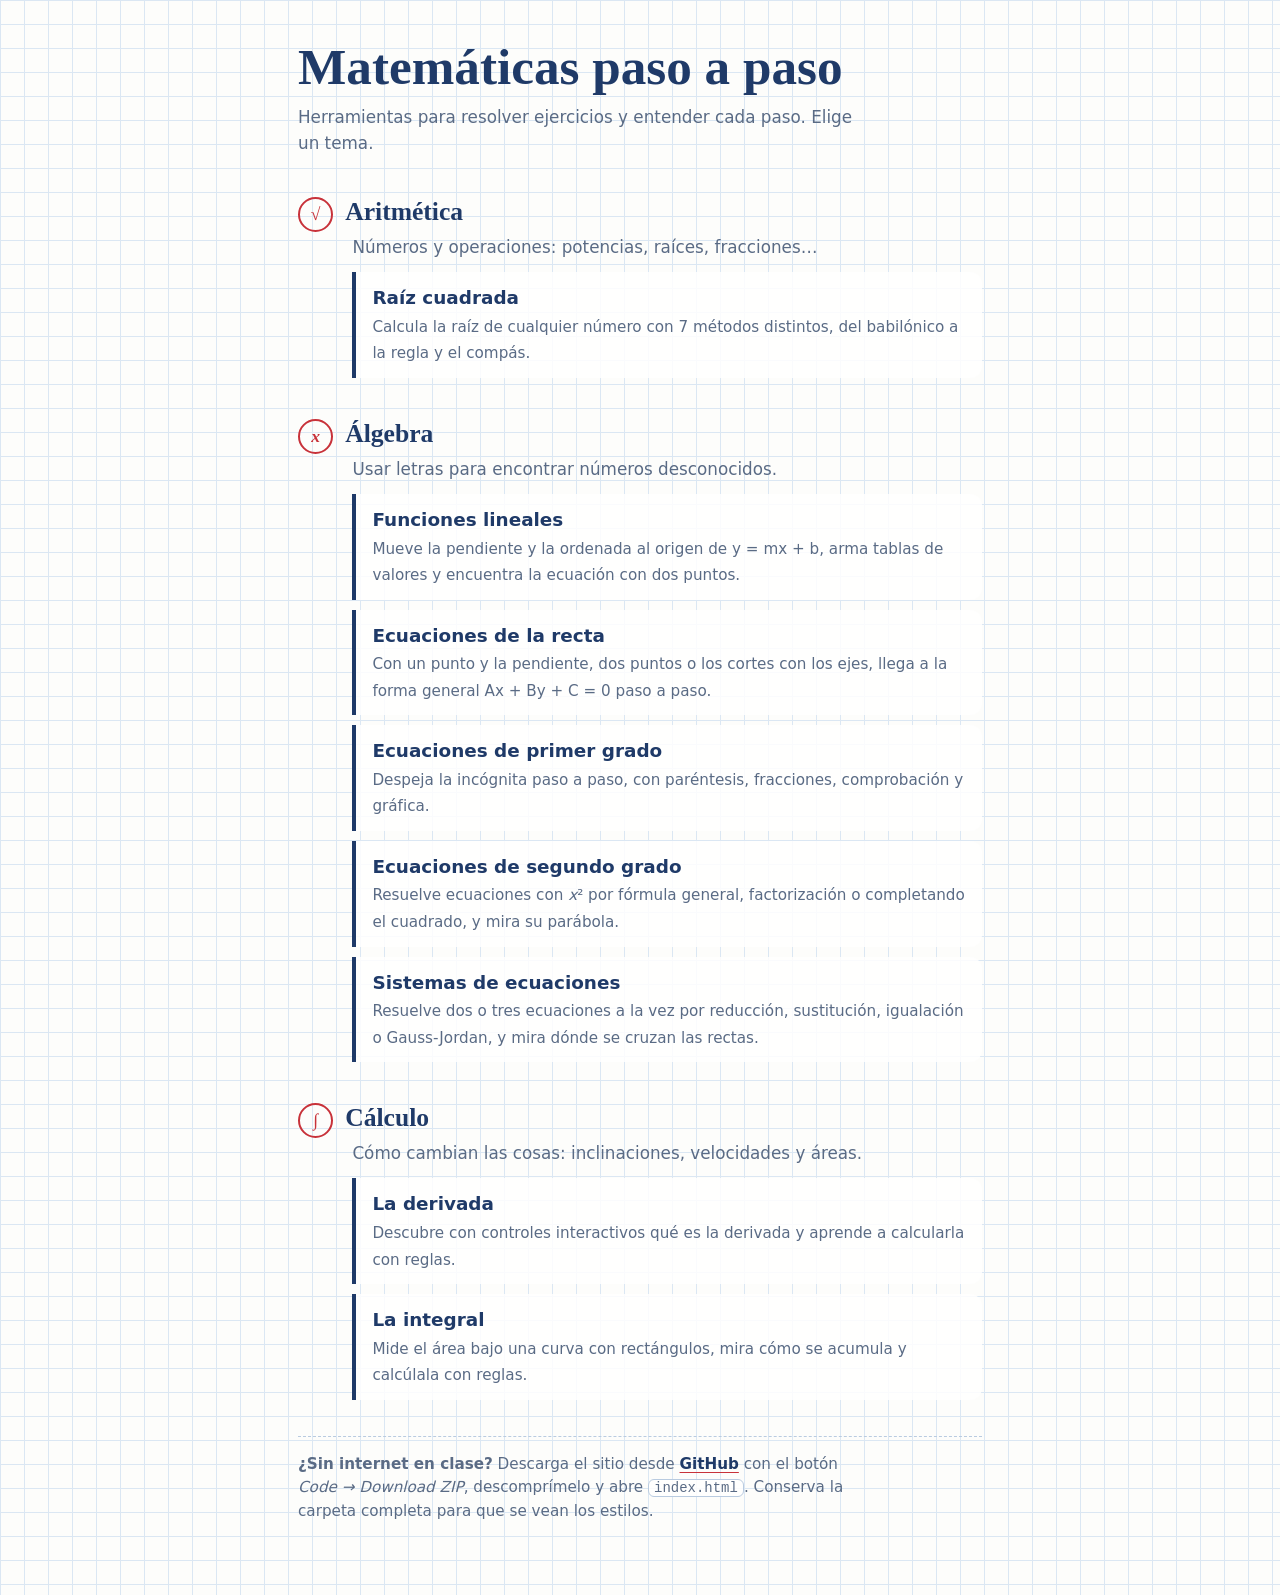
<file: index.html>
<!DOCTYPE html>
<html lang="es">
<head>
<meta charset="utf-8">
<meta name="viewport" content="width=device-width, initial-scale=1, viewport-fit=cover">
<title>Matemáticas paso a paso</title>
<link rel="stylesheet" href="css/tema.css">
<link rel="stylesheet" href="css/estilos.css">
</head>
<body class="pagina-inicio">
<main>
  <h1>Matemáticas paso a paso</h1>
  <p class="sub">Herramientas para resolver ejercicios y entender cada paso. Elige un tema.</p>

  <section aria-labelledby="t-aritmetica">
    <h2 id="t-aritmetica"><span class="marca" aria-hidden="true">√</span>Aritmética</h2>
    <p class="tema">Números y operaciones: potencias, raíces, fracciones…</p>
    <ul>
      <li><a class="herramienta" href="aritmetica/raiz-cuadrada.html">
        <strong>Raíz cuadrada</strong>
        <span>Calcula la raíz de cualquier número con 7 métodos distintos, del babilónico a la regla y el compás.</span>
      </a></li>
    </ul>
  </section>

  <section aria-labelledby="t-algebra">
    <h2 id="t-algebra"><span class="marca" aria-hidden="true"><i>x</i></span>Álgebra</h2>
    <p class="tema">Usar letras para encontrar números desconocidos.</p>
    <ul>
      <li><a class="herramienta" href="algebra/funciones-lineales.html">
        <strong>Funciones lineales</strong>
        <span>Mueve la pendiente y la ordenada al origen de y = mx + b, arma tablas de valores y encuentra la ecuación con dos puntos.</span>
      </a></li>
      <li><a class="herramienta" href="algebra/ecuaciones-recta.html">
        <strong>Ecuaciones de la recta</strong>
        <span>Con un punto y la pendiente, dos puntos o los cortes con los ejes, llega a la forma general Ax + By + C = 0 paso a paso.</span>
      </a></li>
      <li><a class="herramienta" href="algebra/ecuaciones-primer-grado.html">
        <strong>Ecuaciones de primer grado</strong>
        <span>Despeja la incógnita paso a paso, con paréntesis, fracciones, comprobación y gráfica.</span>
      </a></li>
      <li><a class="herramienta" href="algebra/ecuaciones-segundo-grado.html">
        <strong>Ecuaciones de segundo grado</strong>
        <span>Resuelve ecuaciones con <i>x</i>² por fórmula general, factorización o completando el cuadrado, y mira su parábola.</span>
      </a></li>
      <li><a class="herramienta" href="algebra/sistemas-ecuaciones.html">
        <strong>Sistemas de ecuaciones</strong>
        <span>Resuelve dos o tres ecuaciones a la vez por reducción, sustitución, igualación o Gauss-Jordan, y mira dónde se cruzan las rectas.</span>
      </a></li>
    </ul>
  </section>

  <section aria-labelledby="t-calculo">
    <h2 id="t-calculo"><span class="marca" aria-hidden="true">∫</span>Cálculo</h2>
    <p class="tema">Cómo cambian las cosas: inclinaciones, velocidades y áreas.</p>
    <ul>
      <li><a class="herramienta" href="calculo/derivadas.html">
        <strong>La derivada</strong>
        <span>Descubre con controles interactivos qué es la derivada y aprende a calcularla con reglas.</span>
      </a></li>
      <li><a class="herramienta" href="calculo/integrales.html">
        <strong>La integral</strong>
        <span>Mide el área bajo una curva con rectángulos, mira cómo se acumula y calcúlala con reglas.</span>
      </a></li>
    </ul>
  </section>

  <footer>
    <p class="en-linea"><strong>¿Sin internet en clase?</strong> Descarga el sitio desde <a href="https://github.com/hacknieto/math-notes">GitHub</a> con el botón <em>Code → Download ZIP</em>, descomprímelo y abre <code>index.html</code>. Conserva la carpeta completa para que se vean los estilos.</p>
    <p class="sin-internet">Estás usando la copia sin internet. La versión en línea, siempre actualizada, está en <a href="https://hacknieto.github.io/math-notes/">hacknieto.github.io/math-notes</a>.</p>
  </footer>
  <script>
    // Muestra solo el mensaje que corresponde: en línea o abierto desde la computadora.
    (function(){
      var local = location.protocol === 'file:';
      document.querySelector(local ? '.en-linea' : '.sin-internet').hidden = true;
    })();
  </script>
</main>
</body>
</html>
</file>
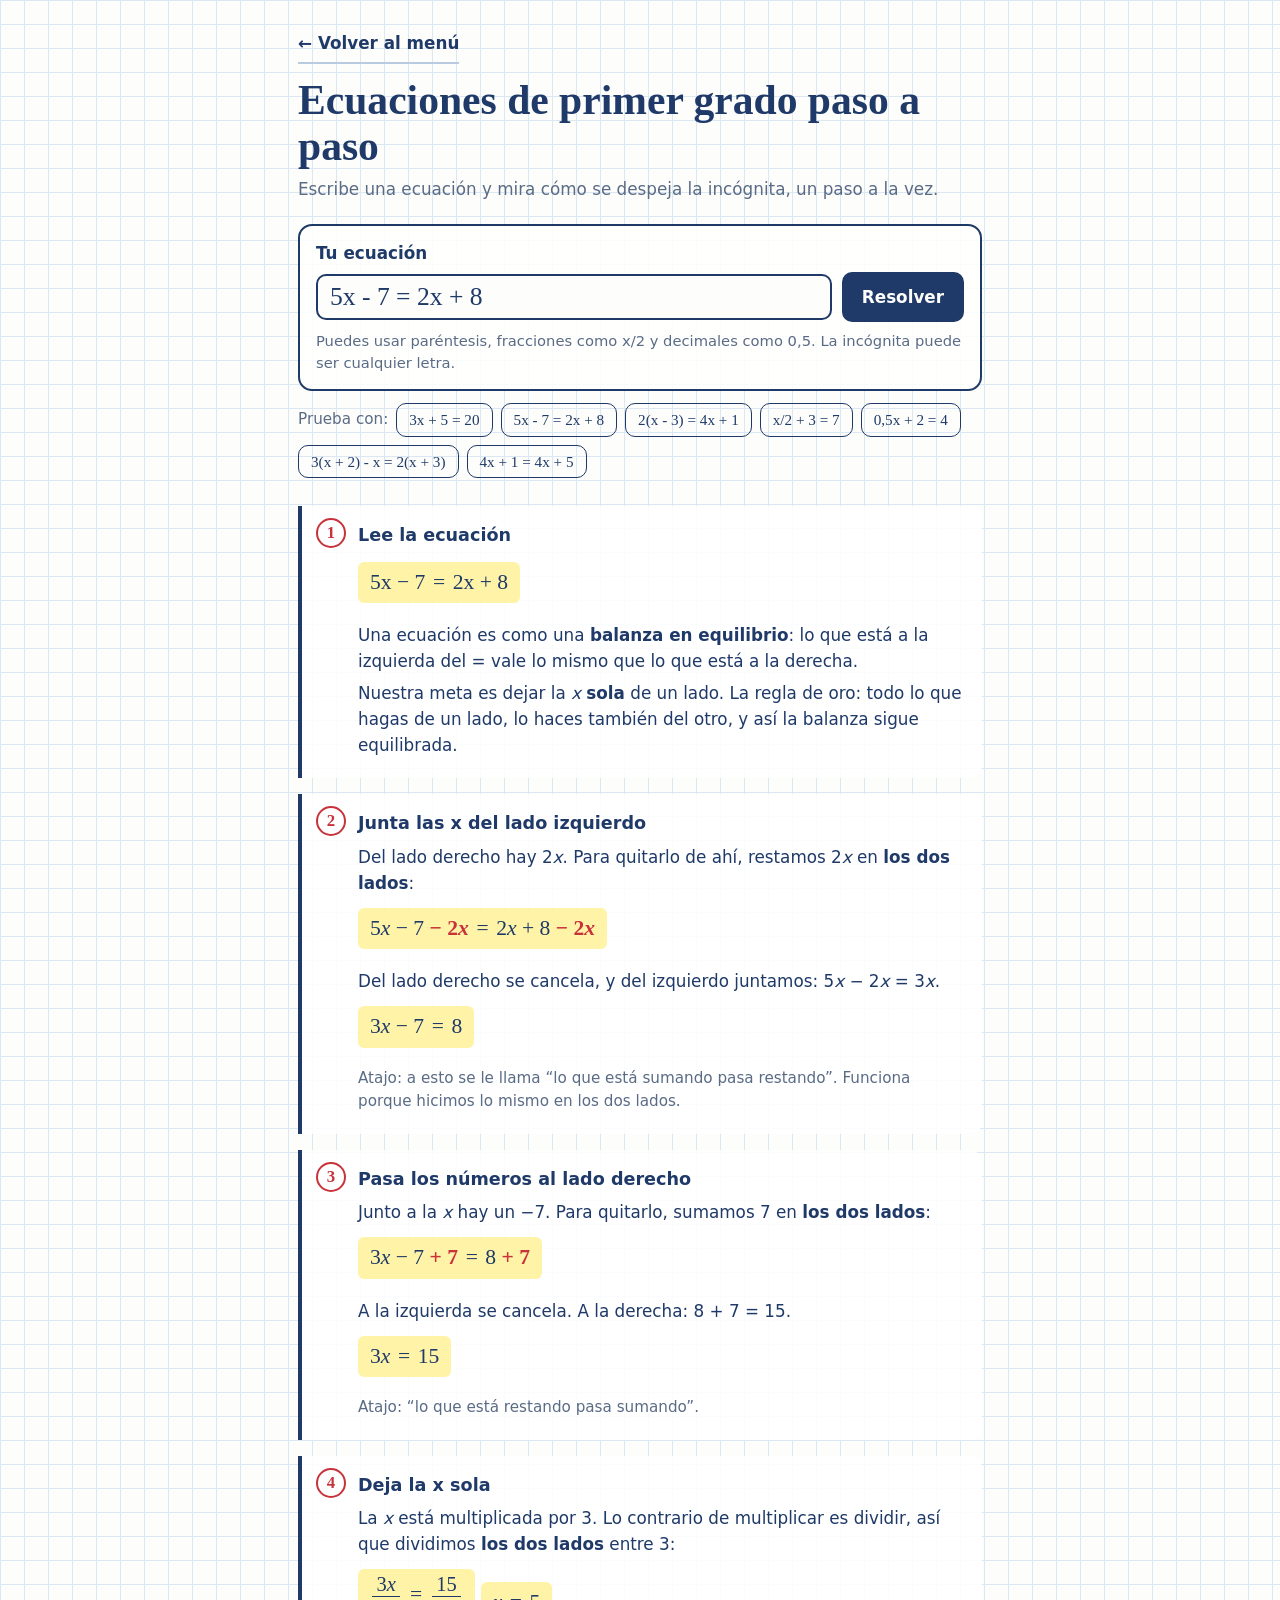
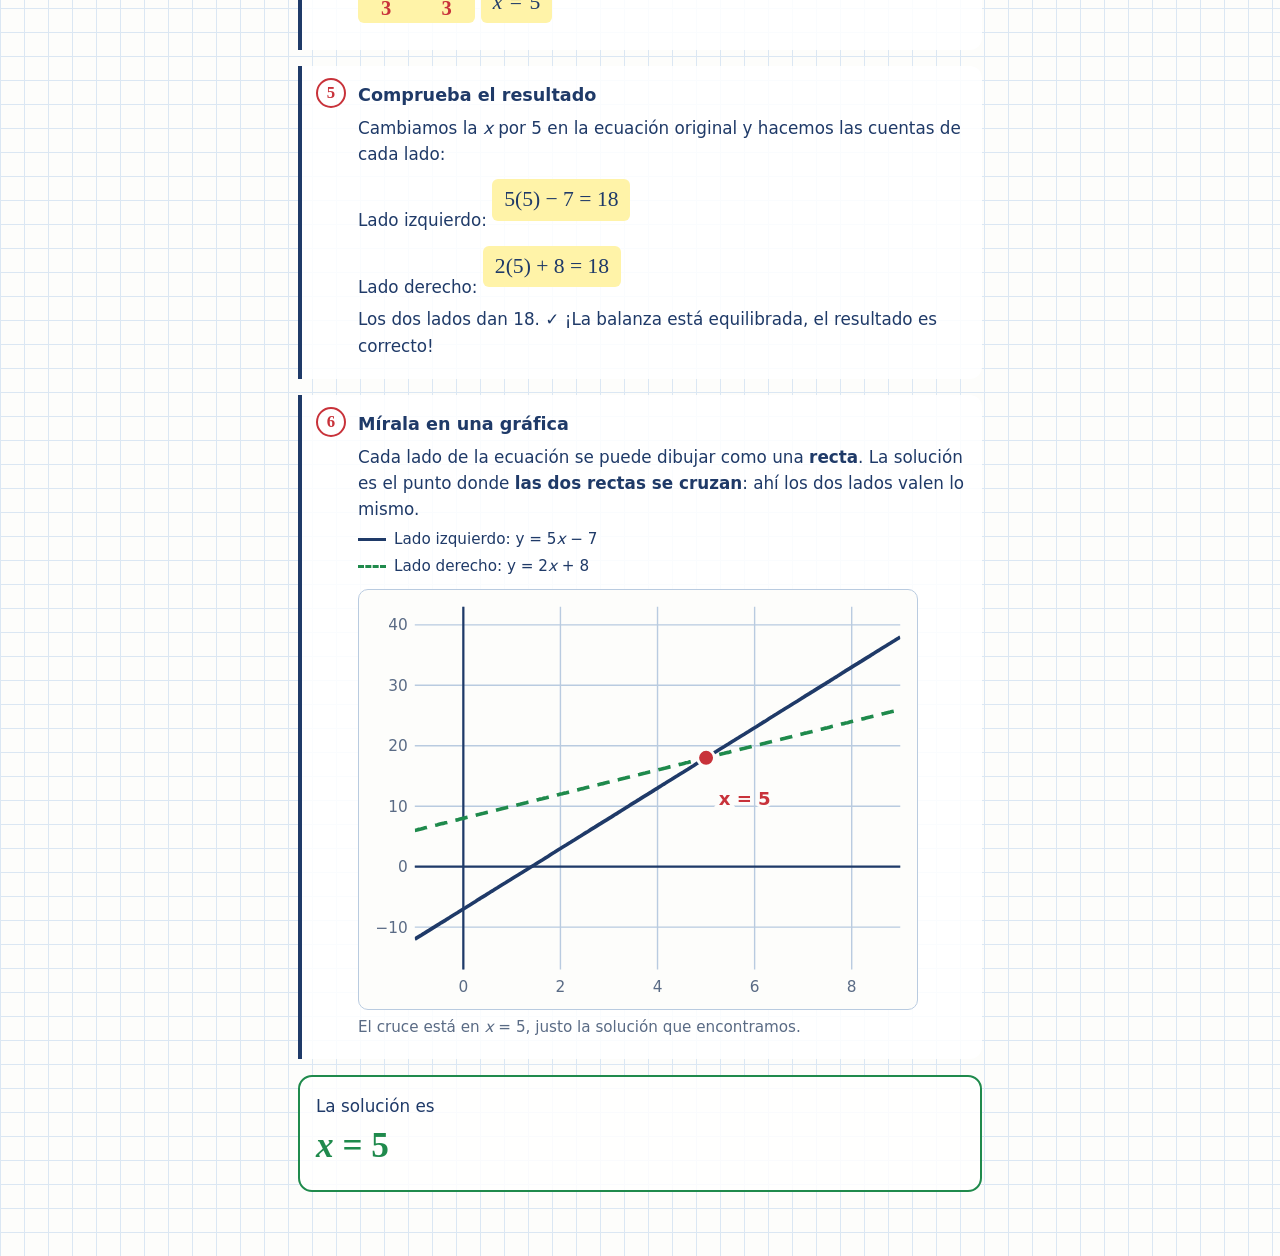
<file: algebra/ecuaciones-primer-grado.html>
<!DOCTYPE html>
<html lang="es">
<head>
<meta charset="utf-8">
<meta name="viewport" content="width=device-width, initial-scale=1, viewport-fit=cover">
<title>Ecuaciones de primer grado paso a paso</title>
<link rel="stylesheet" href="../css/tema.css">
<link rel="stylesheet" href="../css/estilos.css">
</head>
<body class="pagina-ecuaciones">
<main>
  <a class="volver" href="../index.html">← Volver al menú</a>
  <h1>Ecuaciones de primer grado paso a paso</h1>
  <p class="sub">Escribe una ecuación y mira cómo se despeja la incógnita, un paso a la vez.</p>

  <div class="panel">
    <label for="ec">Tu ecuación</label>
    <div class="entrada">
      <input id="ec" value="5x - 7 = 2x + 8" autocomplete="off" autocapitalize="off" spellcheck="false">
      <button id="resolver">Resolver</button>
    </div>
    <p class="ayuda">Puedes usar paréntesis, fracciones como x/2 y decimales como 0,5. La incógnita puede ser cualquier letra.</p>
  </div>
  <div class="ejemplos">Prueba con:
    <button>3x + 5 = 20</button><button>5x - 7 = 2x + 8</button><button>2(x - 3) = 4x + 1</button><button>x/2 + 3 = 7</button><button>0,5x + 2 = 4</button><button>3(x + 2) - x = 2(x + 3)</button><button>4x + 1 = 4x + 5</button>
  </div>

  <div id="salida" aria-live="polite"></div>
</main>

<script>
(function(){
  const $ = s => document.querySelector(s);

  // ---------- fracciones exactas ----------
  const gcd = (a, b) => { a = a < 0n ? -a : a; b = b < 0n ? -b : b; while (b) [a, b] = [b, a % b]; return a; };
  const lcm = (a, b) => a / gcd(a, b) * b;
  class Q {
    constructor(n, d = 1n){ if (d < 0n){ n = -n; d = -d; } const g = gcd(n, d) || 1n; this.n = n / g; this.d = d / g; }
    add(o){ return new Q(this.n*o.d + o.n*this.d, this.d*o.d); }
    sub(o){ return new Q(this.n*o.d - o.n*this.d, this.d*o.d); }
    mul(o){ return new Q(this.n*o.n, this.d*o.d); }
    div(o){ return new Q(this.n*o.d, this.d*o.n); }
    neg(){ return new Q(-this.n, this.d); }
    abs(){ return new Q(this.n < 0n ? -this.n : this.n, this.d); }
    zero(){ return this.n === 0n; }
    one(){ return this.n === 1n && this.d === 1n; }
    eq(o){ return this.n === o.n && this.d === o.d; }
    num(){ return Number(this.n) / Number(this.d); }
  }
  const Q0 = new Q(0n), Q1 = new Q(1n);
  const numQ = s => { const [i, f = ''] = s.split('.'); return new Q(BigInt((i || '0') + f), 10n ** BigInt(f.length)); };

  class Fallo extends Error {}
  const fallo = m => new Fallo(m);

  // ---------- lectura de la ecuación ----------
  function normalizar(s){
    return s.replace(/[−–—]/g, '-').replace(/[×·]/g, '*').replace(/÷/g, '/').replace(/\s+/g, '');
  }
  function tokens(s){
    const t = []; let i = 0;
    while (i < s.length){
      const c = s[i];
      if (/[0-9.,]/.test(c)){
        let j = i; while (j < s.length && /[0-9.,]/.test(s[j])) j++;
        const raw = s.slice(i, j), v = raw.replace(',', '.');
        if (/[.,].*[.,]/.test(raw) || v === '.') throw fallo(`Revisa el número “${raw}”: usa una sola coma o punto para los decimales.`);
        t.push({t:'num', v:numQ(v), dec: v.includes('.')}); i = j; continue;
      }
      if (/[a-zA-ZñÑ]/.test(c)){ t.push({t:'var', v:c.toLowerCase()}); i++; continue; }
      if ('+-*/()='.includes(c)){ t.push({t:c}); i++; continue; }
      if ('^²³'.includes(c)) throw fallo('Esta herramienta resuelve ecuaciones de primer grado: la incógnita no puede estar elevada a una potencia. Para ecuaciones con x² usa la herramienta de <a href="ecuaciones-segundo-grado.html">ecuaciones de segundo grado</a>.');
      throw fallo(`No reconozco el símbolo “${c}”.`);
    }
    return t;
  }
  const L = (a, b) => ({a, b});
  function mulL(u, v){
    if (!u.a.zero() && !v.a.zero()) throw fallo('Aparece la incógnita multiplicada por sí misma (eso sería x²). Para eso usa la herramienta de <a href="ecuaciones-segundo-grado.html">ecuaciones de segundo grado</a>.');
    return L(u.a.mul(v.b).add(v.a.mul(u.b)), u.b.mul(v.b));
  }
  function divL(u, v){
    if (!v.a.zero()) throw fallo('La incógnita quedó en el denominador (dividiendo). Esta herramienta solo resuelve ecuaciones donde la incógnita está arriba.');
    if (v.b.zero()) throw fallo('Hay una división entre cero, y eso no se puede hacer.');
    return L(u.a.div(v.b), u.b.div(v.b));
  }
  function leerLado(t){
    let p = 0;
    const ver = () => t[p], tomar = () => t[p++];
    function expr(){
      let v = termino();
      while (ver() && (ver().t === '+' || ver().t === '-')){
        const op = tomar().t, r = termino();
        v = op === '+' ? L(v.a.add(r.a), v.b.add(r.b)) : L(v.a.sub(r.a), v.b.sub(r.b));
      }
      return v;
    }
    function termino(){
      let v = unario();
      for (;;){
        const k = ver(); if (!k) break;
        if (k.t === '*'){ tomar(); v = mulL(v, unario()); }
        else if (k.t === '/'){ tomar(); v = divL(v, unario()); }
        else if (k.t === 'num' || k.t === 'var' || k.t === '('){ v = mulL(v, unario()); }
        else break;
      }
      return v;
    }
    function unario(){
      const k = ver();
      if (k && k.t === '-'){ tomar(); const u = unario(); return L(u.a.neg(), u.b.neg()); }
      if (k && k.t === '+'){ tomar(); return unario(); }
      return primario();
    }
    function primario(){
      const k = tomar();
      if (!k) throw fallo('A la ecuación le falta algo: revisa que no termine en un signo.');
      if (k.t === 'num') return L(Q0, k.v);
      if (k.t === 'var') return L(Q1, Q0);
      if (k.t === '('){
        const v = expr();
        if (!ver() || ver().t !== ')') throw fallo('Falta cerrar un paréntesis.');
        tomar(); return v;
      }
      throw fallo(k.t === ')' ? 'Hay un paréntesis que se cierra sin haberse abierto.' : `Hay un signo “${k.t}” fuera de lugar.`);
    }
    if (!t.length) throw fallo('Uno de los lados de la ecuación está vacío.');
    const v = expr();
    if (p < t.length) throw fallo(t[p].t === ')' ? 'Sobra un paréntesis de cierre.' : 'Revisa cómo está escrita la ecuación.');
    return v;
  }

  // ---------- cómo se ven las cosas ----------
  let X = 'x';
  const xHTML = () => `<i>${X}</i>`;
  const qHTML = q => q.d === 1n ? q.n.toString() : `<span class="frac"><span>${q.n}</span><span>${q.d}</span></span>`;
  const qFirmado = q => (q.n < 0n ? '−' : '') + qHTML(q.abs());
  const qTexto = q => (q.n < 0n ? '−' : '') + (q.d === 1n ? (q.n < 0n ? -q.n : q.n) : `${q.n < 0n ? -q.n : q.n}/${q.d}`);
  function terminos(lista){
    const it = lista.filter(t => !t.q.zero());
    if (!it.length) return '0';
    return it.map((t, i) => {
      const neg = t.q.n < 0n, ab = t.q.abs();
      const cuerpo = t.x ? (ab.one() ? '' : qHTML(ab)) + xHTML() : qHTML(ab);
      const s = (i === 0 ? (neg ? '−' : '') : (neg ? ' − ' : ' + ')) + cuerpo;
      return t.hl ? `<span class="rojo">${s}</span>` : s;
    }).join('');
  }
  const lado = (u, extra = []) => terminos([{q:u.a, x:true}, {q:u.b, x:false}, ...extra]);
  const ec = (izq, der) => `<div class="ec">${izq}<span class="igual">=</span>${der}</div>`;
  const bonito = s => s.replace(/\*/g, ' × ').replace(/-/g, ' − ').replace(/\+/g, ' + ').replace(/=/g, ' = ').replace(/\s+/g, ' ').replace(/\( /g, '(').replace(/^ − /, '−').replace(/= − /, '= −').replace(/\(\s*−\s*/g, '(−').trim();
  const paso = (titulo, cuerpo) => `<li><h2>${titulo}</h2>${cuerpo}</li>`;
  const signoFrase = q => q.n < 0n ? 'sumamos' : 'restamos';

  function ejemploParentesis(s){
    const m = /(\d+(?:[.,]\d+)?)?\(([^()]+)\)/.exec(s);
    if (!m) return '';
    const despues = s[m.index + m[0].length];
    if (despues === '/') return '';
    const antes = s[m.index - 1];
    if (antes && /[a-zA-Z)]/.test(antes)) return '';
    let k = m[1] ? numQ(m[1].replace(',', '.')) : Q1;
    if (antes === '-') k = k.neg();
    let dentro; try { dentro = leerLado(tokens(m[2])); } catch(e){ return ''; }
    const r = L(dentro.a.mul(k), dentro.b.mul(k));
    const izq = `${antes === '-' ? '−' : ''}${m[1] || ''}(${bonito(m[2])})`;
    let nota = 'Para quitar un paréntesis, multiplicamos el número de afuera por <strong>cada</strong> término de adentro:';
    if (!m[1] && antes === '-') nota = 'Un signo menos antes de un paréntesis cambia el signo de <strong>todo</strong> lo que está adentro:';
    else if (!m[1]) nota = 'Este paréntesis no tiene número enfrente, así que solo lo quitamos:';
    return `<p>${nota}</p><div class="ec">${izq}<span class="igual">=</span>${lado(r)}</div>
      ${m[1] && antes === '-' ? '<p class="pista">Fíjate en los signos: menos por más da menos, y menos por menos da más.</p>' : ''}`;
  }

  // ---------- gráfica (SVG sin librerías) ----------
  let idGraf = 0;
  const fmtG = v => { const r = Math.round(v * 1e6) / 1e6; return (Object.is(r, -0) ? 0 : r).toLocaleString('es-ES', {maximumFractionDigits:2, useGrouping:false}).replace('-', '−'); };
  function paso10(span){
    const raw = span / 6, p = Math.pow(10, Math.floor(Math.log10(raw))), f = raw / p;
    return (f < 1.5 ? 1 : f < 3 ? 2 : f < 7 ? 5 : 10) * p;
  }
  function grafica({xmin, xmax, ymin, ymax, curvas = [], puntos = [], titulo = 'Gráfica'}){
    const W = 400, H = 300, ml = 40, mr = 12, mt = 12, mb = 28;
    const sx = x => ml + (x - xmin) / (xmax - xmin) * (W - ml - mr);
    const sy = y => mt + (ymax - y) / (ymax - ymin) * (H - mt - mb);
    const id = 'clip' + (++idGraf);
    let g = '';
    const dx = paso10(xmax - xmin), dy = paso10(ymax - ymin);
    for (let x = Math.ceil(xmin / dx) * dx; x <= xmax + 1e-9; x += dx){
      const X = sx(x).toFixed(1);
      g += `<line x1="${X}" y1="${mt}" x2="${X}" y2="${H - mb}" class="g-red"/><text x="${X}" y="${H - mb + 16}" text-anchor="middle" class="g-num">${fmtG(x)}</text>`;
    }
    for (let y = Math.ceil(ymin / dy) * dy; y <= ymax + 1e-9; y += dy){
      const Y = sy(y).toFixed(1);
      g += `<line x1="${ml}" y1="${Y}" x2="${W - mr}" y2="${Y}" class="g-red"/><text x="${ml - 5}" y="${(+Y + 4).toFixed(1)}" text-anchor="end" class="g-num">${fmtG(y)}</text>`;
    }
    if (xmin <= 0 && xmax >= 0) g += `<line x1="${sx(0).toFixed(1)}" y1="${mt}" x2="${sx(0).toFixed(1)}" y2="${H - mb}" class="g-eje"/>`;
    if (ymin <= 0 && ymax >= 0) g += `<line x1="${ml}" y1="${sy(0).toFixed(1)}" x2="${W - mr}" y2="${sy(0).toFixed(1)}" class="g-eje"/>`;
    let c = '';
    curvas.forEach(cv => {
      const pts = [];
      for (let i = 0; i <= 240; i++){
        const x = xmin + (xmax - xmin) * i / 240, y = cv.f(x);
        const Y = Math.max(-2000, Math.min(2000, sy(y)));
        pts.push(`${sx(x).toFixed(1)},${Y.toFixed(1)}`);
      }
      c += `<polyline points="${pts.join(' ')}" class="${cv.clase || 'g-c1'}"/>`;
    });
    let p = '';
    puntos.forEach(pt => {
      const X = sx(pt.x), Y = sy(pt.y);
      p += `<circle cx="${X.toFixed(1)}" cy="${Y.toFixed(1)}" r="6" class="${pt.clase || 'g-pt'}"/>`;
      if (pt.texto){
        const izq = pt.izq ?? (X > W * 0.62), abajo = pt.dy ?? (pt.abajo ? 20 : -10);
        p += `<text x="${(X + (izq ? -9 : 9)).toFixed(1)}" y="${Math.max(mt + 12, Math.min(H - mb - 4, Y + abajo)).toFixed(1)}" text-anchor="${izq ? 'end' : 'start'}" class="${pt.claseTxt || 'g-txt'}">${pt.texto}</text>`;
      }
    });
    return `<div class="grafica"><svg viewBox="0 0 ${W} ${H}" role="img" aria-label="${titulo}">
      <defs><clipPath id="${id}"><rect x="${ml}" y="${mt}" width="${W - ml - mr}" height="${H - mt - mb}"/></clipPath></defs>
      ${g}<g clip-path="url(#${id})">${c}</g>${p}</svg></div>`;
  }
  function rangoY(valores, incluirCero){
    let lo = Math.min(...valores), hi = Math.max(...valores);
    if (incluirCero){ lo = Math.min(lo, 0); hi = Math.max(hi, 0); }
    if (hi - lo < 1e-9){ lo -= 2; hi += 2; }
    const pad = (hi - lo) * 0.1;
    return [lo - pad, hi + pad];
  }

  function pasoGrafica(I0, D0, sol){
    const fI = x => I0.a.num()*x + I0.b.num(), fD = x => D0.a.num()*x + D0.b.num();
    let xmin, xmax;
    if (sol === null){ xmin = -5; xmax = 5; }
    else {
      const s = sol.num();
      if (Math.abs(s) < 20){ xmin = Math.min(s - 4, -1); xmax = Math.max(s + 4, 1); }
      else { xmin = s - 5; xmax = s + 5; }
    }
    const vals = [fI(xmin), fI(xmax), fD(xmin), fD(xmax)];
    const [ymin, ymax] = rangoY(vals, false);
    const pts = sol === null ? [] : [{x:sol.num(), y:fI(sol.num()), texto:`${X} = ${fmtG(sol.num())}`, dy:34, izq:false}];
    const plano = u => lado(u).replace(/<[^>]+>/g, '');
    let expl;
    if (sol !== null) expl = `<p>Cada lado de la ecuación se puede dibujar como una <strong>recta</strong>. La solución es el punto donde <strong>las dos rectas se cruzan</strong>: ahí los dos lados valen lo mismo.</p>`;
    else if (I0.a.eq(D0.a) && I0.b.eq(D0.b)) expl = `<p>Los dos lados son <strong>la misma recta</strong>: están encimadas en todos sus puntos. Por eso cualquier número es solución.</p>`;
    else expl = `<p>Las dos rectas son <strong>paralelas</strong>: nunca se cruzan. Por eso no hay ningún número que haga iguales a los dos lados.</p>`;
    return paso('Mírala en una gráfica',
      `${expl}
       <div class="leyenda"><span><span class="l"></span>Lado izquierdo: y = ${lado(I0)}</span><span><span class="l l2"></span>Lado derecho: y = ${lado(D0)}</span></div>
       ${grafica({xmin, xmax, ymin, ymax, curvas:[{f:fI}, {f:fD, clase:'g-c2'}], puntos:pts, titulo:`Rectas y = ${plano(I0)} y y = ${plano(D0)}`})}
       ${sol !== null ? `<p class="pista">El cruce está en ${xHTML()} = ${fmtG(sol.num())}, justo la solución que encontramos.</p>` : ''}`);
  }

  // ---------- resolver ----------
  function resolver(){
    const out = $('#salida');
    const crudo = $('#ec').value.trim();
    try {
      const s = normalizar(crudo);
      const t = tokens(s);
      const letras = [...new Set(t.filter(k => k.t === 'var').map(k => k.v))];
      if (letras.length === 0) throw fallo('La ecuación necesita una incógnita, por ejemplo x.');
      if (letras.length > 1) throw fallo(`Usa una sola letra como incógnita. Encontré varias: ${letras.join(', ')}.`);
      X = letras[0];
      const iguales = t.filter(k => k.t === '=').length;
      if (iguales !== 1) throw fallo(iguales === 0 ? 'Falta el signo = que separa los dos lados de la ecuación.' : 'La ecuación debe tener un solo signo =.');
      const pos = t.findIndex(k => k.t === '=');
      const izqT = t.slice(0, pos), derT = t.slice(pos + 1);
      const izq0 = leerLado(izqT), der0 = leerLado(derT);
      const [izqTxt, derTxt] = s.split('=');
      out.innerHTML = pasos(s, izqTxt, derTxt, izq0, der0, t);
    } catch(e){
      if (e instanceof Fallo){ out.innerHTML = `<p class="error">${e.message}</p>`; return; }
      throw e;
    }
  }

  function pasos(s, izqTxt, derTxt, izq0, der0, t){
    let h = '<ol class="pasos">';
    let I = izq0, D = der0;

    h += paso('Lee la ecuación',
      `${ec(bonito(izqTxt), bonito(derTxt))}
       <p>Una ecuación es como una <strong>balanza en equilibrio</strong>: lo que está a la izquierda del = vale lo mismo que lo que está a la derecha.</p>
       <p>Nuestra meta es dejar la ${xHTML()} <strong>sola</strong> de un lado. La regla de oro: todo lo que hagas de un lado, lo haces también del otro, y así la balanza sigue equilibrada.</p>`);

    // 1) simplificar cada lado
    const plano = u => { const tx = lado(u).replace(/<[^>]+>/g, ''); return tx.replace(/\s+/g, ''); };
    const original = s.replace(/-/g, '−');
    const simple = plano(I) + '=' + plano(D);
    const hayPar = s.includes('(');
    const hayDiv = t.some(k => k.t === '/');
    const hayDec = t.some(k => k.t === 'num' && k.dec);
    if (simple !== original){
      let expl = '';
      if (hayPar) expl += ejemploParentesis(s);
      if (hayDec) expl += '<p>Los decimales los escribimos como fracciones para trabajar con números exactos. Por ejemplo, 0,5 = <span class="frac"><span>1</span><span>2</span></span>.</p>';
      if (hayDiv) expl += `<p>Dividir entre un número es lo mismo que multiplicar por una fracción. Por ejemplo, ${xHTML()}/2 es lo mismo que <span class="frac"><span>1</span><span>2</span></span>${xHTML()}, la mitad de ${xHTML()}.</p>`;
      expl += `<p>Luego juntamos los términos parecidos de cada lado: los que tienen ${xHTML()} con los que tienen ${xHTML()}, y los números solos con los números solos. Escribimos primero los de ${xHTML()}.</p>`;
      h += paso('Ordena cada lado', `${expl}<p>Queda:</p>${ec(lado(I), lado(D))}`);
    }

    // 2) quitar fracciones
    let m = 1n;
    [I.a, I.b, D.a, D.b].forEach(q => { m = lcm(m, q.d); });
    if (m > 1n){
      const M = new Q(m);
      const I2 = L(I.a.mul(M), I.b.mul(M)), D2 = L(D.a.mul(M), D.b.mul(M));
      h += paso('Quita las fracciones',
        `<p>Las fracciones complican las cuentas. Para quitarlas, multiplicamos <strong>los dos lados</strong> por ${m}, que es un número que todos los denominadores (los de abajo) dividen exacto:</p>
         ${ec(`<span class="rojo">${m} ×</span> (${lado(I)})`, `<span class="rojo">${m} ×</span> (${lado(D)})`)}
         <p>Multiplicamos ${m} por cada término:</p>${ec(lado(I2), lado(D2))}
         <p class="pista">Si hay varios denominadores, se usa su mínimo común múltiplo: el número más pequeño que todos dividen exacto.</p>`);
      I = I2; D = D2;
    }

    // 3) si la incógnita solo está a la derecha, voltear
    if (I.a.zero() && !D.a.zero()){
      h += paso('Voltea la ecuación',
        `<p>La ${xHTML()} está solo del lado derecho. Como los dos lados valen lo mismo, podemos intercambiarlos para tenerla a la izquierda:</p>${ec(lado(D), lado(I))}`);
      [I, D] = [D, I];
    }

    // 4) pasar la incógnita a la izquierda
    if (!D.a.zero()){
      const c = D.a, menos = c.neg();
      const I2 = L(I.a.sub(c), I.b), D2 = L(Q0, D.b);
      const termC = `${c.abs().one() ? '' : qHTML(c.abs())}${xHTML()}`;
      h += paso(`Junta las ${X} del lado izquierdo`,
        `<p>Del lado derecho hay ${c.n < 0n ? '−' : ''}${termC}. Para quitarlo de ahí, ${signoFrase(c)} ${termC} en <strong>los dos lados</strong>:</p>
         ${ec(lado(I, [{q:menos, x:true, hl:true}]), lado(D, [{q:menos, x:true, hl:true}]))}
         <p>Del lado derecho se cancela, y del izquierdo juntamos: ${qFirmado(I.a)}${xHTML()} ${c.n < 0n ? '+' : '−'} ${qHTML(c.abs())}${xHTML()} = ${qFirmado(I2.a)}${xHTML()}.</p>
         ${ec(lado(I2), lado(D2))}
         <p class="pista">Atajo: a esto se le llama “lo que está ${c.n < 0n ? 'restando pasa sumando' : 'sumando pasa restando'}”. Funciona porque hicimos lo mismo en los dos lados.</p>`);
      I = I2; D = D2;
    }

    // casos especiales: la incógnita desapareció
    if (I.a.zero()){
      const igual = I.b.eq(D.b);
      h += paso(`¡La ${X} desapareció!`,
        igual
          ? `<p>Nos quedó ${qFirmado(I.b)} = ${qFirmado(D.b)}, que siempre es verdad, sin importar cuánto valga ${xHTML()}.</p>
             <p>Pruébalo: con ${xHTML()} = 1, el lado izquierdo da ${qFirmado(izq0.a.add(izq0.b))} y el derecho da ${qFirmado(der0.a.add(der0.b))}. Con ${xHTML()} = 10: ${qFirmado(izq0.a.mul(new Q(10n)).add(izq0.b))} y ${qFirmado(der0.a.mul(new Q(10n)).add(der0.b))}.</p>`
          : `<p>Nos quedó ${qFirmado(I.b)} = ${qFirmado(D.b)}, que es <strong>falso</strong>. No importa qué número pongas en lugar de ${xHTML()}: los dos lados nunca van a ser iguales.</p>`);
      h += pasoGrafica(izq0, der0, null) + '</ol>';
      return h + `<div class="resultado otro"><div class="grande">${igual ? 'Tiene infinitas soluciones' : 'No tiene solución'}</div>
        <div class="pista">${igual ? `Cualquier número que pongas en lugar de ${xHTML()} cumple la ecuación. A esto se le llama identidad.` : 'Los dos lados nunca pueden valer lo mismo.'}</div></div>`;
    }

    // 5) pasar los números a la derecha
    if (!I.b.zero()){
      const b = I.b, menos = b.neg();
      const I2 = L(I.a, Q0), D2 = L(Q0, D.b.sub(b));
      h += paso('Pasa los números al lado derecho',
        `<p>Junto a la ${xHTML()} hay un ${qFirmado(b)}. Para quitarlo, ${signoFrase(b)} ${qHTML(b.abs())} en <strong>los dos lados</strong>:</p>
         ${ec(lado(I, [{q:menos, x:false, hl:true}]), lado(D, [{q:menos, x:false, hl:true}]))}
         <p>A la izquierda se cancela. A la derecha: ${qFirmado(D.b)} ${b.n < 0n ? '+' : '−'} ${qHTML(b.abs())} = ${qFirmado(D2.b)}.</p>
         ${ec(lado(I2), lado(D2))}
         <p class="pista">Atajo: “lo que está ${b.n < 0n ? 'restando pasa sumando' : 'sumando pasa restando'}”.</p>`);
      I = I2; D = D2;
    }

    // 6) dividir entre el coeficiente
    const a = I.a, sol = D.b.div(a);
    if (!a.one()){
      const den = a.n < 0n ? `(${qFirmado(a)})` : qHTML(a);
      h += paso(`Deja la ${X} sola`,
        `<p>La ${xHTML()} está multiplicada por ${qFirmado(a)}. Lo contrario de multiplicar es dividir, así que dividimos <strong>los dos lados</strong> entre ${qFirmado(a)}:</p>
         <div class="ec"><span class="frac"><span>${lado(I)}</span><span class="rojo">${den}</span></span><span class="igual">=</span><span class="frac"><span>${qFirmado(D.b)}</span><span class="rojo">${den}</span></span></div>
         ${ec(xHTML(), qFirmado(sol))}
         ${a.n < 0n ? `<p class="pista">Al dividir entre un número negativo cambia el signo: menos entre menos da más, y más entre menos da menos.</p>` : ''}
         ${sol.d !== 1n ? `<p class="pista">El resultado es una fracción. Se deja así porque es exacto; como decimal es aproximadamente ${sol.num().toLocaleString('es-ES', {maximumFractionDigits:4})}.</p>` : ''}`);
    }

    // 7) comprobar
    const ev = u => u.a.mul(sol).add(u.b);
    const valTxt = `(${qTexto(sol)})`;
    const simpleVal = sol.d === 1n && sol.n >= 0n;
    const sust = txt => bonito(txt).replace(new RegExp(X, 'gi'), (m, i, str) => {
      const antes = str[i - 1];
      return (simpleVal && !(antes && /[0-9)]/.test(antes))) ? qTexto(sol) : valTxt;
    });
    const vi = ev(izq0), vd = ev(der0);
    h += paso('Comprueba el resultado',
      `<p>Cambiamos la ${xHTML()} por ${qFirmado(sol)} en la ecuación original y hacemos las cuentas de cada lado:</p>
       <p>Lado izquierdo: <span class="ec">${sust(izqTxt)} = ${qFirmado(vi)}</span></p>
       <p>Lado derecho: <span class="ec">${sust(derTxt)} = ${qFirmado(vd)}</span></p>
       <p>${vi.eq(vd) ? `Los dos lados dan ${qFirmado(vi)}. ✓ ¡La balanza está equilibrada, el resultado es correcto!` : 'Los lados no coinciden; revisa la ecuación.'}</p>`);
    h += pasoGrafica(izq0, der0, sol);
    h += '</ol>';
    return h + `<div class="resultado"><div>La solución es</div><div class="grande">${xHTML()} = ${qFirmado(sol)}</div>
      ${sol.d !== 1n ? `<div class="pista">Aproximadamente ${sol.num().toLocaleString('es-ES', {maximumFractionDigits:4})}.</div>` : ''}</div>`;
  }

  $('#resolver').addEventListener('click', resolver);
  $('#ec').addEventListener('keydown', e => { if (e.key === 'Enter') resolver(); });
  document.querySelectorAll('.ejemplos button').forEach(b =>
    b.addEventListener('click', () => { $('#ec').value = b.textContent; resolver(); }));
  resolver();
})();
</script>
</body>
</html>
</file>
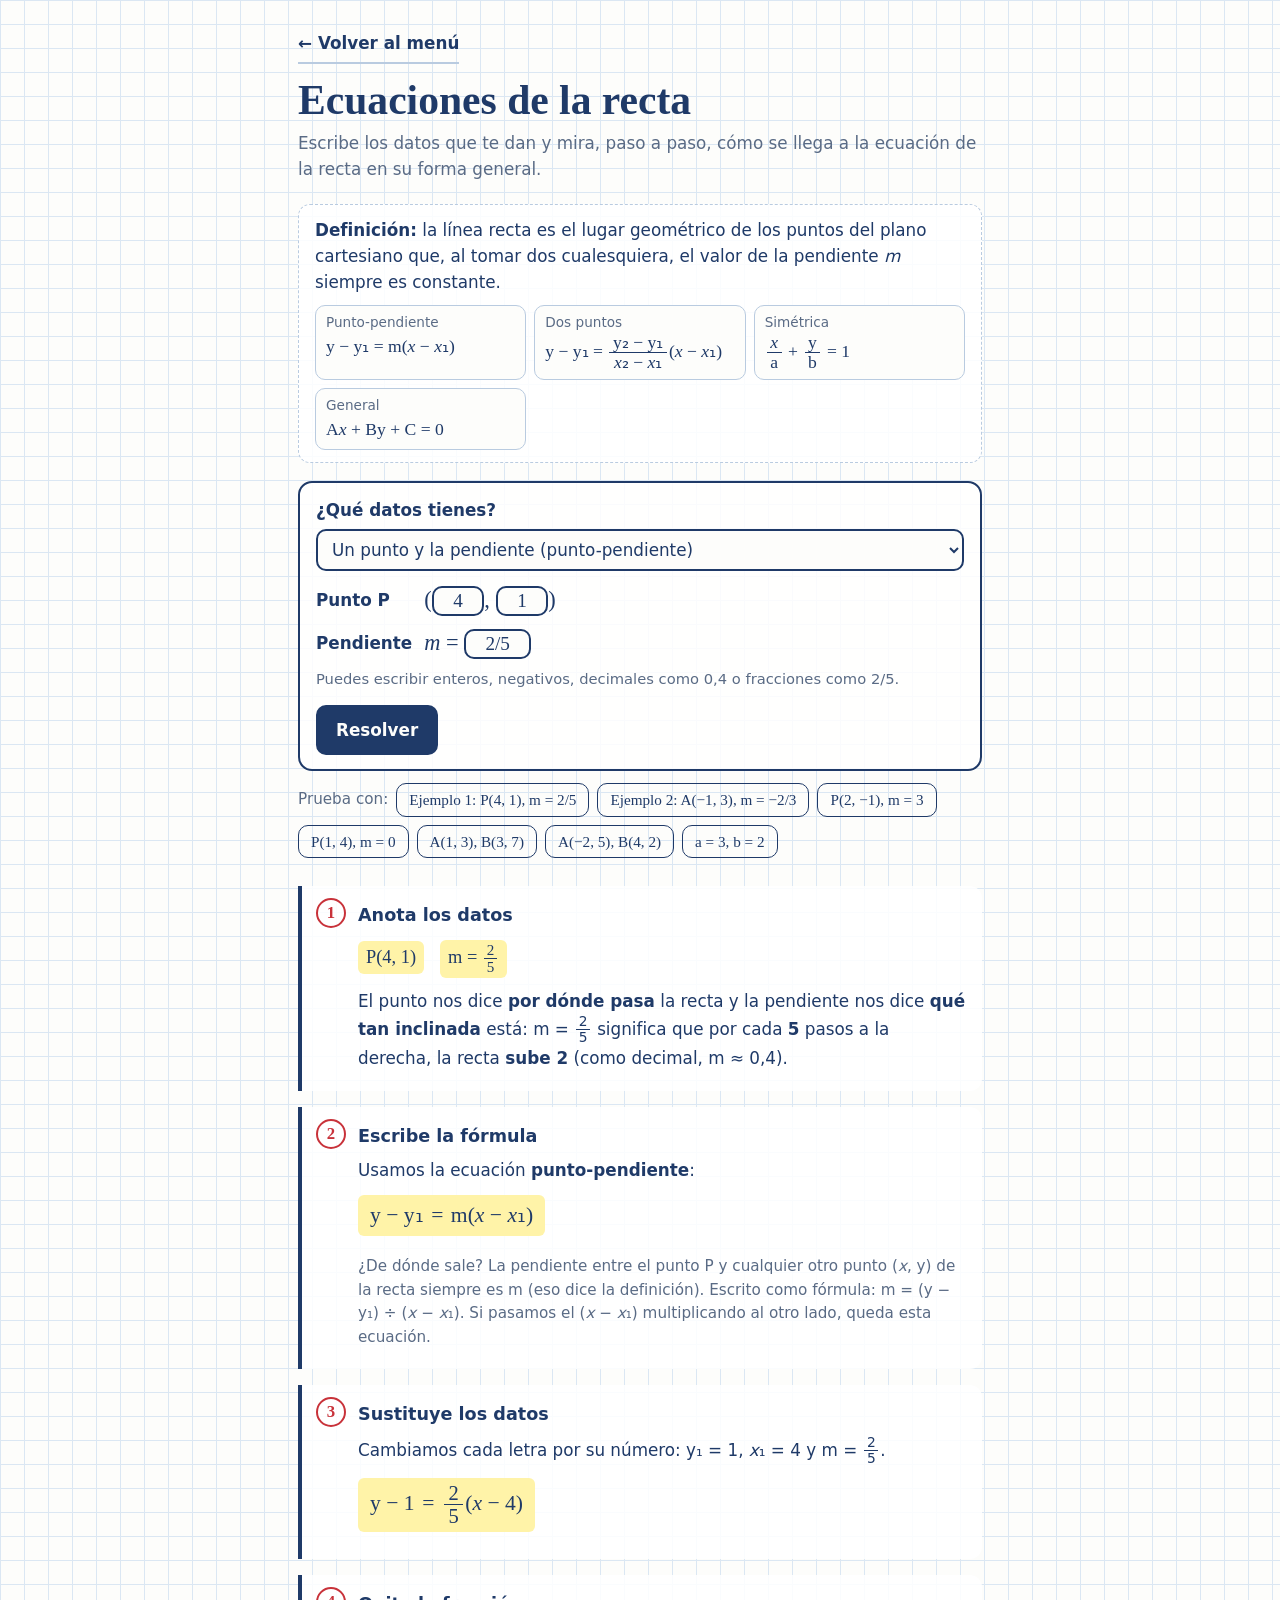
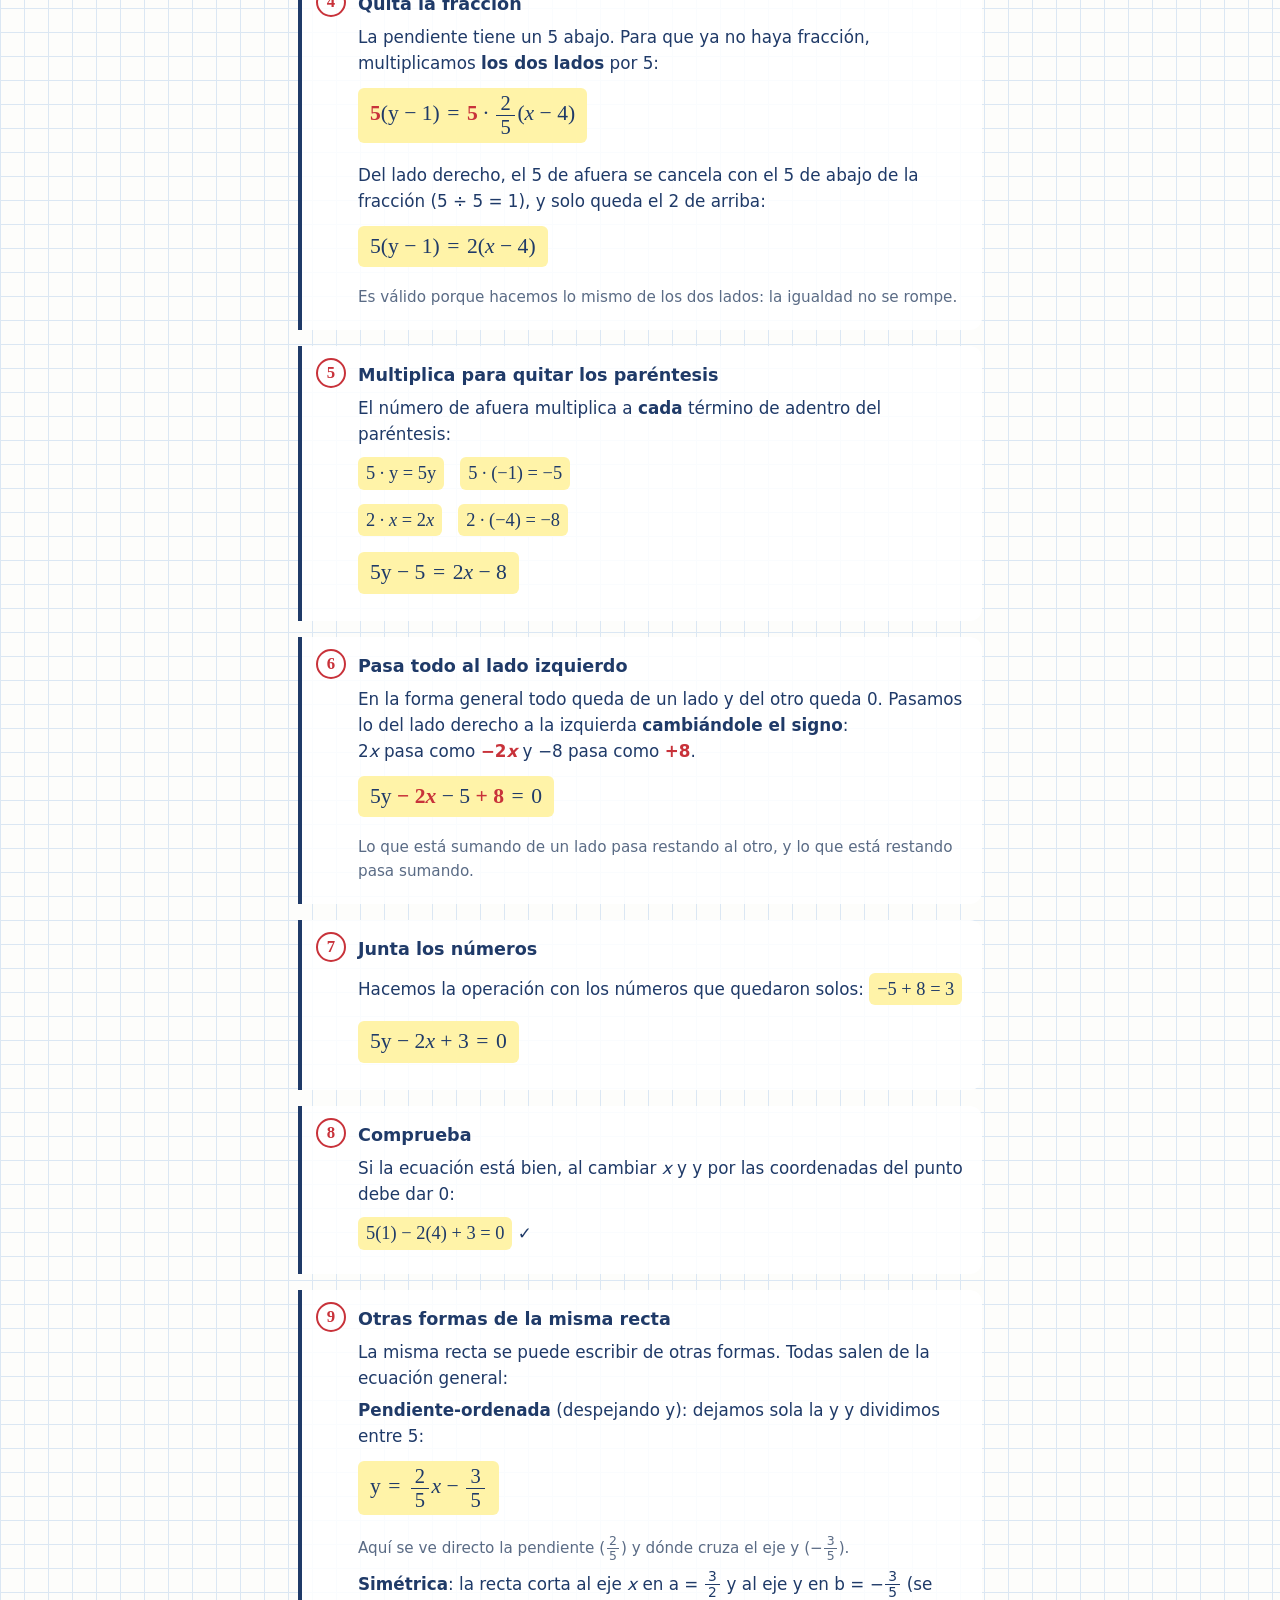
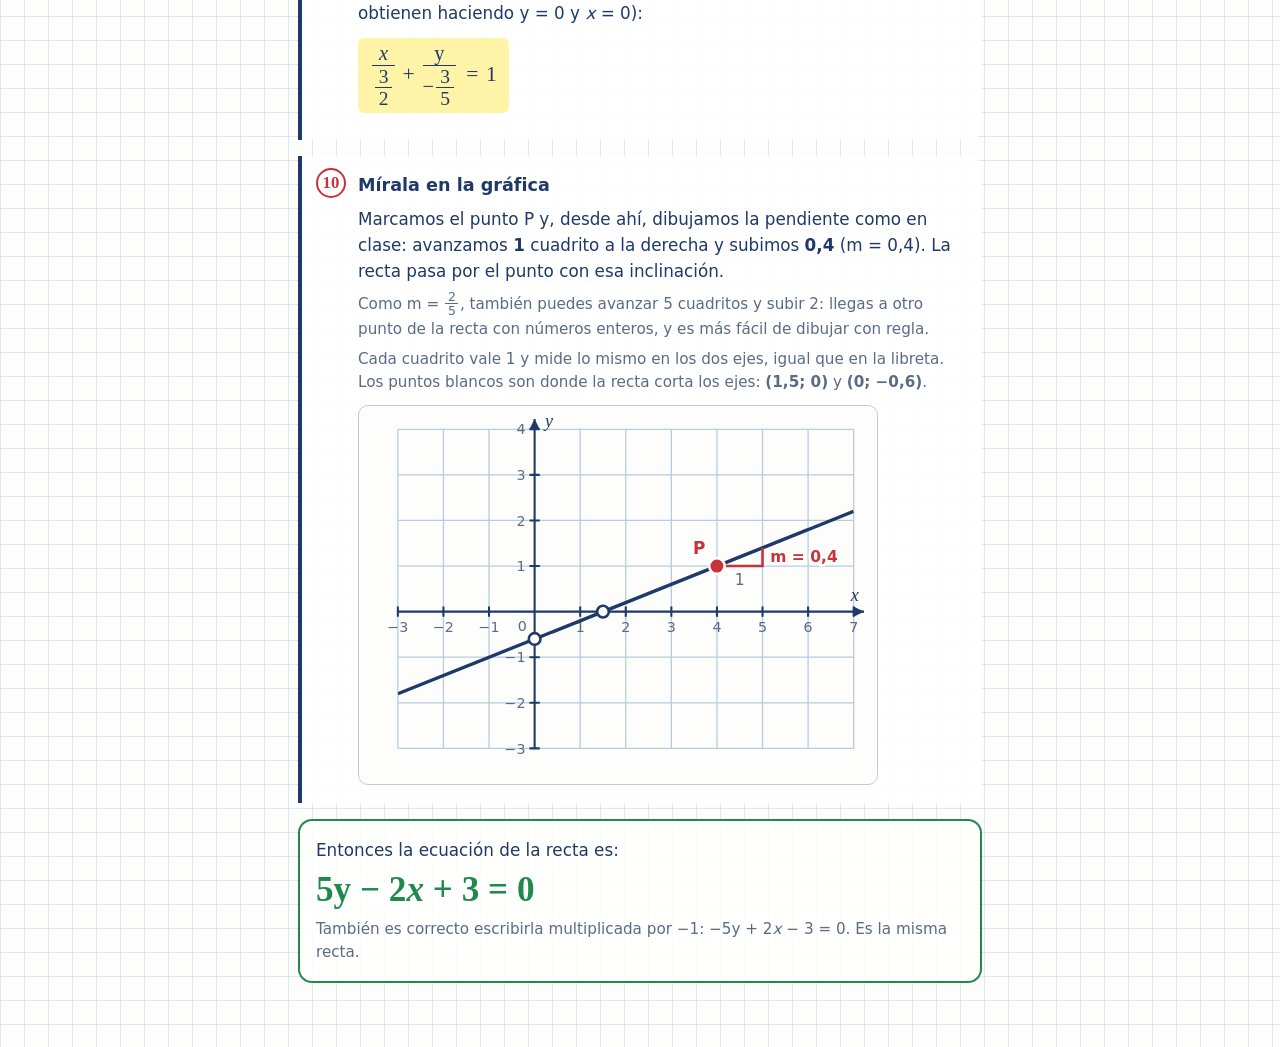
<file: algebra/ecuaciones-recta.html>
<!DOCTYPE html>
<html lang="es">
<head>
<meta charset="utf-8">
<meta name="viewport" content="width=device-width, initial-scale=1, viewport-fit=cover">
<title>Ecuaciones de la recta paso a paso</title>
<link rel="stylesheet" href="../css/tema.css">
<link rel="stylesheet" href="../css/estilos.css">
</head>
<body class="pagina-recta">
<main>
  <a class="volver" href="../index.html">← Volver al menú</a>
  <h1>Ecuaciones de la recta</h1>
  <p class="sub">Escribe los datos que te dan y mira, paso a paso, cómo se llega a la ecuación de la recta en su forma general.</p>

  <div class="definicion">
    <p><strong>Definición:</strong> la línea recta es el lugar geométrico de los puntos del plano cartesiano que, al tomar dos cualesquiera, el valor de la pendiente <i>m</i> siempre es constante.</p>
    <div class="formas">
      <div><small>Punto-pendiente</small><span>y − y₁ = m(<i>x</i> − <i>x</i>₁)</span></div>
      <div><small>Dos puntos</small><span>y − y₁ = <span class="frac"><span>y₂ − y₁</span><span><i>x</i>₂ − <i>x</i>₁</span></span>(<i>x</i> − <i>x</i>₁)</span></div>
      <div><small>Simétrica</small><span><span class="frac"><span><i>x</i></span><span>a</span></span> + <span class="frac"><span>y</span><span>b</span></span> = 1</span></div>
      <div><small>General</small><span>A<i>x</i> + By + C = 0</span></div>
    </div>
  </div>

  <div class="panel">
    <label for="tipo">¿Qué datos tienes?</label>
    <select id="tipo">
      <option value="pp" selected>Un punto y la pendiente (punto-pendiente)</option>
      <option value="dp">Dos puntos</option>
      <option value="si">Dónde corta los ejes (simétrica)</option>
    </select>
    <div class="datos" data-tipo="pp">
      <span class="pt-et">Punto P</span><span class="par">(<input id="px" value="4" inputmode="decimal" aria-label="x del punto P">, <input id="py" value="1" inputmode="decimal" aria-label="y del punto P">)</span>
      <span class="pt-et">Pendiente</span><span class="par"><i>m</i> = <input id="pm" value="2/5" inputmode="decimal" aria-label="pendiente m"></span>
    </div>
    <div class="datos" data-tipo="dp" hidden>
      <span class="pt-et">Punto A</span><span class="par">(<input id="ax" value="1" inputmode="decimal" aria-label="x del punto A">, <input id="ay" value="3" inputmode="decimal" aria-label="y del punto A">)</span>
      <span class="pt-et">Punto B</span><span class="par">(<input id="bx" value="3" inputmode="decimal" aria-label="x del punto B">, <input id="by" value="7" inputmode="decimal" aria-label="y del punto B">)</span>
    </div>
    <div class="datos" data-tipo="si" hidden>
      <span class="pt-et">Corta al eje <i>x</i> en</span><span class="par">a = <input id="sa" value="3" inputmode="decimal" aria-label="a, corte con el eje x"></span>
      <span class="pt-et">Corta al eje y en</span><span class="par">b = <input id="sb" value="2" inputmode="decimal" aria-label="b, corte con el eje y"></span>
    </div>
    <p class="ayuda">Puedes escribir enteros, negativos, decimales como 0,4 o fracciones como 2/5.</p>
    <div class="botones"><button id="resolver" class="principal">Resolver</button></div>
  </div>
  <div class="ejemplos">Prueba con:
    <button data-t="pp" data-v="4|1|2/5">Ejemplo 1: P(4, 1), m = 2/5</button>
    <button data-t="pp" data-v="-1|3|-2/3">Ejemplo 2: A(−1, 3), m = −2/3</button>
    <button data-t="pp" data-v="2|-1|3">P(2, −1), m = 3</button>
    <button data-t="pp" data-v="1|4|0">P(1, 4), m = 0</button>
    <button data-t="dp" data-v="1|3|3|7">A(1, 3), B(3, 7)</button>
    <button data-t="dp" data-v="-2|5|4|2">A(−2, 5), B(4, 2)</button>
    <button data-t="si" data-v="3|2">a = 3, b = 2</button>
  </div>

  <div id="salida" aria-live="polite"></div>
</main>

<script>
(function(){
  const $ = s => document.querySelector(s);

  // ---------- fracciones exactas ----------
  const gcd = (a, b) => { a = a < 0n ? -a : a; b = b < 0n ? -b : b; while (b) [a, b] = [b, a % b]; return a; };
  const lcm = (a, b) => a / gcd(a, b) * b;
  const absB = a => a < 0n ? -a : a;
  class Q {
    constructor(n, d = 1n){ if (d < 0n){ n = -n; d = -d; } const g = gcd(n, d) || 1n; this.n = n / g; this.d = d / g; }
    add(o){ return new Q(this.n*o.d + o.n*this.d, this.d*o.d); }
    sub(o){ return new Q(this.n*o.d - o.n*this.d, this.d*o.d); }
    mul(o){ return new Q(this.n*o.n, this.d*o.d); }
    div(o){ return new Q(this.n*o.d, this.d*o.n); }
    neg(){ return new Q(-this.n, this.d); }
    abs(){ return new Q(absB(this.n), this.d); }
    zero(){ return this.n === 0n; }
    one(){ return this.n === 1n && this.d === 1n; }
    eq(o){ return this.n === o.n && this.d === o.d; }
    num(){ return Number(this.n) / Number(this.d); }
  }
  const Q0 = new Q(0n), Q1 = new Q(1n), q = n => new Q(BigInt(n));
  const numQ = s => { const [i, f = ''] = s.split('.'); return new Q(BigInt((i || '0') + f), 10n ** BigInt(f.length)); };
  class Fallo extends Error {}
  function leerNum(txt, nombre){
    let s = txt.trim().replace(/[−–—]/g, '-').replace(',', '.').replace(/\s+/g, '');
    const neg = s.startsWith('-'); if (neg) s = s.slice(1);
    let v;
    if (/^\d+(\.\d+)?$/.test(s)) v = numQ(s);
    else if (/^\d+\/\d+$/.test(s)){ const [a, b] = s.split('/'); if (/^0+$/.test(b)) throw new Fallo(`En “${nombre}” hay una división entre cero.`); v = new Q(BigInt(a), BigInt(b)); }
    else throw new Fallo(`Escribe un número en “${nombre}”, por ejemplo 2, −1, 0,4 o 2/5.`);
    if (Math.abs(v.num()) > 1000) throw new Fallo('Usa números entre −1000 y 1000.');
    return {v: neg ? v.neg() : v, decimal: s.includes('.'), texto: (neg ? '−' : '') + s.replace('.', ',')};
  }

  // ---------- formato ----------
  const qHTML = v => v.d === 1n ? absB(v.n).toString() : `<span class="frac"><span>${absB(v.n)}</span><span>${v.d}</span></span>`;
  const qF = v => (v.n < 0n ? '−' : '') + qHTML(v);
  const qP = v => v.n < 0n ? `(${qF(v)})` : qF(v);
  const X = '<i>x</i>', Y = 'y';
  // lista de términos {q, v} → texto con signos; v es la letra o vacío para un número
  function terminos(lista, rojos = []){
    const it = lista.map((t, i) => ({...t, hl: rojos.includes(i)})).filter(t => !t.q.zero());
    if (!it.length) return '0';
    return it.map((t, i) => {
      const neg = t.q.n < 0n, ab = t.q.abs();
      const cuerpo = t.v ? (ab.one() ? '' : qHTML(ab)) + t.v : qHTML(ab);
      const s = (i === 0 ? (neg ? '−' : '') : (neg ? ' − ' : ' + ')) + cuerpo;
      return t.hl ? `<span class="rojo">${s}</span>` : s;
    }).join('');
  }
  const ec = (i, d) => `<div class="ec">${i}<span class="igual">=</span>${d}</div>`;
  const paso = (t, c, clase = '') => `<li${clase ? ` class="${clase}"` : ''}><h2>${t}</h2>${c}</li>`;
  const dec = v => (Math.round(v * 100) / 100 || 0).toLocaleString('es-ES', {maximumFractionDigits:2}).replace('-', '−');
  // "x − 4", "x + 1", o "x" si el número es 0
  const resta = (letra, v) => v.zero() ? letra : `${letra} ${v.n < 0n ? '+' : '−'} ${qHTML(v.abs())}`;
  // "x − (−1)" tal como queda al sustituir
  const restaLiteral = (letra, v) => `${letra} − ${qP(v)}`;
  // general: {x, y, c} → texto en el orden pedido
  function general(G, orden){
    const t = orden === 'yx' ? [{q:G.y, v:Y}, {q:G.x, v:X}, {q:G.c}] : [{q:G.x, v:X}, {q:G.y, v:Y}, {q:G.c}];
    return `${terminos(t)} = 0`;
  }

  // ---------- gráfica (SVG sin librerías) ----------
  let idGraf = 0;
  const fmtG = v => { const r = Math.round(v * 1e6) / 1e6; return (Object.is(r, -0) ? 0 : r).toLocaleString('es-ES', {maximumFractionDigits:2, useGrouping:false}).replace('-', '−'); };
  function paso10(span){
    const raw = span / 6, p = Math.pow(10, Math.floor(Math.log10(raw))), f = raw / p;
    return (f < 1.5 ? 1 : f < 3 ? 2 : f < 7 ? 5 : 10) * p;
  }
  function grafica({xmin, xmax, ymin, ymax, curvas = [], puntos = [], segmentos = [], titulo = 'Gráfica'}){
    const W = 400, H = 300, ml = 40, mr = 12, mt = 12, mb = 28;
    const sx = x => ml + (x - xmin) / (xmax - xmin) * (W - ml - mr);
    const sy = y => mt + (ymax - y) / (ymax - ymin) * (H - mt - mb);
    const id = 'clip' + (++idGraf);
    let g = '';
    const dx = paso10(xmax - xmin), dy = paso10(ymax - ymin);
    for (let x = Math.ceil(xmin / dx) * dx; x <= xmax + 1e-9; x += dx){
      const X = sx(x).toFixed(1);
      g += `<line x1="${X}" y1="${mt}" x2="${X}" y2="${H - mb}" class="g-red"/><text x="${X}" y="${H - mb + 16}" text-anchor="middle" class="g-num">${fmtG(x)}</text>`;
    }
    for (let y = Math.ceil(ymin / dy) * dy; y <= ymax + 1e-9; y += dy){
      const Y = sy(y).toFixed(1);
      g += `<line x1="${ml}" y1="${Y}" x2="${W - mr}" y2="${Y}" class="g-red"/><text x="${ml - 5}" y="${(+Y + 4).toFixed(1)}" text-anchor="end" class="g-num">${fmtG(y)}</text>`;
    }
    if (xmin <= 0 && xmax >= 0) g += `<line x1="${sx(0).toFixed(1)}" y1="${mt}" x2="${sx(0).toFixed(1)}" y2="${H - mb}" class="g-eje"/>`;
    if (ymin <= 0 && ymax >= 0) g += `<line x1="${ml}" y1="${sy(0).toFixed(1)}" x2="${W - mr}" y2="${sy(0).toFixed(1)}" class="g-eje"/>`;
    let c = '';
    curvas.forEach(cv => {
      if (cv.vx !== undefined){ const X = sx(cv.vx).toFixed(1); c += `<line x1="${X}" y1="${mt}" x2="${X}" y2="${H - mb}" class="${cv.clase || 'g-c1'}"/>`; return; }
      const pts = [];
      for (let i = 0; i <= 240; i++){
        const x = xmin + (xmax - xmin) * i / 240, y = cv.f(x);
        const Y = Math.max(-2000, Math.min(2000, sy(y)));
        pts.push(`${sx(x).toFixed(1)},${Y.toFixed(1)}`);
      }
      c += `<polyline points="${pts.join(' ')}" class="${cv.clase || 'g-c1'}"/>`;
    });
    segmentos.forEach(sg => {
      c += `<line x1="${sx(sg.x1).toFixed(1)}" y1="${sy(sg.y1).toFixed(1)}" x2="${sx(sg.x2).toFixed(1)}" y2="${sy(sg.y2).toFixed(1)}" class="${sg.clase || 'g-tri'}"/>`;
      if (sg.texto) c += `<text x="${(sx((sg.x1 + sg.x2) / 2) + (sg.dx || 0)).toFixed(1)}" y="${(sy((sg.y1 + sg.y2) / 2) + (sg.dy || 0)).toFixed(1)}" text-anchor="${sg.ancla || 'middle'}" class="g-lbl">${sg.texto}</text>`;
    });
    let p = '';
    puntos.forEach(pt => {
      const X = sx(pt.x), Y = sy(pt.y);
      p += `<circle cx="${X.toFixed(1)}" cy="${Y.toFixed(1)}" r="6" class="${pt.clase || 'g-pt'}"/>`;
      if (pt.texto){
        const izq = pt.izq ?? (X > W * 0.62), abajo = pt.dy ?? (pt.abajo ? 20 : -10);
        p += `<text x="${(X + (izq ? -9 : 9)).toFixed(1)}" y="${Math.max(mt + 12, Math.min(H - mb - 4, Y + abajo)).toFixed(1)}" text-anchor="${izq ? 'end' : 'start'}" class="${pt.claseTxt || 'g-txt'}">${pt.texto}</text>`;
      }
    });
    return `<div class="grafica"><svg viewBox="0 0 ${W} ${H}" role="img" aria-label="${titulo}">
      <defs><clipPath id="${id}"><rect x="${ml}" y="${mt}" width="${W - ml - mr}" height="${H - mt - mb}"/></clipPath></defs>
      ${g}<g clip-path="url(#${id})">${c}</g>${p}</svg></div>`;
  }
  function rangoY(valores, incluirCero){
    let lo = Math.min(...valores), hi = Math.max(...valores);
    if (incluirCero){ lo = Math.min(lo, 0); hi = Math.max(hi, 0); }
    if (hi - lo < 1e-9){ lo -= 2; hi += 2; }
    const pad = (hi - lo) * 0.1;
    return [lo - pad, hi + pad];
  }

  // ---------- procedimiento punto-pendiente (el que se ve en clase) ----------
  function puntoPendiente(P, m, mTexto, mDecimal, origen){
    const [x1, y1] = P;
    let h = '';
    const p = m.n, qd = m.d;            // m = p / q
    // 1. fórmula
    h += paso('Escribe la fórmula',
      `<p>Usamos la ecuación <strong>punto-pendiente</strong>:</p>${ec(`y − y₁`, `m(${X} − ${X}₁)`)}
       <p class="pista">¿De dónde sale? La pendiente entre el punto P y cualquier otro punto (${X}, y) de la recta siempre es m (eso dice la definición). Escrito como fórmula: m = (y − y₁) ÷ (${X} − ${X}₁). Si pasamos el (${X} − ${X}₁) multiplicando al otro lado, queda esta ecuación.</p>`);
    if (mDecimal){
      h += paso('Escribe la pendiente como fracción',
        `<p>Con fracción las cuentas quedan exactas: <span class="cuenta">m = ${mTexto} = ${qF(m)}</span></p>`);
    }
    // 2. sustitución
    const negativos = x1.n < 0n || y1.n < 0n;
    let sus = `<p>Cambiamos cada letra por su número: y₁ = ${qF(y1)}, ${X}₁ = ${qF(x1)} y m = ${qF(m)}.</p>`;
    sus += ec(restaLiteral(Y, y1), `${qF(m)}(${restaLiteral(X, x1)})`);
    if (negativos){
      sus += `<p>Arreglamos los signos: <strong>menos por menos da más</strong>, así que ${x1.n < 0n ? `${X} − ${qP(x1)} = ${resta(X, x1)}` : ''}${x1.n < 0n && y1.n < 0n ? ' y ' : ''}${y1.n < 0n ? `y − ${qP(y1)} = ${resta(Y, y1)}` : ''}.</p>`;
      sus += ec(resta(Y, y1), `${qF(m)}(${resta(X, x1)})`);
    } else if (x1.zero() || y1.zero()){
      sus += `<p>Restar 0 no cambia nada, así que lo quitamos:</p>${ec(resta(Y, y1), m.zero() ? '0' : `${qF(m)}${x1.zero() ? X : `(${resta(X, x1)})`}`)}`;
    }
    h += paso('Sustituye los datos', sus);
    // 3. quitar la fracción
    if (qd !== 1n){
      h += paso('Quita la fracción',
        `<p>La pendiente tiene un ${qd} abajo. Para que ya no haya fracción, multiplicamos <strong>los dos lados</strong> por ${qd}:</p>
         ${ec(`<span class="rojo">${qd}</span>(${resta(Y, y1)})`, `<span class="rojo">${qd}</span> · ${qP(m)}(${resta(X, x1)})`)}
         <p>Del lado derecho, el ${qd} de afuera se cancela con el ${qd} de abajo de la fracción (${qd} ÷ ${qd} = 1), y solo queda el ${p < 0n ? `${p.toString().replace('-', '−')}` : p} de arriba:</p>
         ${ec(`${qd}(${resta(Y, y1)})`, `${p.toString().replace('-', '−')}(${resta(X, x1)})`)}
         <p class="pista">Es válido porque hacemos lo mismo de los dos lados: la igualdad no se rompe.</p>`);
    }
    // 4. multiplicar (quitar paréntesis)
    const Lq = new Q(qd), Lp = new Q(p);
    const izq = [{q:Lq, v:Y}, {q:Lq.mul(y1).neg()}];          // q·y − q·y1
    const der = [{q:Lp, v:X}, {q:Lp.mul(x1).neg()}];          // p·x − p·x1
    const hayParIzq = qd !== 1n && !y1.zero();
    if (hayParIzq || (!m.zero() && !x1.zero())){
      h += paso('Multiplica para quitar los paréntesis',
        `<p>El número de afuera multiplica a <strong>cada</strong> término de adentro del paréntesis:</p>
         ${hayParIzq ? `<p><span class="cuenta">${qd} · y = ${qd}y</span> &nbsp; <span class="cuenta">${qd} · ${qP(y1.neg())} = ${qF(Lq.mul(y1).neg())}</span></p>` : ''}
         ${!m.zero() && !x1.zero() ? `<p><span class="cuenta">${qF(Lp)} · ${X} = ${terminos([{q:Lp, v:X}])}</span> &nbsp; <span class="cuenta">${qP(Lp)} · ${qP(x1.neg())} = ${qF(Lp.mul(x1).neg())}</span></p>` : ''}
         ${ec(terminos(izq), terminos(der))}
         ${(p < 0n && x1.n < 0n) || (p > 0n && x1.n < 0n) || (p < 0n && x1.n > 0n) ? '<p class="pista">Cuida los signos: más por más da más, menos por menos da más, y más por menos da menos.</p>' : ''}`);
    }
    // 5. pasar todo al lado izquierdo
    const movidos = [{q:Lp.neg(), v:X}, {q:Lp.mul(x1)}];       // −p·x + p·x1
    const todo = [izq[0], movidos[0], izq[1], movidos[1]];     // q·y − p·x − q·y1 + p·x1
    const derVacio = der.every(t => t.q.zero());
    if (!derVacio){
      h += paso('Pasa todo al lado izquierdo',
        `<p>En la forma general todo queda de un lado y del otro queda 0. Pasamos lo del lado derecho a la izquierda <strong>cambiándole el signo</strong>: ${der.filter(t => !t.q.zero()).map(t => `<span class="nowrap">${terminos([t])} pasa como <span class="rojo">${terminos([{q:t.q.neg(), v:t.v}]).startsWith('−') ? terminos([{q:t.q.neg(), v:t.v}]) : '+' + terminos([{q:t.q.neg(), v:t.v}])}</span></span>`).join(' y ')}.</p>
         ${ec(terminos(todo, [1, 3]), '0')}
         <p class="pista">Lo que está sumando de un lado pasa restando al otro, y lo que está restando pasa sumando.</p>`);
    }
    // 6. juntar números
    let G = {y: Lq, x: Lp.neg(), c: Lq.mul(y1).neg().add(Lp.mul(x1))};
    const dosNumeros = !izq[1].q.zero() && !movidos[1].q.zero();
    if (dosNumeros){
      h += paso('Junta los números',
        `<p>Hacemos la operación con los números que quedaron solos: <span class="cuenta">${qF(izq[1].q)} ${movidos[1].q.n < 0n ? '−' : '+'} ${qHTML(movidos[1].q.abs())} = ${qF(G.c)}</span></p>${ec(general(G, 'yx').split(' = ')[0], '0')}`);
    }
    // fracciones restantes (si las coordenadas tenían fracciones)
    let Lm = 1n; [G.x, G.y, G.c].forEach(v => { Lm = lcm(Lm, v.d); });
    if (Lm > 1n){
      const k = new Q(Lm);
      G = {x: G.x.mul(k), y: G.y.mul(k), c: G.c.mul(k)};
      h += paso('Quita las fracciones que quedan', `<p>Todavía hay fracciones. Multiplicamos toda la ecuación por ${Lm}; del lado derecho, ${Lm} × 0 sigue siendo 0:</p>${ec(general(G, 'yx').split(' = ')[0], '0')}`);
    }
    return {h, G, orden:'yx'};
  }

  function resolver(){
    const tipo = $('#tipo').value, out = $('#salida');
    try {
      let h = '<ol class="pasos">', r, P, P2 = null, m = null;
      if (tipo === 'pp'){
        const x1 = leerNum($('#px').value, 'x del punto').v, y1 = leerNum($('#py').value, 'y del punto').v, mm = leerNum($('#pm').value, 'pendiente');
        P = [x1, y1]; m = mm.v;
        h += paso('Anota los datos', `<p><span class="cuenta">P(${qF(x1)}, ${qF(y1)})</span> &nbsp; <span class="cuenta">m = ${qF(m)}</span></p>
          <p>El punto nos dice <strong>por dónde pasa</strong> la recta y la pendiente nos dice <strong>qué tan inclinada</strong> está: ${pendienteTexto(m)}</p>`);
        r = puntoPendiente(P, m, mm.texto, mm.decimal);
      } else if (tipo === 'dp'){
        const A = [leerNum($('#ax').value, 'x del punto A').v, leerNum($('#ay').value, 'y del punto A').v];
        const B = [leerNum($('#bx').value, 'x del punto B').v, leerNum($('#by').value, 'y del punto B').v];
        if (A[0].eq(B[0]) && A[1].eq(B[1])) throw new Fallo('Los dos puntos son iguales. Se necesitan dos puntos distintos.');
        P = A; P2 = B;
        h += paso('Anota los datos', `<p><span class="cuenta">A(${qF(A[0])}, ${qF(A[1])})</span> &nbsp; <span class="cuenta">B(${qF(B[0])}, ${qF(B[1])})</span></p>
          <p>Con dos puntos primero calculamos la pendiente, y luego seguimos igual que con punto-pendiente usando el punto A.</p>`);
        const dx = B[0].sub(A[0]), dy = B[1].sub(A[1]);
        if (dx.zero()){
          h += paso('Calcula la pendiente', `<p>Los dos puntos tienen la misma ${X} (${qF(A[0])}): de A a B no se avanza nada a la derecha, y no se puede dividir entre 0. Es una <strong>recta vertical</strong> y su pendiente no existe.</p>
            <p>Todos sus puntos tienen ${X} = ${qF(A[0])}, así que la ecuación es ${X} = ${qF(A[0])}. Pasando el número a la izquierda:</p>${ec(resta(X, A[0]), '0')}`, 'aviso');
          const G = {x:Q1, y:Q0, c:A[0].neg()};
          const Lm = G.c.d; const G2 = Lm > 1n ? {x:new Q(Lm), y:Q0, c:G.c.mul(new Q(Lm))} : G;
          h += pasoGrafica(G2, A, B, null) + '</ol>';
          out.innerHTML = h + `<div class="resultado"><div>Entonces la ecuación de la recta es:</div><div class="grande">${general(G2, 'xy')}</div><div class="pista">Recta vertical: no tiene pendiente ni forma simétrica.</div></div>`;
          return;
        }
        m = dy.div(dx);
        h += paso('Calcula la pendiente',
          `<p>La pendiente es lo que <strong>sube</strong> entre lo que <strong>avanza</strong> de A a B:</p>
           <div class="ec">m = <span class="frac"><span>y₂ − y₁</span><span>${X}₂ − ${X}₁</span></span> = <span class="frac"><span>${qF(B[1])} − ${qP(A[1])}</span><span>${qF(B[0])} − ${qP(A[0])}</span></span> = <span class="frac"><span>${qF(dy)}</span><span>${qF(dx)}</span></span> = ${qF(m)}</div>
           <p>${pendienteTexto(m)}</p>
           <p class="pista">Por eso la ecuación de dos puntos es la misma de punto-pendiente: solo que la m se calcula primero con esta fracción.</p>`);
        r = puntoPendiente(P, m, '', false);
      } else {
        const a = leerNum($('#sa').value, 'a').v, b = leerNum($('#sb').value, 'b').v;
        if (a.zero() || b.zero()) throw new Fallo('En la forma simétrica a y b no pueden ser 0 (no se puede dividir entre 0). Si la recta pasa por el origen, usa punto-pendiente.');
        P = [a, Q0]; P2 = [Q0, b]; m = b.neg().div(a);
        h += paso('Anota los datos', `<p>La recta corta al eje ${X} en <span class="cuenta">(${qF(a)}, 0)</span> y al eje y en <span class="cuenta">(0, ${qF(b)})</span>.</p>
          <p>Esos dos cortes son justo lo que usa la forma <strong>simétrica</strong>: <strong>a</strong> es donde corta al eje ${X} y <strong>b</strong> donde corta al eje y.</p>`);
        h += paso('Escribe la fórmula y sustituye', `${ec(`<span class="frac"><span>${X}</span><span>a</span></span> + <span class="frac"><span>y</span><span>b</span></span>`, '1')}${ec(`<span class="frac"><span>${X}</span><span>${qF(a)}</span></span> + <span class="frac"><span>y</span><span>${qF(b)}</span></span>`, '1')}`);
        // multiplicar por a·b
        const ab = a.mul(b);
        let G = {x: b, y: a, c: ab.neg()};
        h += paso('Quita las fracciones',
          `<p>Multiplicamos <strong>todo</strong> por ${qP(a)} · ${qP(b)} = ${qF(ab)}. Al ${X} le queda el ${qF(b)} (porque el ${qF(a)} se cancela) y a la y le queda el ${qF(a)}:</p>
           ${ec(terminos([{q:b, v:X}, {q:a, v:Y}]), qF(ab))}`);
        h += paso('Pasa todo al lado izquierdo', `<p>Pasamos el ${qF(ab)} a la izquierda cambiándole el signo:</p>${ec(terminos([{q:G.x, v:X}, {q:G.y, v:Y}, {q:G.c}], [2]), '0')}`);
        let Lm = 1n; [G.x, G.y, G.c].forEach(v => { Lm = lcm(Lm, v.d); });
        if (Lm > 1n){ const k = new Q(Lm); G = {x:G.x.mul(k), y:G.y.mul(k), c:G.c.mul(k)}; h += paso('Quita las fracciones que quedan', `<p>Multiplicamos todo por ${Lm}:</p>${ec(general(G, 'xy').split(' = ')[0], '0')}`); }
        r = {h:'', G, orden:'xy'};
      }
      h += r.h;
      let G = r.G;
      const g = gcd(gcd(G.x.n, G.y.n), G.c.n);
      if (g > 1n){
        const k = new Q(1n, g);
        G = {x:G.x.mul(k), y:G.y.mul(k), c:G.c.mul(k)};
        h += paso('Simplifica', `<p>Todos los números se pueden dividir entre ${g}. Dividimos toda la ecuación entre ${g} para dejarla más sencilla (del lado derecho, 0 ÷ ${g} = 0):</p>${ec(general(G, r.orden).split(' = ')[0], '0')}`);
      }
      // comprobación con el punto
      const ev = (pt) => G.x.mul(pt[0]).add(G.y.mul(pt[1])).add(G.c);
      const sust = pt => {
        const t = r.orden === 'yx' ? [[G.y, pt[1]], [G.x, pt[0]]] : [[G.x, pt[0]], [G.y, pt[1]]];
        let s = '';
        t.forEach(([c, v], i) => { if (c.zero()) return; s += (s ? (c.n < 0n ? ' − ' : ' + ') : (c.n < 0n ? '−' : '')) + `${c.abs().one() ? '' : qHTML(c.abs())}(${qF(v)})`; });
        if (!G.c.zero()) s += ` ${G.c.n < 0n ? '−' : '+'} ${qHTML(G.c.abs())}`;
        return s;
      };
      const pts = [P, ...(P2 ? [P2] : [])];
      h += paso('Comprueba',
        `<p>Si la ecuación está bien, al cambiar ${X} y y por las coordenadas ${pts.length > 1 ? 'de los puntos' : 'del punto'} debe dar 0:</p>
         ${pts.map(pt => `<p><span class="cuenta">${sust(pt)} = ${qF(ev(pt))}</span> ${ev(pt).zero() ? '✓' : '✗'}</p>`).join('')}`);
      h += pasoFormas(G, r.orden, m);
      h += pasoGrafica(G, P, P2, m);
      h += '</ol>';
      out.innerHTML = h + `<div class="resultado"><div>Entonces la ecuación de la recta es:</div><div class="grande">${general(G, r.orden)}</div>
        <div class="pista">También es correcto escribirla multiplicada por −1: ${general({x:G.x.neg(), y:G.y.neg(), c:G.c.neg()}, r.orden)}. Es la misma recta.</div></div>`;
    } catch(e){
      if (e instanceof Fallo){ out.innerHTML = `<p class="error">${e.message}</p>`; return; }
      throw e;
    }
  }

  function pendienteTexto(m){
    if (m.zero()) return 'como m = 0, la recta es <strong>horizontal</strong>: no sube ni baja.';
    const p = m.n, qd = m.d;
    return `m = ${qF(m)} significa que por cada <strong>${qd}</strong> ${qd === 1n ? 'paso' : 'pasos'} a la derecha, la recta <strong>${p > 0n ? 'sube' : 'baja'} ${absB(p)}</strong>${m.d !== 1n ? ` (como decimal, m ≈ ${dec(m.num())})` : ''}.`;
  }

  function pasoFormas(G, orden, m){
    // a partir de A x + B y + C = 0
    const A = G.x, B = G.y, C = G.c;
    let h = '<p>La misma recta se puede escribir de otras formas. Todas salen de la ecuación general:</p>';
    if (!B.zero()){
      const mm = A.neg().div(B), bb = C.neg().div(B);
      h += `<p><strong>Pendiente-ordenada</strong> (despejando y): dejamos sola la y y dividimos entre ${qF(B)}:</p>
            ${ec(Y, terminos([{q:mm, v:X}, {q:bb}]))}
            <p class="pista">Aquí se ve directo la pendiente (${qF(mm)}) y dónde cruza el eje y (${qF(bb)}).</p>`;
    }
    if (!A.zero() && !B.zero() && !C.zero()){
      const a = C.neg().div(A), b = C.neg().div(B);
      h += `<p><strong>Simétrica</strong>: la recta corta al eje ${X} en a = ${qF(a)} y al eje y en b = ${qF(b)} (se obtienen haciendo y = 0 y ${X} = 0):</p>
            ${ec(`<span class="frac"><span>${X}</span><span>${qF(a)}</span></span> + <span class="frac"><span>y</span><span>${qF(b)}</span></span>`, '1')}`;
    } else {
      h += `<p class="pista"><strong>Simétrica:</strong> no existe para esta recta, porque ${C.zero() ? 'pasa por el origen (a y b valdrían 0, y no se puede dividir entre 0)' : 'es paralela a uno de los ejes y nunca lo corta'}.</p>`;
    }
    return paso('Otras formas de la misma recta', h);
  }

  // ---------- gráfica estilo cuaderno: cada cuadrito vale 1 en los dos ejes ----------
  function cuaderno({A, B, C, puntos, tri}){
    const W = 400, ml = 30, mr = 18, mt = 18, mb = 28;
    // qué debe verse: puntos, triángulo, cortes con los ejes y el origen
    const xs = [0, ...puntos.map(p => p.x)], ys = [0, ...puntos.map(p => p.y)];
    if (tri){ xs.push(tri.x + 1); ys.push(tri.y + tri.m); }
    if (A !== 0 && B !== 0){ xs.push(-C / A); ys.push(-C / B); }
    else if (B === 0) xs.push(-C / A); else ys.push(-C / B);
    let xmin = Math.floor(Math.min(...xs)) - 2, xmax = Math.ceil(Math.max(...xs)) + 2;
    let ymin = Math.floor(Math.min(...ys)) - 2, ymax = Math.ceil(Math.max(...ys)) + 2;
    // proporciones razonables: ni muy alta ni muy aplastada
    while (xmax - xmin < 10){ xmin--; if (xmax - xmin < 10) xmax++; }
    while (ymax - ymin < 7){ ymin--; if (ymax - ymin < 7) ymax++; }
    while ((ymax - ymin) > 1.4 * (xmax - xmin)){ xmin--; xmax++; }
    while ((xmax - xmin) > 1.8 * (ymax - ymin)){ ymin--; ymax++; }
    const u = (W - ml - mr) / (xmax - xmin);                 // pixeles por unidad (igual en x y en y)
    const H = mt + mb + u * (ymax - ymin);
    const sx = x => ml + (x - xmin) * u, sy = y => mt + (ymax - y) * u;
    const paso = Math.max(1, Math.ceil((xmax - xmin) / 16));
    let g = '';
    for (let x = xmin; x <= xmax; x++) g += `<line x1="${sx(x).toFixed(1)}" y1="${mt}" x2="${sx(x).toFixed(1)}" y2="${(H - mb).toFixed(1)}" class="g-red"/>`;
    for (let y = ymin; y <= ymax; y++) g += `<line x1="${ml}" y1="${sy(y).toFixed(1)}" x2="${W - mr}" y2="${sy(y).toFixed(1)}" class="g-red"/>`;
    // ejes con flechas y números en cada cuadrito
    const X0 = sx(0), Y0 = sy(0);
    g += `<line x1="${ml}" y1="${Y0.toFixed(1)}" x2="${W - mr + 8}" y2="${Y0.toFixed(1)}" class="g-eje"/><path d="M ${W - mr + 8} ${Y0.toFixed(1)} l -8 -4 v 8 z" class="g-flecha"/>`;
    g += `<line x1="${X0.toFixed(1)}" y1="${(H - mb).toFixed(1)}" x2="${X0.toFixed(1)}" y2="${mt - 8}" class="g-eje"/><path d="M ${X0.toFixed(1)} ${mt - 8} l -4 8 h 8 z" class="g-flecha"/>`;
    g += `<text x="${W - mr + 4}" y="${(Y0 - 8).toFixed(1)}" text-anchor="end" class="g-eje-txt">x</text><text x="${(X0 + 8).toFixed(1)}" y="${mt - 2}" class="g-eje-txt">y</text>`;
    for (let x = Math.ceil(xmin / paso) * paso; x <= xmax; x += paso){ if (x === 0) continue; g += `<line x1="${sx(x).toFixed(1)}" y1="${(Y0 - 4).toFixed(1)}" x2="${sx(x).toFixed(1)}" y2="${(Y0 + 4).toFixed(1)}" class="g-eje"/><text x="${sx(x).toFixed(1)}" y="${(Y0 + 16).toFixed(1)}" text-anchor="middle" class="g-num">${String(x).replace('-', '−')}</text>`; }
    for (let y = Math.ceil(ymin / paso) * paso; y <= ymax; y += paso){ if (y === 0) continue; g += `<line x1="${(X0 - 4).toFixed(1)}" y1="${sy(y).toFixed(1)}" x2="${(X0 + 4).toFixed(1)}" y2="${sy(y).toFixed(1)}" class="g-eje"/><text x="${(X0 - 7).toFixed(1)}" y="${(sy(y) + 4).toFixed(1)}" text-anchor="end" class="g-num">${String(y).replace('-', '−')}</text>`; }
    g += `<text x="${(X0 - 6).toFixed(1)}" y="${(Y0 + 15).toFixed(1)}" text-anchor="end" class="g-num">0</text>`;
    // la recta
    let r = '';
    if (B === 0){ const xv = sx(-C / A); r = `<line x1="${xv.toFixed(1)}" y1="${mt}" x2="${xv.toFixed(1)}" y2="${(H - mb).toFixed(1)}" class="g-recta"/>`; }
    else { const f = x => (-C - A * x) / B; r = `<line x1="${sx(xmin).toFixed(1)}" y1="${sy(f(xmin)).toFixed(1)}" x2="${sx(xmax).toFixed(1)}" y2="${sy(f(xmax)).toFixed(1)}" class="g-recta"/>`; }
    // triángulo de la pendiente: avanza 1, sube (o baja) m
    let t = '';
    if (tri){
      const x1 = sx(tri.x), y1 = sy(tri.y), x2 = sx(tri.x + 1), y2 = sy(tri.y + tri.m);
      t += `<polyline points="${x1.toFixed(1)},${y1.toFixed(1)} ${x2.toFixed(1)},${y1.toFixed(1)} ${x2.toFixed(1)},${y2.toFixed(1)}" class="g-tri g-tri-m"/>`;
      t += `<text x="${((x1 + x2) / 2).toFixed(1)}" y="${(y1 + (tri.m > 0 ? 15 : -7)).toFixed(1)}" text-anchor="middle" class="g-lbl">1</text>`;
      t += `<text x="${(x2 + 6).toFixed(1)}" y="${((y1 + y2) / 2 + 4).toFixed(1)}" class="g-lbl g-lbl-m">m = ${tri.texto}</text>`;
    }
    let pts = '';
    puntos.forEach(p => {
      pts += `<circle cx="${sx(p.x).toFixed(1)}" cy="${sy(p.y).toFixed(1)}" r="${p.chico ? 4.5 : 6}" class="${p.clase || 'g-pt'}"/>`;
      if (p.texto) pts += `<text x="${(sx(p.x) + (p.izq ? -9 : 9)).toFixed(1)}" y="${(sy(p.y) + (p.abajo ? 18 : -9)).toFixed(1)}" text-anchor="${p.izq ? 'end' : 'start'}" class="${p.claseTxt || 'g-txt'}">${p.texto}</text>`;
    });
    const clip = `<defs><clipPath id="cuad"><rect x="${ml}" y="${mt}" width="${W - ml - mr}" height="${(H - mt - mb).toFixed(1)}"/></clipPath></defs>`;
    return `<div class="grafica cuaderno"><svg viewBox="0 0 ${W} ${H.toFixed(0)}" role="img" aria-label="Gráfica de la recta en papel cuadriculado">${clip}${g}<g clip-path="url(#cuad)">${r}${t}</g>${pts}</svg></div>`;
  }

  function pasoGrafica(G, P, P2, m){
    const A = G.x.num(), B = G.y.num(), C = G.c.num();
    const esSim = P2 && P[1].zero() && P2[0].zero();
    const conTri = m && !m.zero() && !esSim;
    const puntos = [{x:P[0].num(), y:P[1].num(), texto: esSim ? 'a' : P2 ? 'A' : 'P', izq: conTri}];
    if (P2) puntos.push({x:P2[0].num(), y:P2[1].num(), texto: esSim ? 'b' : 'B', clase:'g-q', claseTxt:'g-txt g-txt-q'});
    // cortes con los ejes (puntos chicos), si no coinciden con los datos
    const cortes = [], listaCortes = [];
    if (A !== 0) cortes.push([-C / A, 0]);
    if (B !== 0) cortes.push([0, -C / B]);
    cortes.forEach(([x, y]) => {
      if (puntos.some(p => Math.abs(p.x - x) < 1e-9 && Math.abs(p.y - y) < 1e-9)) return;
      const sep = Number.isInteger(x) && Number.isInteger(y) ? ', ' : '; ';
      puntos.push({x, y, chico:true, clase:'g-pt2'});
      listaCortes.push(`<strong>(${dec(x)}${sep}${dec(y)})</strong>`);
    });
    const tri = conTri ? {x:P[0].num(), y:P[1].num(), m:m.num(), texto: dec(m.num())} : null;
    let texto;
    if (B === 0) texto = `<p>Es una recta <strong>vertical</strong>: todos sus puntos tienen ${X} = ${dec(-C / A)}.</p>`;
    else if (tri) texto = `<p>Marcamos el punto ${P2 ? 'A' : 'P'} y, desde ahí, dibujamos la pendiente como en clase: avanzamos <strong>1</strong> cuadrito a la derecha y ${m.n > 0n ? 'subimos' : 'bajamos'} <strong>${dec(Math.abs(m.num()))}</strong> (m = ${dec(m.num())}). La recta pasa por ${P2 ? 'los dos puntos' : 'el punto'} con esa inclinación.</p>${m.d !== 1n ? `<p class="pista">Como m = ${qF(m)}, también puedes avanzar ${m.d} cuadritos y ${m.n > 0n ? 'subir' : 'bajar'} ${absB(m.n)}: llegas a otro punto de la recta con números enteros, y es más fácil de dibujar con regla.</p>` : ''}`;
    else if (esSim) texto = `<p>La recta pasa por los dos cortes: <strong>a</strong> en el eje ${X} y <strong>b</strong> en el eje y.</p>`;
    else texto = `<p>La recta es <strong>horizontal</strong>: siempre vale y = ${dec(-C / B)}.</p>`;
    texto += `<p class="pista">Cada cuadrito vale 1 y mide lo mismo en los dos ejes, igual que en la libreta.${listaCortes.length ? ` Los puntos blancos son donde la recta corta los ejes: ${listaCortes.join(' y ')}.` : ''}</p>`;
    return paso('Mírala en la gráfica', texto + cuaderno({A, B, C, puntos, tri}));
  }

  function mostrarDatos(){
    const t = $('#tipo').value;
    document.querySelectorAll('.datos').forEach(d => { d.hidden = d.dataset.tipo !== t; });
  }
  $('#tipo').addEventListener('change', () => { mostrarDatos(); resolver(); });
  $('#resolver').addEventListener('click', resolver);
  document.querySelectorAll('.datos input').forEach(i => i.addEventListener('keydown', e => { if (e.key === 'Enter') resolver(); }));
  document.querySelectorAll('.ejemplos button').forEach(btn => btn.addEventListener('click', () => {
    const v = btn.dataset.v.split('|').map(s => s.replace('-', '−'));
    $('#tipo').value = btn.dataset.t; mostrarDatos();
    const ids = {pp:['px', 'py', 'pm'], dp:['ax', 'ay', 'bx', 'by'], si:['sa', 'sb']}[btn.dataset.t];
    ids.forEach((id, i) => { $('#' + id).value = v[i]; });
    resolver();
  }));
  mostrarDatos();
  resolver();
})();
</script>
</body>
</html>
</file>
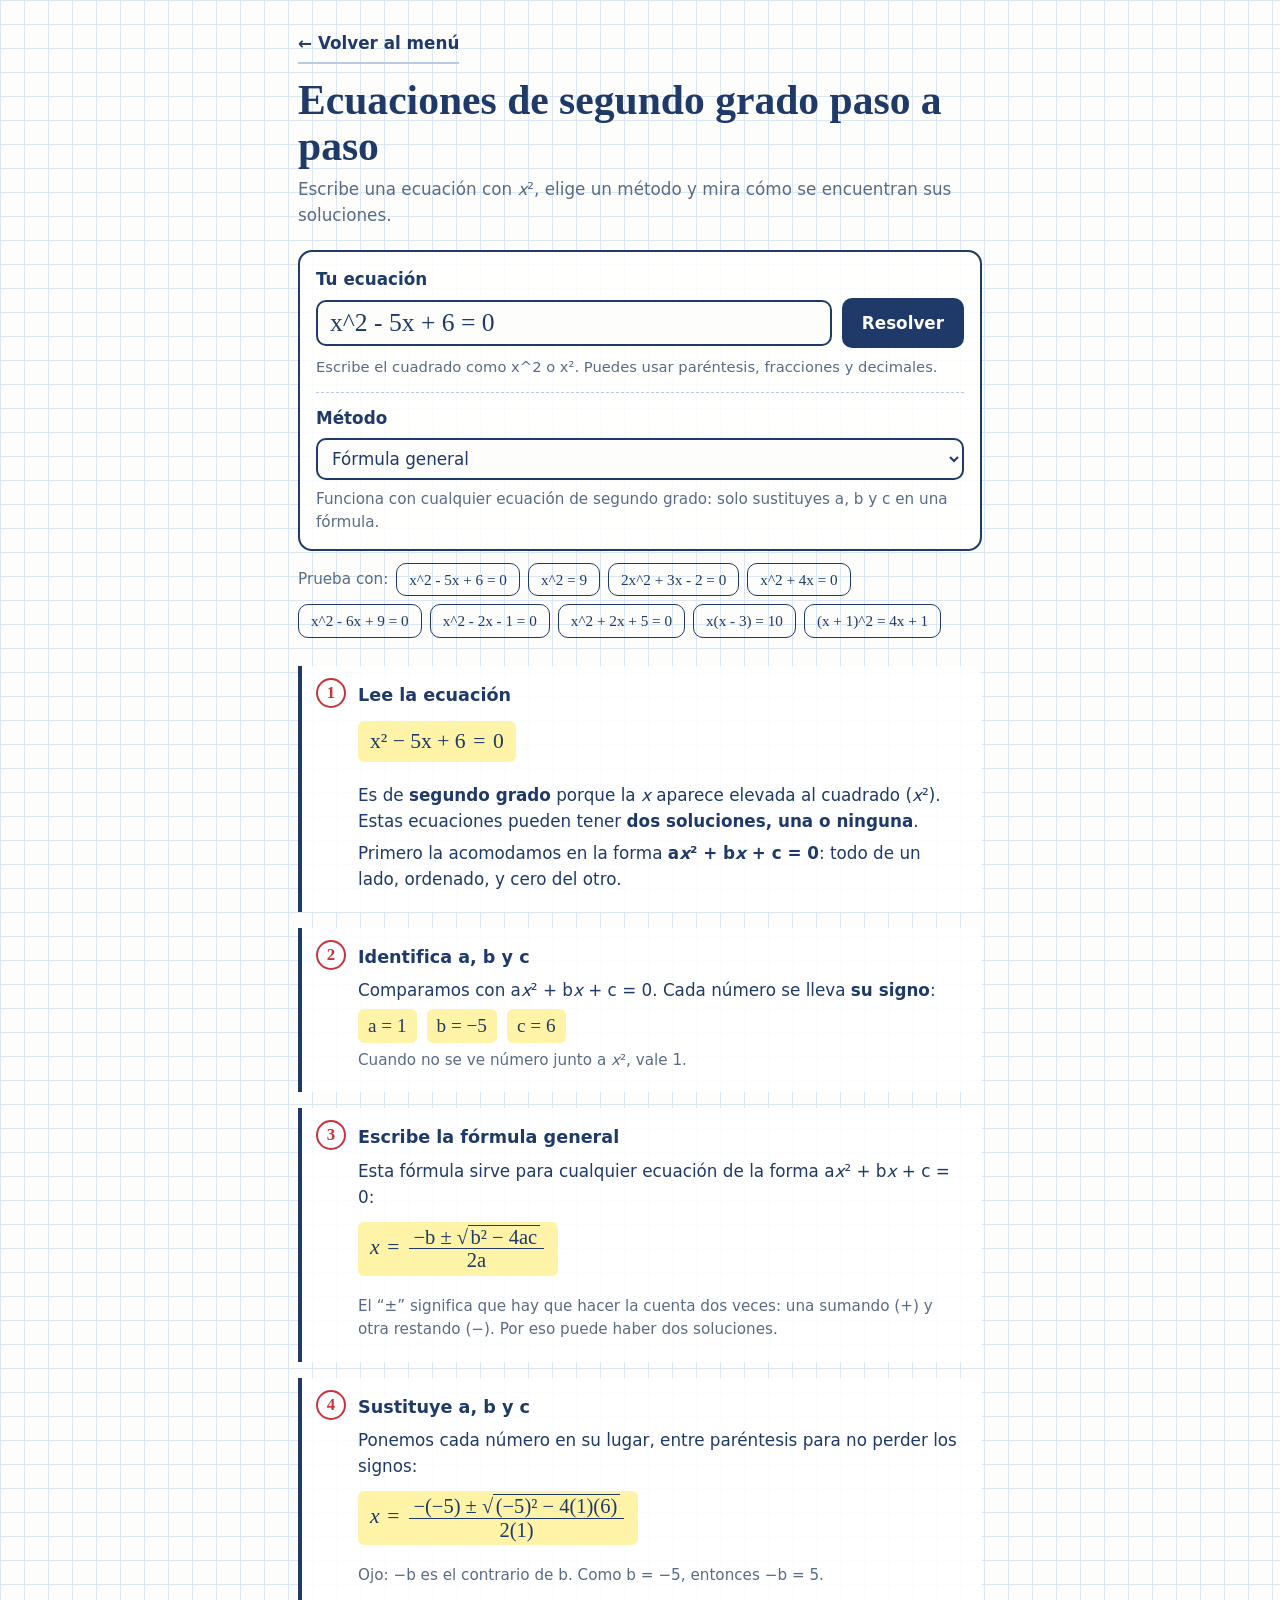
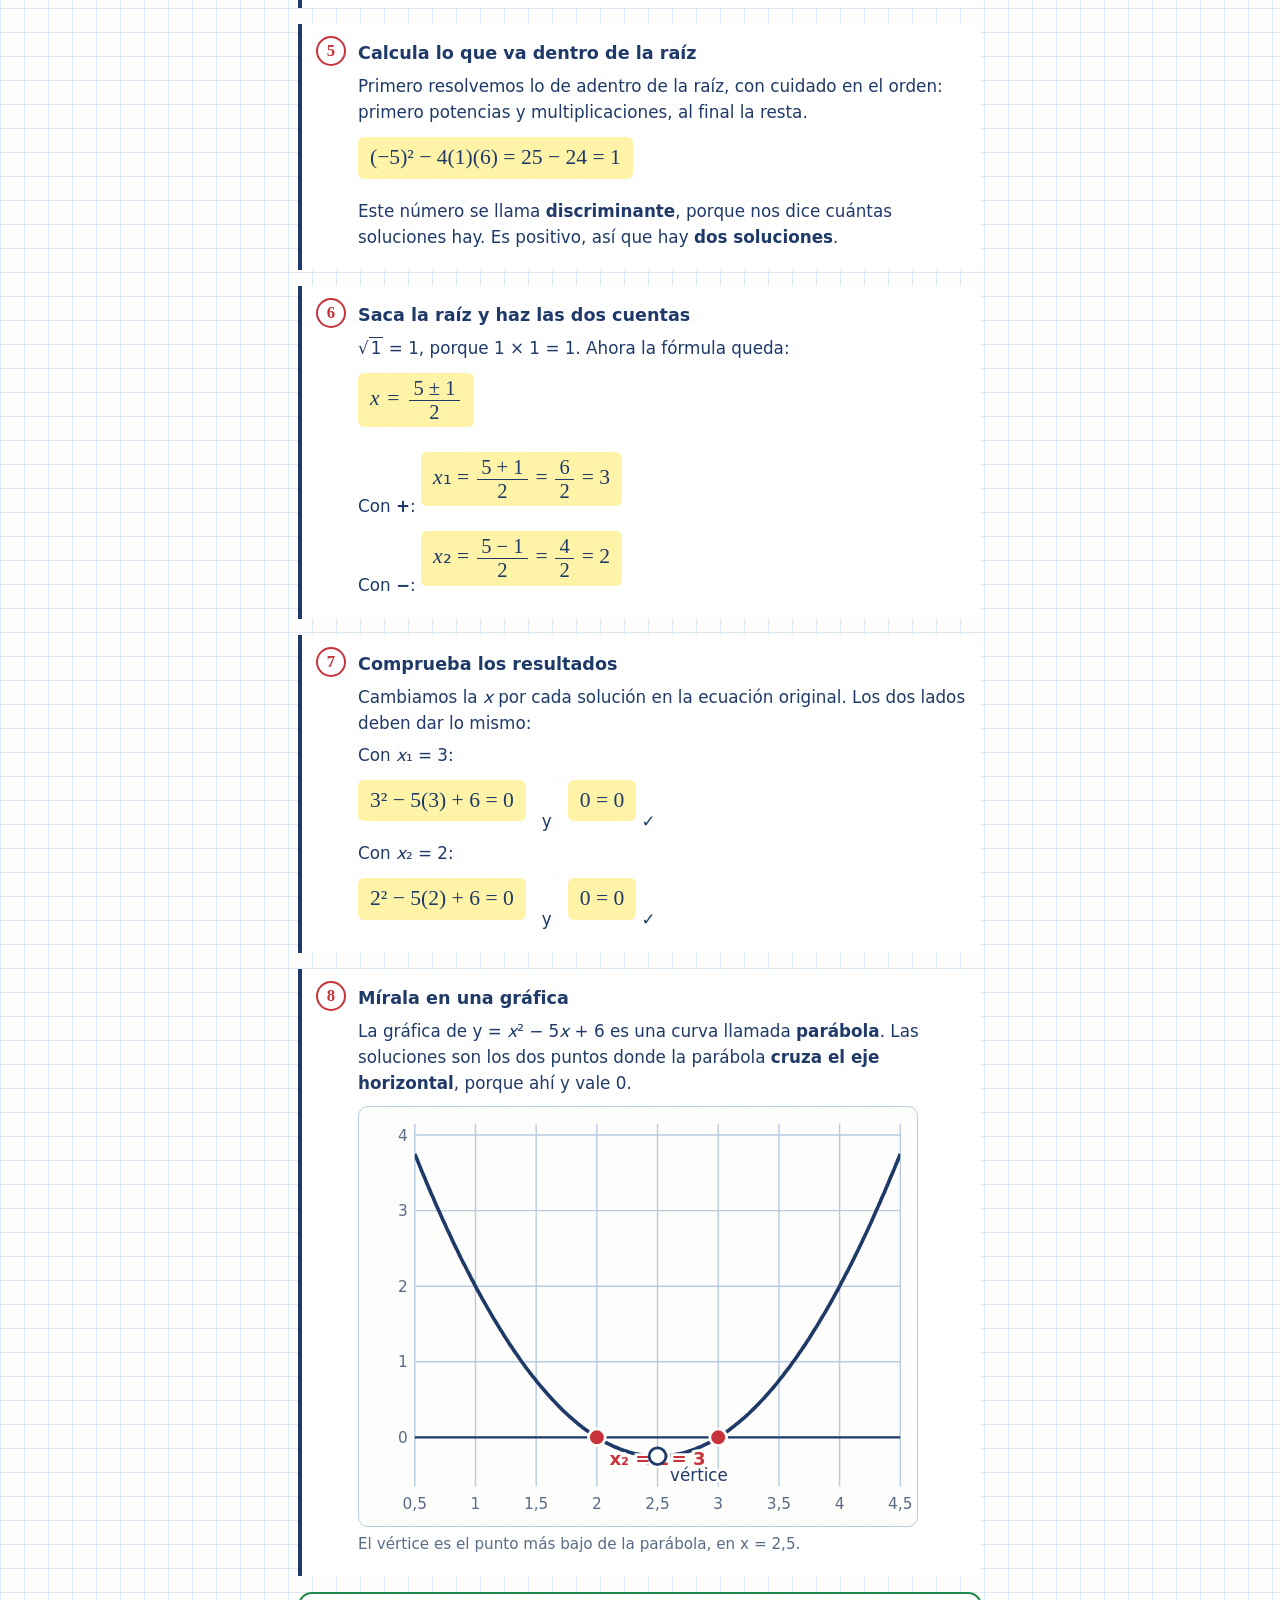
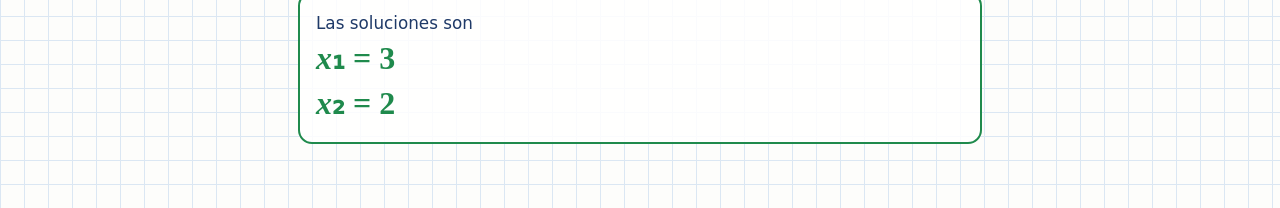
<file: algebra/ecuaciones-segundo-grado.html>
<!DOCTYPE html>
<html lang="es">
<head>
<meta charset="utf-8">
<meta name="viewport" content="width=device-width, initial-scale=1, viewport-fit=cover">
<title>Ecuaciones de segundo grado paso a paso</title>
<link rel="stylesheet" href="../css/tema.css">
<link rel="stylesheet" href="../css/estilos.css">
</head>
<body class="pagina-ecuaciones">
<main>
  <a class="volver" href="../index.html">← Volver al menú</a>
  <h1>Ecuaciones de segundo grado paso a paso</h1>
  <p class="sub">Escribe una ecuación con <i>x</i>², elige un método y mira cómo se encuentran sus soluciones.</p>

  <div class="panel">
    <label for="ec">Tu ecuación</label>
    <div class="entrada">
      <input id="ec" value="x^2 - 5x + 6 = 0" autocomplete="off" autocapitalize="off" spellcheck="false">
      <button id="resolver">Resolver</button>
    </div>
    <p class="ayuda">Escribe el cuadrado como x^2 o x². Puedes usar paréntesis, fracciones y decimales.</p>
    <div class="metodo">
      <label for="metodo">Método</label>
      <select id="metodo">
        <option value="formula" selected>Fórmula general</option>
        <option value="factorizacion">Factorización</option>
        <option value="completar">Completar el cuadrado</option>
      </select>
      <p class="desc" id="desc"></p>
    </div>
  </div>
  <div class="ejemplos">Prueba con:
    <button>x^2 - 5x + 6 = 0</button><button>x^2 = 9</button><button>2x^2 + 3x - 2 = 0</button><button>x^2 + 4x = 0</button><button>x^2 - 6x + 9 = 0</button><button>x^2 - 2x - 1 = 0</button><button>x^2 + 2x + 5 = 0</button><button>x(x - 3) = 10</button><button>(x + 1)^2 = 4x + 1</button>
  </div>

  <div id="salida" aria-live="polite"></div>
</main>

<script>
(function(){
  const $ = s => document.querySelector(s);
  const DESC = {
    formula: 'Funciona con cualquier ecuación de segundo grado: solo sustituyes a, b y c en una fórmula.',
    factorizacion: 'Escribes la ecuación como una multiplicación igual a cero. Es rápido, pero solo funciona cuando las soluciones son números “bonitos”.',
    completar: 'Acomodas la ecuación para formar un binomio al cuadrado y luego sacas raíz. De aquí sale la fórmula general.'
  };

  // ---------- fracciones exactas ----------
  const gcd = (a, b) => { a = a < 0n ? -a : a; b = b < 0n ? -b : b; while (b) [a, b] = [b, a % b]; return a; };
  const lcm = (a, b) => a / gcd(a, b) * b;
  const absB = a => a < 0n ? -a : a;
  class Q {
    constructor(n, d = 1n){ if (d < 0n){ n = -n; d = -d; } const g = gcd(n, d) || 1n; this.n = n / g; this.d = d / g; }
    add(o){ return new Q(this.n*o.d + o.n*this.d, this.d*o.d); }
    sub(o){ return new Q(this.n*o.d - o.n*this.d, this.d*o.d); }
    mul(o){ return new Q(this.n*o.n, this.d*o.d); }
    div(o){ return new Q(this.n*o.d, this.d*o.n); }
    neg(){ return new Q(-this.n, this.d); }
    abs(){ return new Q(absB(this.n), this.d); }
    zero(){ return this.n === 0n; }
    one(){ return this.n === 1n && this.d === 1n; }
    eq(o){ return this.n === o.n && this.d === o.d; }
    num(){ return Number(this.n) / Number(this.d); }
  }
  const Q0 = new Q(0n), Q1 = new Q(1n), q = n => new Q(BigInt(n));
  const numQ = s => { const [i, f = ''] = s.split('.'); return new Q(BigInt((i || '0') + f), 10n ** BigInt(f.length)); };

  class Fallo extends Error {}
  const fallo = m => new Fallo(m);

  // ---------- polinomios hasta grado 2: [c0, c1, c2] ----------
  const pAdd = (u, v) => u.map((c, i) => c.add(v[i]));
  const pSub = (u, v) => u.map((c, i) => c.sub(v[i]));
  const pNeg = u => u.map(c => c.neg());
  const pEsc = (u, k) => u.map(c => c.mul(k));
  const grado = u => u[2].zero() ? (u[1].zero() ? 0 : 1) : 2;
  const pEval = (u, x) => u[2].mul(x).mul(x).add(u[1].mul(x)).add(u[0]);
  function pMul(u, v){
    const r = [Q0, Q0, Q0];
    for (let i = 0; i < 3; i++) for (let j = 0; j < 3; j++){
      if (u[i].zero() || v[j].zero()) continue;
      if (i + j > 2) throw fallo('Al multiplicar aparece x³ o una potencia mayor. Esta herramienta resuelve ecuaciones de segundo grado (hasta x²).');
      r[i+j] = r[i+j].add(u[i].mul(v[j]));
    }
    return r;
  }
  function pDiv(u, v){
    if (!v[1].zero() || !v[2].zero()) throw fallo('La incógnita quedó en el denominador (dividiendo). Esta herramienta solo resuelve ecuaciones donde la incógnita está arriba.');
    if (v[0].zero()) throw fallo('Hay una división entre cero, y eso no se puede hacer.');
    return u.map(c => c.div(v[0]));
  }

  // ---------- lectura ----------
  const normalizar = s => s.replace(/[−–—]/g, '-').replace(/[×·]/g, '*').replace(/÷/g, '/').replace(/\s+/g, '');
  function tokens(s){
    const t = []; let i = 0;
    while (i < s.length){
      const c = s[i];
      if (/[0-9.,]/.test(c)){
        let j = i; while (j < s.length && /[0-9.,]/.test(s[j])) j++;
        const raw = s.slice(i, j), v = raw.replace(',', '.');
        if (/[.,].*[.,]/.test(raw) || v === '.') throw fallo(`Revisa el número “${raw}”: usa una sola coma o punto para los decimales.`);
        t.push({t:'num', v:numQ(v), dec:v.includes('.')}); i = j; continue;
      }
      if (/[a-zA-ZñÑ]/.test(c)){ t.push({t:'var', v:c.toLowerCase()}); i++; continue; }
      if (c === '²'){ t.push({t:'^'}, {t:'num', v:q(2)}); i++; continue; }
      if (c === '³'){ t.push({t:'^'}, {t:'num', v:q(3)}); i++; continue; }
      if ('+-*/()=^'.includes(c)){ t.push({t:c}); i++; continue; }
      throw fallo(`No reconozco el símbolo “${c}”.`);
    }
    return t;
  }
  function leerLado(t){
    let p = 0;
    const ver = () => t[p], tomar = () => t[p++];
    function expr(){
      let v = termino();
      while (ver() && (ver().t === '+' || ver().t === '-')){
        const op = tomar().t, r = termino();
        v = op === '+' ? pAdd(v, r) : pSub(v, r);
      }
      return v;
    }
    function termino(){
      let v = unario();
      for (;;){
        const k = ver(); if (!k) break;
        if (k.t === '*'){ tomar(); v = pMul(v, unario()); }
        else if (k.t === '/'){ tomar(); v = pDiv(v, unario()); }
        else if (k.t === 'num' || k.t === 'var' || k.t === '('){ v = pMul(v, unario()); }
        else break;
      }
      return v;
    }
    function unario(){
      const k = ver();
      if (k && k.t === '-'){ tomar(); return pNeg(unario()); }
      if (k && k.t === '+'){ tomar(); return unario(); }
      return potencia();
    }
    function potencia(){
      let v = primario();
      while (ver() && ver().t === '^'){
        tomar();
        const e = tomar();
        if (!e || e.t !== 'num' || e.v.d !== 1n || e.v.n > 10n) throw fallo('Después de ^ escribe un número entero, por ejemplo x^2.');
        let r = [Q1, Q0, Q0];
        for (let k = 0n; k < e.v.n; k++) r = pMul(r, v);
        v = r;
      }
      return v;
    }
    function primario(){
      const k = tomar();
      if (!k) throw fallo('A la ecuación le falta algo: revisa que no termine en un signo.');
      if (k.t === 'num') return [k.v, Q0, Q0];
      if (k.t === 'var') return [Q0, Q1, Q0];
      if (k.t === '('){
        const v = expr();
        if (!ver() || ver().t !== ')') throw fallo('Falta cerrar un paréntesis.');
        tomar(); return v;
      }
      throw fallo(k.t === ')' ? 'Hay un paréntesis que se cierra sin haberse abierto.' : `Hay un signo “${k.t}” fuera de lugar.`);
    }
    if (!t.length) throw fallo('Uno de los lados de la ecuación está vacío.');
    const v = expr();
    if (p < t.length) throw fallo(t[p].t === ')' ? 'Sobra un paréntesis de cierre.' : 'Revisa cómo está escrita la ecuación.');
    return v;
  }

  // ---------- cómo se ven las cosas ----------
  let X = 'x';
  const xH = () => `<i>${X}</i>`;
  const qHTML = v => v.d === 1n ? absB(v.n).toString() : `<span class="frac"><span>${absB(v.n)}</span><span>${v.d}</span></span>`;
  const qF = v => (v.n < 0n ? '−' : '') + qHTML(v);
  const qP = v => v.n < 0n ? `(${qF(v)})` : qF(v);
  const qTexto = v => (v.n < 0n ? '−' : '') + (v.d === 1n ? absB(v.n) : `${absB(v.n)}/${v.d}`);
  const bF = n => (n < 0n ? '−' : '') + absB(n);
  const frac = (arriba, abajo) => `<span class="frac"><span>${arriba}</span><span>${abajo}</span></span>`;
  const rad = m => `√<span class="rad">${m}</span>`;
  function terminos(lista){
    const it = lista.filter(t => !t.q.zero());
    if (!it.length) return '0';
    return it.map((t, i) => {
      const neg = t.q.n < 0n, ab = t.q.abs();
      const lit = t.g === 2 ? `${xH()}²` : t.g === 1 ? xH() : '';
      const cuerpo = t.g ? (ab.one() ? '' : qHTML(ab)) + lit : qHTML(ab);
      const s = (i === 0 ? (neg ? '−' : '') : (neg ? ' − ' : ' + ')) + cuerpo;
      return t.hl ? `<span class="rojo">${s}</span>` : s;
    }).join('');
  }
  const lado = (u, extra = []) => terminos([{q:u[2], g:2}, {q:u[1], g:1}, {q:u[0], g:0}, ...extra]);
  const ec = (i, d) => `<div class="ec">${i}<span class="igual">=</span>${d}</div>`;
  const bonito = s => s.replace(/\^2/g, '²').replace(/\*/g, ' × ').replace(/-/g, ' − ').replace(/\+/g, ' + ').replace(/=/g, ' = ').replace(/\s+/g, ' ').replace(/\( /g, '(').replace(/^ − /, '−').replace(/= − /, '= −').replace(/\(\s*−\s*/g, '(−').trim();
  const paso = (t, c, clase = '') => `<li${clase ? ` class="${clase}"` : ''}><h2>${t}</h2>${c}</li>`;
  const dec = n => ((Math.round(n * 1e4) / 1e4) || 0).toLocaleString('es-ES', {maximumFractionDigits:4, useGrouping:false}).replace('-', '−');
  const lin = (p, c) => `(${terminos([{q:new Q(p), g:1}, {q:new Q(c), g:0}])})`;

  // raíz de un racional: √k = s·√m con m sin cuadrados
  function raizQ(k){
    let N = k.n * k.d, f = 1n, m = N;
    if (N === 0n) return {s: Q0, m: 1n};
    for (let i = 2n; i * i <= m; i++) while (m % (i*i) === 0n){ m /= i*i; f *= i; }
    return {s: new Q(f, k.d), m};
  }
  // (P ± S√m)/T con enteros, simplificado
  function formaRad(P, S, m, T){
    const g = gcd(gcd(P, S), T) || 1n;
    P /= g; S /= g; T /= g;
    const sq = (S === 1n ? '' : S.toString()) + rad(m);
    const arm = sg => P === 0n ? (sg === '+' ? '' : sg) + sq : `${bF(P)} ${sg} ${sq}`;
    const ver = sg => T === 1n ? arm(sg) : frac(arm(sg), T);
    const val = sg => (Number(P) + (sg === '+' ? 1 : -1) * Number(S) * Math.sqrt(Number(m))) / Number(T);
    return {g, pm: ver('±'), x1: ver('+'), x2: ver('−'), v1: val('+'), v2: val('−')};
  }
  // Raíces exactas como {html, v, q?}
  function raicesDe(A, B, C){
    const D = B*B - 4n*A*C;
    if (D < 0n) return [];
    const r = raizQ(q(D));
    if (r.m === 1n){
      const s = r.s.n;
      const x1 = new Q(-B + s, 2n*A), x2 = new Q(-B - s, 2n*A);
      const xs = [x1, x2].sort((u, w) => u.num() - w.num());
      if (D === 0n) return [{html:qF(x1), v:x1.num(), q:x1}];
      return xs.map(x => ({html:qF(x), v:x.num(), q:x}));
    }
    const f = formaRad(-B, r.s.n, r.m, 2n*A);
    return [{html:f.x2, v:f.v2}, {html:f.x1, v:f.v1}].sort((u, w) => u.v - w.v);
  }

  // ---------- gráfica (SVG sin librerías) ----------
  let idGraf = 0;
  const fmtG = v => { const r = Math.round(v * 1e6) / 1e6; return (Object.is(r, -0) ? 0 : r).toLocaleString('es-ES', {maximumFractionDigits:2, useGrouping:false}).replace('-', '−'); };
  function paso10(span){
    const raw = span / 6, p = Math.pow(10, Math.floor(Math.log10(raw))), f = raw / p;
    return (f < 1.5 ? 1 : f < 3 ? 2 : f < 7 ? 5 : 10) * p;
  }
  function grafica({xmin, xmax, ymin, ymax, curvas = [], puntos = [], titulo = 'Gráfica'}){
    const W = 400, H = 300, ml = 40, mr = 12, mt = 12, mb = 28;
    const sx = x => ml + (x - xmin) / (xmax - xmin) * (W - ml - mr);
    const sy = y => mt + (ymax - y) / (ymax - ymin) * (H - mt - mb);
    const id = 'clip' + (++idGraf);
    let g = '';
    const dx = paso10(xmax - xmin), dy = paso10(ymax - ymin);
    for (let x = Math.ceil(xmin / dx) * dx; x <= xmax + 1e-9; x += dx){
      const X = sx(x).toFixed(1);
      g += `<line x1="${X}" y1="${mt}" x2="${X}" y2="${H - mb}" class="g-red"/><text x="${X}" y="${H - mb + 16}" text-anchor="middle" class="g-num">${fmtG(x)}</text>`;
    }
    for (let y = Math.ceil(ymin / dy) * dy; y <= ymax + 1e-9; y += dy){
      const Y = sy(y).toFixed(1);
      g += `<line x1="${ml}" y1="${Y}" x2="${W - mr}" y2="${Y}" class="g-red"/><text x="${ml - 5}" y="${(+Y + 4).toFixed(1)}" text-anchor="end" class="g-num">${fmtG(y)}</text>`;
    }
    if (xmin <= 0 && xmax >= 0) g += `<line x1="${sx(0).toFixed(1)}" y1="${mt}" x2="${sx(0).toFixed(1)}" y2="${H - mb}" class="g-eje"/>`;
    if (ymin <= 0 && ymax >= 0) g += `<line x1="${ml}" y1="${sy(0).toFixed(1)}" x2="${W - mr}" y2="${sy(0).toFixed(1)}" class="g-eje"/>`;
    let c = '';
    curvas.forEach(cv => {
      const pts = [];
      for (let i = 0; i <= 240; i++){
        const x = xmin + (xmax - xmin) * i / 240, y = cv.f(x);
        const Y = Math.max(-2000, Math.min(2000, sy(y)));
        pts.push(`${sx(x).toFixed(1)},${Y.toFixed(1)}`);
      }
      c += `<polyline points="${pts.join(' ')}" class="${cv.clase || 'g-c1'}"/>`;
    });
    let p = '';
    puntos.forEach(pt => {
      const X = sx(pt.x), Y = sy(pt.y);
      p += `<circle cx="${X.toFixed(1)}" cy="${Y.toFixed(1)}" r="6" class="${pt.clase || 'g-pt'}"/>`;
      if (pt.texto){
        const izq = pt.izq ?? (X > W * 0.62), abajo = pt.dy ?? (pt.abajo ? 20 : -10);
        p += `<text x="${(X + (izq ? -9 : 9)).toFixed(1)}" y="${Math.max(mt + 12, Math.min(H - mb - 4, Y + abajo)).toFixed(1)}" text-anchor="${izq ? 'end' : 'start'}" class="${pt.claseTxt || 'g-txt'}">${pt.texto}</text>`;
      }
    });
    return `<div class="grafica"><svg viewBox="0 0 ${W} ${H}" role="img" aria-label="${titulo}">
      <defs><clipPath id="${id}"><rect x="${ml}" y="${mt}" width="${W - ml - mr}" height="${H - mt - mb}"/></clipPath></defs>
      ${g}<g clip-path="url(#${id})">${c}</g>${p}</svg></div>`;
  }
  function rangoY(valores, incluirCero){
    let lo = Math.min(...valores), hi = Math.max(...valores);
    if (incluirCero){ lo = Math.min(lo, 0); hi = Math.max(hi, 0); }
    if (hi - lo < 1e-9){ lo -= 2; hi += 2; }
    const pad = (hi - lo) * 0.1;
    return [lo - pad, hi + pad];
  }


  // ---------- métodos ----------
  function metodoFormula(A, B, C){
    const D = B*B - 4n*A*C;
    let h = '';
    h += paso('Escribe la fórmula general',
      `<p>Esta fórmula sirve para cualquier ecuación de la forma a${xH()}² + b${xH()} + c = 0:</p>
       ${ec(xH(), frac(`−b ± ${rad('b² − 4ac')}`, '2a'))}
       <p class="pista">El “±” significa que hay que hacer la cuenta dos veces: una sumando (+) y otra restando (−). Por eso puede haber dos soluciones.</p>`);
    h += paso('Sustituye a, b y c',
      `<p>Ponemos cada número en su lugar, entre paréntesis para no perder los signos:</p>
       ${ec(xH(), frac(`−${pp(B)} ± ${rad(`${pp(B)}² − 4${pp(A)}${pp(C)}`)}`, `2${pp(A)}`))}
       ${B < 0n ? `<p class="pista">Ojo: −b es el contrario de b. Como b = ${bF(B)}, entonces −b = ${bF(-B)}.</p>` : ''}`);
    const tipo = D > 0n ? `Es positivo, así que hay <strong>dos soluciones</strong>.` : D === 0n ? `Es cero, así que hay <strong>una sola solución</strong> (las dos cuentas dan lo mismo).` : `Es negativo, y no existe ningún número que multiplicado por sí mismo dé negativo. Por eso <strong>no hay solución</strong> con números reales.`;
    h += paso('Calcula lo que va dentro de la raíz',
      `<p>Primero resolvemos lo de adentro de la raíz, con cuidado en el orden: primero potencias y multiplicaciones, al final la resta.</p>
       <div class="ec">${pp(B)}² − 4${pp(A)}${pp(C)} = ${bF(B*B)} − ${bP(4n*A*C)} = ${bF(D)}</div>
       <p>Este número se llama <strong>discriminante</strong>, porque nos dice cuántas soluciones hay. ${tipo}</p>`);
    if (D < 0n) return {h, raices: []};
    const r = raizQ(q(D));
    if (r.m === 1n){
      const s = r.s.n, den = 2n*A;
      if (D === 0n){
        const x = new Q(-B, den);
        h += paso('Termina la cuenta',
          `<p>Como √0 = 0, sumar o restar da lo mismo:</p>
           ${ec(xH(), frac(`${bF(-B)} ± 0`, den) + ` = ${qF(x)}`)}`);
        return {h, raices: [{html:qF(x), v:x.num(), q:x}]};
      }
      const x1 = new Q(-B + s, den), x2 = new Q(-B - s, den);
      h += paso('Saca la raíz y haz las dos cuentas',
        `<p>${rad(D)} = ${s}, porque ${s} × ${s} = ${D}. Ahora la fórmula queda:</p>
         ${ec(xH(), frac(`${bF(-B)} ± ${s}`, den))}
         <p>Con <strong>+</strong>: <span class="ec">${xH()}₁ = ${frac(`${bF(-B)} + ${s}`, den)} = ${frac(bF(-B + s), den)} = ${qF(x1)}</span></p>
         <p>Con <strong>−</strong>: <span class="ec">${xH()}₂ = ${frac(`${bF(-B)} − ${s}`, den)} = ${frac(bF(-B - s), den)} = ${qF(x2)}</span></p>`);
      return {h, raices: [x1, x2].map(x => ({html:qF(x), v:x.num(), q:x}))};
    }
    const f = formaRad(-B, r.s.n, r.m, 2n*A);
    let simp = '';
    if (r.s.n > 1n) simp = `<p>${rad(D)} no es exacta, pero se puede simplificar: ${D} = ${r.s.n*r.s.n} × ${r.m}, y ${rad(r.s.n*r.s.n)} = ${r.s.n}. Entonces ${rad(D)} = ${r.s.n}${rad(r.m)}.</p>`;
    else simp = `<p>${rad(D)} no es exacta y no se puede simplificar, así que la dejamos indicada.</p>`;
    h += paso('Saca la raíz',
      `${simp}${ec(xH(), frac(`${bF(-B)} ± ${r.s.n === 1n ? '' : r.s.n}${rad(r.m)}`, 2n*A))}
       ${f.g > 1n ? `<p>Todos los números se pueden dividir entre ${f.g}, así que simplificamos:</p>${ec(xH(), f.pm)}` : ''}`);
    h += paso('Haz las dos cuentas',
      `<p>Con <strong>+</strong>: <span class="ec">${xH()}₁ = ${f.x1} ≈ ${dec(f.v1)}</span></p>
       <p>Con <strong>−</strong>: <span class="ec">${xH()}₂ = ${f.x2} ≈ ${dec(f.v2)}</span></p>
       <p class="pista">La forma con raíz es el resultado exacto. El decimal es una aproximación, útil para ubicarlo en la gráfica.</p>`);
    return {h, raices: [{html:f.x1, v:f.v1}, {html:f.x2, v:f.v2}]};
  }

  function pasoProductoCero(factores){
    // factores: [{p, c}] cada uno p·x + c (BigInt)
    let filas = '';
    const raices = [];
    factores.forEach(({p, c}) => {
      const x = new Q(-c, p);
      let cuenta;
      if (p === 1n) cuenta = c === 0n ? `${xH()} = 0` : `${lin(p, c).slice(1, -1)} = 0 &nbsp;→&nbsp; ${xH()} = ${qF(x)}`;
      else cuenta = `${lin(p, c).slice(1, -1)} = 0 &nbsp;→&nbsp; ${bF(p)}${xH()} = ${bF(-c)} &nbsp;→&nbsp; ${xH()} = ${qF(x)}`;
      filas += `<p><span class="ec">${cuenta}</span></p>`;
      if (!raices.some(r => r.q.eq(x))) raices.push({html:qF(x), v:x.num(), q:x});
    });
    const h = paso('Iguala cada factor a cero',
      `<p>Si dos números multiplicados dan 0, entonces <strong>al menos uno de ellos es 0</strong>. Así que igualamos cada paréntesis a cero y resolvemos:</p>${filas}
       ${raices.length === 1 ? '<p class="pista">Los dos factores son iguales, así que solo hay una solución.</p>' : ''}`);
    return {h, raices};
  }

  function metodoFactorizacion(A, B, C){
    const D = B*B - 4n*A*C;
    const r = D >= 0n ? raizQ(q(D)) : null;
    if (!r || r.m !== 1n){
      const h = paso('Esta ecuación no se puede factorizar fácil',
        `<p>${D < 0n ? 'Esta ecuación no tiene soluciones con números reales, así que no hay forma de escribirla como multiplicación.' : 'Sus soluciones no son números enteros ni fracciones (tienen raíces que no son exactas), así que no hay números “bonitos” para factorizar.'}</p>
         <p>Usa la fórmula general, que funciona siempre:</p>
         <button class="boton-metodo" data-metodo="formula">Resolver con la fórmula general</button>`, 'aviso');
      return {h, raices: null};
    }
    let h = '';
    if (C === 0n){
      h += paso('Saca la x como factor común',
        `<p>No hay número solo (c = 0), así que los dos términos tienen ${xH()}. La “sacamos” de los dos:</p>
         ${ec(lado([Q0, q(B), q(A)]), '0')}
         ${ec(`${xH()}${lin(A, B)}`, '0')}
         <p class="pista">Comprueba multiplicando: ${xH()} por cada término de adentro te regresa a la ecuación de arriba.</p>`);
      const pc = pasoProductoCero([{p:1n, c:0n}, {p:A, c:B}]);
      return {h: h + pc.h, raices: pc.raices};
    }
    const N = A*C;
    // pares de números que multiplicados dan N
    const pares = [];
    const absN = absB(N);
    for (let d = 1n; d*d <= absN; d++){
      if (absN % d) continue;
      const e = absN / d;
      if (N > 0n){ const s = B < 0n ? -1n : 1n; pares.push([s*d, s*e]); }
      else { pares.push([d, -e]); if (d !== e) pares.push([-d, e]); }
    }
    const idx = pares.findIndex(([m, n]) => m + n === B);
    const [m, n] = pares[idx];
    let lista = pares.map((pr, i) => ({pr, i}));
    if (lista.length > 10) lista = lista.filter(({i}) => i < 6 || i === idx);
    const filas = lista.map(({pr:[u, v], i}) => `<tr class="${i === idx ? 'si' : ''}"><td>${bF(u)} y ${bF(v)}</td><td>${bF(u)} × ${bP(v)} = ${bF(u*v)}</td><td>${bF(u)} + ${bP(v)} = ${bF(u+v)}</td><td>${i === idx ? '✓' : ''}</td></tr>`).join('');
    if (A === 1n){
      h += paso('Busca dos números',
        `<p>Buscamos dos números que <strong>multiplicados den ${bF(C)}</strong> (el valor de c) y <strong>sumados den ${bF(B)}</strong> (el valor de b).</p>
         <div class="tabla"><table><thead><tr><th>Números</th><th>Multiplicados</th><th>Sumados</th><th></th></tr></thead><tbody>${filas}</tbody></table></div>
         <p>Los números son <strong>${bF(m)} y ${bF(n)}</strong>.</p>
         ${C < 0n ? '<p class="pista">Como c es negativo, los dos números tienen signos distintos (uno positivo y uno negativo).</p>' : B < 0n ? '<p class="pista">Como c es positivo y b negativo, los dos números son negativos.</p>' : ''}`);
      h += paso('Escribe la ecuación como multiplicación',
        `<p>Cada número va en un paréntesis junto a la ${xH()}:</p>
         ${ec(`${lin(1n, m)}${lin(1n, n)}`, '0')}
         <p class="pista">Compruébalo multiplicando los paréntesis: ${xH()} × ${xH()} = ${xH()}², y ${bF(m)} × ${bP(n)} = ${bF(C)}.</p>`);
      const pc = pasoProductoCero([{p:1n, c:m}, {p:1n, c:n}]);
      return {h: h + pc.h, raices: pc.raices};
    }
    // a ≠ 1: método de agrupación (a·c)
    h += paso('Busca dos números',
      `<p>Como a = ${bF(A)} no es 1, multiplicamos a × c = ${bF(A)} × ${bP(C)} = <strong>${bF(N)}</strong>. Buscamos dos números que <strong>multiplicados den ${bF(N)}</strong> y <strong>sumados den ${bF(B)}</strong> (el valor de b):</p>
       <div class="tabla"><table><thead><tr><th>Números</th><th>Multiplicados</th><th>Sumados</th><th></th></tr></thead><tbody>${filas}</tbody></table></div>
       <p>Los números son <strong>${bF(m)} y ${bF(n)}</strong>.</p>`);
    const g1 = gcd(A, m), p = A / g1, qq = m / g1, g2 = n / p;
    h += paso('Separa el término del medio',
      `<p>Escribimos ${terminos([{q:q(B), g:1}])} como ${terminos([{q:q(m), g:1}, {q:q(n), g:1}])} (es lo mismo, porque ${bF(m)} + ${bP(n)} = ${bF(B)}):</p>
       ${ec(terminos([{q:q(A), g:2}, {q:q(m), g:1}, {q:q(n), g:1}, {q:q(C), g:0}]), '0')}`);
    h += paso('Agrupa de dos en dos',
      `<p>De los dos primeros términos sacamos lo que se repite (${g1 === 1n ? '' : g1}${xH()}), y de los dos últimos también (${bF(g2)}):</p>
       ${ec(`${g1 === 1n ? '' : g1}${xH()}${lin(p, qq)} ${g2 < 0n ? '−' : '+'} ${absB(g2)}${lin(p, qq)}`, '0')}
       <p>Ahora el paréntesis ${lin(p, qq)} se repite, así que lo sacamos como factor común:</p>
       ${ec(`${lin(p, qq)}${lin(g1, g2)}`, '0')}`);
    const pc = pasoProductoCero([{p, c:qq}, {p:g1, c:g2}]);
    return {h: h + pc.h, raices: pc.raices};
  }

  function metodoCompletar(A, B, C){
    let h = '';
    const a = q(A);
    let pq = new Q(B, A), cq = new Q(C, A);
    if (A !== 1n){
      h += paso('Haz que a valga 1',
        `<p>Para completar el cuadrado, el número de ${xH()}² debe ser 1. Dividimos <strong>toda</strong> la ecuación entre ${bF(A)}:</p>
         ${ec(lado([cq, pq, Q1]), '0')}`);
    }
    if (!cq.zero()){
      h += paso('Pasa el número solo al otro lado',
        `<p>${cq.n < 0n ? 'Sumamos' : 'Restamos'} ${qHTML(cq)} en los dos lados para dejar solo los términos con ${xH()} a la izquierda:</p>
         ${ec(lado([Q0, pq, Q1]), qF(cq.neg()))}`);
    }
    const k0 = cq.neg();
    if (pq.zero()){
      h += paso('No hace falta completar', `<p>No hay término con ${xH()} sola (b = 0), así que ya tenemos ${xH()}² igual a un número.</p>`);
    } else {
      const mitad = pq.div(q(2)), cuad = mitad.mul(mitad), k = k0.add(cuad);
      h += paso('Suma el número que completa el cuadrado',
        `<p>Tomamos el número que acompaña a la ${xH()} (${qF(pq)}), sacamos su mitad (${qF(mitad)}) y la elevamos al cuadrado: ${qP(mitad)}² = ${qF(cuad)}. Ese número lo sumamos en <strong>los dos lados</strong>:</p>
         ${ec(lado([Q0, pq, Q1], [{q:cuad, g:0, hl:true}]), terminos([{q:k0, g:0}, {q:cuad, g:0, hl:true}]))}
         <p class="pista">¿Por qué ese número? Porque así la izquierda queda como un binomio al cuadrado: (${xH()} ${mitad.n < 0n ? '−' : '+'} ${qHTML(mitad)})² = ${lado([cuad, pq, Q1])}.</p>`);
      h += paso('Escribe el binomio al cuadrado',
        `<p>La izquierda se convierte en un binomio al cuadrado y la derecha se suma:</p>
         ${ec(`(${xH()} ${mitad.n < 0n ? '−' : '+'} ${qHTML(mitad)})²`, qF(k))}`);
      const r1 = terminarCompletar(mitad, k);
      return {h: h + r1.h, raices: r1.raices};
    }
    const r2 = terminarCompletar(Q0, k0);
    return {h: h + r2.h, raices: r2.raices};
  }
  function terminarCompletar(mitad, k){
    const izq = mitad.zero() ? `${xH()}` : `${xH()} ${mitad.n < 0n ? '−' : '+'} ${qHTML(mitad)}`;
    if (k.n < 0n){
      return {h: paso('Saca raíz cuadrada en los dos lados',
        `<p>Algo elevado al cuadrado no puede dar un número negativo (${qF(k)}): cualquier número multiplicado por sí mismo da cero o positivo.</p>
         <p>Por eso esta ecuación <strong>no tiene solución</strong> con números reales.</p>`), raices: []};
    }
    if (k.zero()){
      const x = mitad.neg();
      return {h: paso('Saca raíz cuadrada en los dos lados',
        `<p>La raíz de 0 es 0:</p>${ec(izq, '0')}${ec(xH(), qF(x))}`), raices: [{html:qF(x), v:x.num(), q:x}]};
    }
    const r = raizQ(k);
    const raizK = r.m === 1n ? qF(r.s) : `${r.s.one() ? '' : qHTML(r.s)}${rad(r.m)}`;
    let h = paso('Saca raíz cuadrada en los dos lados',
      `<p>Si algo al cuadrado da ${qF(k)}, ese algo puede ser la raíz positiva <strong>o</strong> la negativa (por ejemplo, 3² = 9 y también (−3)² = 9). Por eso escribimos ±:</p>
       ${ec(izq, `±${k.d === 1n ? rad(k.n) : `√<span class="rad">${qHTML(k)}</span>`}` + (r.m === 1n || !r.s.one() || k.d !== 1n ? ` = ±${raizK}` : ''))}`);
    const T = lcm(mitad.d, r.s.d);
    const P = mitad.neg().mul(new Q(T)).n, S = r.s.mul(new Q(T)).n;
    if (r.m === 1n){
      const x1 = mitad.neg().add(r.s), x2 = mitad.neg().sub(r.s);
      h += paso(`Despeja la ${X}`,
        `<p>${mitad.zero() ? 'La' : `${mitad.n < 0n ? 'Sumamos' : 'Restamos'} ${qHTML(mitad)} en los dos lados y hacemos las dos cuentas. La`} primera con +, la segunda con −:</p>
         <p><span class="ec">${xH()}₁ = ${mitad.zero() ? '' : qF(mitad.neg()) + ' + '}${qF(r.s)} = ${qF(x1)}</span></p>
         <p><span class="ec">${xH()}₂ = ${mitad.zero() ? '−' + qF(r.s) : qF(mitad.neg()) + ' − ' + qF(r.s)} = ${qF(x2)}</span></p>`);
      return {h, raices: [x1, x2].map(x => ({html:qF(x), v:x.num(), q:x}))};
    }
    const f = formaRad(P, S, r.m, T);
    h += paso(`Despeja la ${X}`,
      `<p>${mitad.zero() ? 'Ya tenemos la x sola' : `${mitad.n < 0n ? 'Sumamos' : 'Restamos'} ${qHTML(mitad)} en los dos lados`}:</p>
       ${ec(xH(), f.pm)}
       <p>Con <strong>+</strong>: <span class="ec">${xH()}₁ = ${f.x1} ≈ ${dec(f.v1)}</span></p>
       <p>Con <strong>−</strong>: <span class="ec">${xH()}₂ = ${f.x2} ≈ ${dec(f.v2)}</span></p>`);
    return {h, raices: [{html:f.x1, v:f.v1}, {html:f.x2, v:f.v2}]};
  }
  const bP = n => n < 0n ? `(${bF(n)})` : bF(n);
  const pp = n => `(${bF(n)})`;

  // ---------- flujo principal ----------
  function resolver(){
    const metodo = $('#metodo').value;
    $('#desc').textContent = DESC[metodo];
    const out = $('#salida');
    try {
      const s = normalizar($('#ec').value.trim());
      const t = tokens(s);
      const letras = [...new Set(t.filter(k => k.t === 'var').map(k => k.v))];
      if (!letras.length) throw fallo('La ecuación necesita una incógnita, por ejemplo x.');
      if (letras.length > 1) throw fallo(`Usa una sola letra como incógnita. Encontré varias: ${letras.join(', ')}.`);
      X = letras[0];
      const nIg = t.filter(k => k.t === '=').length;
      if (nIg !== 1) throw fallo(nIg === 0 ? 'Falta el signo = que separa los dos lados de la ecuación.' : 'La ecuación debe tener un solo signo =.');
      const pos = t.findIndex(k => k.t === '=');
      const I0 = leerLado(t.slice(0, pos)), D0 = leerLado(t.slice(pos + 1));
      const P = pSub(I0, D0);
      if (grado(P) < 2){
        throw fallo(`Al acomodar la ecuación, la ${X}² se cancela, así que no es de segundo grado. ${grado(P) === 1 ? 'Es de primer grado: resuélvela con la herramienta de <a href="ecuaciones-primer-grado.html">ecuaciones de primer grado</a>.' : 'Ni siquiera queda la incógnita.'}`);
      }
      const [izqTxt, derTxt] = s.split('=');
      out.innerHTML = pasos(s, izqTxt, derTxt, I0, D0, t, metodo);
    } catch(e){
      if (e instanceof Fallo){ out.innerHTML = `<p class="error">${e.message}</p>`; return; }
      throw e;
    }
  }

  function pasos(s, izqTxt, derTxt, I0, D0, t, metodo){
    let h = '<ol class="pasos">';
    h += paso('Lee la ecuación',
      `${ec(bonito(izqTxt), bonito(derTxt))}
       <p>Es de <strong>segundo grado</strong> porque la ${xH()} aparece elevada al cuadrado (${xH()}²). Estas ecuaciones pueden tener <strong>dos soluciones, una o ninguna</strong>.</p>
       <p>Primero la acomodamos en la forma <strong>a${xH()}² + b${xH()} + c = 0</strong>: todo de un lado, ordenado, y cero del otro.</p>`);

    const plano = u => lado(u).replace(/<[^>]+>/g, '').replace(/\s+/g, '');
    const original = s.replace(/\^2/g, '²').replace(/-/g, '−');
    let I = I0, D = D0;
    if (plano(I) + '=' + plano(D) !== original){
      let expl = '';
      if (/\)(\^2|²)/.test(s)) expl += `<p>Un paréntesis al cuadrado significa multiplicarlo por sí mismo. Por ejemplo, (${xH()} + 1)² = (${xH()} + 1)(${xH()} + 1) = ${xH()}² + 2${xH()} + 1.</p>`;
      if (s.includes('(')) expl += '<p>Para quitar paréntesis, multiplicamos cada término de afuera por cada término de adentro.</p>';
      if (t.some(k => k.t === 'num' && k.dec)) expl += '<p>Los decimales los escribimos como fracciones para trabajar con números exactos.</p>';
      expl += `<p>Luego juntamos los términos parecidos de cada lado y los ordenamos: primero ${xH()}², después ${xH()} y al final los números solos.</p>`;
      h += paso('Ordena cada lado', `${expl}${ec(lado(I), lado(D))}`);
    }
    if (!(D[0].zero() && D[1].zero() && D[2].zero())){
      const extra = [{q:D[2].neg(), g:2, hl:true}, {q:D[1].neg(), g:1, hl:true}, {q:D[0].neg(), g:0, hl:true}];
      const P = pSub(I, D);
      h += paso('Deja cero del lado derecho',
        `<p>Para dejar el lado derecho en cero, restamos todo lo que tiene (con el signo contrario) en <strong>los dos lados</strong>:</p>
         ${ec(lado(I, extra), lado(D, extra))}
         <p>A la derecha todo se cancela. A la izquierda juntamos los términos parecidos:</p>${ec(lado(P), '0')}`);
      I = P; D = [Q0, Q0, Q0];
    }
    let m = 1n; I.forEach(c => { m = lcm(m, c.d); });
    if (m > 1n){
      I = pEsc(I, q(m));
      h += paso('Quita las fracciones',
        `<p>Multiplicamos todo por ${m}, un número que todos los denominadores dividen exacto. Del lado derecho, ${m} × 0 sigue siendo 0:</p>${ec(lado(I), '0')}`);
    }
    if (I[2].n < 0n){
      I = pNeg(I);
      h += paso('Haz positivo el número de la x²',
        `<p>No es obligatorio, pero con a positivo hay menos errores de signos. Multiplicamos todo por −1, o sea, cambiamos el signo de cada término:</p>${ec(lado(I), '0')}`);
    }
    const A = I[2].n, B = I[1].n, C = I[0].n;
    h += paso('Identifica a, b y c',
      `<p>Comparamos con a${xH()}² + b${xH()} + c = 0. Cada número se lleva <strong>su signo</strong>:</p>
       <div class="abc"><span>a = ${bF(A)}</span><span>b = ${bF(B)}</span><span>c = ${bF(C)}</span></div>
       ${B === 0n || C === 0n ? `<p class="pista">Si un término no aparece, su número es 0.</p>` : ''}
       ${A === 1n ? `<p class="pista">Cuando no se ve número junto a ${xH()}², vale 1.</p>` : ''}`);

    const res = metodo === 'formula' ? metodoFormula(A, B, C) : metodo === 'factorizacion' ? metodoFactorizacion(A, B, C) : metodoCompletar(A, B, C);
    h += res.h;
    const raices = res.raices === null ? raicesDe(A, B, C) : res.raices;

    // comprobación
    if (res.raices && res.raices.length){
      let cp = '';
      res.raices.forEach((r, i) => {
        const nombre = res.raices.length > 1 ? `${xH()}${i ? '₂' : '₁'}` : xH();
        if (r.q){
          const vi = pEval(I0, r.q), vd = pEval(D0, r.q);
          const sim = r.q.d === 1n && r.q.n >= 0n;
          const sust = txt => bonito(txt).replace(new RegExp(X, 'gi'), (mm, j, str) => (sim && !/[0-9)]/.test(str[j - 1] || '')) ? qTexto(r.q) : `(${qTexto(r.q)})`);
          cp += `<p>Con ${nombre} = ${r.html}:</p>
            <p><span class="ec">${sust(izqTxt)} = ${qF(vi)}</span> &nbsp; y &nbsp; <span class="ec">${sust(derTxt)} = ${qF(vd)}</span> ${vi.eq(vd) ? '✓' : ''}</p>`;
        } else {
          const ev = u => u[2].num()*r.v*r.v + u[1].num()*r.v + u[0].num();
          cp += `<p>Con ${nombre} ≈ ${dec(r.v)}: el lado izquierdo da ≈ ${dec(ev(I0))} y el derecho ≈ ${dec(ev(D0))}. ✓</p>`;
        }
      });
      const hayAprox = res.raices.some(r => !r.q);
      h += paso('Comprueba los resultados',
        `<p>Cambiamos la ${xH()} por cada solución en la ecuación original. Los dos lados deben dar lo mismo:</p>${cp}
         ${hayAprox ? '<p class="pista">Con decimales los resultados pueden diferir un poquito por el redondeo; eso es normal.</p>' : ''}`);
    }

    // gráfica
    const a = Number(A), b = Number(B), c = Number(C);
    const f = x => a*x*x + b*x + c;
    const hv = -b / (2*a), kv = f(hv);
    let half;
    if (raices.length === 2) half = Math.max(2, Math.abs(raices[1].v - raices[0].v) / 2 * 1.6);
    else half = Math.max(2, Math.sqrt(Math.abs(kv / a)) * 1.6);
    const xmin = hv - half, xmax = hv + half;
    const muestras = []; for (let i = 0; i <= 40; i++) muestras.push(f(xmin + (xmax - xmin) * i / 40));
    const [ymin, ymax] = rangoY(muestras, true);
    const pts = raices.map((r, i) => ({x:r.v, y:0, texto:`${X}${raices.length > 1 ? (i ? '₂' : '₁') : ''} = ${dec(r.v)}`, abajo: a < 0 ? false : true}));
    pts.push({x:hv, y:kv, clase:'g-pt2', claseTxt:'g-txt2', texto:'vértice', abajo: a > 0});
    const expl = raices.length === 2 ? `Las soluciones son los dos puntos donde la parábola <strong>cruza el eje horizontal</strong>, porque ahí y vale 0.`
      : raices.length === 1 ? `La parábola apenas <strong>toca</strong> el eje horizontal en un solo punto: por eso hay una sola solución.`
      : `La parábola <strong>nunca toca</strong> el eje horizontal: por eso no hay solución con números reales.`;
    h += paso('Mírala en una gráfica',
      `<p>La gráfica de y = ${lado(I)} es una curva llamada <strong>parábola</strong>. ${expl}</p>
       ${grafica({xmin, xmax, ymin, ymax, curvas:[{f}], puntos:pts, titulo:`Parábola y = ${lado(I).replace(/<[^>]+>/g, '')}`})}
       <p class="pista">El vértice es el punto más ${a > 0 ? 'bajo' : 'alto'} de la parábola, en ${X} = ${dec(hv)}.</p>`);
    h += '</ol>';

    if (res.raices === null) return h;
    if (!raices.length) return h + `<div class="resultado otro"><div class="grande">No tiene solución real</div><div class="pista">Ningún número real cumple la ecuación.</div></div>`;
    const lineas = raices.map((r, i) => `<div class="linea">${xH()}${raices.length > 1 ? (i ? '₂' : '₁') : ''} = ${r.html}${r.q && r.q.d === 1n ? '' : ` <span class="pista">≈ ${dec(r.v)}</span>`}</div>`).join('');
    return h + `<div class="resultado"><div>${raices.length > 1 ? 'Las soluciones son' : 'La solución es'}</div>${lineas}</div>`;
  }

  $('#resolver').addEventListener('click', resolver);
  $('#metodo').addEventListener('change', resolver);
  $('#ec').addEventListener('keydown', e => { if (e.key === 'Enter') resolver(); });
  $('#salida').addEventListener('click', e => {
    const b = e.target.closest('[data-metodo]');
    if (b){ $('#metodo').value = b.dataset.metodo; resolver(); }
  });
  document.querySelectorAll('.ejemplos button').forEach(b =>
    b.addEventListener('click', () => { $('#ec').value = b.textContent; resolver(); }));
  resolver();
})();
</script>
</body>
</html>
</file>
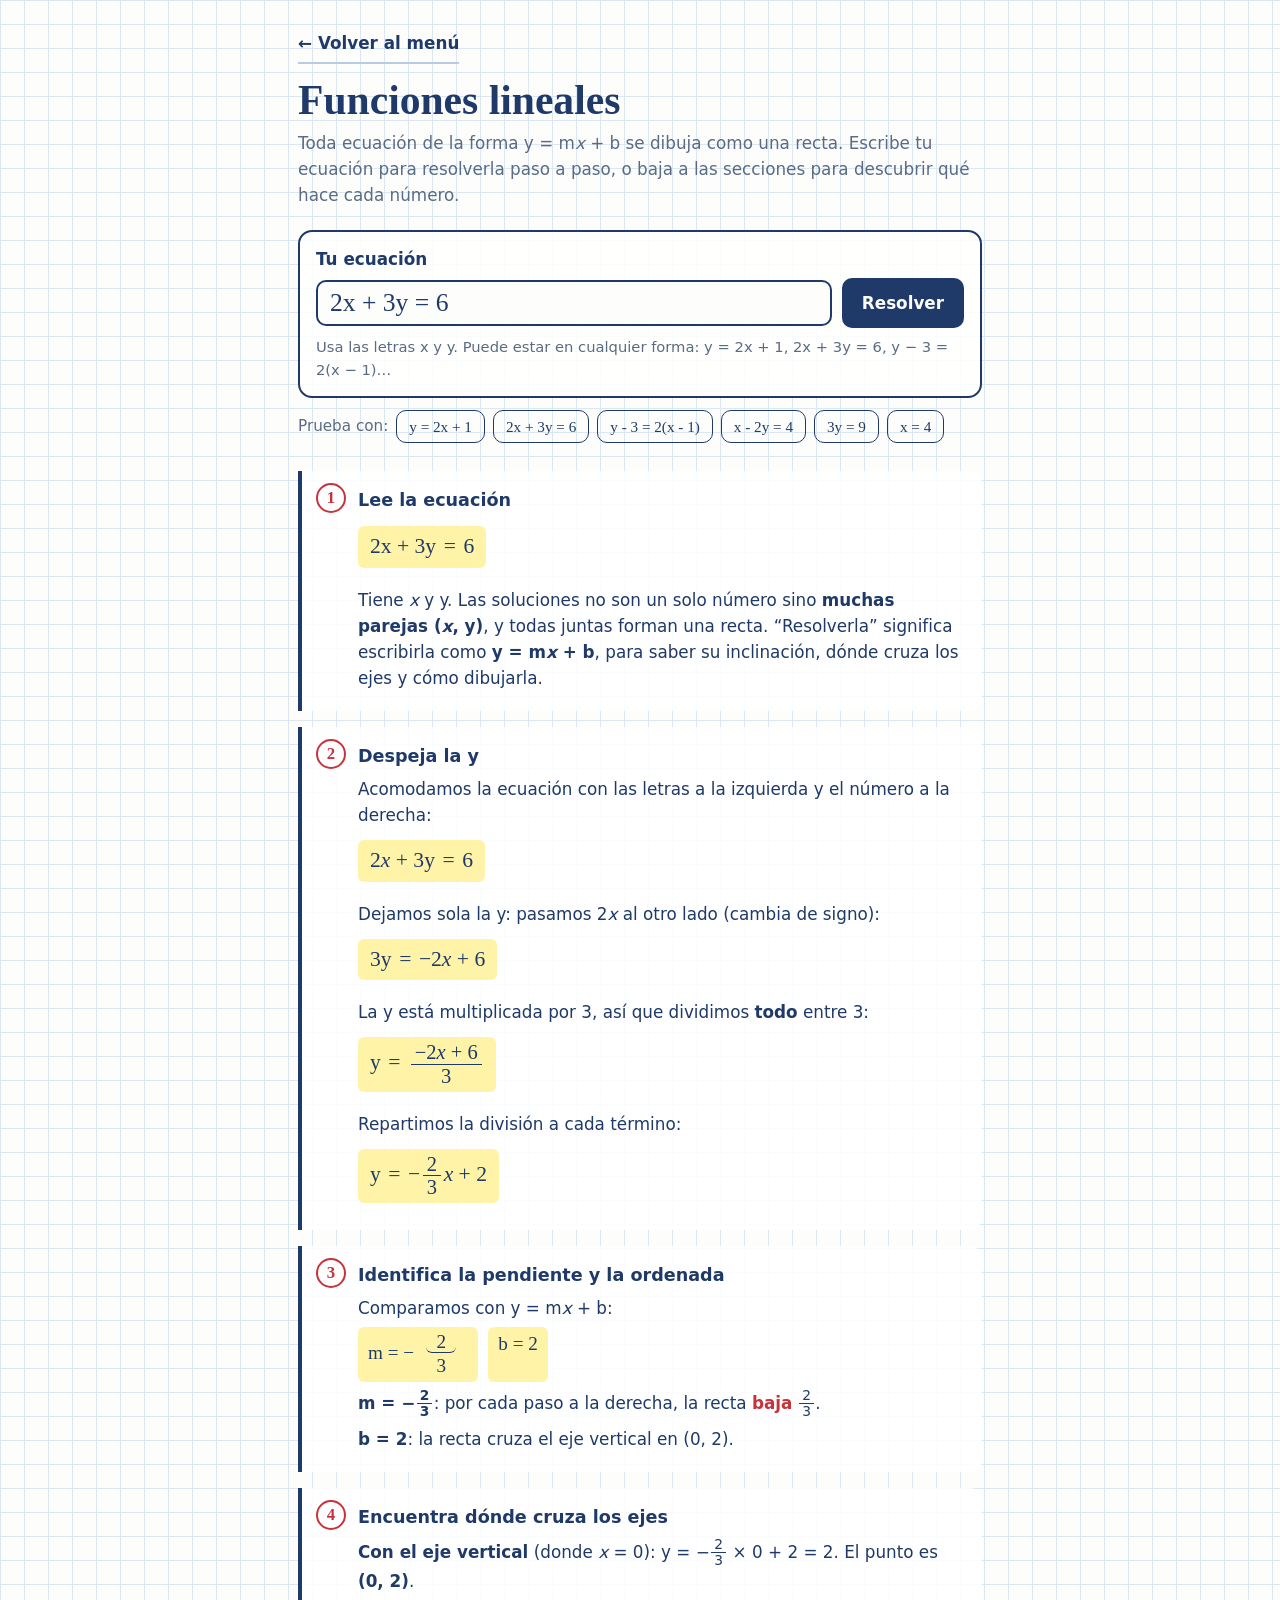
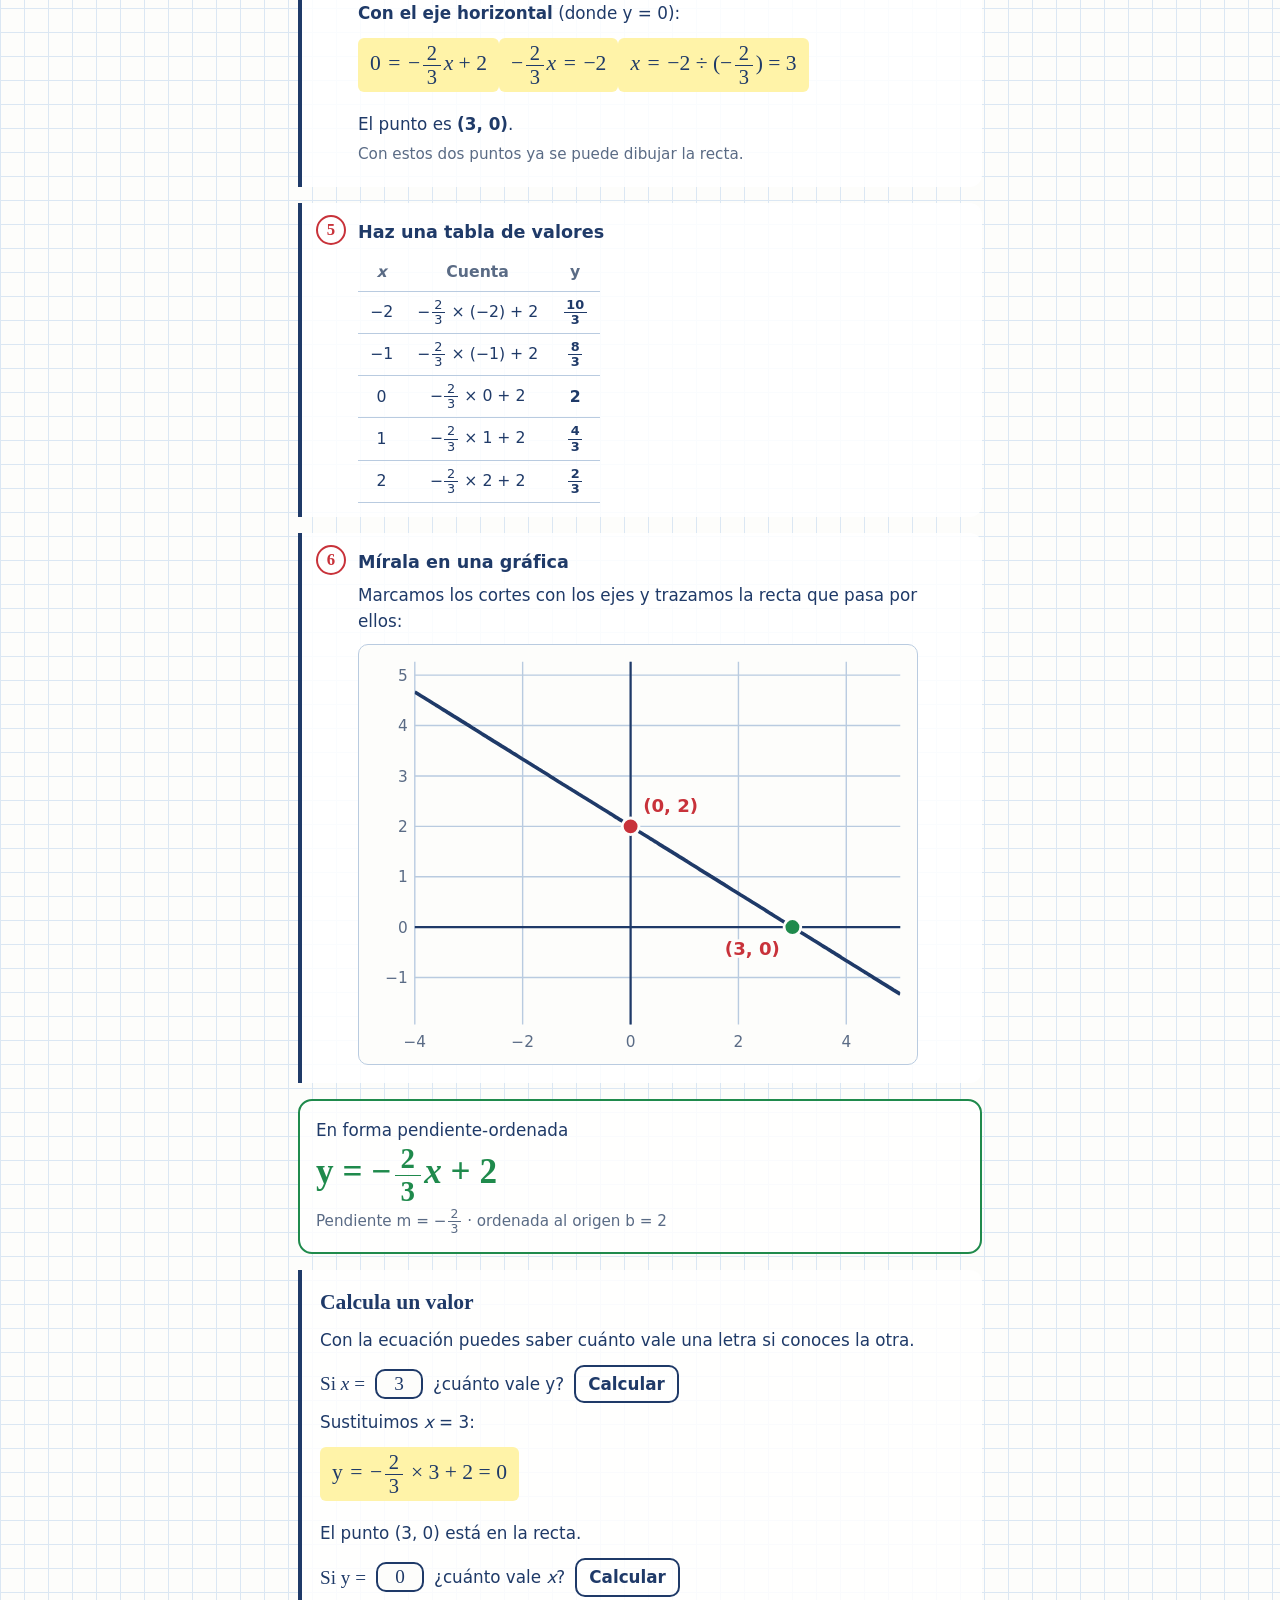
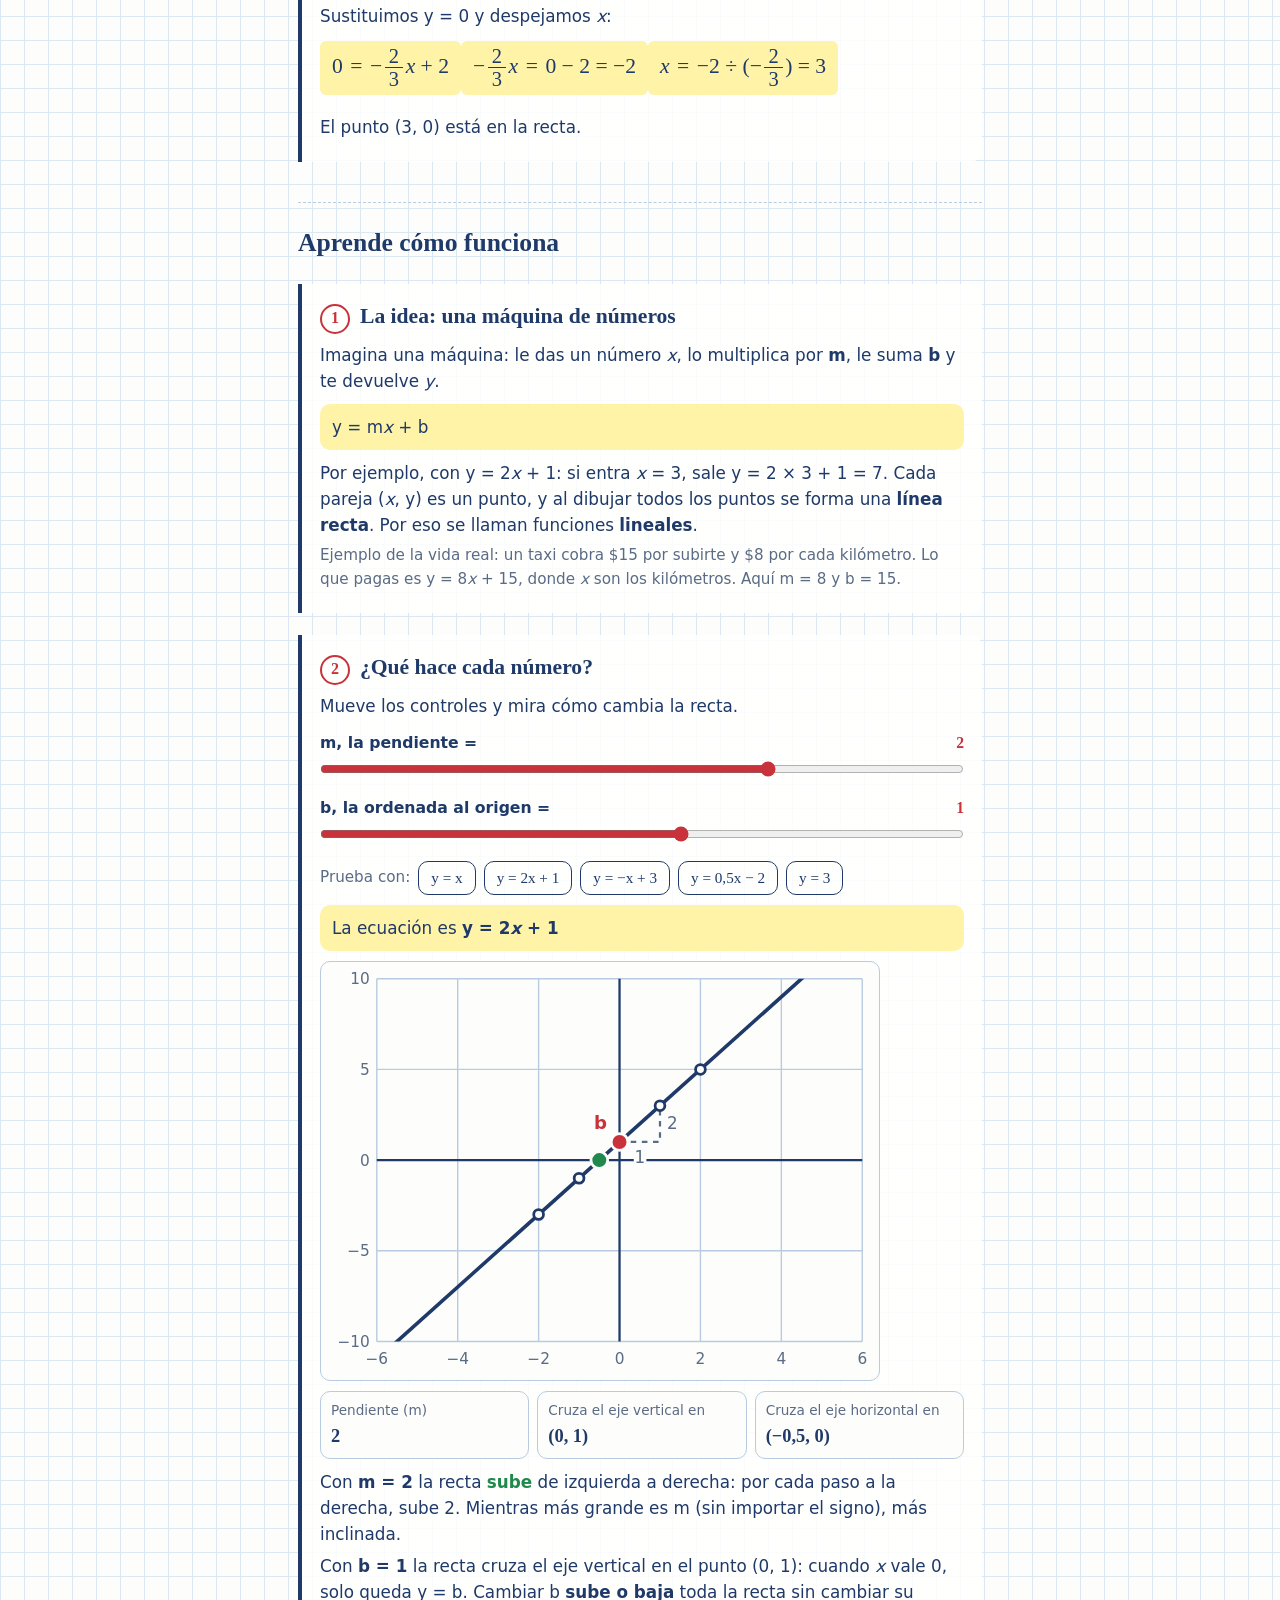
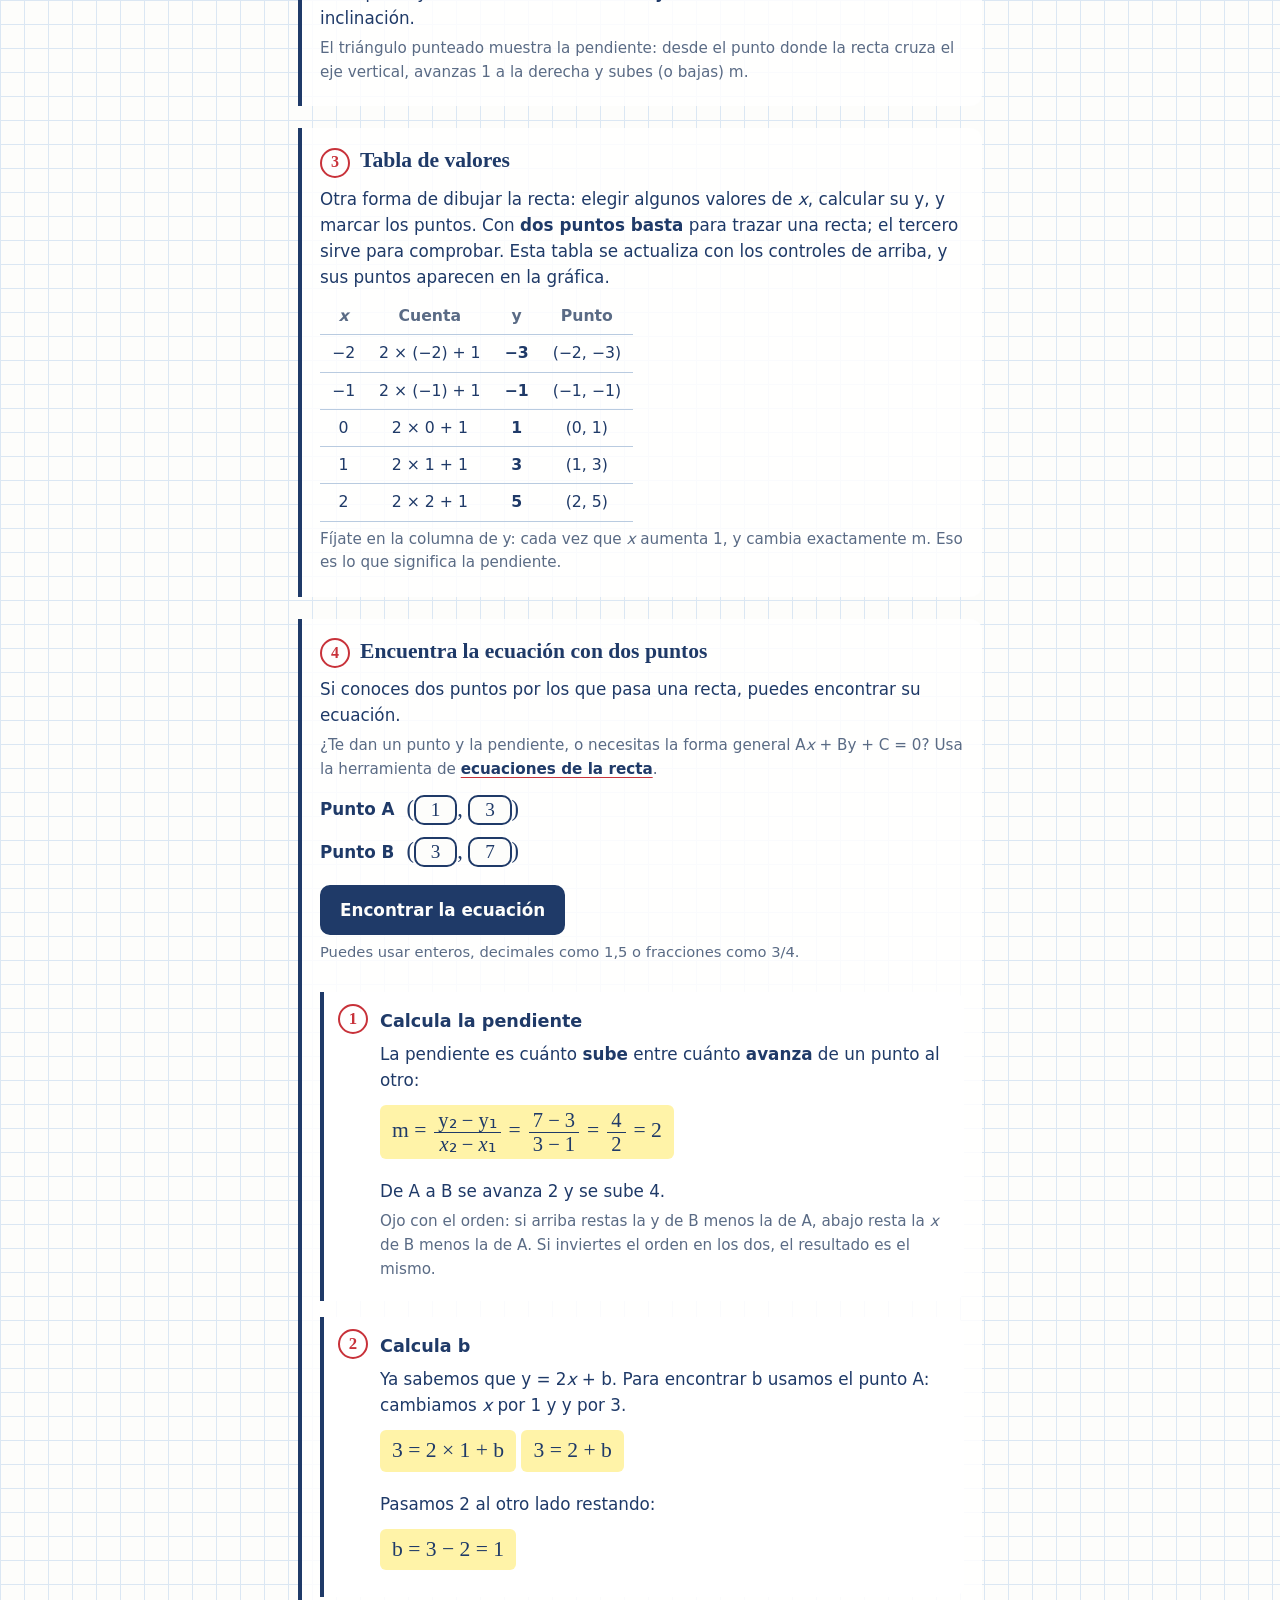
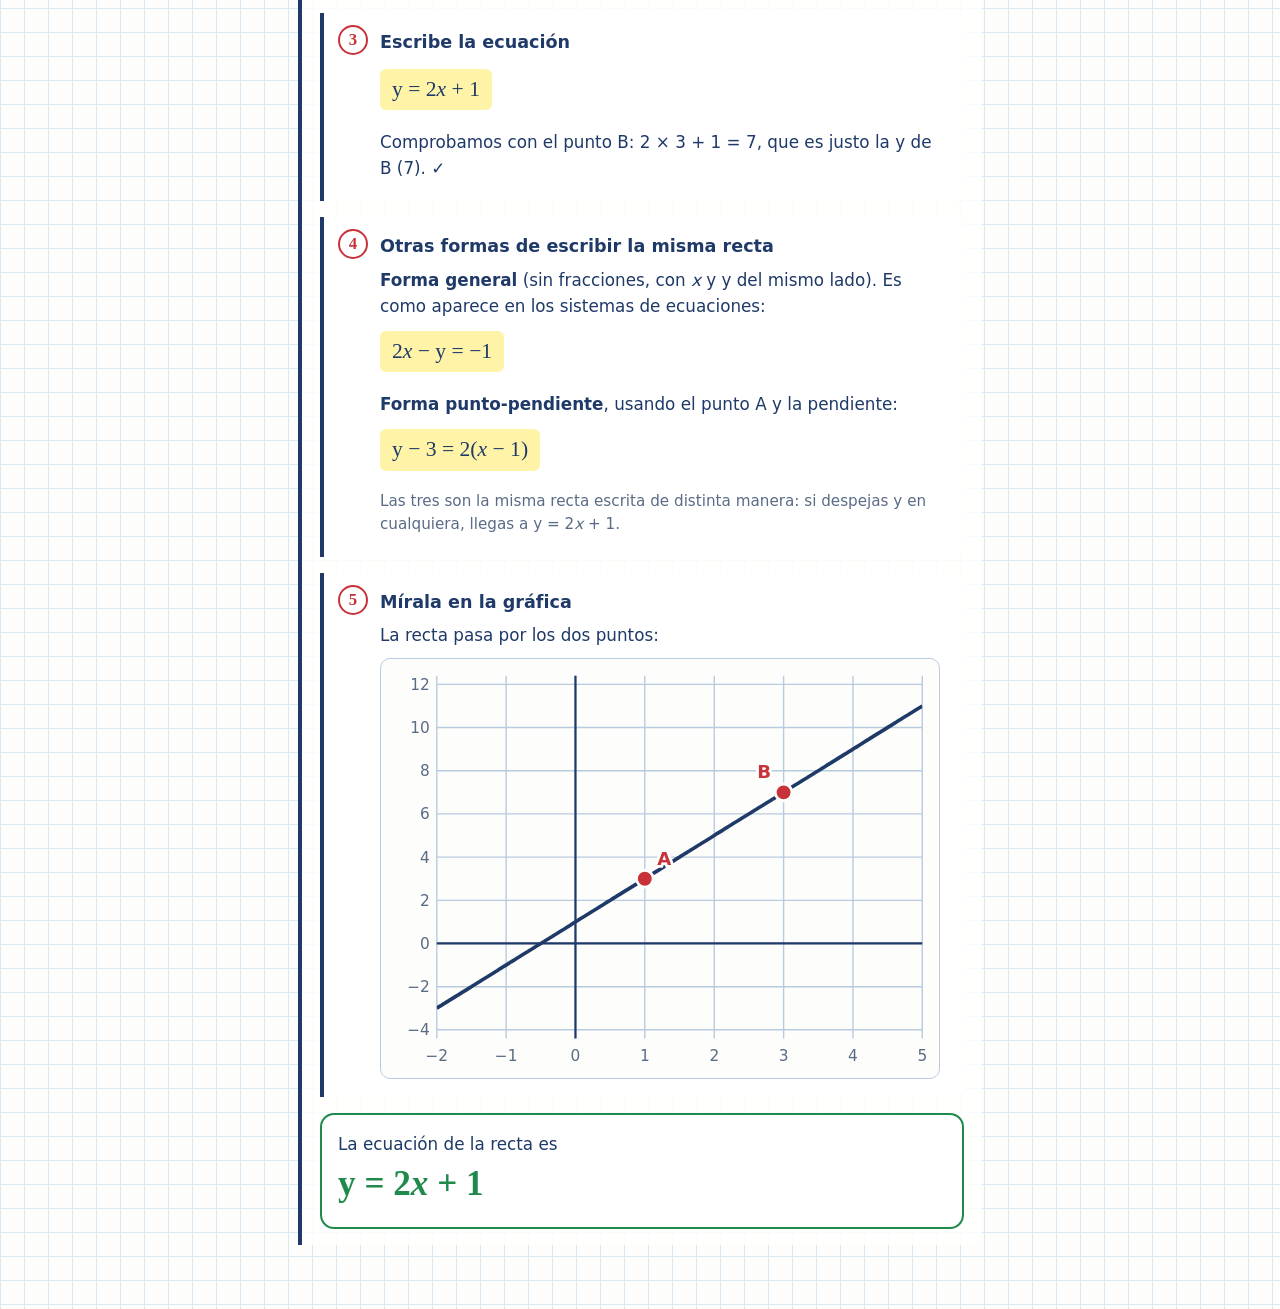
<file: algebra/funciones-lineales.html>
<!DOCTYPE html>
<html lang="es">
<head>
<meta charset="utf-8">
<meta name="viewport" content="width=device-width, initial-scale=1, viewport-fit=cover">
<title>Funciones lineales paso a paso</title>
<link rel="stylesheet" href="../css/tema.css">
<link rel="stylesheet" href="../css/estilos.css">
</head>
<body class="pagina-lineales">
<main>
  <a class="volver" href="../index.html">← Volver al menú</a>
  <h1>Funciones lineales</h1>
  <p class="sub">Toda ecuación de la forma y = m<i>x</i> + b se dibuja como una recta. Escribe tu ecuación para resolverla paso a paso, o baja a las secciones para descubrir qué hace cada número.</p>

  <div class="panel">
    <label for="ec">Tu ecuación</label>
    <div class="entrada">
      <input id="ec" value="2x + 3y = 6" autocomplete="off" autocapitalize="off" spellcheck="false">
      <button id="resolver">Resolver</button>
    </div>
    <p class="ayuda">Usa las letras x y y. Puede estar en cualquier forma: y = 2x + 1, 2x + 3y = 6, y − 3 = 2(x − 1)…</p>
  </div>
  <div class="ejemplos" id="ejemplos-ec">Prueba con:
    <button>y = 2x + 1</button><button>2x + 3y = 6</button><button>y - 3 = 2(x - 1)</button><button>x - 2y = 4</button><button>3y = 9</button><button>x = 4</button>
  </div>
  <div id="resultado" aria-live="polite"></div>

  <h2 class="titulo-aprende">Aprende cómo funciona</h2>

  <section class="seccion">
    <h2><span class="n">1</span>La idea: una máquina de números</h2>
    <p>Imagina una máquina: le das un número <i>x</i>, lo multiplica por <strong>m</strong>, le suma <strong>b</strong> y te devuelve <i>y</i>.</p>
    <div class="destacado">y = m<i>x</i> + b</div>
    <p>Por ejemplo, con y = 2<i>x</i> + 1: si entra <i>x</i> = 3, sale y = 2 × 3 + 1 = 7. Cada pareja (<i>x</i>, y) es un punto, y al dibujar todos los puntos se forma una <strong>línea recta</strong>. Por eso se llaman funciones <strong>lineales</strong>.</p>
    <p class="pista">Ejemplo de la vida real: un taxi cobra $15 por subirte y $8 por cada kilómetro. Lo que pagas es y = 8<i>x</i> + 15, donde <i>x</i> son los kilómetros. Aquí m = 8 y b = 15.</p>
  </section>

  <section class="seccion">
    <h2><span class="n">2</span>¿Qué hace cada número?</h2>
    <p>Mueve los controles y mira cómo cambia la recta.</p>
    <div class="control">
      <label for="m"><span><strong>m</strong>, la pendiente =</span> <output id="mv"></output></label>
      <input type="range" id="m" min="-5" max="5" step="0.25" value="2">
    </div>
    <div class="control">
      <label for="b"><span><strong>b</strong>, la ordenada al origen =</span> <output id="bv"></output></label>
      <input type="range" id="b" min="-8" max="8" step="0.5" value="1">
    </div>
    <div class="ejemplos" id="presets">Prueba con:
      <button data-m="1" data-b="0">y = x</button><button data-m="2" data-b="1">y = 2x + 1</button><button data-m="-1" data-b="3">y = −x + 3</button><button data-m="0.5" data-b="-2">y = 0,5x − 2</button><button data-m="0" data-b="3">y = 3</button>
    </div>
    <div class="destacado" id="ecuacion"></div>
    <div id="g1"></div>
    <div class="lecturas">
      <div><small>Pendiente (m)</small><b id="lm"></b></div>
      <div><small>Cruza el eje vertical en</small><b id="lb"></b></div>
      <div><small>Cruza el eje horizontal en</small><b id="lx"></b></div>
    </div>
    <p id="explM"></p>
    <p id="explB"></p>
    <p class="pista">El triángulo punteado muestra la pendiente: desde el punto donde la recta cruza el eje vertical, avanzas 1 a la derecha y subes (o bajas) m.</p>
  </section>

  <section class="seccion">
    <h2><span class="n">3</span>Tabla de valores</h2>
    <p>Otra forma de dibujar la recta: elegir algunos valores de <i>x</i>, calcular su y, y marcar los puntos. Con <strong>dos puntos basta</strong> para trazar una recta; el tercero sirve para comprobar. Esta tabla se actualiza con los controles de arriba, y sus puntos aparecen en la gráfica.</p>
    <div class="tabla"><table><thead><tr><th><i>x</i></th><th>Cuenta</th><th>y</th><th>Punto</th></tr></thead><tbody id="tabla"></tbody></table></div>
    <p class="pista">Fíjate en la columna de y: cada vez que <i>x</i> aumenta 1, y cambia exactamente m. Eso es lo que significa la pendiente.</p>
  </section>

  <section class="seccion">
    <h2><span class="n">4</span>Encuentra la ecuación con dos puntos</h2>
    <p>Si conoces dos puntos por los que pasa una recta, puedes encontrar su ecuación.</p>
    <p class="pista">¿Te dan un punto y la pendiente, o necesitas la forma general A<i>x</i> + By + C = 0? Usa la herramienta de <a href="ecuaciones-recta.html">ecuaciones de la recta</a>.</p>
    <div class="puntos">
      <span class="pt-et">Punto A</span>
      <span class="par">(<input id="x1" value="1" inputmode="decimal" aria-label="x del punto A">, <input id="y1" value="3" inputmode="decimal" aria-label="y del punto A">)</span>
      <span class="pt-et">Punto B</span>
      <span class="par">(<input id="x2" value="3" inputmode="decimal" aria-label="x del punto B">, <input id="y2" value="7" inputmode="decimal" aria-label="y del punto B">)</span>
    </div>
    <div class="botones"><button id="calcular" class="principal">Encontrar la ecuación</button></div>
    <p class="ayuda">Puedes usar enteros, decimales como 1,5 o fracciones como 3/4.</p>
    <div id="salida" aria-live="polite"></div>
  </section>
</main>

<script>
(function(){
  const $ = s => document.querySelector(s);

  // ---------- fracciones exactas ----------
  const gcd = (a, b) => { a = a < 0n ? -a : a; b = b < 0n ? -b : b; while (b) [a, b] = [b, a % b]; return a; };
  const lcm = (a, b) => a / gcd(a, b) * b;
  const absB = a => a < 0n ? -a : a;
  class Q {
    constructor(n, d = 1n){ if (d < 0n){ n = -n; d = -d; } const g = gcd(n, d) || 1n; this.n = n / g; this.d = d / g; }
    add(o){ return new Q(this.n*o.d + o.n*this.d, this.d*o.d); }
    sub(o){ return new Q(this.n*o.d - o.n*this.d, this.d*o.d); }
    mul(o){ return new Q(this.n*o.n, this.d*o.d); }
    div(o){ return new Q(this.n*o.d, this.d*o.n); }
    neg(){ return new Q(-this.n, this.d); }
    abs(){ return new Q(absB(this.n), this.d); }
    zero(){ return this.n === 0n; }
    one(){ return this.n === 1n && this.d === 1n; }
    eq(o){ return this.n === o.n && this.d === o.d; }
    num(){ return Number(this.n) / Number(this.d); }
  }
  const Q0 = new Q(0n), Q1 = new Q(1n);
  const numQ = s => { const [i, f = ''] = s.split('.'); return new Q(BigInt((i || '0') + f), 10n ** BigInt(f.length)); };
  class Fallo extends Error {}
  function leerNum(txt, nombre){
    let s = txt.trim().replace(/[−–—]/g, '-').replace(',', '.').replace(/\s+/g, '');
    const neg = s.startsWith('-'); if (neg) s = s.slice(1);
    let v;
    if (/^\d+(\.\d+)?$/.test(s)) v = numQ(s);
    else if (/^\d+\/\d+$/.test(s)){ const [a, b] = s.split('/'); if (/^0+$/.test(b)) throw new Fallo(`En “${nombre}” hay una división entre cero.`); v = new Q(BigInt(a), BigInt(b)); }
    else throw new Fallo(`Escribe un número en “${nombre}”, por ejemplo 2, −1,5 o 3/4.`);
    if (Math.abs(v.num()) > 1000) throw new Fallo('Usa números entre −1000 y 1000.');
    return neg ? v.neg() : v;
  }

  // ---------- lectura de ecuaciones con x, y: {a, b, k} = a·x + b·y + k ----------
  const L = (a, b, k) => ({a, b, k});
  const lAdd = (u, v) => L(u.a.add(v.a), u.b.add(v.b), u.k.add(v.k));
  const lSub = (u, v) => L(u.a.sub(v.a), u.b.sub(v.b), u.k.sub(v.k));
  const lEsc = (u, f) => L(u.a.mul(f), u.b.mul(f), u.k.mul(f));
  const conVar = u => !u.a.zero() || !u.b.zero();
  function tokens(s){
    s = s.replace(/[−–—]/g, '-').replace(/[×·]/g, '*').replace(/÷/g, '/').replace(/\s+/g, '');
    const t = []; let i = 0;
    while (i < s.length){
      const c = s[i];
      if (/[0-9.,]/.test(c)){
        let j = i; while (j < s.length && /[0-9.,]/.test(s[j])) j++;
        const raw = s.slice(i, j), v = raw.replace(',', '.');
        if (/[.,].*[.,]/.test(raw) || v === '.') throw new Fallo(`Revisa el número “${raw}”.`);
        t.push({t:'num', v:numQ(v)}); i = j; continue;
      }
      if (c === 'x' || c === 'X'){ t.push({t:'var', v:'x'}); i++; continue; }
      if (c === 'y' || c === 'Y'){ t.push({t:'var', v:'y'}); i++; continue; }
      if (/[a-zA-Z]/.test(c)) throw new Fallo(`Usa solo las letras x y y (encontré “${c}”).`);
      if ('+-*/()='.includes(c)){ t.push({t:c}); i++; continue; }
      if ('^²³'.includes(c)) throw new Fallo('En una función lineal las letras no van elevadas a ninguna potencia. Para ecuaciones con x² usa la herramienta de <a href="ecuaciones-segundo-grado.html">segundo grado</a>.');
      throw new Fallo(`No reconozco el símbolo “${c}”.`);
    }
    return t;
  }
  function leerLado(t){
    let p = 0;
    const ver = () => t[p], tomar = () => t[p++];
    const mul = (u, v) => { if (conVar(u) && conVar(v)) throw new Fallo('Aparecen letras multiplicadas entre sí (como xy o x·x). Eso ya no es una recta.'); return conVar(u) ? lEsc(u, v.k) : lEsc(v, u.k); };
    const div = (u, v) => { if (conVar(v)) throw new Fallo('Una letra quedó dividiendo. Eso ya no es una recta.'); if (v.k.zero()) throw new Fallo('Hay una división entre cero.'); return lEsc(u, Q1.div(v.k)); };
    function expr(){ let v = term(); while (ver() && (ver().t === '+' || ver().t === '-')){ const op = tomar().t, r = term(); v = op === '+' ? lAdd(v, r) : lSub(v, r); } return v; }
    function term(){ let v = un(); for (;;){ const k = ver(); if (!k) break;
      if (k.t === '*'){ tomar(); v = mul(v, un()); } else if (k.t === '/'){ tomar(); v = div(v, un()); }
      else if (k.t === 'num' || k.t === 'var' || k.t === '('){ v = mul(v, un()); } else break; } return v; }
    function un(){ const k = ver(); if (k && k.t === '-'){ tomar(); return lEsc(un(), Q1.neg()); } if (k && k.t === '+'){ tomar(); return un(); } return prim(); }
    function prim(){ const k = tomar(); if (!k) throw new Fallo('A la ecuación le falta algo: revisa que no termine en un signo.');
      if (k.t === 'num') return L(Q0, Q0, k.v);
      if (k.t === 'var') return k.v === 'x' ? L(Q1, Q0, Q0) : L(Q0, Q1, Q0);
      if (k.t === '('){ const v = expr(); if (!ver() || ver().t !== ')') throw new Fallo('Falta cerrar un paréntesis.'); tomar(); return v; }
      throw new Fallo(k.t === ')' ? 'Hay un paréntesis que se cierra sin haberse abierto.' : `Hay un signo “${k.t}” fuera de lugar.`); }
    if (!t.length) throw new Fallo('Uno de los lados de la ecuación está vacío.');
    const v = expr();
    if (p < t.length) throw new Fallo('Revisa cómo está escrita la ecuación.');
    return v;
  }

  // ---------- formato ----------
  const qHTML = v => v.d === 1n ? absB(v.n).toString() : `<span class="frac"><span>${absB(v.n)}</span><span>${v.d}</span></span>`;
  const qF = v => (v.n < 0n ? '−' : '') + qHTML(v);
  const qP = v => v.n < 0n ? `(${qF(v)})` : qF(v);
  const fmt = (v, d = 2) => { const r = Math.round(v * 10**d) / 10**d; return (r || 0).toLocaleString('es-ES', {maximumFractionDigits:d, useGrouping:false}).replace('-', '−'); };
  const fP = v => v < 0 ? `(${fmt(v)})` : fmt(v);
  // y = m x + b con números decimales
  function ecDec(m, b){
    let s = 'y = ';
    if (m === 0) return s + fmt(b);
    s += (m === 1 ? '' : m === -1 ? '−' : fmt(m)) + '<i>x</i>';
    if (b !== 0) s += ` ${b < 0 ? '−' : '+'} ${fmt(Math.abs(b))}`;
    return s;
  }
  // y = m x + b con fracciones exactas
  function ecQ(m, b){
    let s = 'y = ';
    if (m.zero()) return s + qF(b);
    s += (m.one() ? '' : m.eq(Q1.neg()) ? '−' : qF(m)) + '<i>x</i>';
    if (!b.zero()) s += ` ${b.n < 0n ? '−' : '+'} ${qHTML(b.abs())}`;
    return s;
  }
  const paso = (t, c, clase = '') => `<li${clase ? ` class="${clase}"` : ''}><h2>${t}</h2>${c}</li>`;

  // ---------- gráfica (SVG sin librerías) ----------
  let idGraf = 0;
  const fmtG = v => { const r = Math.round(v * 1e6) / 1e6; return (Object.is(r, -0) ? 0 : r).toLocaleString('es-ES', {maximumFractionDigits:2, useGrouping:false}).replace('-', '−'); };
  function paso10(span){
    const raw = span / 6, p = Math.pow(10, Math.floor(Math.log10(raw))), f = raw / p;
    return (f < 1.5 ? 1 : f < 3 ? 2 : f < 7 ? 5 : 10) * p;
  }
  function grafica({xmin, xmax, ymin, ymax, curvas = [], puntos = [], titulo = 'Gráfica'}){
    const W = 400, H = 300, ml = 40, mr = 12, mt = 12, mb = 28;
    const sx = x => ml + (x - xmin) / (xmax - xmin) * (W - ml - mr);
    const sy = y => mt + (ymax - y) / (ymax - ymin) * (H - mt - mb);
    const id = 'clip' + (++idGraf);
    let g = '';
    const dx = paso10(xmax - xmin), dy = paso10(ymax - ymin);
    for (let x = Math.ceil(xmin / dx) * dx; x <= xmax + 1e-9; x += dx){
      const X = sx(x).toFixed(1);
      g += `<line x1="${X}" y1="${mt}" x2="${X}" y2="${H - mb}" class="g-red"/><text x="${X}" y="${H - mb + 16}" text-anchor="middle" class="g-num">${fmtG(x)}</text>`;
    }
    for (let y = Math.ceil(ymin / dy) * dy; y <= ymax + 1e-9; y += dy){
      const Y = sy(y).toFixed(1);
      g += `<line x1="${ml}" y1="${Y}" x2="${W - mr}" y2="${Y}" class="g-red"/><text x="${ml - 5}" y="${(+Y + 4).toFixed(1)}" text-anchor="end" class="g-num">${fmtG(y)}</text>`;
    }
    if (xmin <= 0 && xmax >= 0) g += `<line x1="${sx(0).toFixed(1)}" y1="${mt}" x2="${sx(0).toFixed(1)}" y2="${H - mb}" class="g-eje"/>`;
    if (ymin <= 0 && ymax >= 0) g += `<line x1="${ml}" y1="${sy(0).toFixed(1)}" x2="${W - mr}" y2="${sy(0).toFixed(1)}" class="g-eje"/>`;
    let c = '';
    curvas.forEach(cv => {
      if (cv.vx !== undefined){ const X = sx(cv.vx).toFixed(1); c += `<line x1="${X}" y1="${mt}" x2="${X}" y2="${H - mb}" class="${cv.clase || 'g-c1'}"/>`; return; }
      const pts = [];
      for (let i = 0; i <= 240; i++){
        const x = xmin + (xmax - xmin) * i / 240, y = cv.f(x);
        const Y = Math.max(-2000, Math.min(2000, sy(y)));
        pts.push(`${sx(x).toFixed(1)},${Y.toFixed(1)}`);
      }
      c += `<polyline points="${pts.join(' ')}" class="${cv.clase || 'g-c1'}"/>`;
    });
    let p = '';
    puntos.forEach(pt => {
      const X = sx(pt.x), Y = sy(pt.y);
      p += `<circle cx="${X.toFixed(1)}" cy="${Y.toFixed(1)}" r="6" class="${pt.clase || 'g-pt'}"/>`;
      if (pt.texto){
        const izq = pt.izq ?? (X > W * 0.62), abajo = pt.dy ?? (pt.abajo ? 20 : -10);
        p += `<text x="${(X + (izq ? -9 : 9)).toFixed(1)}" y="${Math.max(mt + 12, Math.min(H - mb - 4, Y + abajo)).toFixed(1)}" text-anchor="${izq ? 'end' : 'start'}" class="${pt.claseTxt || 'g-txt'}">${pt.texto}</text>`;
      }
    });
    return `<div class="grafica"><svg viewBox="0 0 ${W} ${H}" role="img" aria-label="${titulo}">
      <defs><clipPath id="${id}"><rect x="${ml}" y="${mt}" width="${W - ml - mr}" height="${H - mt - mb}"/></clipPath></defs>
      ${g}<g clip-path="url(#${id})">${c}</g>${p}</svg></div>`;
  }
  function rangoY(valores, incluirCero){
    let lo = Math.min(...valores), hi = Math.max(...valores);
    if (incluirCero){ lo = Math.min(lo, 0); hi = Math.max(hi, 0); }
    if (hi - lo < 1e-9){ lo -= 2; hi += 2; }
    const pad = (hi - lo) * 0.1;
    return [lo - pad, hi + pad];
  }


  // ---------- dibujo ----------
  const W = 400, H = 300, ml = 40, mr = 12, mt = 12, mb = 28;
  function marco(v, id){
    const sx = x => ml + (x - v.xmin) / (v.xmax - v.xmin) * (W - ml - mr);
    const sy = y => mt + (v.ymax - y) / (v.ymax - v.ymin) * (H - mt - mb);
    let g = '';
    const dx = paso10(v.xmax - v.xmin), dy = paso10(v.ymax - v.ymin);
    for (let x = Math.ceil(v.xmin / dx) * dx; x <= v.xmax + 1e-9; x += dx){ const X = sx(x).toFixed(1); g += `<line x1="${X}" y1="${mt}" x2="${X}" y2="${H - mb}" class="g-red"/><text x="${X}" y="${H - mb + 16}" text-anchor="middle" class="g-num">${fmtG(x)}</text>`; }
    for (let y = Math.ceil(v.ymin / dy) * dy; y <= v.ymax + 1e-9; y += dy){ const Y = sy(y).toFixed(1); g += `<line x1="${ml}" y1="${Y}" x2="${W - mr}" y2="${Y}" class="g-red"/><text x="${ml - 5}" y="${(+Y + 4).toFixed(1)}" text-anchor="end" class="g-num">${fmtG(y)}</text>`; }
    if (v.xmin <= 0 && v.xmax >= 0) g += `<line x1="${sx(0).toFixed(1)}" y1="${mt}" x2="${sx(0).toFixed(1)}" y2="${H - mb}" class="g-eje"/>`;
    if (v.ymin <= 0 && v.ymax >= 0) g += `<line x1="${ml}" y1="${sy(0).toFixed(1)}" x2="${W - mr}" y2="${sy(0).toFixed(1)}" class="g-eje"/>`;
    const clip = `<defs><clipPath id="${id}"><rect x="${ml}" y="${mt}" width="${W - ml - mr}" height="${H - mt - mb}"/></clipPath></defs>`;
    return {sx, sy, g, clip};
  }
  const lim = y => Math.max(-1e5, Math.min(1e5, y));
  const svg = (inner, etiqueta) => `<div class="grafica"><svg viewBox="0 0 ${W} ${H}" role="img" aria-label="${etiqueta}">${inner}</svg></div>`;
  const XS = [-2, -1, 0, 1, 2];

  // ---------- sección 2 y 3 ----------
  function dibujar(){
    const m = +$('#m').value, b = +$('#b').value;
    $('#mv').textContent = fmt(m); $('#bv').textContent = fmt(b);
    $('#ecuacion').innerHTML = `La ecuación es <strong>${ecDec(m, b)}</strong>`;
    const v = {xmin:-6, xmax:6, ymin:-10, ymax:10};
    const {sx, sy, g, clip} = marco(v, 'c1');
    const f = x => m * x + b;
    let inner = clip + g + `<g clip-path="url(#c1)">`;
    inner += `<line x1="${sx(v.xmin).toFixed(1)}" y1="${lim(sy(f(v.xmin))).toFixed(1)}" x2="${sx(v.xmax).toFixed(1)}" y2="${lim(sy(f(v.xmax))).toFixed(1)}" class="g-c1"/>`;
    if (m !== 0) inner += `<polyline points="${sx(0).toFixed(1)},${sy(b).toFixed(1)} ${sx(1).toFixed(1)},${sy(b).toFixed(1)} ${sx(1).toFixed(1)},${sy(b + m).toFixed(1)}" class="g-tri"/>`;
    XS.forEach(x => { inner += `<circle cx="${sx(x).toFixed(1)}" cy="${lim(sy(f(x))).toFixed(1)}" r="3.5" class="g-pt2"/>`; });
    inner += `</g>`;
    if (m !== 0 && Math.abs(b) <= 10 && Math.abs(b + m) <= 10){
      inner += `<text x="${sx(0.5).toFixed(1)}" y="${(sy(b) + (m > 0 ? 15 : -7)).toFixed(1)}" text-anchor="middle" class="g-lbl">1</text>`;
      inner += `<text x="${(sx(1) + 5).toFixed(1)}" y="${((sy(b) + sy(b + m)) / 2 + 4).toFixed(1)}" class="g-lbl">${fmt(m)}</text>`;
    }
    if (Math.abs(b) <= 10) inner += `<circle cx="${sx(0).toFixed(1)}" cy="${sy(b).toFixed(1)}" r="6" class="g-pt"/><text x="${(sx(0) - 9).toFixed(1)}" y="${(sy(b) - 9).toFixed(1)}" text-anchor="end" class="g-txt">b</text>`;
    if (m !== 0){ const x0 = -b / m; if (Math.abs(x0) <= 6) inner += `<circle cx="${sx(x0).toFixed(1)}" cy="${sy(0).toFixed(1)}" r="6" class="g-q"/>`; }
    $('#g1').innerHTML = svg(inner, `Recta ${ecDec(m, b).replace(/<[^>]+>/g, '')}`);

    $('#lm').textContent = fmt(m);
    $('#lb').textContent = `(0, ${fmt(b)})`;
    $('#lx').textContent = m === 0 ? (b === 0 ? 'en todos lados' : 'nunca') : `(${fmt(-b / m)}, 0)`;

    let em;
    if (m === 0) em = `Con <strong>m = 0</strong> la recta es <span class="plana">horizontal</span>: no sube ni baja, y vale ${fmt(b)} para cualquier <i>x</i>.`;
    else {
      const dir = m > 0 ? `<span class="sube">sube</span> de izquierda a derecha` : `<span class="baja">baja</span> de izquierda a derecha`;
      const fuerza = Math.abs(m) >= 3 ? ' y está muy empinada' : Math.abs(m) <= 0.5 ? ' y está casi plana' : '';
      em = `Con <strong>m = ${fmt(m)}</strong> la recta ${dir}${fuerza}: por cada paso a la derecha, ${m > 0 ? 'sube' : 'baja'} ${fmt(Math.abs(m))}. Mientras más grande es m (sin importar el signo), más inclinada.`;
    }
    $('#explM').innerHTML = em;
    $('#explB').innerHTML = `Con <strong>b = ${fmt(b)}</strong> la recta cruza el eje vertical en el punto (0, ${fmt(b)}): cuando <i>x</i> vale 0, solo queda y = b. Cambiar b <strong>sube o baja</strong> toda la recta sin cambiar su inclinación.`;

    $('#tabla').innerHTML = XS.map(x => {
      const cuenta = m === 0 ? fmt(b) : `${fmt(m)} × ${fP(x)}${b === 0 ? '' : ` ${b < 0 ? '−' : '+'} ${fmt(Math.abs(b))}`}`;
      return `<tr><td>${fmt(x)}</td><td>${cuenta}</td><td><strong>${fmt(f(x))}</strong></td><td>(${fmt(x)}, ${fmt(f(x))})</td></tr>`;
    }).join('');
  }

  // ---------- sección 4 ----------
  function calcular(){
    const out = $('#salida');
    let A, B;
    try {
      A = [leerNum($('#x1').value, 'x del punto A'), leerNum($('#y1').value, 'y del punto A')];
      B = [leerNum($('#x2').value, 'x del punto B'), leerNum($('#y2').value, 'y del punto B')];
      if (A[0].eq(B[0]) && A[1].eq(B[1])) throw new Fallo('Los dos puntos son iguales. Se necesitan dos puntos distintos para trazar una recta.');
    } catch(e){
      if (e instanceof Fallo){ out.innerHTML = `<p class="error">${e.message}</p>`; return; }
      throw e;
    }
    const [x1, y1] = A, [x2, y2] = B;
    const pA = `(${qF(x1)}, ${qF(y1)})`, pB = `(${qF(x2)}, ${qF(y2)})`;
    const dx = x2.sub(x1), dy = y2.sub(y1);
    let h = '<ol class="pasos">';
    if (dx.zero()){
      h += paso('Calcula la pendiente',
        `<p>Los dos puntos tienen la misma <i>x</i> (${qF(x1)}), así que de A a B no se avanza nada: avanza = 0. Y no se puede dividir entre 0.</p>
         <p>Es una <strong>recta vertical</strong>. Su pendiente no existe y no se puede escribir como y = m<i>x</i> + b. Su ecuación es simplemente <strong><i>x</i> = ${qF(x1)}</strong>.</p>
         <p class="pista">Una recta vertical no es una función: para el mismo <i>x</i> hay muchísimos valores de y.</p>`, 'aviso');
      h += grafPuntos(A, B, null, x1) + '</ol>';
      out.innerHTML = h + `<div class="resultado otro"><div class="grande"><i>x</i> = ${qF(x1)}</div><div class="pista">Recta vertical.</div></div>`;
      return;
    }
    const m = dy.div(dx), b = y1.sub(m.mul(x1));
    h += paso('Calcula la pendiente',
      `<p>La pendiente es cuánto <strong>sube</strong> entre cuánto <strong>avanza</strong> de un punto al otro:</p>
       <div class="ec">m = <span class="frac"><span>y₂ − y₁</span><span><i>x</i>₂ − <i>x</i>₁</span></span> = <span class="frac"><span>${qF(y2)} − ${qP(y1)}</span><span>${qF(x2)} − ${qP(x1)}</span></span> = <span class="frac"><span>${qF(dy)}</span><span>${qF(dx)}</span></span> = ${qF(m)}</div>
       <p>${m.zero() ? 'La pendiente es 0: la recta es horizontal.' : `De A a B se avanza ${qF(dx)} y se ${dy.n < 0n ? 'baja' : 'sube'} ${qHTML(dy.abs())}.`}</p>
       <p class="pista">Ojo con el orden: si arriba restas la y de B menos la de A, abajo resta la <i>x</i> de B menos la de A. Si inviertes el orden en los dos, el resultado es el mismo.</p>`);
    h += paso('Calcula b',
      `<p>Ya sabemos que y = ${m.one() ? '' : m.eq(Q1.neg()) ? '−' : qF(m)}<i>x</i> + b. Para encontrar b usamos el punto A: cambiamos <i>x</i> por ${qF(x1)} y y por ${qF(y1)}.</p>
       <div class="ec">${qF(y1)} = ${qF(m)} × ${qP(x1)} + b</div>
       <div class="ec">${qF(y1)} = ${qF(m.mul(x1))} + b</div>
       <p>Pasamos ${qF(m.mul(x1))} al otro lado restando:</p>
       <div class="ec">b = ${qF(y1)} − ${qP(m.mul(x1))} = ${qF(b)}</div>`);
    h += paso('Escribe la ecuación',
      `<div class="ec">${ecQ(m, b)}</div>
       <p>Comprobamos con el punto B: ${qF(m)} × ${qP(x2)} + ${qP(b)} = ${qF(m.mul(x2).add(b))}, que es justo la y de B (${qF(y2)}). ✓</p>`);
    // otras formas
    const L = lcm(m.d, b.d);
    // m x − y = −b, multiplicada por L para quitar fracciones; dejamos positivo el número de x
    let Ax = m.mul(new Q(L)).neg(), By = new Q(L), C = b.mul(new Q(L));
    if (Ax.n < 0n || (Ax.zero() && By.n < 0n)){ Ax = Ax.neg(); By = By.neg(); C = C.neg(); }
    const general = (() => {
      let s = '';
      if (!Ax.zero()) s += (Ax.one() ? '' : qF(Ax)) + '<i>x</i>';
      if (!By.zero()) s += (s ? (By.n < 0n ? ' − ' : ' + ') : (By.n < 0n ? '−' : '')) + (By.abs().one() ? '' : qHTML(By.abs())) + 'y';
      return `${s} = ${qF(C)}`;
    })();
    const izqPP = y1.zero() ? 'y' : `y ${y1.n < 0n ? '+' : '−'} ${qHTML(y1.abs())}`;
    const parPP = x1.zero() ? '<i>x</i>' : `(<i>x</i> ${x1.n < 0n ? '+' : '−'} ${qHTML(x1.abs())})`;
    const pp = m.zero() ? `${izqPP} = 0` : `${izqPP} = ${m.one() ? '' : m.eq(Q1.neg()) ? '−' : qF(m)}${parPP}`;
    h += paso('Otras formas de escribir la misma recta',
      `<p><strong>Forma general</strong> (sin fracciones, con <i>x</i> y y del mismo lado). Es como aparece en los sistemas de ecuaciones:</p><div class="ec">${general}</div>
       <p><strong>Forma punto-pendiente</strong>, usando el punto A y la pendiente:</p><div class="ec">${pp}</div>
       <p class="pista">Las tres son la misma recta escrita de distinta manera: si despejas y en cualquiera, llegas a ${ecQ(m, b)}.</p>`);
    h += grafPuntos(A, B, {m: m.num(), b: b.num()}, null);
    h += '</ol>';
    out.innerHTML = h + `<div class="resultado"><div>La ecuación de la recta es</div><div class="grande">${ecQ(m, b)}</div></div>`;
  }
  function grafPuntos(A, B, recta, vertical){
    const xs = [A[0].num(), B[0].num()], ys = [A[1].num(), B[1].num()];
    let xmin = Math.min(...xs, 0), xmax = Math.max(...xs, 0);
    const pad = Math.max(2, (xmax - xmin) * 0.3); xmin -= pad; xmax += pad;
    const vals = [...ys, 0];
    if (recta) vals.push(recta.m * xmin + recta.b, recta.m * xmax + recta.b);
    const [ymin, ymax] = rangoY(vals, true);
    const curvas = recta ? [{f: x => recta.m * x + recta.b}] : [{vx: vertical.num()}];
    const pts = [{x:xs[0], y:ys[0], texto:'A'}, {x:xs[1], y:ys[1], texto:'B'}];
    return paso('Mírala en la gráfica', `<p>La recta pasa por los dos puntos:</p>${grafica({xmin, xmax, ymin, ymax, curvas, puntos:pts, titulo:'Recta que pasa por A y B'})}`);
  }

  // ---------- resolver la ecuación escrita ----------
  const xi = '<i>x</i>';
  function terminos(lista){
    const it = lista.filter(t => !t.q.zero());
    if (!it.length) return '0';
    return it.map((t, i) => {
      const neg = t.q.n < 0n, ab = t.q.abs();
      const cuerpo = t.v ? (ab.one() ? '' : qHTML(ab)) + t.v : qHTML(ab);
      return (i === 0 ? (neg ? '−' : '') : (neg ? ' − ' : ' + ')) + cuerpo;
    }).join('');
  }
  const ecH = (i, d) => `<div class="ec">${i}<span class="igual">=</span>${d}</div>`;
  const bonito = s => s.replace(/\*/g, ' × ').replace(/-/g, ' − ').replace(/\+/g, ' + ').replace(/=/g, ' = ').replace(/\s+/g, ' ').replace(/\( /g, '(').replace(/^ − /, '−').replace(/= − /, '= −').replace(/\(\s*−\s*/g, '(−').trim();
  let actual = null;   // {m, b} de la última ecuación resuelta

  function resolverEc(){
    const out = $('#resultado');
    actual = null;
    try {
      const txt = $('#ec').value.trim();
      const t = tokens(txt);
      const ig = t.filter(k => k.t === '=').length;
      if (ig !== 1) throw new Fallo(ig === 0 ? 'Falta el signo = que separa los dos lados de la ecuación.' : 'La ecuación debe tener un solo signo =.');
      const pos = t.findIndex(k => k.t === '=');
      const I = leerLado(t.slice(0, pos)), D = leerLado(t.slice(pos + 1));
      const P = lSub(I, D);                      // a·x + b·y + k = 0
      if (!conVar(P)) throw new Fallo('Al acomodar la ecuación las letras se cancelan. Revisa que esté bien escrita.');
      out.innerHTML = pasosEc(txt, I, D, P);
    } catch(e){
      if (e instanceof Fallo){ out.innerHTML = `<p class="error">${e.message}</p>`; return; }
      throw e;
    }
  }

  function pasosEc(txt, I, D, P){
    const [izqT, derT] = txt.split('=');
    let h = '<ol class="pasos">';
    const a = P.a, bb = P.b, c = P.k.neg();       // a·x + b·y = c
    h += paso('Lee la ecuación',
      `${ecH(bonito(izqT), bonito(derT))}
       <p>Tiene ${bb.zero() ? `solo ${xi}` : a.zero() ? 'solo y' : `${xi} y y`}. Las soluciones no son un solo número sino <strong>muchas parejas (${xi}, y)</strong>, y todas juntas forman una recta. “Resolverla” significa escribirla como <strong>y = m${xi} + b</strong>, para saber su inclinación, dónde cruza los ejes y cómo dibujarla.</p>`);

    // recta vertical: no tiene y
    if (bb.zero()){
      const x0 = c.div(a);
      h += paso('Despeja la x',
        `<p>Acomodamos: ${ecH(terminos([{q:a, v:xi}]), qF(c))}${a.one() ? '' : `<p>Dividimos entre ${qF(a)}:</p>${ecH(xi, qF(x0))}`}`);
      h += paso('Es una recta vertical',
        `<p>La ecuación dice que ${xi} vale ${qF(x0)} <strong>siempre</strong>, sin importar y. Todos los puntos (${qF(x0)}, y) la cumplen, así que forman una <strong>recta vertical</strong>.</p>
         <p>No se puede escribir como y = m${xi} + b: su pendiente no existe (no avanza nada hacia la derecha), y no es una función.</p>
         <p class="pista">Si lo que buscabas era resolver una ecuación con una sola incógnita, usa la herramienta de <a href="ecuaciones-primer-grado.html">ecuaciones de primer grado</a>.</p>`, 'aviso');
      h += paso('Mírala en una gráfica', grafica({xmin: Math.min(-5, x0.num() - 3), xmax: Math.max(5, x0.num() + 3), ymin: -6, ymax: 6, curvas: [{vx: x0.num()}], titulo: `Recta vertical x = ${fmt(x0.num())}`}));
      return h + '</ol>' + `<div class="resultado otro"><div class="grande">${xi} = ${qF(x0)}</div><div class="pista">Recta vertical.</div></div>`;
    }

    // despejar y
    const m = a.neg().div(bb), b = c.div(bb);
    const yaDespejada = I.b.one() && I.a.zero() && I.k.zero() && D.b.zero();
    if (yaDespejada){
      h += paso('Ya está despejada', `<p>La y ya está sola de un lado. Solo ordenamos el otro lado: primero el término con ${xi} y después el número.</p>${ecH('y', terminos([{q:m, v:xi}, {q:b}]))}`);
    } else {
      let d = `<p>Acomodamos la ecuación con las letras a la izquierda y el número a la derecha:</p>${ecH(terminos([{q:a, v:xi}, {q:bb, v:'y'}]), qF(c))}`;
      if (!a.zero()) d += `<p>Dejamos sola la y: pasamos ${terminos([{q:a, v:xi}])} al otro lado (cambia de signo):</p>${ecH(terminos([{q:bb, v:'y'}]), terminos([{q:a.neg(), v:xi}, {q:c}]))}`;
      if (!bb.one()){
        const arriba = terminos([{q:a.neg(), v:xi}, {q:c}]);
        d += `<p>La y está multiplicada por ${qF(bb)}, así que dividimos <strong>todo</strong> entre ${qF(bb)}:</p>${ecH('y', a.zero() ? `${qF(c)} ÷ ${qP(bb)}` : `<span class="frac"><span>${arriba}</span><span>${qF(bb)}</span></span>`)}`;
        d += `<p>Repartimos la división a cada término:</p>`;
      }
      d += ecH('y', terminos([{q:m, v:xi}, {q:b}]));
      h += paso('Despeja la y', d);
    }
    h += paso('Identifica la pendiente y la ordenada',
      `<p>Comparamos con y = m${xi} + b:</p>
       <div class="abc"><span>m = ${qF(m)}</span><span>b = ${qF(b)}</span></div>
       <p><strong>m = ${qF(m)}</strong>: ${m.zero() ? 'la recta es horizontal, no sube ni baja.' : `por cada paso a la derecha, la recta ${m.n > 0n ? '<span class="sube">sube</span>' : '<span class="baja">baja</span>'} ${qHTML(m.abs())}.`}</p>
       <p><strong>b = ${qF(b)}</strong>: la recta cruza el eje vertical en (0, ${qF(b)}).</p>
       ${b.zero() ? '<p class="pista">Como b = 0, la recta pasa por el origen (0, 0).</p>' : ''}`);
    let cortes = `<p><strong>Con el eje vertical</strong> (donde ${xi} = 0): y = ${qF(m)} × 0 ${b.n < 0n ? '−' : '+'} ${qHTML(b.abs())} = ${qF(b)}. El punto es <strong>(0, ${qF(b)})</strong>.</p>`;
    let x0 = null;
    if (m.zero()) cortes += `<p><strong>Con el eje horizontal</strong>: ${b.zero() ? 'la recta es el mismo eje horizontal.' : `nunca lo cruza, porque es horizontal y siempre vale ${qF(b)}.`}</p>`;
    else {
      x0 = b.neg().div(m);
      cortes += `<p><strong>Con el eje horizontal</strong> (donde y = 0):</p>${ecH('0', terminos([{q:m, v:xi}, {q:b}]))}${b.zero() ? '' : ecH(terminos([{q:m, v:xi}]), qF(b.neg()))}${m.one() ? '' : ecH(xi, `${qF(b.neg())} ÷ ${qP(m)} = ${qF(x0)}`)}<p>El punto es <strong>(${qF(x0)}, 0)</strong>.</p>`;
    }
    h += paso('Encuentra dónde cruza los ejes', cortes + '<p class="pista">Con estos dos puntos ya se puede dibujar la recta.</p>');
    const XS = [-2, -1, 0, 1, 2].map(n => new Q(BigInt(n)));
    h += paso('Haz una tabla de valores',
      `<div class="tabla"><table><thead><tr><th>${xi}</th><th>Cuenta</th><th>y</th></tr></thead><tbody>${XS.map(x => `<tr><td>${qF(x)}</td><td>${m.zero() ? qF(b) : `${qF(m)} × ${qP(x)}${b.zero() ? '' : ` ${b.n < 0n ? '−' : '+'} ${qHTML(b.abs())}`}`}</td><td><strong>${qF(m.mul(x).add(b))}</strong></td></tr>`).join('')}</tbody></table></div>`);
    const mn = m.num(), bn = b.num();
    const xs = [0, ...(x0 ? [x0.num()] : [])];
    const xmin = Math.min(-4, ...xs.map(v => v - 2)), xmax = Math.max(4, ...xs.map(v => v + 2));
    const [ymin, ymax] = rangoY([mn * xmin + bn, mn * xmax + bn, 0, bn], true);
    const pts = [{x:0, y:bn, texto:`(0, ${fmtG(bn)})`}];
    if (x0 && Math.abs(x0.num()) > 1e-9) pts.push({x:x0.num(), y:0, texto:`(${fmtG(x0.num())}, 0)`, clase:'g-q', abajo:true});
    h += paso('Mírala en una gráfica', `<p>Marcamos los cortes con los ejes y trazamos la recta que pasa por ellos:</p>${grafica({xmin, xmax, ymin, ymax, curvas:[{f: x => mn * x + bn}], puntos:pts, titulo:'Gráfica de la recta'})}`);
    h += '</ol>';
    actual = {m, b};
    const enRango = Math.abs(mn) <= 5 && Math.abs(bn) <= 8 && Number.isInteger(mn * 4) && Number.isInteger(bn * 2);
    return h + `<div class="resultado"><div>En forma pendiente-ordenada</div><div class="grande">y = ${terminos([{q:m, v:xi}, {q:b}])}</div><div class="pista">Pendiente m = ${qF(m)} · ordenada al origen b = ${qF(b)}</div></div>
      <div class="seccion calcula">
        <h2>Calcula un valor</h2>
        <p>Con la ecuación puedes saber cuánto vale una letra si conoces la otra.</p>
        <div class="calc-fila"><label for="cx">Si ${xi} =</label><input id="cx" value="3" inputmode="decimal"><span>¿cuánto vale y?</span><button id="bx">Calcular</button></div>
        <div id="rx"></div>
        <div class="calc-fila"><label for="cy">Si y =</label><input id="cy" value="0" inputmode="decimal"><span>¿cuánto vale ${xi}?</span><button id="by">Calcular</button></div>
        <div id="ry"></div>
        ${enRango ? '<div class="botones"><button id="aControles">Verla en los controles de la sección 2</button></div>' : ''}
      </div>`;
  }

  function valorY(){
    const el = $('#rx'); if (!actual) return;
    try {
      const x = leerNum($('#cx').value, 'x'), {m, b} = actual, y = m.mul(x).add(b);
      el.innerHTML = `<p>Sustituimos ${xi} = ${qF(x)}:</p>${ecH('y', `${m.zero() ? '' : `${qF(m)} × ${qP(x)}`}${b.zero() ? '' : `${m.zero() ? '' : ` ${b.n < 0n ? '−' : '+'} `}${m.zero() ? qF(b) : qHTML(b.abs())}`} = ${qF(y)}`)}<p>El punto (${qF(x)}, ${qF(y)}) está en la recta.</p>`;
    } catch(e){ if (e instanceof Fallo) el.innerHTML = `<p class="error">${e.message}</p>`; else throw e; }
  }
  function valorX(){
    const el = $('#ry'); if (!actual) return;
    try {
      const y = leerNum($('#cy').value, 'y'), {m, b} = actual;
      if (m.zero()){ el.innerHTML = `<p class="error">La recta es horizontal: y siempre vale ${qF(b)}. ${y.eq(b) ? `Cualquier ${xi} funciona.` : `Nunca vale ${qF(y)}.`}</p>`; return; }
      const r = y.sub(b), x = r.div(m);
      el.innerHTML = `<p>Sustituimos y = ${qF(y)} y despejamos ${xi}:</p>${ecH(qF(y), terminos([{q:m, v:xi}, {q:b}]))}${b.zero() ? '' : ecH(terminos([{q:m, v:xi}]), `${qF(y)} − ${qP(b)} = ${qF(r)}`)}${m.one() ? '' : ecH(xi, `${qF(r)} ÷ ${qP(m)} = ${qF(x)}`)}<p>El punto (${qF(x)}, ${qF(y)}) está en la recta.</p>`;
    } catch(e){ if (e instanceof Fallo) el.innerHTML = `<p class="error">${e.message}</p>`; else throw e; }
  }

  $('#resolver').addEventListener('click', resolverEc);
  $('#ec').addEventListener('keydown', e => { if (e.key === 'Enter') resolverEc(); });
  document.querySelectorAll('#ejemplos-ec button').forEach(btn => btn.addEventListener('click', () => { $('#ec').value = btn.textContent; resolverEc(); }));
  $('#resultado').addEventListener('click', e => {
    if (e.target.id === 'bx') valorY();
    if (e.target.id === 'by') valorX();
    if (e.target.id === 'aControles' && actual){
      $('#m').value = actual.m.num(); $('#b').value = actual.b.num(); dibujar();
      $('#m').closest('.seccion').scrollIntoView({behavior: 'smooth', block: 'start'});
    }
  });
  $('#resultado').addEventListener('keydown', e => {
    if (e.key !== 'Enter') return;
    if (e.target.id === 'cx') valorY();
    if (e.target.id === 'cy') valorX();
  });

  $('#m').addEventListener('input', dibujar);
  $('#b').addEventListener('input', dibujar);
  document.querySelectorAll('#presets button').forEach(btn => btn.addEventListener('click', () => { $('#m').value = btn.dataset.m; $('#b').value = btn.dataset.b; dibujar(); }));
  $('#calcular').addEventListener('click', calcular);
  ['#x1', '#y1', '#x2', '#y2'].forEach(s => $(s).addEventListener('keydown', e => { if (e.key === 'Enter') calcular(); }));
  dibujar(); calcular(); resolverEc(); valorY(); valorX();
})();
</script>
</body>
</html>
</file>
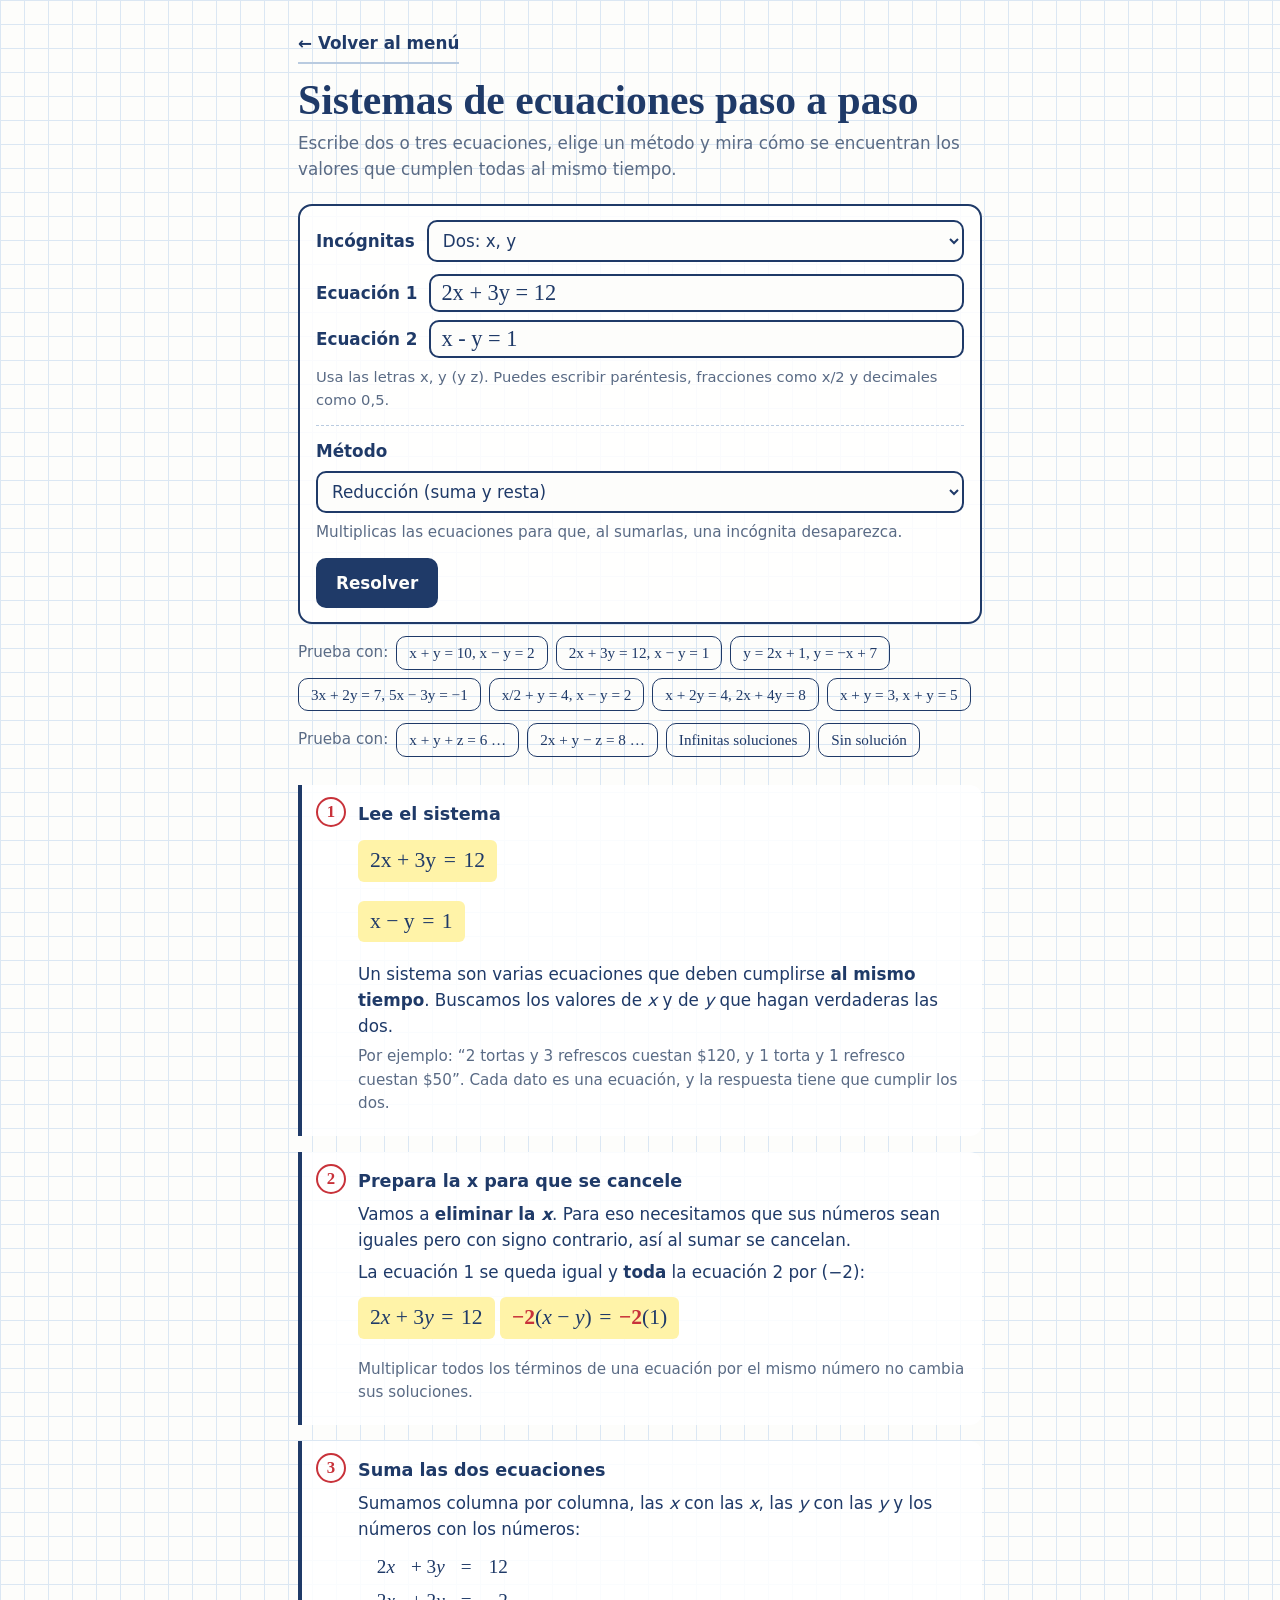
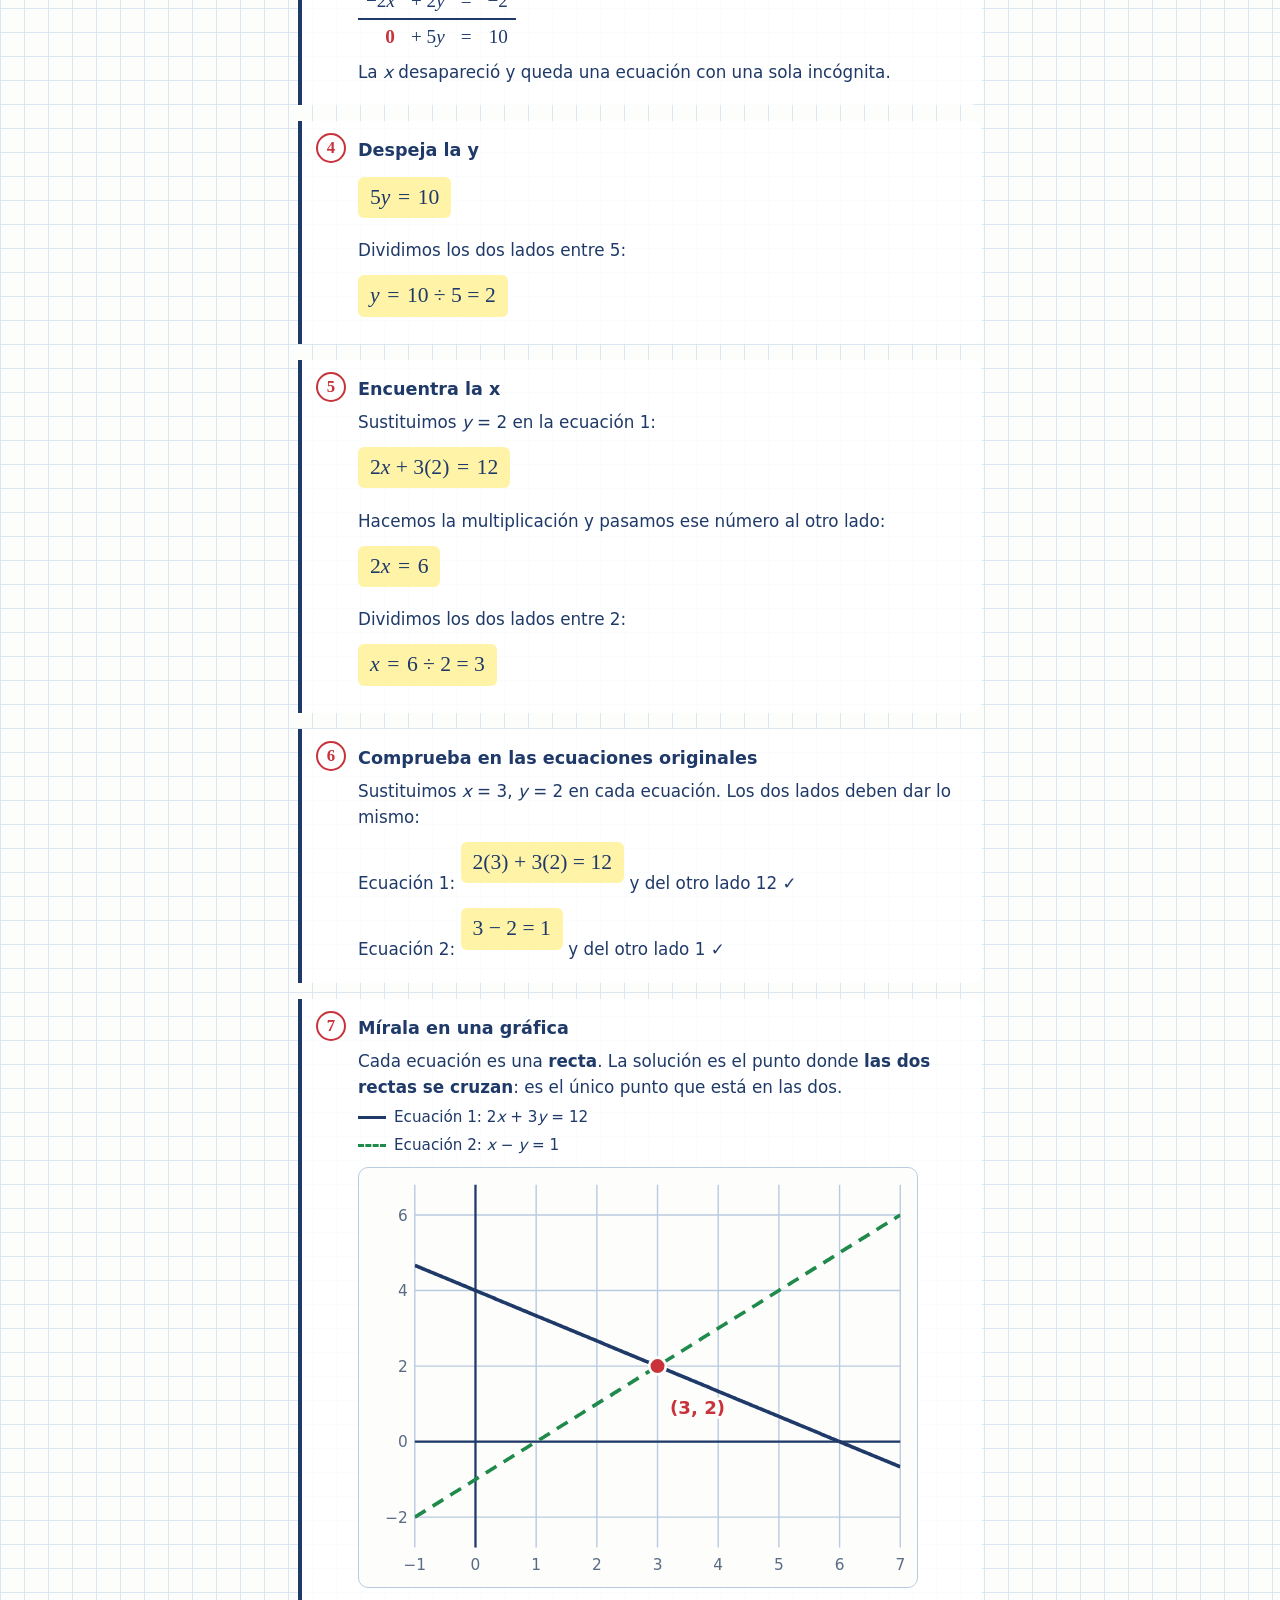
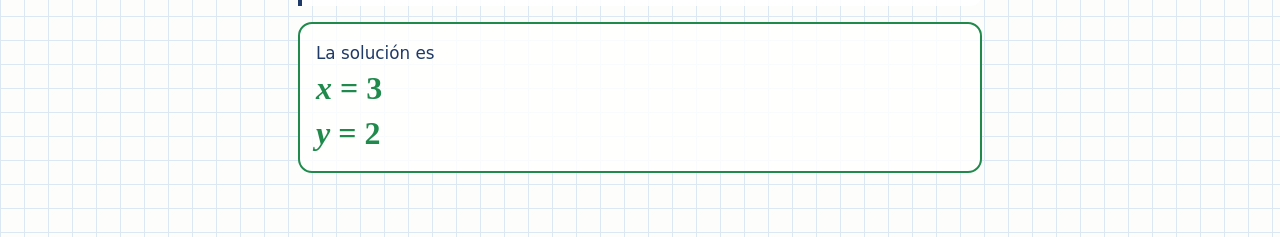
<file: algebra/sistemas-ecuaciones.html>
<!DOCTYPE html>
<html lang="es">
<head>
<meta charset="utf-8">
<meta name="viewport" content="width=device-width, initial-scale=1, viewport-fit=cover">
<title>Sistemas de ecuaciones paso a paso</title>
<link rel="stylesheet" href="../css/tema.css">
<link rel="stylesheet" href="../css/estilos.css">
</head>
<body class="pagina-sistemas">
<main>
  <a class="volver" href="../index.html">← Volver al menú</a>
  <h1>Sistemas de ecuaciones paso a paso</h1>
  <p class="sub">Escribe dos o tres ecuaciones, elige un método y mira cómo se encuentran los valores que cumplen todas al mismo tiempo.</p>

  <div class="panel">
    <div class="metodo-fila">
      <label for="tam">Incógnitas</label>
      <select id="tam"><option value="2" selected>Dos: x, y</option><option value="3">Tres: x, y, z</option></select>
    </div>
    <div class="ecuaciones">
      <label for="e1">Ecuación 1</label><input id="e1" value="2x + 3y = 12" autocomplete="off" autocapitalize="off" spellcheck="false">
      <label for="e2">Ecuación 2</label><input id="e2" value="x - y = 1" autocomplete="off" autocapitalize="off" spellcheck="false">
      <label for="e3" class="solo3">Ecuación 3</label><input id="e3" class="solo3" value="x + 2y - z = 2" autocomplete="off" autocapitalize="off" spellcheck="false">
    </div>
    <p class="ayuda">Usa las letras x, y (y z). Puedes escribir paréntesis, fracciones como x/2 y decimales como 0,5.</p>
    <div class="metodo">
      <label for="metodo">Método</label>
      <select id="metodo">
        <option value="reduccion" selected>Reducción (suma y resta)</option>
        <option value="sustitucion">Sustitución</option>
        <option value="igualacion">Igualación</option>
        <option value="gauss">Gauss-Jordan (matrices)</option>
      </select>
      <p class="desc" id="desc"></p>
    </div>
    <div class="botones"><button id="resolver" class="principal">Resolver</button></div>
  </div>
  <div class="ejemplos" id="ej2">Prueba con:
    <button data-e="x + y = 10|x - y = 2">x + y = 10, x − y = 2</button>
    <button data-e="2x + 3y = 12|x - y = 1">2x + 3y = 12, x − y = 1</button>
    <button data-e="y = 2x + 1|y = -x + 7">y = 2x + 1, y = −x + 7</button>
    <button data-e="3x + 2y = 7|5x - 3y = -1">3x + 2y = 7, 5x − 3y = −1</button>
    <button data-e="x/2 + y = 4|x - y = 2">x/2 + y = 4, x − y = 2</button>
    <button data-e="x + 2y = 4|2x + 4y = 8">x + 2y = 4, 2x + 4y = 8</button>
    <button data-e="x + y = 3|x + y = 5">x + y = 3, x + y = 5</button>
  </div>
  <div class="ejemplos" id="ej3" hidden>Prueba con:
    <button data-e="x + y + z = 6|2x - y + z = 3|x + 2y - z = 2">x + y + z = 6 …</button>
    <button data-e="2x + y - z = 8|-3x - y + 2z = -11|-2x + y + 2z = -3">2x + y − z = 8 …</button>
    <button data-e="x + y + z = 3|x - y + z = 1|2x + 2z = 4">Infinitas soluciones</button>
    <button data-e="x + y + z = 1|x + y + z = 2|x - y = 0">Sin solución</button>
  </div>

  <div id="salida" aria-live="polite"></div>
</main>

<script>
(function(){
  const $ = s => document.querySelector(s);
  const DESC = {
    reduccion: 'Multiplicas las ecuaciones para que, al sumarlas, una incógnita desaparezca.',
    sustitucion: 'Despejas una incógnita en una ecuación y la sustituyes en la otra.',
    igualacion: 'Despejas la misma incógnita en las dos ecuaciones e igualas los resultados.',
    gauss: 'Escribes los números en una tabla (matriz) y la simplificas renglón por renglón. Sirve para 2, 3 o más incógnitas.'
  };

  // ---------- fracciones exactas ----------
  const gcd = (a, b) => { a = a < 0n ? -a : a; b = b < 0n ? -b : b; while (b) [a, b] = [b, a % b]; return a; };
  const lcm = (a, b) => a / gcd(a, b) * b;
  const absB = a => a < 0n ? -a : a;
  class Q {
    constructor(n, d = 1n){ if (d < 0n){ n = -n; d = -d; } const g = gcd(n, d) || 1n; this.n = n / g; this.d = d / g; }
    add(o){ return new Q(this.n*o.d + o.n*this.d, this.d*o.d); }
    sub(o){ return new Q(this.n*o.d - o.n*this.d, this.d*o.d); }
    mul(o){ return new Q(this.n*o.n, this.d*o.d); }
    div(o){ return new Q(this.n*o.d, this.d*o.n); }
    neg(){ return new Q(-this.n, this.d); }
    abs(){ return new Q(absB(this.n), this.d); }
    zero(){ return this.n === 0n; }
    one(){ return this.n === 1n && this.d === 1n; }
    eq(o){ return this.n === o.n && this.d === o.d; }
    num(){ return Number(this.n) / Number(this.d); }
  }
  const Q0 = new Q(0n), Q1 = new Q(1n), q = n => new Q(BigInt(n));
  const numQ = s => { const [i, f = ''] = s.split('.'); return new Q(BigInt((i || '0') + f), 10n ** BigInt(f.length)); };
  class Fallo extends Error {}
  const fallo = m => new Fallo(m);

  // ---------- expresiones lineales: {c:[x, y, z], k} ----------
  const VARS = ['x', 'y', 'z'];
  const L = (c, k) => ({c, k});
  const Ec = (c, d) => ({c, d});
  const lAdd = (u, v) => L(u.c.map((c, i) => c.add(v.c[i])), u.k.add(v.k));
  const lSub = (u, v) => L(u.c.map((c, i) => c.sub(v.c[i])), u.k.sub(v.k));
  const lNeg = u => L(u.c.map(c => c.neg()), u.k.neg());
  const lEsc = (u, f) => L(u.c.map(c => c.mul(f)), u.k.mul(f));
  const tieneVar = u => u.c.some(c => !c.zero());
  function lMul(u, v){
    if (tieneVar(u) && tieneVar(v)) throw fallo('Aparecen dos incógnitas multiplicadas entre sí (como xy o x²). Aquí solo se resuelven sistemas de ecuaciones de primer grado.');
    return tieneVar(u) ? lEsc(u, v.k) : lEsc(v, u.k);
  }
  function lDiv(u, v){
    if (tieneVar(v)) throw fallo('Una incógnita quedó dividiendo. Aquí las incógnitas deben estar arriba.');
    if (v.k.zero()) throw fallo('Hay una división entre cero.');
    return lEsc(u, Q1.div(v.k));
  }
  const normalizar = s => s.replace(/[−–—]/g, '-').replace(/[×·]/g, '*').replace(/÷/g, '/').replace(/\s+/g, '');
  function tokens(s, n){
    const t = []; let i = 0;
    while (i < s.length){
      const c = s[i];
      if (/[0-9.,]/.test(c)){
        let j = i; while (j < s.length && /[0-9.,]/.test(s[j])) j++;
        const raw = s.slice(i, j), v = raw.replace(',', '.');
        if (/[.,].*[.,]/.test(raw) || v === '.') throw fallo(`Revisa el número “${raw}”.`);
        t.push({t:'num', v:numQ(v)}); i = j; continue;
      }
      if (/[a-zA-Z]/.test(c)){
        const k = VARS.indexOf(c.toLowerCase());
        if (k < 0 || k >= n) throw fallo(n === 2 ? `Usa solo las letras x e y (encontré “${c}”). Para tres incógnitas, cambia a “Tres: x, y, z”.` : `Usa solo las letras x, y, z (encontré “${c}”).`);
        t.push({t:'var', v:k}); i++; continue;
      }
      if ('+-*/()='.includes(c)){ t.push({t:c}); i++; continue; }
      if ('^²³'.includes(c)) throw fallo('Las incógnitas no pueden estar elevadas a una potencia: aquí solo van sistemas de primer grado.');
      throw fallo(`No reconozco el símbolo “${c}”.`);
    }
    return t;
  }
  function leerLado(t){
    let p = 0;
    const ver = () => t[p], tomar = () => t[p++];
    function expr(){ let v = term(); while (ver() && (ver().t === '+' || ver().t === '-')){ const op = tomar().t, r = term(); v = op === '+' ? lAdd(v, r) : lSub(v, r); } return v; }
    function term(){ let v = un(); for (;;){ const k = ver(); if (!k) break;
      if (k.t === '*'){ tomar(); v = lMul(v, un()); } else if (k.t === '/'){ tomar(); v = lDiv(v, un()); }
      else if (k.t === 'num' || k.t === 'var' || k.t === '('){ v = lMul(v, un()); } else break; } return v; }
    function un(){ const k = ver(); if (k && k.t === '-'){ tomar(); return lNeg(un()); } if (k && k.t === '+'){ tomar(); return un(); } return prim(); }
    function prim(){ const k = tomar(); if (!k) throw fallo('A una ecuación le falta algo: revisa que no termine en un signo.');
      if (k.t === 'num') return L([Q0, Q0, Q0], k.v);
      if (k.t === 'var'){ const c = [Q0, Q0, Q0]; c[k.v] = Q1; return L(c, Q0); }
      if (k.t === '('){ const v = expr(); if (!ver() || ver().t !== ')') throw fallo('Falta cerrar un paréntesis.'); tomar(); return v; }
      throw fallo(k.t === ')' ? 'Hay un paréntesis que se cierra sin haberse abierto.' : `Hay un signo “${k.t}” fuera de lugar.`); }
    if (!t.length) throw fallo('Uno de los lados de una ecuación está vacío.');
    const v = expr();
    if (p < t.length) throw fallo('Revisa cómo está escrita la ecuación.');
    return v;
  }

  // ---------- formato ----------
  const qHTML = v => v.d === 1n ? absB(v.n).toString() : `<span class="frac"><span>${absB(v.n)}</span><span>${v.d}</span></span>`;
  const qF = v => (v.n < 0n ? '−' : '') + qHTML(v);
  const qP = v => v.n < 0n ? `(${qF(v)})` : qF(v);
  const qTexto = v => (v.n < 0n ? '−' : '') + (v.d === 1n ? absB(v.n) : `${absB(v.n)}/${v.d}`);
  const vH = i => `<i>${VARS[i]}</i>`;
  function terminos(lista){
    const it = lista.filter(t => !t.q.zero());
    if (!it.length) return '0';
    return it.map((t, i) => {
      const neg = t.q.n < 0n, ab = t.q.abs();
      const cuerpo = t.v !== undefined && t.v !== null ? (ab.one() ? '' : qHTML(ab)) + vH(t.v) : qHTML(ab);
      const s = (i === 0 ? (neg ? '−' : '') : (neg ? ' − ' : ' + ')) + cuerpo;
      return t.hl ? `<span class="rojo">${s}</span>` : s;
    }).join('');
  }
  const ladoEc = (e, n) => terminos(e.c.slice(0, n).map((c, i) => ({q:c, v:i})));
  const ecH = (izq, der) => `<div class="ec">${izq}<span class="igual">=</span>${der}</div>`;
  const ecuacion = (e, n) => ecH(ladoEc(e, n), qF(e.d));
  const bonito = s => s.replace(/\*/g, ' × ').replace(/-/g, ' − ').replace(/\+/g, ' + ').replace(/=/g, ' = ').replace(/\s+/g, ' ').replace(/\( /g, '(').replace(/^ − /, '−').replace(/= − /, '= −').replace(/\(\s*−\s*/g, '(−').trim();
  const paso = (t, c, clase = '') => `<li${clase ? ` class="${clase}"` : ''}><h2>${t}</h2>${c}</li>`;
  const SUB = ['₁', '₂', '₃'];
  const nombreEc = i => `ecuación ${i + 1}`;

  // resuelve K·v = R mostrando la cuenta
  function despejeSimple(K, R, v){
    const val = R.div(K);
    if (K.one()) return {html: ecH(vH(v), qF(R)), val};
    return {html: `${ecH(terminos([{q:K, v}]), qF(R))}<p>Dividimos los dos lados entre ${qF(K)}:</p>${ecH(vH(v), `${qF(R)} ÷ ${qP(K)} = ${qF(val)}`)}`, val};
  }
  // ecuación con la incógnita o ya sustituida por su valor, respetando el orden x, y
  function sustituida(e, o, val){
    let out = '', primero = true;
    [0, 1].forEach(i => {
      const c = e.c[i]; if (c.zero()) return;
      const neg = c.n < 0n, ab = c.abs();
      const signo = primero ? (neg ? '−' : '') : (neg ? ' − ' : ' + ');
      out += signo + (i === o ? `${ab.one() ? '' : qHTML(ab)}(${qF(val)})` : (ab.one() ? '' : qHTML(ab)) + vH(i));
      primero = false;
    });
    return out;
  }
  // p + r·(val) escrito con el valor entre paréntesis
  function regreso(p, r, val){
    if (r.zero()) return qF(p);
    const t = `${r.abs().one() ? '' : qHTML(r.abs())}(${qF(val)})`;
    if (p.zero()) return (r.n < 0n ? '−' : '') + t;
    return `${qF(p)} ${r.n < 0n ? '−' : '+'} ${t}`;
  }
  function pasoEspecial(R){
    const inf = R.zero();
    return {inf, html: paso('¡Las incógnitas desaparecieron!',
      inf ? `<p>Nos quedó 0 = 0, que siempre es verdad. Eso pasa cuando las dos ecuaciones son en realidad <strong>la misma</strong> (una es múltiplo de la otra). Cualquier punto que cumpla una, cumple la otra.</p>`
          : `<p>Nos quedó 0 = ${qF(R)}, que es <strong>falso</strong>. Eso significa que no hay ningún par de números que cumpla las dos ecuaciones a la vez.</p>`, 'aviso')};
  }

  // ---------- métodos para 2 incógnitas ----------
  function reduccion(E){
    const [e1, e2] = E;
    let h = '';
    // elegir incógnita a eliminar
    const opciones = [0, 1].filter(v => !e1.c[v].zero() && !e2.c[v].zero());
    if (!opciones.length) return sustitucion(E, 'Cada ecuación tiene una sola incógnita, así que no hace falta eliminar: usamos sustitución.');
    let v = opciones.find(v => e1.c[v].abs().eq(e2.c[v].abs()));
    if (v === undefined) v = opciones.reduce((m, w) => lcm(absB(e1.c[w].n), absB(e2.c[w].n)) < lcm(absB(e1.c[m].n), absB(e2.c[m].n)) ? w : m, opciones[0]);
    const o = 1 - v, a1 = e1.c[v].n, a2 = e2.c[v].n;
    const Lc = lcm(absB(a1), absB(a2));
    let m1 = Lc / absB(a1), m2 = Lc / absB(a2);
    if ((a1 > 0n) === (a2 > 0n)) m2 = -m2;
    const f1 = Ec(e1.c.map(c => c.mul(q(m1))), e1.d.mul(q(m1))), f2 = Ec(e2.c.map(c => c.mul(q(m2))), e2.d.mul(q(m2)));
    let expl = `<p>Vamos a <strong>eliminar la ${vH(v)}</strong>. Para eso necesitamos que sus números sean iguales pero con signo contrario, así al sumar se cancelan.</p>`;
    if (m1 === 1n && m2 === 1n) expl += `<p>Ya lo están: ${terminos([{q:e1.c[v], v}])} y ${terminos([{q:e2.c[v], v}])}.</p>`;
    else {
      expl += `<p>${m1 !== 1n ? `Multiplicamos <strong>toda</strong> la ecuación 1 por ${m1}` : 'La ecuación 1 se queda igual'}${m2 !== 1n ? ` y <strong>toda</strong> la ecuación 2 por ${m2 < 0n ? `(${m2.toString().replace('-', '−')})` : m2}` : ', y la ecuación 2 se queda igual'}:</p>`;
      expl += `${ecH(`${m1 !== 1n ? `<span class="rojo">${m1}</span>(${ladoEc(e1, 2)})` : ladoEc(e1, 2)}`, m1 !== 1n ? `<span class="rojo">${m1}</span>(${qF(e1.d)})` : qF(e1.d))}
               ${ecH(`${m2 !== 1n ? `<span class="rojo">${m2.toString().replace('-', '−')}</span>(${ladoEc(e2, 2)})` : ladoEc(e2, 2)}`, m2 !== 1n ? `<span class="rojo">${m2.toString().replace('-', '−')}</span>(${qF(e2.d)})` : qF(e2.d))}`;
      expl += `<p class="pista">Multiplicar todos los términos de una ecuación por el mismo número no cambia sus soluciones.</p>`;
    }
    h += paso(`Prepara la ${VARS[v]} para que se cancele`, expl);
    const sumC = f1.c[o].add(f2.c[o]), sumD = f1.d.add(f2.d);
    const fila = (e, cls = '') => `<tr class="${cls}"><td>${terminos([{q:e.c[0], v:0}])}</td><td>${e.c[1].zero() ? '' : (e.c[1].n < 0n ? '− ' : '+ ') + terminos([{q:e.c[1].abs(), v:1}])}</td><td>=</td><td>${qF(e.d)}</td></tr>`;
        h += paso('Suma las dos ecuaciones',
      `<p>Sumamos columna por columna, las ${vH(0)} con las ${vH(0)}, las ${vH(1)} con las ${vH(1)} y los números con los números:</p>
       <div class="tabla"><table class="suma"><tbody>${fila(f1)}${fila(f2)}<tr class="raya"><td colspan="4"></td></tr>
       <tr><td>${v === 0 ? '<span class="rojo">0</span>' : terminos([{q:sumC, v:0}])}</td><td>${v === 1 ? '<span class="rojo">+ 0</span>' : (sumC.n < 0n ? '− ' : '+ ') + terminos([{q:sumC.abs(), v:1}])}</td><td>=</td><td>${qF(sumD)}</td></tr></tbody></table></div>
       <p>La ${vH(v)} desapareció y queda una ecuación con una sola incógnita.</p>`);
    if (sumC.zero()){ const s = pasoEspecial(sumD); return {h: h + s.html, sol: null, inf: s.inf}; }
    const d1 = despejeSimple(sumC, sumD, o);
    h += paso(`Despeja la ${VARS[o]}`, d1.html);
    const base = !e1.c[v].zero() ? 0 : 1, eb = E[base];
    const resto = eb.d.sub(eb.c[o].mul(d1.val));
    const d2 = despejeSimple(eb.c[v], resto, v);
    h += paso(`Encuentra la ${VARS[v]}`,
      `<p>Sustituimos ${vH(o)} = ${qF(d1.val)} en la ${nombreEc(base)}:</p>
       ${ecH(sustituida(eb, o, d1.val), qF(eb.d))}
       ${eb.c[o].zero() ? '' : `<p>Hacemos la multiplicación y pasamos ese número al otro lado:</p>`}
       ${d2.html}`);
    const sol = [Q0, Q0]; sol[o] = d1.val; sol[v] = d2.val;
    return {h, sol};
  }

  function despejar(e, v, o){
    // e: c_v·v + c_o·o = d  →  v = p + r·o
    const cv = e.c[v], co = e.c[o];
    const p = e.d.div(cv), r = co.neg().div(cv);
    let html = '';
    if (!co.zero()) html += `<p>Pasamos ${terminos([{q:co, v:o}])} al otro lado (cambia de signo):</p>${ecH(terminos([{q:cv, v}]), terminos([{q:e.d}, {q:co.neg(), v:o}]))}`;
    if (!cv.one()){
      const num = terminos([{q:e.d}, {q:co.neg(), v:o}]);
      html += `<p>Dividimos todo entre ${qF(cv)}:</p>${ecH(vH(v), co.zero() ? `${qF(e.d)} ÷ ${qP(cv)} = ${qF(p)}` : `<span class="frac"><span>${num}</span><span>${qF(cv)}</span></span>`)}`;
      if (!co.zero()) html += `<p class="pista">Es lo mismo que repartir la división a cada término:</p>${ecH(vH(v), terminos([{q:p}, {q:r, v:o}]))}`;
    }
    if (co.zero() && cv.one()) html += ecH(vH(v), qF(p));
    return {html, p, r};
  }

  function sustitucion(E, aviso = ''){
    let h = aviso ? paso('Método', `<p>${aviso}</p>`) : '';
    let i = -1, v = -1;
    for (const ii of [0, 1]) for (const vv of [0, 1]) if (i < 0 && E[ii].c[vv].abs().one()){ i = ii; v = vv; }
    if (i < 0) for (const ii of [0, 1]) for (const vv of [0, 1]) if (i < 0 && !E[ii].c[vv].zero()){ i = ii; v = vv; }
    const o = 1 - v, j = 1 - i, ei = E[i], ej = E[j];
    const des = despejar(ei, v, o);
    h += paso(`Despeja la ${VARS[v]} en la ${nombreEc(i)}`,
      `<p>Elegimos la ${vH(v)} de la ${nombreEc(i)}${ei.c[v].abs().one() ? ' porque no tiene número enfrente (es más fácil)' : ''}:</p>${ecuacion(ei, 2)}${des.html}`);
    const expr = terminos([{q:des.p}, {q:des.r, v:o}]);
    let K, R;
    if (ej.c[v].zero()){
      K = ej.c[o]; R = ej.d;
      h += paso('Resuelve la otra ecuación', `<p>La ${nombreEc(j)} no tiene ${vH(v)}, así que ya se puede resolver directo:</p>${ecuacion(ej, 2)}`);
    } else {
      const cvj = ej.c[v], coj = ej.c[o];
      const a = cvj.mul(des.r), b = cvj.mul(des.p);
      K = a.add(coj); R = ej.d.sub(b);
      const pre = cvj.one() ? '' : cvj.eq(Q1.neg()) ? '−' : qF(cvj);
      const izq = (v === 0)
        ? `${pre}<span class="rojo">(${expr})</span>${coj.zero() ? '' : ` ${coj.n < 0n ? '−' : '+'} ${terminos([{q:coj.abs(), v:o}])}`}`
        : `${terminos([{q:coj, v:o}])} ${cvj.n < 0n ? '−' : '+'} ${cvj.abs().one() ? '' : qHTML(cvj.abs())}<span class="rojo">(${expr})</span>`;
      h += paso(`Sustituye en la ${nombreEc(j)}`,
        `<p>En la ${nombreEc(j)} cambiamos la ${vH(v)} por lo que obtuvimos (en rojo):</p>${ecuacion(ej, 2)}${ecH(izq, qF(ej.d))}
         <p>Multiplicamos para quitar el paréntesis y juntamos los términos parecidos:</p>
         ${ecH(terminos([{q:a, v:o}, {q:b}, {q:coj, v:o}]), qF(ej.d))}${ecH(terminos([{q:K, v:o}, {q:b}]), qF(ej.d))}
         ${b.zero() ? '' : `<p>Pasamos ${qF(b)} al otro lado:</p>${ecH(terminos([{q:K, v:o}]), qF(R))}`}`);
    }
    if (K.zero()){ const s = pasoEspecial(R); return {h: h + s.html, sol: null, inf: s.inf}; }
    const d1 = despejeSimple(K, R, o);
    h += paso(`Despeja la ${VARS[o]}`, d1.html);
    const val = des.p.add(des.r.mul(d1.val));
    h += paso(`Regresa para encontrar la ${VARS[v]}`,
      `<p>Usamos el despeje del principio con ${vH(o)} = ${qF(d1.val)}:</p>
       ${ecH(vH(v), `${regreso(des.p, des.r, d1.val)} = ${qF(val)}`)}`);
    const sol = [Q0, Q0]; sol[o] = d1.val; sol[v] = val;
    return {h, sol};
  }

  function igualacion(E){
    const v = [1, 0].find(w => !E[0].c[w].zero() && !E[1].c[w].zero());
    if (v === undefined) return sustitucion(E, 'Cada ecuación tiene una sola incógnita, así que no se puede despejar la misma en las dos: usamos sustitución.');
    const o = 1 - v;
    const d = E.map(e => despejar(e, v, o));
    let h = '';
    [0, 1].forEach(i => { h += paso(`Despeja la ${VARS[v]} en la ${nombreEc(i)}`, `${ecuacion(E[i], 2)}${d[i].html}`); });
    const e1 = terminos([{q:d[0].p}, {q:d[0].r, v:o}]), e2 = terminos([{q:d[1].p}, {q:d[1].r, v:o}]);
    const K = d[0].r.sub(d[1].r), R = d[1].p.sub(d[0].p);
    h += paso('Iguala los dos despejes',
      `<p>Las dos expresiones son iguales a ${vH(v)}, así que son iguales entre sí:</p>${ecH(e1, e2)}
       <p>Pasamos las ${vH(o)} a la izquierda y los números a la derecha (cambiando de signo):</p>
       ${ecH(terminos([{q:d[0].r, v:o}, {q:d[1].r.neg(), v:o, hl:true}]), terminos([{q:d[1].p}, {q:d[0].p.neg(), hl:true}]))}
       ${ecH(terminos([{q:K, v:o}]), qF(R))}`);
    if (K.zero()){ const s = pasoEspecial(R); return {h: h + s.html, sol: null, inf: s.inf}; }
    const d1 = despejeSimple(K, R, o);
    h += paso(`Despeja la ${VARS[o]}`, d1.html);
    const val = d[0].p.add(d[0].r.mul(d1.val));
    h += paso(`Encuentra la ${VARS[v]}`,
      `<p>Sustituimos ${vH(o)} = ${qF(d1.val)} en el primer despeje:</p>${ecH(vH(v), `${regreso(d[0].p, d[0].r, d1.val)} = ${qF(val)}`)}`);
    const sol = [Q0, Q0]; sol[o] = d1.val; sol[v] = val;
    return {h, sol};
  }

  // ---------- Gauss-Jordan ----------
  function matriz(M, n, cambiados = []){
    const cab = `<tr>${VARS.slice(0, n).map(v => `<th><i>${v}</i></th>`).join('')}<th class="aum"></th></tr>`;
    const filas = M.map((r, i) => `<tr class="${cambiados.includes(i) ? 'cambio' : ''}">${r.map((c, j) => `<td class="${j === n ? 'aum' : ''}">${qF(c)}</td>`).join('')}</tr>`).join('');
    return `<div class="matriz-caja"><span class="renglones">${M.map((_, i) => `<span>R${SUB[i]}</span>`).join('')}</span><table class="matriz"><thead>${cab}</thead><tbody>${filas}</tbody></table></div>`;
  }
  const vecTxt = (r, n) => `(${r.slice(0, n).map(qF).join(', ')} | ${qF(r[n])})`;
  function gauss(E, n){
    let M = E.map(e => [...e.c.slice(0, n), e.d]);
    let h = paso('Escribe la matriz aumentada',
      `<p>Copiamos solo los números en una tabla: cada <strong>renglón</strong> (R${SUB[0]}, R${SUB[1]}…) es una ecuación y cada <strong>columna</strong> es una incógnita. La última columna, separada con una línea, son los resultados.</p>
       ${matriz(M, n)}
       <p><strong>La meta:</strong> que la parte izquierda quede con <strong>1 en la diagonal y 0 en todo lo demás</strong>. Así cada renglón dirá directamente cuánto vale una incógnita.</p>
       <p class="pista">Solo se permiten tres movimientos, porque no cambian las soluciones: intercambiar dos renglones, multiplicar o dividir un renglón por un número (que no sea 0), y sumarle o restarle a un renglón un múltiplo de otro.</p>`);
    let r = 0, primeraResta = true;
    for (let j = 0; j < n && r < n; j++){
      let ops = '';
      let i = -1;
      for (let k = r; k < n; k++) if (M[k][j].abs().one()){ i = k; break; }
      if (i < 0) for (let k = r; k < n; k++) if (!M[k][j].zero()){ i = k; break; }
      if (i < 0){
        h += paso(`Columna de la ${VARS[j]}`, `<p>Todos los números de esta columna (desde el renglón ${r + 1} hacia abajo) ya son 0, así que no se puede poner un 1 aquí. Pasamos a la siguiente columna.</p>`, 'aviso');
        continue;
      }
      if (i !== r){
        [M[i], M[r]] = [M[r], M[i]];
        ops += `<div class="op"><p><span class="op-et">R${SUB[r]} ↔ R${SUB[i]}</span> Intercambiamos renglones para tener ${M[r][j].abs().one() ? 'un 1 (o −1)' : 'un número distinto de cero'} en la diagonal.</p>${matriz(M, n, [r, i])}</div>`;
      }
      const p = M[r][j];
      if (!p.one()){
        const f = Q1.div(p);
        M[r] = M[r].map(c => c.mul(f));
        const et = p.eq(Q1.neg()) ? `R${SUB[r]} → −R${SUB[r]}` : p.d === 1n ? `R${SUB[r]} → R${SUB[r]} ÷ ${qP(p)}` : `R${SUB[r]} → ${qF(f)} · R${SUB[r]}`;
        const txt = p.eq(Q1.neg()) ? 'Cambiamos el signo de todo el renglón' : p.d === 1n ? `Dividimos todo el renglón entre ${qF(p)}` : `Multiplicamos todo el renglón por ${qF(f)}`;
        ops += `<div class="op"><p><span class="op-et">${et}</span> ${txt} para que en la diagonal quede un 1.</p>${matriz(M, n, [r])}</div>`;
      }
      for (let k = 0; k < n; k++){
        if (k === r || M[k][j].zero()) continue;
        const f = M[k][j], antes = M[k];
        M[k] = M[k].map((c, t) => c.sub(f.mul(M[r][t])));
        const mult = f.abs().one() ? '' : qHTML(f.abs());
        const et = `R${SUB[k]} → R${SUB[k]} ${f.n < 0n ? '+' : '−'} ${mult}R${SUB[r]}`;
        const txt = `Para hacer 0 el ${qF(f)} del renglón ${k + 1}, le ${f.n < 0n ? 'sumamos' : 'restamos'} ${f.abs().one() ? '' : qHTML(f.abs()) + ' veces '}el renglón ${r + 1} (el que tiene el 1).`;
        const cuenta = primeraResta ? `<p class="pista">Se hace número por número: <span class="cuenta">${vecTxt(antes, n)} ${f.n < 0n ? '+' : '−'} ${mult ? mult + ' · ' : ''}${vecTxt(M[r], n)} = ${vecTxt(M[k], n)}</span></p>` : '';
        primeraResta = false;
        ops += `<div class="op"><p><span class="op-et">${et}</span> ${txt}</p>${cuenta}${matriz(M, n, [k])}</div>`;
      }
      h += paso(`Columna de la ${VARS[j]}: un 1 en la diagonal y ceros en lo demás`, ops || `<p>Esta columna ya está lista.</p>${matriz(M, n)}`);
      r++;
    }
    const imposible = M.some(row => row.slice(0, n).every(c => c.zero()) && !row[n].zero());
    if (imposible){
      const row = M.find(row => row.slice(0, n).every(c => c.zero()) && !row[n].zero());
      h += paso('Lee el resultado', `<p>Hay un renglón con puros ceros a la izquierda y ${qF(row[n])} a la derecha. Significa 0 = ${qF(row[n])}, que es <strong>falso</strong>: el sistema no tiene solución.</p>`, 'aviso');
      return {h, sol: null, inf: false};
    }
    if (r < n){
      h += paso('Lee el resultado', `<p>Quedó al menos un renglón con <strong>puros ceros</strong> (0 = 0), que siempre es verdad. Eso pasa cuando una ecuación se puede obtener combinando las otras: en realidad hay menos ecuaciones de las que parece, y el sistema tiene <strong>infinitas soluciones</strong>.</p>`, 'aviso');
      return {h, sol: null, inf: true};
    }
    h += paso('Lee el resultado',
      `<p>La parte izquierda ya tiene 1 en la diagonal y 0 en lo demás. Cada renglón se lee como una ecuación:</p>
       ${M.map((row, i) => `<p><span class="cuenta">R${SUB[i]}: 1${vH(i)} = ${qF(row[n])}</span> &nbsp;→&nbsp; <strong>${vH(i)} = ${qF(row[n])}</strong></p>`).join('')}`);
    return {h, sol: M.map(row => row[n])};
  }

  // ---------- flujo principal ----------
  function resolver(){
    const n = +$('#tam').value, metodo = n === 3 ? 'gauss' : $('#metodo').value;
    $('#desc').textContent = n === 3 ? DESC.gauss + ' Con tres incógnitas se usa este método.' : DESC[metodo];
    const out = $('#salida');
    try {
      const textos = [], orig = [], E = [];
      for (let i = 0; i < n; i++){
        const s = normalizar($('#e' + (i + 1)).value.trim());
        if (!s) throw fallo(`Falta escribir la ecuación ${i + 1}.`);
        const t = tokens(s, n);
        const ig = t.filter(k => k.t === '=').length;
        if (ig !== 1) throw fallo(`La ecuación ${i + 1} debe tener exactamente un signo =.`);
        const pos = t.findIndex(k => k.t === '=');
        const I = leerLado(t.slice(0, pos)), D = leerLado(t.slice(pos + 1));
        const dif = lSub(I, D);
        if (!tieneVar(dif)) throw fallo(`Al acomodar la ecuación ${i + 1}, las incógnitas se cancelan. Revisa que esté bien escrita.`);
        textos.push(s); orig.push([I, D]);
        E.push(Ec(dif.c, dif.k.neg()));
      }
      out.innerHTML = pasos(n, metodo, textos, orig, E);
    } catch(e){
      if (e instanceof Fallo){ out.innerHTML = `<p class="error">${e.message}</p>`; return; }
      throw e;
    }
  }

  function pasos(n, metodo, textos, orig, E0){
    let h = '<ol class="pasos">';
    h += paso('Lee el sistema',
      `${textos.map(s => { const [a, b] = s.split('='); return ecH(bonito(a), bonito(b)); }).join('<br>')}
       <p>Un sistema son varias ecuaciones que deben cumplirse <strong>al mismo tiempo</strong>. Buscamos ${n === 2 ? `los valores de ${vH(0)} y de ${vH(1)}` : `los valores de ${vH(0)}, ${vH(1)} y ${vH(2)}`} que hagan verdaderas ${n === 2 ? 'las dos' : 'las tres'}.</p>
       <p class="pista">Por ejemplo: “2 tortas y 3 refrescos cuestan $120, y 1 torta y 1 refresco cuestan $50”. Cada dato es una ecuación, y la respuesta tiene que cumplir los dos.</p>`);
    // acomodar y quitar fracciones
    const E = E0.map(e => {
      let m = e.d.d; e.c.forEach(c => { m = lcm(m, c.d); });
      return {e: Ec(e.c.map(c => c.mul(new Q(m))), e.d.mul(new Q(m))), m};
    });
    const plano = e => (ladoEc(e, n) + '=' + qF(e.d)).replace(/<[^>]+>/g, '').replace(/\s+/g, '');
    const cambio = E.some((x, i) => x.m !== 1n || plano(x.e) !== textos[i].replace(/-/g, '−'));
    if (cambio){
      h += paso('Acomoda cada ecuación',
        `<p>Dejamos cada ecuación en la forma ${n === 2 ? `a${vH(0)} + b${vH(1)} = c` : `a${vH(0)} + b${vH(1)} + c${vH(2)} = d`}: las incógnitas a la izquierda, en orden, y el número solo a la derecha.${E.some(x => x.m !== 1n) ? ' Si hay fracciones o decimales, multiplicamos toda la ecuación para quitarlos.' : ''}</p>
         ${E.map((x, i) => `<p>Ecuación ${i + 1}${x.m !== 1n ? ` <span class="pista">(multiplicada por ${x.m})</span>` : ''}:</p>${ecuacion(x.e, n)}`).join('')}`);
    }
    const Es = E.map(x => x.e);
    const res = metodo === 'gauss' ? gauss(Es, n) : metodo === 'sustitucion' ? sustitucion(Es) : metodo === 'igualacion' ? igualacion(Es) : reduccion(Es);
    h += res.h;
    if (res.sol){
      const sol = res.sol;
      const sustTxt = s => bonito(s).replace(/[xyz]/gi, (m, j, str) => {
        const v = sol[VARS.indexOf(m.toLowerCase())];
        const simple = v.d === 1n && v.n >= 0n && !/[0-9)]/.test(str[j - 1] || '');
        return simple ? qTexto(v) : `(${qTexto(v)})`;
      });
      const ev = u => u.c.slice(0, n).reduce((acc, c, i) => acc.add(c.mul(sol[i])), u.k);
      const filas = textos.map((s, i) => {
        const [a, b] = s.split('='), vi = ev(orig[i][0]), vd = ev(orig[i][1]);
        return `<p>Ecuación ${i + 1}: <span class="ec">${sustTxt(a)} = ${qF(vi)}</span> y del otro lado ${qF(vd)} ${vi.eq(vd) ? '✓' : '✗'}</p>`;
      }).join('');
      h += paso('Comprueba en las ecuaciones originales',
        `<p>Sustituimos ${sol.map((v, i) => `${vH(i)} = ${qF(v)}`).join(', ')} en cada ecuación. Los dos lados deben dar lo mismo:</p>${filas}`);
    }
    if (n === 2) h += pasoGrafica(Es, res);
    else h += paso('¿Y la gráfica?', `<p>Con tres incógnitas, cada ecuación es un <strong>plano</strong> en el espacio (como una hoja de papel infinita). La solución es el punto donde se cruzan los tres planos. Por eso aquí no la dibujamos: necesitaría tres dimensiones.</p>`);
    h += '</ol>';
    if (res.sol) return h + `<div class="resultado"><div>La solución es</div>${res.sol.map((v, i) => `<div class="linea">${vH(i)} = ${qF(v)}${v.d !== 1n ? ` <span class="pista">≈ ${v.num().toLocaleString('es-ES', {maximumFractionDigits:4})}</span>` : ''}</div>`).join('')}</div>`;
    return h + `<div class="resultado otro"><div class="grande">${res.inf ? 'Tiene infinitas soluciones' : 'No tiene solución'}</div><div class="pista">${res.inf ? 'Hay muchísimos valores que cumplen todas las ecuaciones a la vez.' : 'Ningún conjunto de valores cumple todas las ecuaciones a la vez.'}</div></div>`;
  }

  // ---------- gráfica (SVG sin librerías) ----------
  let idGraf = 0;
  const fmtG = v => { const r = Math.round(v * 1e6) / 1e6; return (Object.is(r, -0) ? 0 : r).toLocaleString('es-ES', {maximumFractionDigits:2, useGrouping:false}).replace('-', '−'); };
  function paso10(span){
    const raw = span / 6, p = Math.pow(10, Math.floor(Math.log10(raw))), f = raw / p;
    return (f < 1.5 ? 1 : f < 3 ? 2 : f < 7 ? 5 : 10) * p;
  }
  function grafica({xmin, xmax, ymin, ymax, curvas = [], puntos = [], titulo = 'Gráfica'}){
    const W = 400, H = 300, ml = 40, mr = 12, mt = 12, mb = 28;
    const sx = x => ml + (x - xmin) / (xmax - xmin) * (W - ml - mr);
    const sy = y => mt + (ymax - y) / (ymax - ymin) * (H - mt - mb);
    const id = 'clip' + (++idGraf);
    let g = '';
    const dx = paso10(xmax - xmin), dy = paso10(ymax - ymin);
    for (let x = Math.ceil(xmin / dx) * dx; x <= xmax + 1e-9; x += dx){
      const X = sx(x).toFixed(1);
      g += `<line x1="${X}" y1="${mt}" x2="${X}" y2="${H - mb}" class="g-red"/><text x="${X}" y="${H - mb + 16}" text-anchor="middle" class="g-num">${fmtG(x)}</text>`;
    }
    for (let y = Math.ceil(ymin / dy) * dy; y <= ymax + 1e-9; y += dy){
      const Y = sy(y).toFixed(1);
      g += `<line x1="${ml}" y1="${Y}" x2="${W - mr}" y2="${Y}" class="g-red"/><text x="${ml - 5}" y="${(+Y + 4).toFixed(1)}" text-anchor="end" class="g-num">${fmtG(y)}</text>`;
    }
    if (xmin <= 0 && xmax >= 0) g += `<line x1="${sx(0).toFixed(1)}" y1="${mt}" x2="${sx(0).toFixed(1)}" y2="${H - mb}" class="g-eje"/>`;
    if (ymin <= 0 && ymax >= 0) g += `<line x1="${ml}" y1="${sy(0).toFixed(1)}" x2="${W - mr}" y2="${sy(0).toFixed(1)}" class="g-eje"/>`;
    let c = '';
    curvas.forEach(cv => {
      if (cv.vx !== undefined){ const X = sx(cv.vx).toFixed(1); c += `<line x1="${X}" y1="${mt}" x2="${X}" y2="${H - mb}" class="${cv.clase || 'g-c1'}"/>`; return; }
      const pts = [];
      for (let i = 0; i <= 240; i++){
        const x = xmin + (xmax - xmin) * i / 240, y = cv.f(x);
        const Y = Math.max(-2000, Math.min(2000, sy(y)));
        pts.push(`${sx(x).toFixed(1)},${Y.toFixed(1)}`);
      }
      c += `<polyline points="${pts.join(' ')}" class="${cv.clase || 'g-c1'}"/>`;
    });
    let p = '';
    puntos.forEach(pt => {
      const X = sx(pt.x), Y = sy(pt.y);
      p += `<circle cx="${X.toFixed(1)}" cy="${Y.toFixed(1)}" r="6" class="${pt.clase || 'g-pt'}"/>`;
      if (pt.texto){
        const izq = pt.izq ?? (X > W * 0.62), abajo = pt.dy ?? (pt.abajo ? 20 : -10);
        p += `<text x="${(X + (izq ? -9 : 9)).toFixed(1)}" y="${Math.max(mt + 12, Math.min(H - mb - 4, Y + abajo)).toFixed(1)}" text-anchor="${izq ? 'end' : 'start'}" class="${pt.claseTxt || 'g-txt'}">${pt.texto}</text>`;
      }
    });
    return `<div class="grafica"><svg viewBox="0 0 ${W} ${H}" role="img" aria-label="${titulo}">
      <defs><clipPath id="${id}"><rect x="${ml}" y="${mt}" width="${W - ml - mr}" height="${H - mt - mb}"/></clipPath></defs>
      ${g}<g clip-path="url(#${id})">${c}</g>${p}</svg></div>`;
  }
  function rangoY(valores, incluirCero){
    let lo = Math.min(...valores), hi = Math.max(...valores);
    if (incluirCero){ lo = Math.min(lo, 0); hi = Math.max(hi, 0); }
    if (hi - lo < 1e-9){ lo -= 2; hi += 2; }
    const pad = (hi - lo) * 0.1;
    return [lo - pad, hi + pad];
  }


  function pasoGrafica(E, res){
    const curvas = E.map((e, i) => {
      const [a, b] = e.c, cl = i ? 'g-c2' : 'g-c1';
      return b.zero() ? {vx: e.d.div(a).num(), clase: cl} : {f: x => (e.d.num() - a.num() * x) / b.num(), clase: cl};
    });
    let xmin = -5, xmax = 5, extraY = [];
    if (res.sol){
      const sx = res.sol[0].num(), sy = res.sol[1].num();
      if (Math.abs(sx) < 20){ xmin = Math.min(sx - 4, -1); xmax = Math.max(sx + 4, 1); } else { xmin = sx - 5; xmax = sx + 5; }
      extraY.push(sy);
    }
    const vals = [...extraY];
    curvas.forEach(c => { if (c.f) vals.push(c.f(xmin), c.f(xmax)); });
    if (!vals.length) vals.push(-5, 5);
    const [ymin, ymax] = rangoY(vals, false);
    const pts = res.sol ? [{x: res.sol[0].num(), y: res.sol[1].num(), texto: `(${fmtG(res.sol[0].num())}, ${fmtG(res.sol[1].num())})`, dy: 34, izq: false}] : [];
    const expl = res.sol ? 'Cada ecuación es una <strong>recta</strong>. La solución es el punto donde <strong>las dos rectas se cruzan</strong>: es el único punto que está en las dos.'
      : res.inf ? 'Las dos ecuaciones son <strong>la misma recta</strong> (quedan encimadas). Todos sus puntos cumplen las dos, por eso hay infinitas soluciones.'
      : 'Las rectas son <strong>paralelas</strong>: tienen la misma inclinación y nunca se cruzan. Por eso no hay solución.';
    return paso('Mírala en una gráfica',
      `<p>${expl}</p>
       <div class="leyenda"><span><span class="l"></span>Ecuación 1: ${ladoEc(E[0], 2)} = ${qF(E[0].d)}</span><span><span class="l l2"></span>Ecuación 2: ${ladoEc(E[1], 2)} = ${qF(E[1].d)}</span></div>
       ${grafica({xmin, xmax, ymin, ymax, curvas, puntos: pts, titulo: 'Rectas de las dos ecuaciones'})}`);
  }

  function ajustarTam(){
    const n = +$('#tam').value;
    document.querySelectorAll('.solo3').forEach(e => e.hidden = n !== 3);
    $('#ej2').hidden = n !== 2; $('#ej3').hidden = n !== 3;
    [...$('#metodo').options].forEach(o => { o.disabled = n === 3 && o.value !== 'gauss'; });
    if (n === 3) $('#metodo').value = 'gauss';
  }
  $('#tam').addEventListener('change', () => {
    ajustarTam();
    const n = +$('#tam').value;
    $(n === 3 ? '#ej3 button' : '#ej2 button').dataset.e.split('|').forEach((t, i) => { $('#e' + (i + 1)).value = t; });
    resolver();
  });
  $('#resolver').addEventListener('click', resolver);
  $('#metodo').addEventListener('change', resolver);
  ['#e1', '#e2', '#e3'].forEach(s => $(s).addEventListener('keydown', e => { if (e.key === 'Enter') resolver(); }));
  document.querySelectorAll('.ejemplos button').forEach(b => b.addEventListener('click', () => {
    b.dataset.e.split('|').forEach((t, i) => { $('#e' + (i + 1)).value = t; });
    resolver();
  }));
  ajustarTam();
  resolver();
})();
</script>
</body>
</html>
</file>
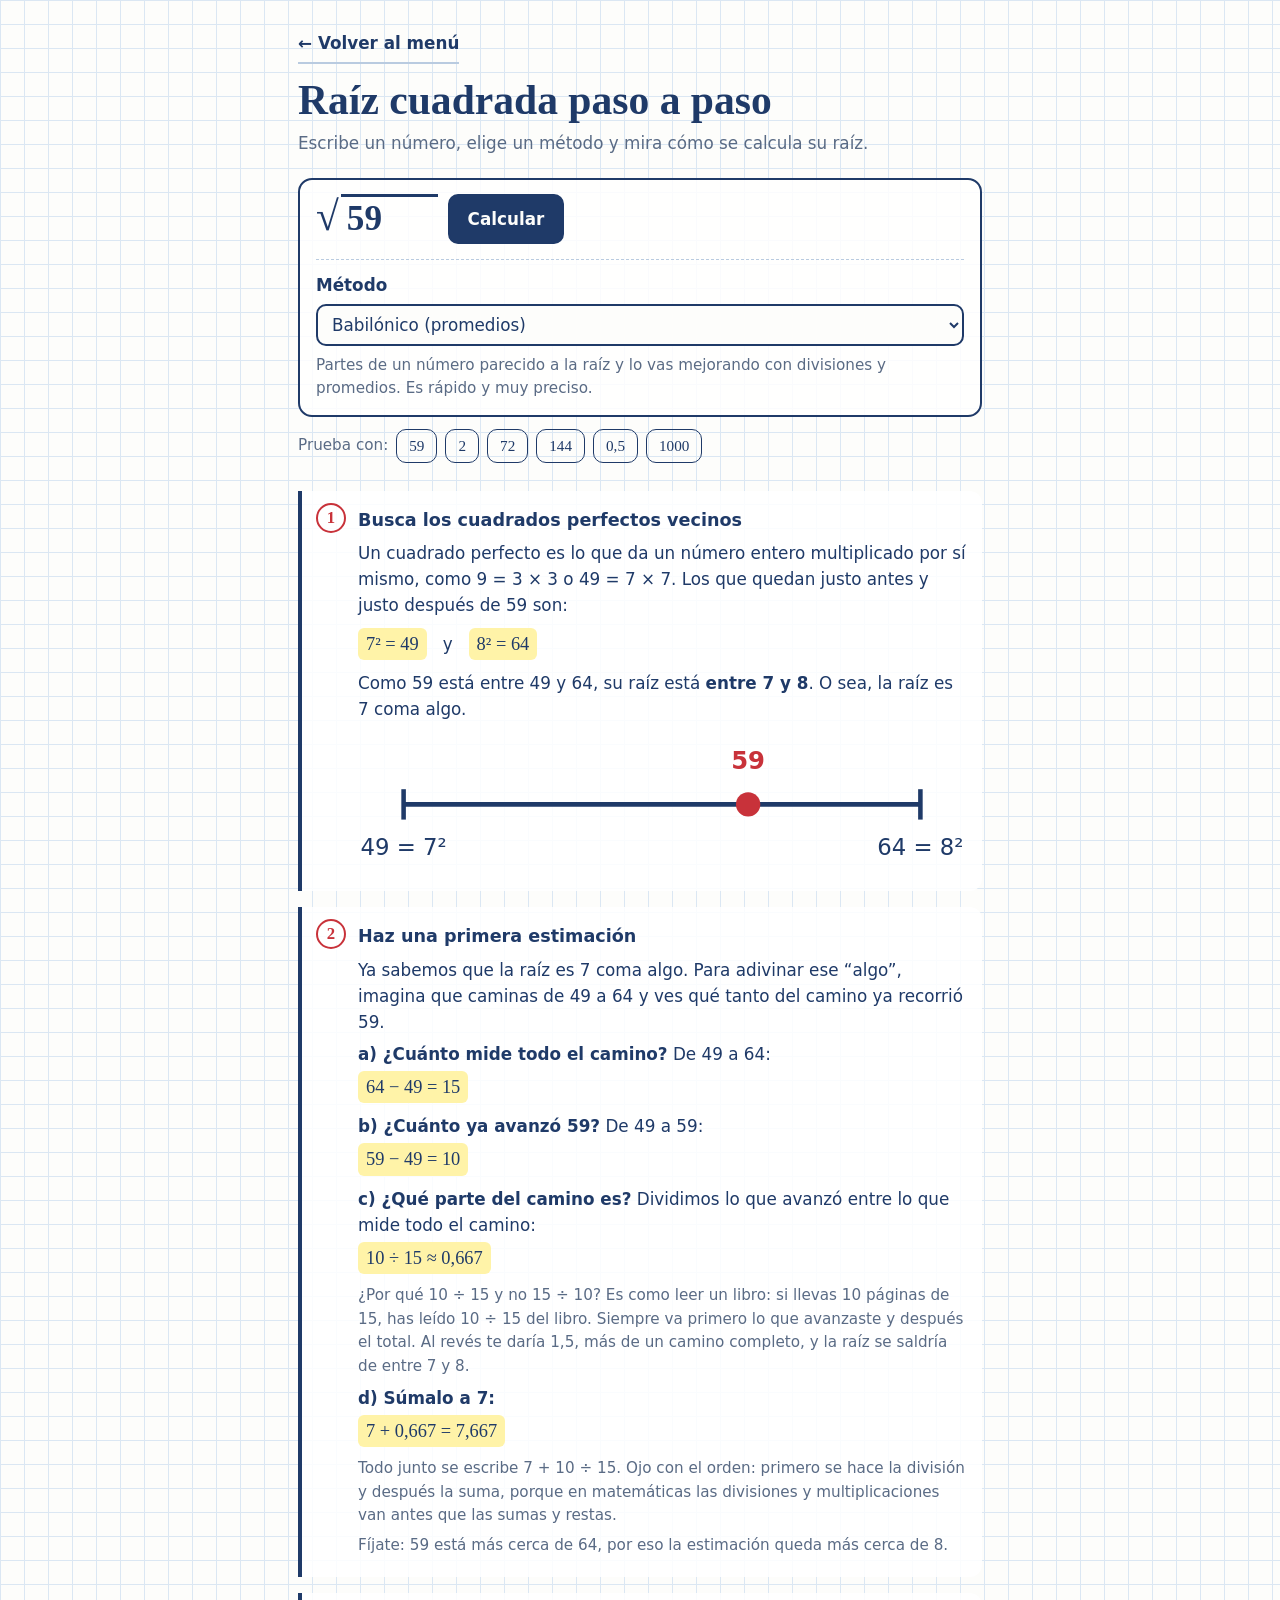
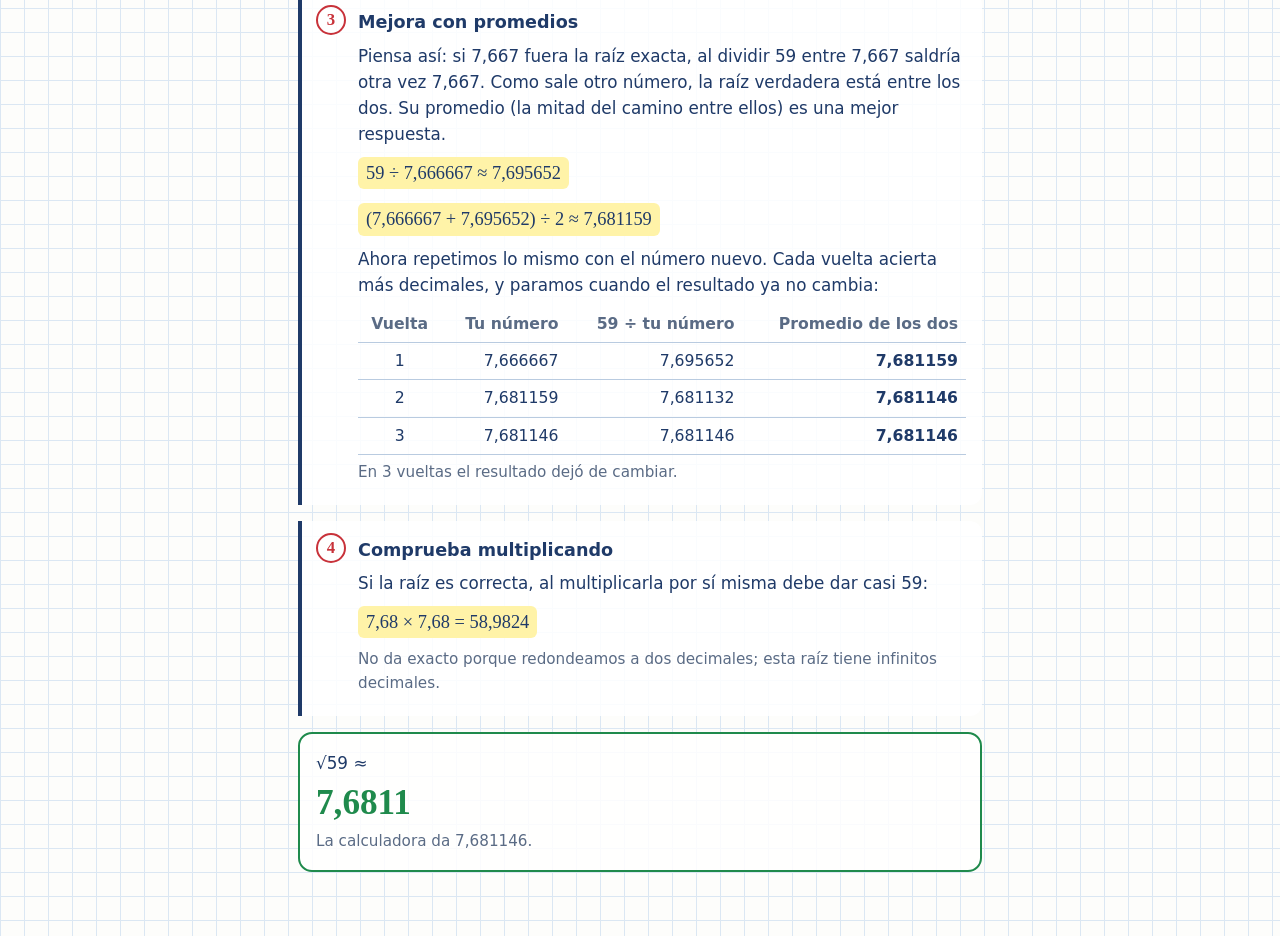
<file: aritmetica/raiz-cuadrada.html>
<!DOCTYPE html>
<html lang="es">
<head>
<meta charset="utf-8">
<meta name="viewport" content="width=device-width, initial-scale=1, viewport-fit=cover">
<title>Raíz cuadrada paso a paso</title>
<link rel="stylesheet" href="../css/tema.css">
<link rel="stylesheet" href="../css/estilos.css">
</head>
<body class="pagina-raiz">
<main>
  <a class="volver" href="../index.html">← Volver al menú</a>
  <h1>Raíz cuadrada paso a paso</h1>
  <p class="sub">Escribe un número, elige un método y mira cómo se calcula su raíz.</p>

  <div class="panel">
    <div class="entrada">
      <label class="radical" for="num" aria-label="Número"><span class="sym" aria-hidden="true">√</span><input id="num" inputmode="decimal" value="59" autocomplete="off"></label>
      <button id="calc">Calcular</button>
    </div>
    <div class="metodo">
      <label for="metodo">Método</label>
      <select id="metodo">
        <option value="babilonico" selected>Babilónico (promedios)</option>
        <option value="tanteo">Tanteo por mitades</option>
        <option value="impares">Restas de números impares</option>
        <option value="tradicional">Método tradicional a mano (la casita)</option>
        <option value="factorizacion">Factorización en primos</option>
        <option value="aproximacion">Fórmula rápida (cuadrado más cercano)</option>
        <option value="geometrico">Con regla y compás (geometría)</option>
      </select>
      <p class="desc" id="desc"></p>
    </div>
  </div>
  <div class="ejemplos">Prueba con:
    <button data-v="59">59</button><button data-v="2">2</button><button data-v="72">72</button><button data-v="144">144</button><button data-v="0,5">0,5</button><button data-v="1000">1000</button>
  </div>

  <div id="salida" aria-live="polite"></div>
</main>

<script>
(function(){
  const $ = s => document.querySelector(s);
  const fmt = (x, d=4) => Number(x).toLocaleString('es-ES', {maximumFractionDigits:d, useGrouping:false});

  const DESC = {
    babilonico: 'Partes de un número parecido a la raíz y lo vas mejorando con divisiones y promedios. Es rápido y muy preciso.',
    tanteo: 'Pruebas el número que está a la mitad del camino, ves si se pasa o no llega, y repites. Solo necesitas saber multiplicar.',
    impares: 'Le restas 1, 3, 5, 7… al número hasta que ya no se pueda. Contar las restas te da la raíz sin decimales.',
    tradicional: 'El método que se hacía con lápiz y papel antes de las calculadoras. Saca la raíz cifra por cifra, parecido a una división.',
    factorizacion: 'Separas el número en multiplicaciones de números primos. Sirve para raíces exactas o para simplificarlas, como √72 = 6√2.',
    aproximacion: 'Una fórmula para calcular de cabeza usando el cuadrado perfecto más cercano.',
    geometrico: 'Dibujas media circunferencia con regla y compás, y una línea dentro de ella mide justo la raíz.'
  };

  // ---------- piezas comunes ----------
  function paso(titulo, cuerpo, clase=''){
    return `<li${clase ? ` class="${clase}"` : ''}><h2>${titulo}</h2>${cuerpo}</li>`;
  }
  function resultado(n, valor, simbolo, extra=''){
    return `<div class="resultado"><div>√${fmt(n)} ${simbolo}</div><div class="grande">${valor}</div>
      ${extra}<div class="pista">La calculadora da ${fmt(Math.sqrt(n),6)}.</div></div>`;
  }
  function esPerfecto(n){
    const a = Math.round(Math.sqrt(n));
    return a*a === n ? a : null;
  }
  function htmlPerfecto(n, a){
    return '<ol class="pasos">' + paso('¿Es un cuadrado perfecto?',
      `<p>Buscamos un número que multiplicado por sí mismo dé ${fmt(n)}:</p>
       <p><span class="cuenta">${a} × ${a} = ${fmt(n)}</span></p>
       <p>¡Sí! ${fmt(n)} es un cuadrado perfecto, así que su raíz es exacta.</p>`) +
      '</ol>' + resultado(n, a, '=');
  }
  function recta(n, a){
    const b = a + 1, a2 = a*a, b2 = b*b;
    const t = (n - a2) / (b2 - a2);
    const x0 = 30, x1 = 370, px = x0 + t*(x1-x0);
    return `<div class="dibujo"><svg viewBox="0 0 400 90" role="img" aria-label="${fmt(n)} está entre ${a2} y ${b2}">
      <line x1="${x0}" y1="45" x2="${x1}" y2="45" stroke="currentColor" stroke-width="3"/>
      <line x1="${x0}" y1="35" x2="${x0}" y2="55" stroke="currentColor" stroke-width="3"/>
      <line x1="${x1}" y1="35" x2="${x1}" y2="55" stroke="currentColor" stroke-width="3"/>
      <text x="${x0}" y="78" text-anchor="middle" fill="currentColor" font-size="15">${a2} = ${a}²</text>
      <text x="${x1}" y="78" text-anchor="middle" fill="currentColor" font-size="15">${b2} = ${b}²</text>
      <circle cx="${px}" cy="45" r="8" class="r-relleno"/>
      <text x="${px}" y="22" text-anchor="middle" class="r-relleno" font-size="16" font-weight="700">${fmt(n)}</text>
    </svg></div>`;
  }
  function pasoVecinos(n){
    const a = Math.floor(Math.sqrt(n) + 1e-12), b = a+1;
    return paso('Busca los cuadrados perfectos vecinos',
      `<p>Un cuadrado perfecto es lo que da un número entero multiplicado por sí mismo, como 9 = 3 × 3 o 49 = 7 × 7. Los que quedan justo antes y justo después de ${fmt(n)} son:</p>
       <p><span class="cuenta">${a}² = ${a*a}</span> &nbsp; y &nbsp; <span class="cuenta">${b}² = ${b*b}</span></p>
       <p>Como ${fmt(n)} está entre ${a*a} y ${b*b}, su raíz está <strong>entre ${a} y ${b}</strong>. O sea, la raíz es ${a} coma algo.</p>${recta(n, a)}`);
  }
  function pasoComprobar(n, x){
    const r2 = Math.round(x*100)/100;
    return paso('Comprueba multiplicando',
      `<p>Si la raíz es correcta, al multiplicarla por sí misma debe dar casi ${fmt(n)}:</p>
       <p><span class="cuenta">${fmt(r2,2)} × ${fmt(r2,2)} = ${fmt(r2*r2,4)}</span></p>
       <p class="pista">No da exacto porque redondeamos a dos decimales; esta raíz tiene infinitos decimales.</p>`);
  }

  // ---------- métodos ----------
  function babilonico(n){
    const p = esPerfecto(n); if (p !== null) return htmlPerfecto(n, p);
    const a = Math.floor(Math.sqrt(n)), a2 = a*a, b2 = (a+1)*(a+1);
    const dist = n - a2, tramo = b2 - a2, est = a + dist / tramo;
    const cerca = (n - a2) < (b2 - n) ? a : a+1;
    let h = '<ol class="pasos">' + pasoVecinos(n);
    h += paso('Haz una primera estimación',
      `<p>Ya sabemos que la raíz es ${a} coma algo. Para adivinar ese “algo”, imagina que caminas de ${a2} a ${b2} y ves qué tanto del camino ya recorrió ${fmt(n)}.</p>
       <p><strong>a) ¿Cuánto mide todo el camino?</strong> De ${a2} a ${b2}:<br><span class="cuenta">${b2} − ${a2} = ${tramo}</span></p>
       <p><strong>b) ¿Cuánto ya avanzó ${fmt(n)}?</strong> De ${a2} a ${fmt(n)}:<br><span class="cuenta">${fmt(n)} − ${a2} = ${fmt(dist)}</span></p>
       <p><strong>c) ¿Qué parte del camino es?</strong> Dividimos lo que avanzó entre lo que mide todo el camino:<br><span class="cuenta">${fmt(dist)} ÷ ${tramo} ≈ ${fmt(Math.round(dist/tramo*1000)/1000,3)}</span></p>
       <p class="pista">¿Por qué ${fmt(dist)} ÷ ${tramo} y no ${tramo} ÷ ${fmt(dist)}? Es como leer un libro: si llevas ${fmt(dist)} páginas de ${tramo}, has leído ${fmt(dist)} ÷ ${tramo} del libro. Siempre va primero lo que avanzaste y después el total. Al revés te daría ${fmt(tramo/dist,2)}, más de un camino completo, y la raíz se saldría de entre ${a} y ${a+1}.</p>
       <p><strong>d) Súmalo a ${a}:</strong><br><span class="cuenta">${a} + ${fmt(Math.round(dist/tramo*1000)/1000,3)} = ${fmt(a + Math.round(dist/tramo*1000)/1000,3)}</span></p>
       <p class="pista">Todo junto se escribe ${a} + ${fmt(dist)} ÷ ${tramo}. Ojo con el orden: primero se hace la división y después la suma, porque en matemáticas las divisiones y multiplicaciones van antes que las sumas y restas.</p>
       <p class="pista">Fíjate: ${fmt(n)} está más cerca de ${cerca*cerca}, por eso la estimación queda más cerca de ${cerca}.</p>`);
    let x = est, filas = '', it = 0, prev;
    do {
      prev = x; const q = n / x, nx = (x + q) / 2; it++;
      filas += `<tr><td>${it}</td><td>${fmt(x,6)}</td><td>${fmt(q,6)}</td><td><strong>${fmt(nx,6)}</strong></td></tr>`;
      x = nx;
    } while (Math.abs(x - prev) > 1e-7 * Math.max(1, x) && it < 8);
    const q1 = n / est, x1 = (est + q1)/2;
    h += paso('Mejora con promedios',
      `<p>Piensa así: si ${fmt(est,3)} fuera la raíz exacta, al dividir ${fmt(n)} entre ${fmt(est,3)} saldría otra vez ${fmt(est,3)}. Como sale otro número, la raíz verdadera está entre los dos. Su promedio (la mitad del camino entre ellos) es una mejor respuesta.</p>
       <p><span class="cuenta">${fmt(n)} ÷ ${fmt(est,6)} ≈ ${fmt(q1,6)}</span></p>
       <p><span class="cuenta">(${fmt(est,6)} + ${fmt(q1,6)}) ÷ 2 ≈ ${fmt(x1,6)}</span></p>
       <p>Ahora repetimos lo mismo con el número nuevo. Cada vuelta acierta más decimales, y paramos cuando el resultado ya no cambia:</p>
       <div class="tabla"><table><thead><tr><th>Vuelta</th><th>Tu número</th><th>${fmt(n)} ÷ tu número</th><th>Promedio de los dos</th></tr></thead>
       <tbody>${filas}</tbody></table></div>
       <p class="pista">${it === 1 ? 'Con una sola vuelta ya es muy preciso.' : `En ${it} vueltas el resultado dejó de cambiar.`}</p>`);
    h += pasoComprobar(n, x) + '</ol>';
    return h + resultado(n, fmt(x,4), '≈');
  }

  function tanteo(n){
    const p = esPerfecto(n); if (p !== null) return htmlPerfecto(n, p);
    let lo = Math.floor(Math.sqrt(n)), hi = lo + 1;
    let h = '<ol class="pasos">' + pasoVecinos(n);
    const m0 = (lo+hi)/2;
    h += paso('Prueba el punto medio',
      `<p>Probamos el número que está justo a la mitad entre ${lo} y ${hi}, y lo multiplicamos por sí mismo:</p>
       <p><span class="cuenta">${fmt(m0)} × ${fmt(m0)} = ${fmt(m0*m0)}</span></p>
       <p>${m0*m0 > n ? `Se pasa de ${fmt(n)}, así que la raíz está entre ${lo} y ${fmt(m0)}.` : `No llega a ${fmt(n)}, así que la raíz está entre ${fmt(m0)} y ${hi}.`}
       Ya no hace falta buscar en la otra mitad.</p>`);
    let filas = '', it = 0;
    while (hi - lo > 0.005 && it < 12){
      it++;
      const m = (lo+hi)/2, m2 = m*m, grande = m2 > n;
      filas += `<tr><td>${it}</td><td>${fmt(lo,4)} y ${fmt(hi,4)}</td><td>${fmt(m,4)}</td><td>${fmt(m2,4)}</td><td class="izq">${grande ? 'se pasa' : 'no llega'}</td></tr>`;
      if (grande) hi = m; else lo = m;
    }
    const x = (lo+hi)/2;
    h += paso('Repite hasta acorralar la raíz',
      `<p>En cada vuelta probamos la mitad del nuevo tramo. Así, el espacio donde se esconde la raíz se hace cada vez más pequeño:</p>
       <div class="tabla"><table><thead><tr><th>Vuelta</th><th>Entre</th><th>Prueba</th><th>Su cuadrado</th><th>¿Qué pasa?</th></tr></thead>
       <tbody>${filas}</tbody></table></div>
       <p>Ahora la raíz está entre ${fmt(lo,4)} y ${fmt(hi,4)}, así que con dos decimales es <strong>${fmt(Math.round(x*100)/100,2)}</strong>.</p>
       <p class="pista">Es como el juego de adivinar un número cuando te dicen “más alto” o “más bajo”. Es más lento que el babilónico, pero solo necesitas multiplicar.</p>`);
    h += pasoComprobar(n, x) + '</ol>';
    return h + resultado(n, fmt(Math.round(x*100)/100,2), '≈');
  }

  function impares(n){
    let h = '<ol class="pasos">';
    h += paso('Observa el truco',
      `<p>Si sumas números impares seguidos, siempre obtienes un cuadrado perfecto:</p>
       <p><span class="cuenta">1 = 1²</span> &nbsp; <span class="cuenta">1 + 3 = 4 = 2²</span> &nbsp; <span class="cuenta">1 + 3 + 5 = 9 = 3²</span></p>
       <p>Por eso, si a un número le restas 1, 3, 5, 7… mientras se pueda, <strong>la cantidad de restas que hiciste es la raíz sin decimales</strong> (el número antes de la coma).</p>`);
    let resto = n, k = 0, impar = 1, filas = [];
    while (resto - impar >= -1e-9){
      const antes = resto; resto = +(resto - impar).toFixed(10); k++;
      filas.push(`<tr><td>${k}</td><td>${fmt(antes)} − ${impar}</td><td>${fmt(resto)}</td></tr>`);
      impar += 2;
    }
    let mostradas = filas;
    if (filas.length > 14) mostradas = [...filas.slice(0,5), `<tr class="salto"><td colspan="3">… ${filas.length - 8} restas más …</td></tr>`, ...filas.slice(-3)];
    mostradas.push(`<tr class="no"><td>—</td><td>${fmt(resto)} − ${impar}</td><td>ya no se puede</td></tr>`);
    h += paso('Resta impares hasta que no se pueda',
      `<div class="tabla"><table><thead><tr><th>Resta</th><th>Operación</th><th>Queda</th></tr></thead>
       <tbody>${mostradas.join('')}</tbody></table></div>
       <p>Hicimos <strong>${k} restas</strong> y sobraron ${fmt(resto)}. Entonces √${fmt(n)} es <strong>${k}</strong>${resto < 1e-9 ? '' : ' coma algo'}.</p>`);
    if (resto < 1e-9){
      h += '</ol>';
      return h + resultado(n, k, '=', `<div class="pista">No sobró nada: ${fmt(n)} es un cuadrado perfecto.</div>`);
    }
    if (k === 0){
      h += paso('Limitación', `<p>Con números menores que 1 este método no da información útil. Prueba otro método de la lista.</p>`, 'aviso') + '</ol>';
      return h;
    }
    const est = k + resto / impar;
    h += paso('Estima los decimales',
      `<p>Sobraron ${fmt(resto)}, pero para hacer una resta más necesitábamos ${impar}. Es decir, llevamos ${fmt(resto)} de ${impar} del camino hacia ${k+1}. Esa fracción nos da los decimales:</p>
       <p><strong>Primero divide</strong> lo que sobró entre lo que necesitábamos:<br><span class="cuenta">${fmt(resto)} ÷ ${impar} ≈ ${fmt(Math.round(resto/impar*1000)/1000,3)}</span></p>
       <p><strong>Después súmalo</strong> a ${k}:<br><span class="cuenta">${k} + ${fmt(Math.round(resto/impar*1000)/1000,3)} = ${fmt(k + Math.round(resto/impar*1000)/1000,3)}</span></p>
       <p class="pista">Va ${fmt(resto)} ÷ ${impar} y no al revés porque lo que sobró es solo una parte de lo que necesitábamos: el resultado tiene que salir menor que 1.</p>
       <p class="pista">Los decimales son solo una aproximación; el número antes de la coma sí es exacto.</p>`);
    h += pasoComprobar(n, est) + '</ol>';
    return h + resultado(n, fmt(Math.round(est*100)/100,2), '≈');
  }

  function tradicional(n, raw){
    let s = /^\d*\.?\d*$/.test(raw) && raw !== '.' ? raw : n.toFixed(6);
    let [ip, dp=''] = s.split('.');
    ip = (ip || '0').replace(/^0+(?=\d)/, '');
    const recortado = dp.replace(/0+$/,'').length > 6;
    if (ip.length % 2) ip = '0' + ip;
    const gEnt = ip.match(/../g);
    const gDec = (dp + '000000').slice(0,6).match(/../g);
    const grupos = [...gEnt, ...gDec];
    const verGrupo = (g, i) => i === 0 ? String(Number(g)) : g;

    let r = 0n, p = 0n, filas = [];
    grupos.forEach((g, i) => {
      const c = r*100n + BigInt(g);
      let d = 0n; while ((20n*p + d + 1n)*(d + 1n) <= c) d++;
      const prod = (20n*p + d)*d;
      filas.push({i, g, c, p, d, prod, resto: c - prod});
      r = c - prod; p = p*10n + d;
    });
    const dig = p.toString().padStart(grupos.length, '0');
    const parteEnt = String(Number(dig.slice(0, gEnt.length)));
    const decRaiz = dig.slice(gEnt.length);
    const raiz = (r === 0n && /^0*$/.test(decRaiz)) ? parteEnt : parteEnt + ',' + decRaiz;

    let h = '<ol class="pasos">';
    h += paso('Separa el número en grupos de dos cifras',
      `<p>Empezando en la coma y yendo hacia la izquierda, separamos las cifras de dos en dos. Después de la coma agregamos parejas de ceros: cada pareja nos dará un decimal (aquí ponemos 3 parejas para 3 decimales):</p>
       <p><span class="cuenta">${gEnt.map(verGrupo).join(' ')} , ${gDec.join(' ')}</span></p>
       <p class="pista">¿Por qué de dos en dos? Al multiplicar un número por sí mismo, el resultado tiene más o menos el doble de cifras. Por eso cada grupo de dos cifras da una cifra de la raíz.${recortado ? ' Usamos solo los primeros 6 decimales del número.' : ''}</p>`);
    const f0 = filas[0];
    h += paso('Encuentra la primera cifra',
      `<p>Buscamos el número más grande que, multiplicado por sí mismo, no se pase de ${verGrupo(f0.g,0)} (el primer grupo):</p>
       <p><span class="cuenta">${f0.d} × ${f0.d} = ${f0.prod}</span> &nbsp; ${f0.d+1n} × ${f0.d+1n} = ${(f0.d+1n)*(f0.d+1n)} ya se pasa</p>
       <p>La primera cifra de la raíz es <strong>${f0.d}</strong>. Ahora restamos para ver cuánto sobra: ${f0.c} − ${f0.prod} = ${f0.resto}.</p>`);
    const f1 = filas[1];
    const etq = (p, d) => p === 0n ? `${d}` : `${2n*p}${d}`;
    h += paso('Baja el siguiente grupo y duplica',
      `<p>A la derecha de lo que sobró (${f0.resto}) escribimos el siguiente grupo (${f1.g}). Ahora trabajamos con <strong>${f1.c}</strong>.</p>
       <p>Multiplicamos por 2 lo que llevamos de raíz: 2 × ${f1.p} = ${2n*f1.p}. Ahora buscamos una cifra ▢ para completar esta multiplicación sin pasarnos de ${f1.c}:</p>
       <p><span class="cuenta">${2n*f1.p}▢ × ▢</span></p>
       <p class="pista">La misma cifra va en los dos cuadritos. Probamos cifras hasta encontrar la más grande que no se pase:</p>
       <p><span class="cuenta">${etq(f1.p,f1.d)} × ${f1.d} = ${f1.prod}</span> &nbsp; ${f1.d < 9n ? `${etq(f1.p,f1.d+1n)} × ${f1.d+1n} = ${(20n*f1.p+f1.d+1n)*(f1.d+1n)} ya se pasa` : ''}</p>
       <p>La siguiente cifra de la raíz es <strong>${f1.d}</strong>. Restamos: ${f1.c} − ${f1.prod} = ${f1.resto}.</p>`);
    const filasHtml = filas.map((f, i) => {
      const dec = i === gEnt.length ? ' (empiezan los decimales)' : '';
      return `<tr><td>${i+1}</td><td>${f.c}</td><td>${i === 0 ? '—' : (2n*f.p).toString()}</td><td>${etq(f.p,f.d)} × ${f.d} = ${f.prod}</td><td>${f.resto}</td><td class="izq"><strong>${f.d}</strong>${dec}</td></tr>`;
    }).join('');
    h += paso('Repite con cada grupo',
      `<p>Repetimos los mismos pasos con cada grupo: bajar el grupo, multiplicar por 2 la raíz que llevamos y buscar la cifra ▢. Cuando empezamos con los grupos de después de la coma, también ponemos la coma en la raíz.</p>
       <div class="tabla"><table><thead><tr><th>Vuelta</th><th>Trabajas con</th><th>Doble de la raíz</th><th>Prueba</th><th>Sobra</th><th>Cifra</th></tr></thead>
       <tbody>${filasHtml}</tbody></table></div>
       <p>Juntando las cifras: <strong>${raiz}</strong>.</p>
       <p class="pista">Este método cuesta un poco al principio. Ayuda mucho seguirlo con lápiz y papel, renglón por renglón.</p>`);
    h += '</ol>';
    const exacta = r === 0n && !recortado;
    return h + resultado(n, raiz, exacta ? '=' : '≈',
      exacta ? '<div class="pista">No sobró nada: la raíz es exacta.</div>' : '<div class="pista">Estos decimales son correctos, sin redondear. Si agregas más parejas de ceros, obtienes más decimales.</div>');
  }

  function factorizacion(n){
    if (!Number.isInteger(n)){
      return '<ol class="pasos">' + paso('Este método es para números enteros',
        `<p>${fmt(n)} tiene decimales, y la factorización en primos solo funciona con números enteros. Elige otro método de la lista.</p>`, 'aviso') + '</ol>';
    }
    if (n < 2) return htmlPerfecto(n, n);
    let m = n, filas = '', factores = [], d = 2;
    while (m > 1 && d*d <= m){
      while (m % d === 0){ filas += `<tr><td>${m}</td><td>${d}</td></tr>`; factores.push(d); m /= d; }
      d += d === 2 ? 1 : 2;
    }
    if (m > 1){ filas += `<tr><td>${m}</td><td>${m}</td></tr>`; factores.push(m); }
    filas += `<tr><td>1</td><td></td></tr>`;

    let h = '<ol class="pasos">';
    h += paso('Descompón en factores primos',
      `<p>Un número primo solo se puede dividir exacto entre 1 y entre sí mismo: 2, 3, 5, 7, 11, 13… Dividimos ${n} entre el primo más pequeño que se pueda, y repetimos con el resultado hasta llegar a 1:</p>
       <div class="tabla"><table class="angosta"><thead><tr><th>Número</th><th>Entre</th></tr></thead><tbody>${filas}</tbody></table></div>
       <p><span class="cuenta">${n} = ${factores.join(' × ')}</span></p>`);

    if (factores.length === 1){
      h += paso('¿Se puede simplificar?',
        `<p>${n} es un número primo: solo se divide entre 1 y entre sí mismo. No hay parejas de factores, así que √${n} no se puede simplificar.</p>
         <p class="pista">Para saber cuánto vale, usa otro método de la lista, por ejemplo el babilónico.</p>`, 'aviso') + '</ol>';
      return h + resultado(n, '√' + n, '=', `<div class="pista">Su valor aproximado es ${fmt(Math.sqrt(n),4)}.</div>`);
    }
    const cuenta = {}; factores.forEach(f => cuenta[f] = (cuenta[f]||0) + 1);
    let fuera = 1, dentro = 1, parejas = [], solos = [];
    Object.keys(cuenta).map(Number).forEach(f => {
      const e = cuenta[f];
      for (let i = 0; i < Math.floor(e/2); i++){ parejas.push(`(${f} × ${f})`); fuera *= f; }
      if (e % 2){ solos.push(f); dentro *= f; }
    });
    const agrupado = [...parejas, ...solos].join(' × ');
    const salen = Object.keys(cuenta).map(Number).flatMap(f => Array(Math.floor(cuenta[f]/2)).fill(f));
    h += paso('Agrupa los factores en parejas',
      `<p>Buscamos parejas de números iguales. Cada pareja <strong>sale de la raíz como un solo número</strong>, porque, por ejemplo, √(3 × 3) = √9 = 3. Los que no tienen pareja se quedan dentro:</p>
       <p><span class="cuenta">√${n} = √(${agrupado})</span></p>
       <p>${parejas.length ? `Salen: ${salen.join(' × ')} = ${fuera}.` : 'No hay parejas, así que nada sale de la raíz.'}
       ${solos.length ? `Se quedan dentro sin pareja: ${solos.join(' × ')} = ${dentro}.` : 'No queda nada dentro.'}</p>`);
    const valor = dentro === 1 ? String(fuera) : (fuera === 1 ? `√${dentro}` : `${fuera}√${dentro}`);
    h += '</ol>';
    return h + resultado(n, valor, '=',
      dentro === 1 ? '<div class="pista">Todas las parejas salieron: la raíz es exacta.</div>'
                   : `<div class="pista">Es la forma simplificada. Como número decimal vale aproximadamente ${fmt(Math.sqrt(n),4)}.</div>`);
  }

  function aproximacion(n){
    const p = esPerfecto(n); if (p !== null) return htmlPerfecto(n, p);
    const a = Math.floor(Math.sqrt(n)), b = a+1;
    let c = (n - a*a) <= (b*b - n) ? a : b;
    if (c === 0) c = 1;
    const dif = n - c*c, x = c + dif / (2*c);
    let h = '<ol class="pasos">' + pasoVecinos(n);
    h += paso('Elige el cuadrado más cercano',
      `<p>${fmt(n)} está más cerca de <strong>${c*c} = ${c}²</strong>${c === 1 && a === 0 ? ' (usamos 1 porque con 0 no se puede dividir)' : ''}. La diferencia es:</p>
       <p><span class="cuenta">${fmt(n)} − ${c*c} = ${fmt(dif)}</span></p>${dif < 0 ? `<p class="pista">Sale negativa porque ${fmt(n)} es menor que ${c*c}: la raíz será un poco menos que ${c}.</p>` : ''}`);
    h += paso('Aplica la fórmula',
      `<p>La fórmula es:</p>
       <p><span class="cuenta">raíz ≈ número cercano + diferencia ÷ (2 × número cercano)</span></p>
       <p>Con nuestros números:</p>
       <p><strong>Primero la división:</strong> la diferencia entre el doble de ${c}.<br><span class="cuenta">${fmt(dif)} ÷ ${2*c} = ${fmt(dif/(2*c),4)}</span></p>
       <p><strong>Después la suma:</strong><br><span class="cuenta">${c} ${dif < 0 ? '−' : '+'} ${fmt(Math.abs(dif/(2*c)),4)} ≈ ${fmt(x,4)}</span></p>
       <p class="pista">Primero se divide y después se suma, porque las divisiones van antes que las sumas.</p>
       <p class="pista">¿Por qué funciona? Si a ${c} le sumas o le quitas un poquito y lo multiplicas por sí mismo, el resultado cambia más o menos ${2*c} veces ese poquito (el doble de ${c}). Por eso, para saber cuánto mover el ${c}, dividimos la diferencia entre ${2*c}.</p>`);
    h += pasoComprobar(n, x);
    const err = Math.abs(x - Math.sqrt(n));
    h += paso('¿Qué tan buena es?',
      `<p>Comparado con la calculadora, nos equivocamos por solo ${fmt(err,4)}.</p>
       <p class="pista">Funciona mejor cuanto más cerca está el número de un cuadrado perfecto. Si repites la fórmula usando el resultado como nuevo número cercano, estás haciendo el método babilónico.</p>`);
    h += '</ol>';
    return h + resultado(n, fmt(x,4), '≈');
  }

  function geometrico(n){
    const W = 340, x0 = 30, s = W/(n+1), R = W/2, y = R + 30;
    const A = x0, C = x0 + n*s, B = x0 + W, hpx = Math.sqrt(n)*s, xc = x0 + R;
    const svg = `<div class="dibujo"><svg viewBox="0 0 400 ${y+40}" role="img" aria-label="Semicircunferencia con la altura que mide la raíz de ${fmt(n)}">
      <path d="M ${A} ${y} A ${R} ${R} 0 0 1 ${B} ${y}" fill="none" stroke="currentColor" stroke-width="2" stroke-dasharray="5 4"/>
      <line x1="${A}" y1="${y}" x2="${B}" y2="${y}" stroke="currentColor" stroke-width="3"/>
      <line x1="${C}" y1="${y}" x2="${C}" y2="${y-hpx}" class="r-linea" stroke-width="4"/>
      <circle cx="${xc}" cy="${y}" r="3" fill="currentColor"/>
      <circle cx="${C}" cy="${y-hpx}" r="5" class="r-relleno"/>
      <text x="${A}" y="${y+22}" text-anchor="middle" fill="currentColor" font-size="15">A</text>
      <text x="${B - C < 22 ? C - 6 : C}" y="${y+22}" text-anchor="${B - C < 22 ? 'end' : 'middle'}" fill="currentColor" font-size="15">C</text>
      <text x="${B}" y="${y+22}" text-anchor="middle" fill="currentColor" font-size="15">B</text>
      <text x="${(A+C)/2}" y="${y+38}" text-anchor="middle" fill="currentColor" font-size="13">${fmt(n)}</text>
      <text x="${C-8}" y="${y-hpx/2}" text-anchor="end" class="r-relleno" font-size="15" font-weight="700">√${fmt(n)}</text>
    </svg></div>`;
    let h = '<ol class="pasos">';
    h += paso('Dibuja la base',
      `<p>Con la regla, dibuja una línea recta AC que mida ${fmt(n)} unidades (pueden ser centímetros o cuadritos). Sin cambiar de dirección, alárgala 1 unidad más hasta B. En total, AB mide ${fmt(n+1)}.</p>`);
    h += paso('Traza media circunferencia',
      `<p>Marca la mitad de AB. Pon ahí la punta del compás y ábrelo hasta A. Traza media circunferencia que vaya de A a B (su radio es ${fmt((n+1)/2)}).</p>`);
    h += paso('Sube una línea recta desde C',
      `<p>Desde el punto C, traza una línea recta hacia arriba que forme una esquina perfecta (ángulo de 90°) con AB. Detente donde toque la curva.</p>${svg}
       ${n > 60 ? '<p class="pista">Con números grandes el segmento de 1 unidad se ve muy pequeño, pero la idea es la misma.</p>' : ''}`);
    h += paso('Mide la línea roja',
      `<p>Esa línea roja mide exactamente √${fmt(n)}. ¿Por qué? Hay una regla de geometría (el teorema de la altura) que dice que, en este dibujo, la línea roja multiplicada por sí misma es igual a los dos pedazos de la base multiplicados:</p>
       <p><span class="cuenta">línea × línea = ${fmt(n)} × 1 = ${fmt(n)}</span></p>
       <p>Y el número que multiplicado por sí mismo da ${fmt(n)} es justamente √${fmt(n)}.</p>
       <p class="pista">Es un método exacto en teoría; en la práctica la precisión depende de qué tan bien midas con la regla.</p>`);
    h += '</ol>';
    return h + resultado(n, fmt(Math.sqrt(n),2), '≈', '<div class="pista">Es lo que medirías con una regla en un dibujo preciso.</div>');
  }

  const METODOS = {babilonico, tanteo, impares, tradicional, factorizacion, aproximacion, geometrico};

  function calcular(){
    const metodo = $('#metodo').value;
    $('#desc').textContent = DESC[metodo];
    const raw = $('#num').value.trim().replace(',', '.');
    const out = $('#salida');
    const n = Number(raw);
    if (raw === '' || !isFinite(n)){
      out.innerHTML = `<p class="error">Escribe un número, por ejemplo 59 o 2,5.</p>`; return;
    }
    if (n < 0){
      out.innerHTML = `<p class="error">Los números negativos no tienen raíz cuadrada real: ningún número multiplicado por sí mismo da un resultado negativo.</p>`; return;
    }
    if (n > 1e12){
      out.innerHTML = `<p class="error">Usa un número menor que un billón para que los pasos se puedan seguir.</p>`; return;
    }
    out.innerHTML = METODOS[metodo](n, raw);
  }

  $('#calc').addEventListener('click', calcular);
  $('#metodo').addEventListener('change', calcular);
  $('#num').addEventListener('keydown', e => { if (e.key === 'Enter') calcular(); });
  document.querySelectorAll('.ejemplos button').forEach(btn =>
    btn.addEventListener('click', () => { $('#num').value = btn.dataset.v; calcular(); }));
  calcular();
})();
</script>
</body>
</html>
</file>
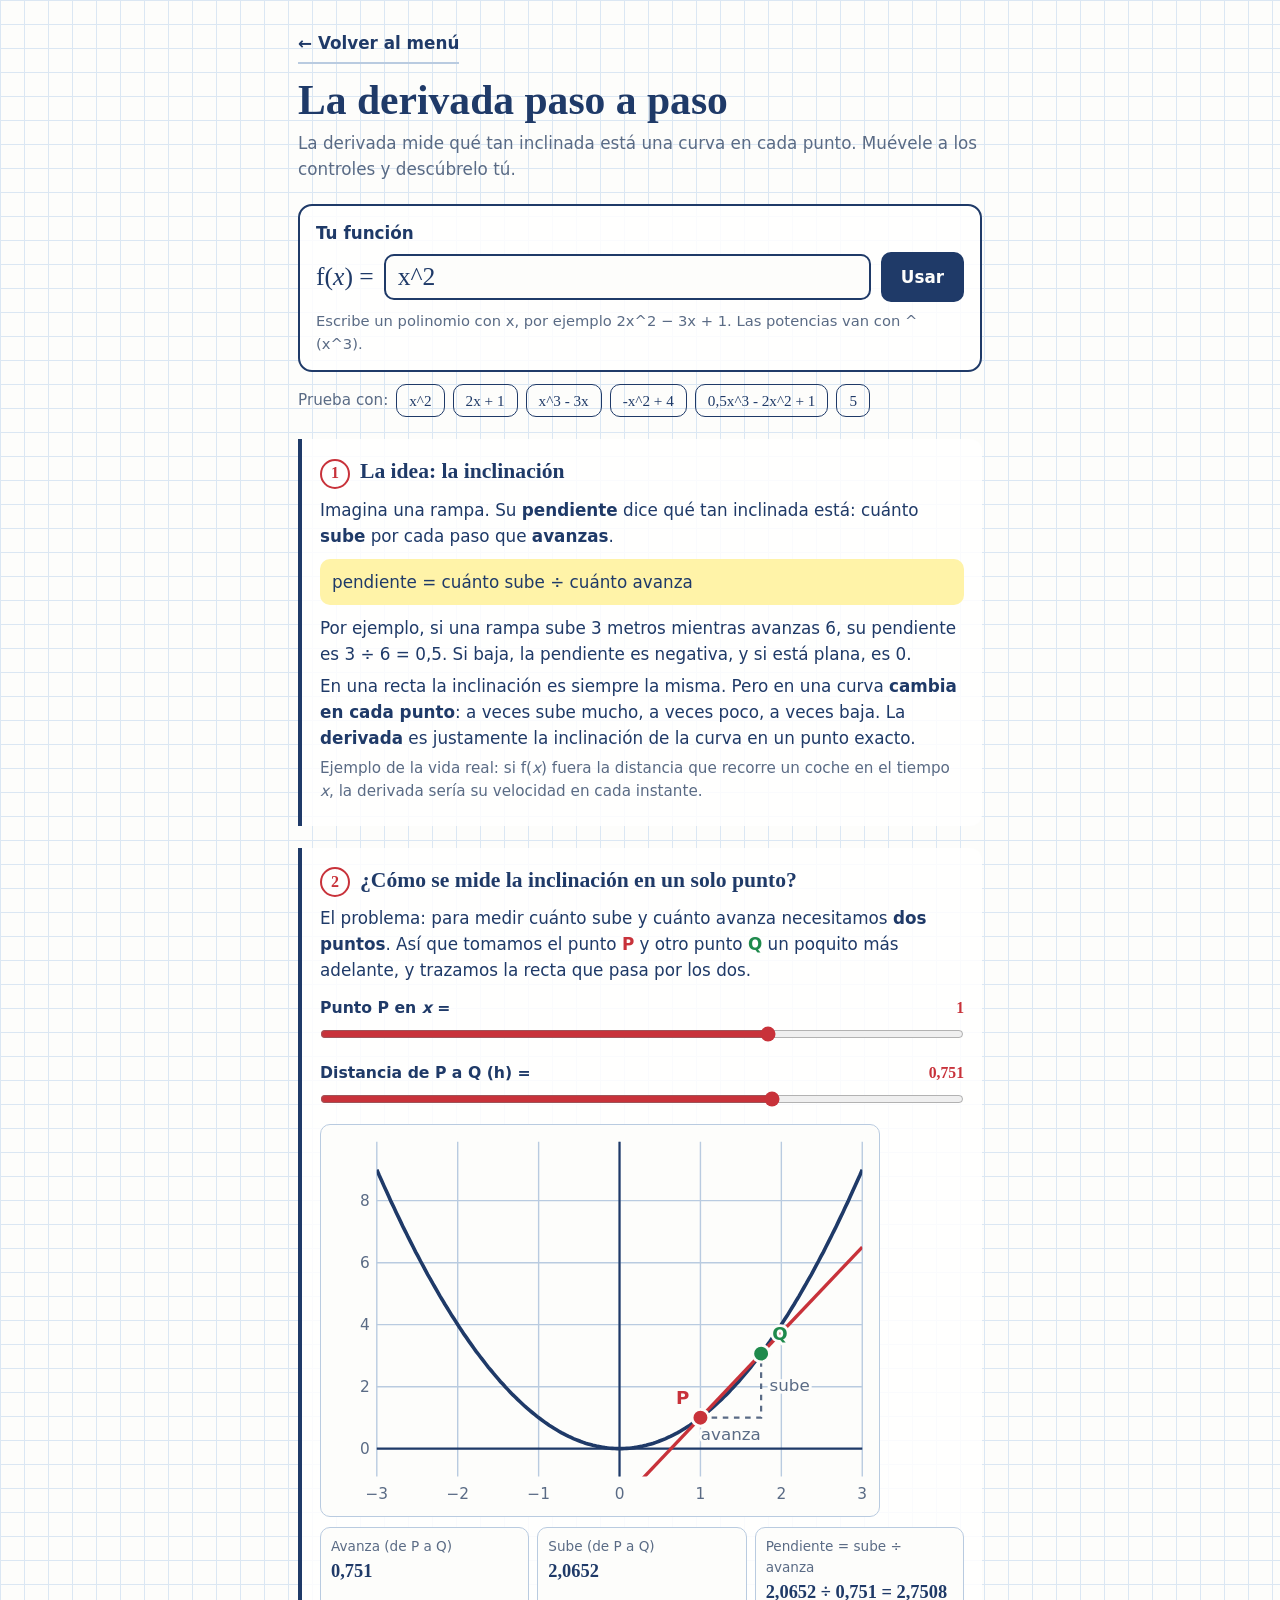
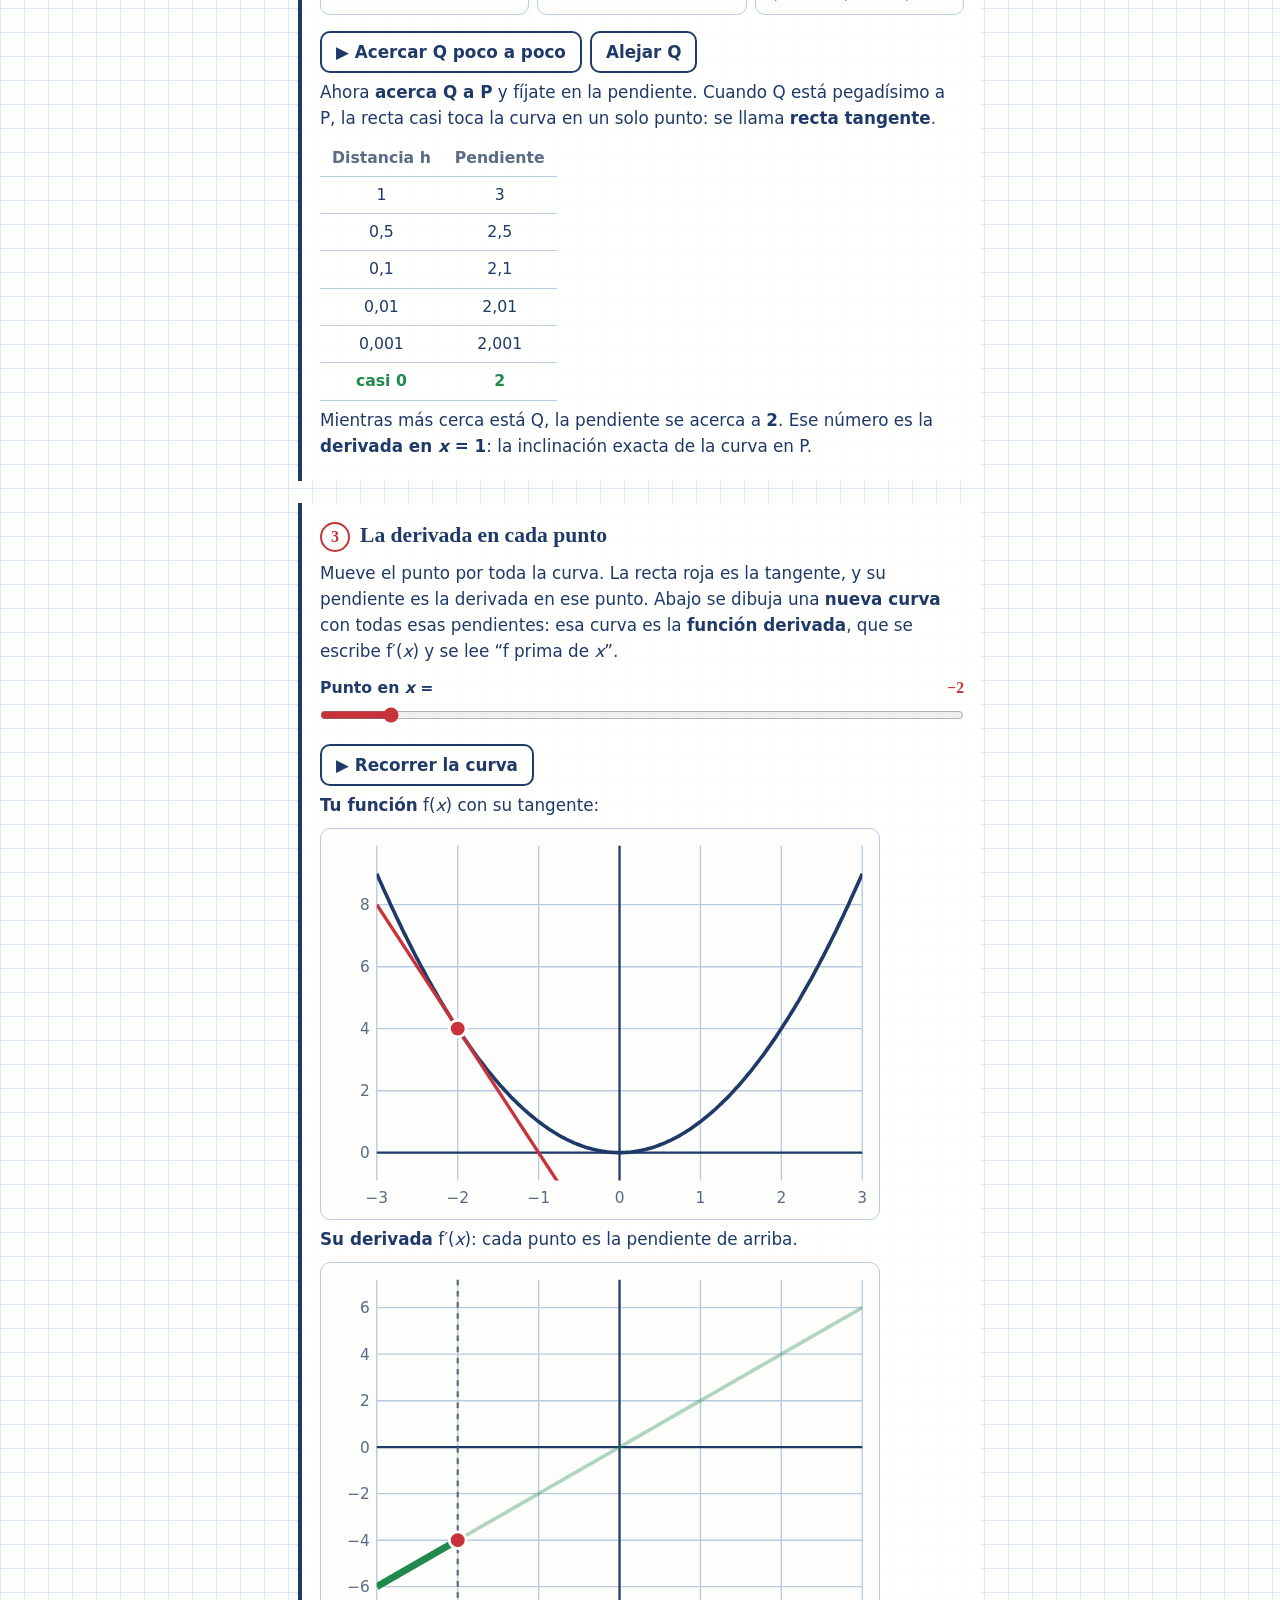
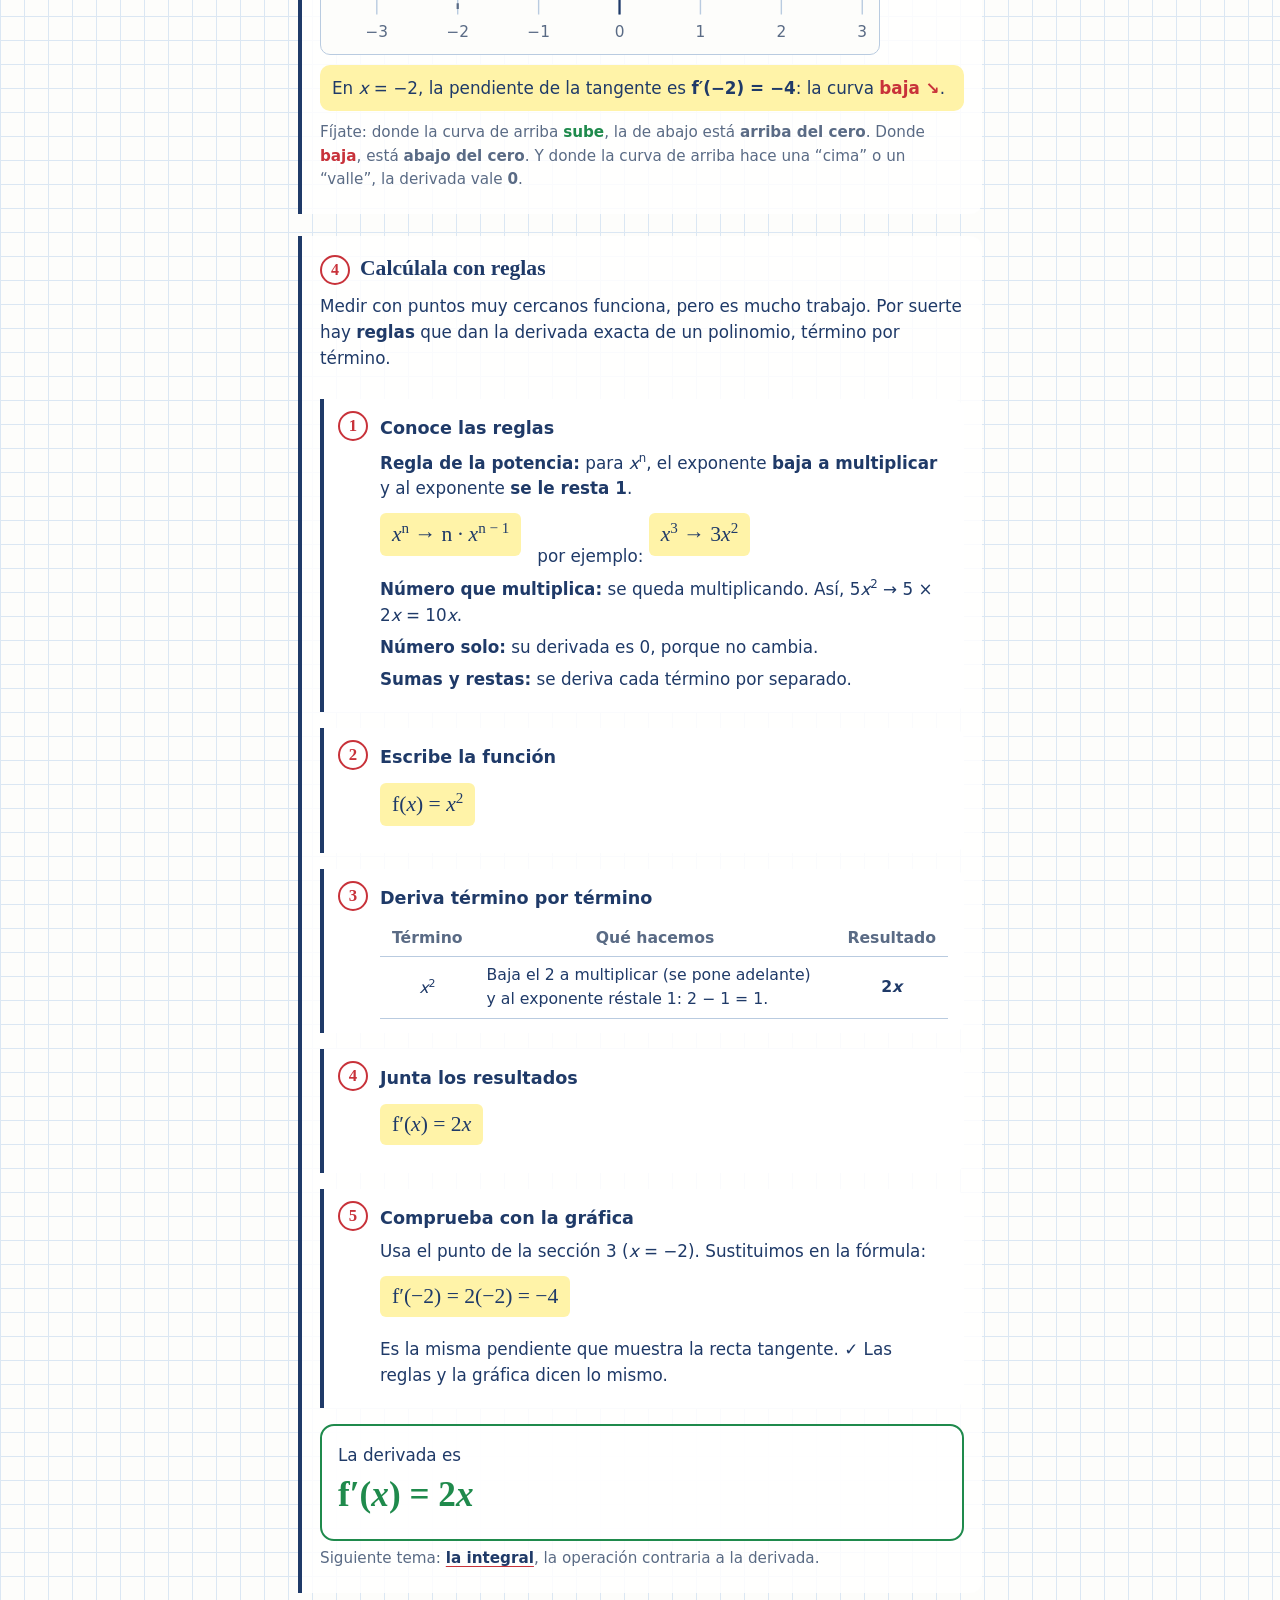
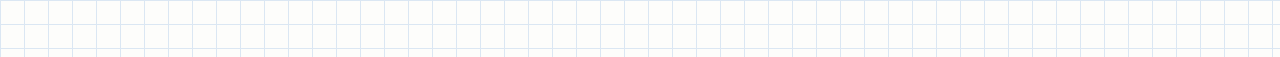
<file: calculo/derivadas.html>
<!DOCTYPE html>
<html lang="es">
<head>
<meta charset="utf-8">
<meta name="viewport" content="width=device-width, initial-scale=1, viewport-fit=cover">
<title>La derivada paso a paso</title>
<link rel="stylesheet" href="../css/tema.css">
<link rel="stylesheet" href="../css/estilos.css">
</head>
<body class="pagina-derivadas">
<main>
  <a class="volver" href="../index.html">← Volver al menú</a>
  <h1>La derivada paso a paso</h1>
  <p class="sub">La derivada mide qué tan inclinada está una curva en cada punto. Muévele a los controles y descúbrelo tú.</p>

  <div class="panel">
    <label for="fx">Tu función</label>
    <div class="entrada">
      <span class="etiqueta-f">f(<i>x</i>) =</span>
      <input id="fx" value="x^2" autocomplete="off" autocapitalize="off" spellcheck="false">
      <button id="usar">Usar</button>
    </div>
    <p class="ayuda">Escribe un polinomio con x, por ejemplo 2x^2 − 3x + 1. Las potencias van con ^ (x^3).</p>
    <p class="error" id="error" hidden></p>
  </div>
  <div class="ejemplos">Prueba con:
    <button>x^2</button><button>2x + 1</button><button>x^3 - 3x</button><button>-x^2 + 4</button><button>0,5x^3 - 2x^2 + 1</button><button>5</button>
  </div>

  <section class="seccion">
    <h2><span class="n">1</span>La idea: la inclinación</h2>
    <p>Imagina una rampa. Su <strong>pendiente</strong> dice qué tan inclinada está: cuánto <strong>sube</strong> por cada paso que <strong>avanzas</strong>.</p>
    <div class="destacado">pendiente = cuánto sube ÷ cuánto avanza</div>
    <p>Por ejemplo, si una rampa sube 3 metros mientras avanzas 6, su pendiente es 3 ÷ 6 = 0,5. Si baja, la pendiente es negativa, y si está plana, es 0.</p>
    <p>En una recta la inclinación es siempre la misma. Pero en una curva <strong>cambia en cada punto</strong>: a veces sube mucho, a veces poco, a veces baja. La <strong>derivada</strong> es justamente la inclinación de la curva en un punto exacto.</p>
    <p class="pista">Ejemplo de la vida real: si f(<i>x</i>) fuera la distancia que recorre un coche en el tiempo <i>x</i>, la derivada sería su velocidad en cada instante.</p>
  </section>

  <section class="seccion">
    <h2><span class="n">2</span>¿Cómo se mide la inclinación en un solo punto?</h2>
    <p>El problema: para medir cuánto sube y cuánto avanza necesitamos <strong>dos puntos</strong>. Así que tomamos el punto <strong class="texto-rojo">P</strong> y otro punto <strong class="texto-verde">Q</strong> un poquito más adelante, y trazamos la recta que pasa por los dos.</p>
    <div class="control">
      <label for="a1"><span>Punto P en <i>x</i> =</span> <output id="a1v"></output></label>
      <input type="range" id="a1" min="-2.5" max="2.5" step="0.05" value="1">
    </div>
    <div class="control">
      <label for="h1"><span>Distancia de P a Q (h) =</span> <output id="h1v"></output></label>
      <input type="range" id="h1" min="0" max="1000" step="1" value="707">
    </div>
    <div id="g1"></div>
    <div class="lecturas">
      <div><small>Avanza (de P a Q)</small><b id="dx"></b></div>
      <div><small id="dyt">Sube</small><b id="dy"></b></div>
      <div><small>Pendiente = sube ÷ avanza</small><b id="m"></b></div>
    </div>
    <div class="botones"><button id="acercar">▶ Acercar Q poco a poco</button><button id="alejar">Alejar Q</button></div>
    <p>Ahora <strong>acerca Q a P</strong> y fíjate en la pendiente. Cuando Q está pegadísimo a P, la recta casi toca la curva en un solo punto: se llama <strong>recta tangente</strong>.</p>
    <div class="tabla"><table><thead><tr><th>Distancia h</th><th>Pendiente</th></tr></thead><tbody id="tabla1"></tbody></table></div>
    <p id="concl1"></p>
  </section>

  <section class="seccion">
    <h2><span class="n">3</span>La derivada en cada punto</h2>
    <p>Mueve el punto por toda la curva. La recta roja es la tangente, y su pendiente es la derivada en ese punto. Abajo se dibuja una <strong>nueva curva</strong> con todas esas pendientes: esa curva es la <strong>función derivada</strong>, que se escribe f′(<i>x</i>) y se lee “f prima de <i>x</i>”.</p>
    <div class="control">
      <label for="a2"><span>Punto en <i>x</i> =</span> <output id="a2v"></output></label>
      <input type="range" id="a2" min="-2.5" max="2.5" step="0.05" value="-2">
    </div>
    <div class="botones"><button id="recorrer">▶ Recorrer la curva</button></div>
    <p><strong>Tu función</strong> f(<i>x</i>) con su tangente:</p>
    <div id="g2"></div>
    <p><strong>Su derivada</strong> f′(<i>x</i>): cada punto es la pendiente de arriba.</p>
    <div id="g3"></div>
    <div class="destacado" id="lectura3"></div>
    <p class="pista">Fíjate: donde la curva de arriba <span class="sube">sube</span>, la de abajo está <strong>arriba del cero</strong>. Donde <span class="baja">baja</span>, está <strong>abajo del cero</strong>. Y donde la curva de arriba hace una “cima” o un “valle”, la derivada vale <strong>0</strong>.</p>
  </section>

  <section class="seccion">
    <h2><span class="n">4</span>Calcúlala con reglas</h2>
    <p>Medir con puntos muy cercanos funciona, pero es mucho trabajo. Por suerte hay <strong>reglas</strong> que dan la derivada exacta de un polinomio, término por término.</p>
    <div id="reglas"></div>
  </section>
</main>

<script>
(function(){
  const $ = s => document.querySelector(s);

  // ---------- fracciones exactas ----------
  const gcd = (a, b) => { a = a < 0n ? -a : a; b = b < 0n ? -b : b; while (b) [a, b] = [b, a % b]; return a; };
  const absB = a => a < 0n ? -a : a;
  class Q {
    constructor(n, d = 1n){ if (d < 0n){ n = -n; d = -d; } const g = gcd(n, d) || 1n; this.n = n / g; this.d = d / g; }
    add(o){ return new Q(this.n*o.d + o.n*this.d, this.d*o.d); }
    sub(o){ return new Q(this.n*o.d - o.n*this.d, this.d*o.d); }
    mul(o){ return new Q(this.n*o.n, this.d*o.d); }
    div(o){ return new Q(this.n*o.d, this.d*o.n); }
    neg(){ return new Q(-this.n, this.d); }
    abs(){ return new Q(absB(this.n), this.d); }
    zero(){ return this.n === 0n; }
    one(){ return this.n === 1n && this.d === 1n; }
    num(){ return Number(this.n) / Number(this.d); }
  }
  const Q0 = new Q(0n), Q1 = new Q(1n), q = n => new Q(BigInt(n));
  const numQ = s => { const [i, f = ''] = s.split('.'); return new Q(BigInt((i || '0') + f), 10n ** BigInt(f.length)); };
  class Fallo extends Error {}
  const fallo = m => new Fallo(m);

  // ---------- polinomios hasta grado 6 ----------
  const G = 6;
  const cero = () => Array(G + 1).fill(Q0);
  const pAdd = (u, v) => u.map((c, i) => c.add(v[i]));
  const pSub = (u, v) => u.map((c, i) => c.sub(v[i]));
  const pNeg = u => u.map(c => c.neg());
  function pMul(u, v){
    const r = cero();
    for (let i = 0; i <= G; i++) for (let j = 0; j <= G; j++){
      if (u[i].zero() || v[j].zero()) continue;
      if (i + j > G) throw fallo('La potencia es muy grande. Usa polinomios hasta x^6.');
      r[i+j] = r[i+j].add(u[i].mul(v[j]));
    }
    return r;
  }
  function pDiv(u, v){
    if (v.some((c, i) => i > 0 && !c.zero())) throw fallo('Esta herramienta trabaja con polinomios: la x no puede estar dividiendo.');
    if (v[0].zero()) throw fallo('Hay una división entre cero.');
    return u.map(c => c.div(v[0]));
  }
  function tokens(s){
    s = s.replace(/[−–—]/g, '-').replace(/[×·]/g, '*').replace(/÷/g, '/').replace(/\s+/g, '');
    const t = []; let i = 0;
    while (i < s.length){
      const c = s[i];
      if (/[0-9.,]/.test(c)){
        let j = i; while (j < s.length && /[0-9.,]/.test(s[j])) j++;
        const raw = s.slice(i, j), v = raw.replace(',', '.');
        if (/[.,].*[.,]/.test(raw) || v === '.') throw fallo(`Revisa el número “${raw}”.`);
        t.push({t:'num', v:numQ(v)}); i = j; continue;
      }
      if (c === 'x' || c === 'X'){ t.push({t:'var'}); i++; continue; }
      if (/[a-zA-Z]/.test(c)) throw fallo('Usa la letra x como variable.');
      if (c === '²'){ t.push({t:'^'}, {t:'num', v:q(2)}); i++; continue; }
      if (c === '³'){ t.push({t:'^'}, {t:'num', v:q(3)}); i++; continue; }
      if ('+-*/()^'.includes(c)){ t.push({t:c}); i++; continue; }
      if (c === '=') throw fallo('Escribe solo la expresión, sin el signo =. Por ejemplo: x^2 + 1.');
      throw fallo(`No reconozco el símbolo “${c}”.`);
    }
    return t;
  }
  function leer(s){
    const t = tokens(s); let p = 0;
    if (!t.length) throw fallo('Escribe una función, por ejemplo x^2.');
    const ver = () => t[p], tomar = () => t[p++];
    function expr(){ let v = term(); while (ver() && (ver().t === '+' || ver().t === '-')){ const op = tomar().t, r = term(); v = op === '+' ? pAdd(v, r) : pSub(v, r); } return v; }
    function term(){ let v = un(); for (;;){ const k = ver(); if (!k) break;
      if (k.t === '*'){ tomar(); v = pMul(v, un()); } else if (k.t === '/'){ tomar(); v = pDiv(v, un()); }
      else if (k.t === 'num' || k.t === 'var' || k.t === '('){ v = pMul(v, un()); } else break; } return v; }
    function un(){ const k = ver(); if (k && k.t === '-'){ tomar(); return pNeg(un()); } if (k && k.t === '+'){ tomar(); return un(); } return pot(); }
    function pot(){ let v = prim(); while (ver() && ver().t === '^'){ tomar(); const e = tomar();
      if (!e || e.t !== 'num' || e.v.d !== 1n || e.v.n > 6n) throw fallo('Después de ^ escribe un número entero del 0 al 6, por ejemplo x^3.');
      let r = cero(); r[0] = Q1; for (let k = 0n; k < e.v.n; k++) r = pMul(r, v); v = r; } return v; }
    function prim(){ const k = tomar(); if (!k) throw fallo('A la función le falta algo al final.');
      if (k.t === 'num'){ const r = cero(); r[0] = k.v; return r; }
      if (k.t === 'var'){ const r = cero(); r[1] = Q1; return r; }
      if (k.t === '('){ const v = expr(); if (!ver() || ver().t !== ')') throw fallo('Falta cerrar un paréntesis.'); tomar(); return v; }
      throw fallo(`Hay un signo “${k.t}” fuera de lugar.`); }
    const v = expr();
    if (p < t.length) throw fallo('Revisa cómo está escrita la función.');
    return v;
  }

  // ---------- formato ----------
  const qHTML = v => v.d === 1n ? absB(v.n).toString() : `<span class="frac"><span>${absB(v.n)}</span><span>${v.d}</span></span>`;
  const xp = k => k === 0 ? '' : k === 1 ? '<i>x</i>' : `<i>x</i><sup>${k}</sup>`;
  function termino(c, k, primero){
    const neg = c.n < 0n, ab = c.abs();
    const cuerpo = k === 0 ? qHTML(ab) : (ab.one() ? '' : qHTML(ab)) + xp(k);
    return (primero ? (neg ? '−' : '') : (neg ? ' − ' : ' + ')) + cuerpo;
  }
  function poli(u){
    let s = '', primero = true;
    for (let k = G; k >= 0; k--){ if (u[k].zero()) continue; s += termino(u[k], k, primero); primero = false; }
    return s || '0';
  }
  const deriv = u => u.map((c, i) => i < G ? u[i+1].mul(q(i+1)) : Q0);
  const fmt = (v, d = 3) => { const r = Math.round(v * 10**d) / 10**d; return (r || 0).toLocaleString('es-ES', {maximumFractionDigits:d, useGrouping:false}).replace('-', '−'); };
  const evalF = c => x => { let r = 0; for (let k = c.length - 1; k >= 0; k--) r = r * x + c[k]; return r; };

  // ---------- gráfica (SVG sin librerías) ----------
  let idGraf = 0;
  const fmtG = v => { const r = Math.round(v * 1e6) / 1e6; return (Object.is(r, -0) ? 0 : r).toLocaleString('es-ES', {maximumFractionDigits:2, useGrouping:false}).replace('-', '−'); };
  function paso10(span){
    const raw = span / 6, p = Math.pow(10, Math.floor(Math.log10(raw))), f = raw / p;
    return (f < 1.5 ? 1 : f < 3 ? 2 : f < 7 ? 5 : 10) * p;
  }
  function grafica({xmin, xmax, ymin, ymax, curvas = [], puntos = [], titulo = 'Gráfica'}){
    const W = 400, H = 300, ml = 40, mr = 12, mt = 12, mb = 28;
    const sx = x => ml + (x - xmin) / (xmax - xmin) * (W - ml - mr);
    const sy = y => mt + (ymax - y) / (ymax - ymin) * (H - mt - mb);
    const id = 'clip' + (++idGraf);
    let g = '';
    const dx = paso10(xmax - xmin), dy = paso10(ymax - ymin);
    for (let x = Math.ceil(xmin / dx) * dx; x <= xmax + 1e-9; x += dx){
      const X = sx(x).toFixed(1);
      g += `<line x1="${X}" y1="${mt}" x2="${X}" y2="${H - mb}" class="g-red"/><text x="${X}" y="${H - mb + 16}" text-anchor="middle" class="g-num">${fmtG(x)}</text>`;
    }
    for (let y = Math.ceil(ymin / dy) * dy; y <= ymax + 1e-9; y += dy){
      const Y = sy(y).toFixed(1);
      g += `<line x1="${ml}" y1="${Y}" x2="${W - mr}" y2="${Y}" class="g-red"/><text x="${ml - 5}" y="${(+Y + 4).toFixed(1)}" text-anchor="end" class="g-num">${fmtG(y)}</text>`;
    }
    if (xmin <= 0 && xmax >= 0) g += `<line x1="${sx(0).toFixed(1)}" y1="${mt}" x2="${sx(0).toFixed(1)}" y2="${H - mb}" class="g-eje"/>`;
    if (ymin <= 0 && ymax >= 0) g += `<line x1="${ml}" y1="${sy(0).toFixed(1)}" x2="${W - mr}" y2="${sy(0).toFixed(1)}" class="g-eje"/>`;
    let c = '';
    curvas.forEach(cv => {
      const pts = [];
      for (let i = 0; i <= 240; i++){
        const x = xmin + (xmax - xmin) * i / 240, y = cv.f(x);
        const Y = Math.max(-2000, Math.min(2000, sy(y)));
        pts.push(`${sx(x).toFixed(1)},${Y.toFixed(1)}`);
      }
      c += `<polyline points="${pts.join(' ')}" class="${cv.clase || 'g-c1'}"/>`;
    });
    let p = '';
    puntos.forEach(pt => {
      const X = sx(pt.x), Y = sy(pt.y);
      p += `<circle cx="${X.toFixed(1)}" cy="${Y.toFixed(1)}" r="6" class="${pt.clase || 'g-pt'}"/>`;
      if (pt.texto){
        const izq = pt.izq ?? (X > W * 0.62), abajo = pt.dy ?? (pt.abajo ? 20 : -10);
        p += `<text x="${(X + (izq ? -9 : 9)).toFixed(1)}" y="${Math.max(mt + 12, Math.min(H - mb - 4, Y + abajo)).toFixed(1)}" text-anchor="${izq ? 'end' : 'start'}" class="${pt.claseTxt || 'g-txt'}">${pt.texto}</text>`;
      }
    });
    return `<div class="grafica"><svg viewBox="0 0 ${W} ${H}" role="img" aria-label="${titulo}">
      <defs><clipPath id="${id}"><rect x="${ml}" y="${mt}" width="${W - ml - mr}" height="${H - mt - mb}"/></clipPath></defs>
      ${g}<g clip-path="url(#${id})">${c}</g>${p}</svg></div>`;
  }
  function rangoY(valores, incluirCero){
    let lo = Math.min(...valores), hi = Math.max(...valores);
    if (incluirCero){ lo = Math.min(lo, 0); hi = Math.max(hi, 0); }
    if (hi - lo < 1e-9){ lo -= 2; hi += 2; }
    const pad = (hi - lo) * 0.1;
    return [lo - pad, hi + pad];
  }


  // ---------- dibujo dinámico ----------
  const W = 400, H = 280, ml = 40, mr = 12, mt = 12, mb = 28;
  function marco(v, id){
    const sx = x => ml + (x - v.xmin) / (v.xmax - v.xmin) * (W - ml - mr);
    const sy = y => mt + (v.ymax - y) / (v.ymax - v.ymin) * (H - mt - mb);
    let g = '';
    const dx = paso10(v.xmax - v.xmin), dy = paso10(v.ymax - v.ymin);
    for (let x = Math.ceil(v.xmin / dx) * dx; x <= v.xmax + 1e-9; x += dx){ const X = sx(x).toFixed(1); g += `<line x1="${X}" y1="${mt}" x2="${X}" y2="${H - mb}" class="g-red"/><text x="${X}" y="${H - mb + 16}" text-anchor="middle" class="g-num">${fmtG(x)}</text>`; }
    for (let y = Math.ceil(v.ymin / dy) * dy; y <= v.ymax + 1e-9; y += dy){ const Y = sy(y).toFixed(1); g += `<line x1="${ml}" y1="${Y}" x2="${W - mr}" y2="${Y}" class="g-red"/><text x="${ml - 5}" y="${(+Y + 4).toFixed(1)}" text-anchor="end" class="g-num">${fmtG(y)}</text>`; }
    if (v.xmin <= 0 && v.xmax >= 0) g += `<line x1="${sx(0).toFixed(1)}" y1="${mt}" x2="${sx(0).toFixed(1)}" y2="${H - mb}" class="g-eje"/>`;
    if (v.ymin <= 0 && v.ymax >= 0) g += `<line x1="${ml}" y1="${sy(0).toFixed(1)}" x2="${W - mr}" y2="${sy(0).toFixed(1)}" class="g-eje"/>`;
    const clip = `<defs><clipPath id="${id}"><rect x="${ml}" y="${mt}" width="${W - ml - mr}" height="${H - mt - mb}"/></clipPath></defs>`;
    return {sx, sy, g, clip};
  }
  const lim = y => Math.max(-1e5, Math.min(1e5, y));
  function curva(f, v, sx, sy, clase){
    const pts = [];
    for (let i = 0; i <= 200; i++){ const x = v.xmin + (v.xmax - v.xmin) * i / 200; pts.push(`${sx(x).toFixed(1)},${lim(sy(f(x))).toFixed(1)}`); }
    return `<polyline points="${pts.join(' ')}" class="${clase}"/>`;
  }
  const recta = (x0, y0, m, v, sx, sy, clase) => `<line x1="${sx(v.xmin).toFixed(1)}" y1="${lim(sy(y0 + m*(v.xmin - x0))).toFixed(1)}" x2="${sx(v.xmax).toFixed(1)}" y2="${lim(sy(y0 + m*(v.xmax - x0))).toFixed(1)}" class="${clase}"/>`;
  const svg = (inner, etiqueta) => `<div class="grafica"><svg viewBox="0 0 ${W} ${H}" role="img" aria-label="${etiqueta}">${inner}</svg></div>`;
  function ventana(f){
    const xmin = -3, xmax = 3, ys = [];
    for (let i = 0; i <= 80; i++) ys.push(f(xmin + 6 * i / 80));
    let [ymin, ymax] = rangoY(ys, true);
    ymin = Math.max(ymin, -150); ymax = Math.min(ymax, 150);
    return {xmin, xmax, ymin, ymax};
  }

  // ---------- estado ----------
  let F, Fp, f, fp, txtF, txtFp, v1, v3;
  const hDe = s => 0.001 + 1.5 * Math.pow(s / 1000, 2);

  function dibujar1(){
    const a = +$('#a1').value, h = hDe(+$('#h1').value);
    $('#a1v').textContent = fmt(a, 2); $('#h1v').textContent = fmt(h, 3);
    const ya = f(a), yb = f(a + h), dy = yb - ya, m = dy / h;
    const {sx, sy, g, clip} = marco(v1, 'c1');
    let inner = clip + g + `<g clip-path="url(#c1)">` + curva(f, v1, sx, sy, 'g-c1') + recta(a, ya, m, v1, sx, sy, 'g-sec');
    inner += `<polyline points="${sx(a).toFixed(1)},${lim(sy(ya)).toFixed(1)} ${sx(a+h).toFixed(1)},${lim(sy(ya)).toFixed(1)} ${sx(a+h).toFixed(1)},${lim(sy(yb)).toFixed(1)}" class="g-tri"/></g>`;
    if (h > 0.25){
      inner += `<text x="${((sx(a) + sx(a+h)) / 2).toFixed(1)}" y="${(lim(sy(ya)) + (dy >= 0 ? 16 : -8)).toFixed(1)}" text-anchor="middle" class="g-lbl">avanza</text>`;
      if (Math.abs(sy(yb) - sy(ya)) > 24) inner += `<text x="${(sx(a+h) + 6).toFixed(1)}" y="${((lim(sy(ya)) + lim(sy(yb))) / 2 + 4).toFixed(1)}" class="g-lbl">${dy >= 0 ? 'sube' : 'baja'}</text>`;
    }
    inner += `<circle cx="${sx(a+h).toFixed(1)}" cy="${lim(sy(yb)).toFixed(1)}" r="6" class="g-q"/><circle cx="${sx(a).toFixed(1)}" cy="${lim(sy(ya)).toFixed(1)}" r="6" class="g-pt"/>`;
    inner += `<text x="${(sx(a) - 8).toFixed(1)}" y="${(lim(sy(ya)) - 10).toFixed(1)}" text-anchor="end" class="g-txt">P</text>`;
    if (h > 0.15) inner += `<text x="${(sx(a+h) + 8).toFixed(1)}" y="${(lim(sy(yb)) - 10).toFixed(1)}" class="g-txt g-txt-q">Q</text>`;
    $('#g1').innerHTML = svg(inner, `Curva con la recta que pasa por P y Q, pendiente ${fmt(m)}`);
    $('#dx').textContent = fmt(h, 3);
    $('#dyt').textContent = dy >= 0 ? 'Sube (de P a Q)' : 'Baja (de P a Q)';
    $('#dy').textContent = fmt(dy, 4);
    $('#m').textContent = `${fmt(dy, 4)} ÷ ${fmt(h, 3)} = ${fmt(m, 4)}`;
  }
  function tabla1(){
    const a = +$('#a1').value;
    let filas = '';
    [1, 0.5, 0.1, 0.01, 0.001].forEach(h => { filas += `<tr><td>${fmt(h, 3)}</td><td>${fmt((f(a+h) - f(a)) / h, 4)}</td></tr>`; });
    filas += `<tr class="exacta"><td>casi 0</td><td>${fmt(fp(a), 4)}</td></tr>`;
    $('#tabla1').innerHTML = filas;
    $('#concl1').innerHTML = F.slice(2).every(c => c.zero())
      ? `En una recta, la pendiente es la misma sin importar dónde esté Q: siempre da <strong>${fmt(fp(a), 4)}</strong>. Por eso la derivada de una recta es un solo número.`
      : `Mientras más cerca está Q, la pendiente se acerca a <strong>${fmt(fp(a), 4)}</strong>. Ese número es la <strong>derivada en <i>x</i> = ${fmt(a, 2)}</strong>: la inclinación exacta de la curva en P.`;
  }

  function dibujar2(){
    const a = +$('#a2').value, ya = f(a), m = fp(a);
    $('#a2v').textContent = fmt(a, 2);
    let r = marco(v1, 'c2');
    let inner = r.clip + r.g + `<g clip-path="url(#c2)">${curva(f, v1, r.sx, r.sy, 'g-c1')}${recta(a, ya, m, v1, r.sx, r.sy, 'g-sec')}</g>`;
    inner += `<circle cx="${r.sx(a).toFixed(1)}" cy="${lim(r.sy(ya)).toFixed(1)}" r="6" class="g-pt"/>`;
    $('#g2').innerHTML = svg(inner, `Curva f(x) con su tangente en x = ${fmt(a, 2)}`);
    r = marco(v3, 'c3');
    const pts = [];
    for (let i = 0; i <= 200; i++){ const x = v3.xmin + (a - v3.xmin) * i / 200; pts.push(`${r.sx(x).toFixed(1)},${lim(r.sy(fp(x))).toFixed(1)}`); }
    inner = r.clip + r.g + `<g clip-path="url(#c3)">${curva(fp, v3, r.sx, r.sy, 'g-c3').replace('class="g-c3"', 'class="g-c3 g-c3-tenue"')}<polyline points="${pts.join(' ')}" class="g-c3 g-c3-trazo"/></g>`;
    inner += `<line x1="${r.sx(a).toFixed(1)}" y1="${mt}" x2="${r.sx(a).toFixed(1)}" y2="${H - mb}" class="g-tri"/>`;
    inner += `<circle cx="${r.sx(a).toFixed(1)}" cy="${lim(r.sy(m)).toFixed(1)}" r="6" class="g-pt"/>`;
    $('#g3').innerHTML = svg(inner, `Curva de la derivada, con el punto (${fmt(a, 2)}, ${fmt(m)})`);
    const estado = Math.abs(m) < 0.05 ? `<span class="plana">está plana</span> (la tangente es horizontal)` : m > 0 ? `<span class="sube">sube ↗</span>` : `<span class="baja">baja ↘</span>`;
    const fuerza = Math.abs(m) < 0.05 ? '' : Math.abs(m) > 4 ? ', y muy empinada' : Math.abs(m) < 1 ? ', pero poco' : '';
    $('#lectura3').innerHTML = `En <i>x</i> = ${fmt(a, 2)}, la pendiente de la tangente es <strong>f′(${fmt(a, 2)}) = ${fmt(m, 3)}</strong>: la curva ${estado}${fuerza}.`;
    actualizarComprobacion();
  }

  function reglas(){
    let filas = '';
    let hay = false;
    for (let k = G; k >= 0; k--){
      const c = F[k]; if (c.zero()) continue; hay = true;
      const t = termino(c, k, true);
      let regla, res;
      if (k === 0){ regla = 'Un número solo nunca cambia, su gráfica es plana: su derivada es 0.'; res = '0'; }
      else if (k === 1){ regla = `<i>x</i> sola es <i>x</i><sup>1</sup>: el 1 baja a multiplicar y queda <i>x</i><sup>0</sup> = 1. Solo queda el número que la acompaña.`; res = termino(c, 0, true); }
      else if (c.one()){ regla = `Baja el ${k} a multiplicar (se pone adelante) y al exponente réstale 1: ${k} − 1 = ${k - 1}.`; res = termino(c.mul(q(k)), k - 1, true); }
      else { const nc = c.mul(q(k)); regla = `Baja el ${k} a multiplicar: ${c.n < 0n ? '(' : ''}${termino(c, 0, true)}${c.n < 0n ? ')' : ''} × ${k} = ${termino(nc, 0, true)}. Al exponente réstale 1: ${k} − 1 = ${k - 1}.`; res = termino(nc, k - 1, true); }
      filas += `<tr><td>${t}</td><td class="izq">${regla}</td><td><strong>${res}</strong></td></tr>`;
    }
    if (!hay) filas = `<tr><td>0</td><td class="izq">El cero es un número solo: su derivada es 0.</td><td><strong>0</strong></td></tr>`;
    $('#reglas').innerHTML = `
      <ol class="pasos">
        <li><h2>Conoce las reglas</h2>
          <p><strong>Regla de la potencia:</strong> para <i>x</i><sup>n</sup>, el exponente <strong>baja a multiplicar</strong> y al exponente <strong>se le resta 1</strong>.</p>
          <p><span class="ec"><i>x</i><sup>n</sup> → n · <i>x</i><sup>n − 1</sup></span> &nbsp; por ejemplo: <span class="ec"><i>x</i><sup>3</sup> → 3<i>x</i><sup>2</sup></span></p>
          <p><strong>Número que multiplica:</strong> se queda multiplicando. Así, 5<i>x</i><sup>2</sup> → 5 × 2<i>x</i> = 10<i>x</i>.</p>
          <p><strong>Número solo:</strong> su derivada es 0, porque no cambia.</p>
          <p><strong>Sumas y restas:</strong> se deriva cada término por separado.</p></li>
        <li><h2>Escribe la función</h2>${'<div class="ec">f(<i>x</i>) = ' + txtF + '</div>'}</li>
        <li><h2>Deriva término por término</h2>
          <div class="tabla"><table><thead><tr><th>Término</th><th>Qué hacemos</th><th>Resultado</th></tr></thead><tbody>${filas}</tbody></table></div></li>
        <li><h2>Junta los resultados</h2><div class="ec">f′(<i>x</i>) = ${txtFp}</div></li>
        <li><h2>Comprueba con la gráfica</h2><div id="comprobacion"></div></li>
      </ol>
      <div class="resultado"><div>La derivada es</div><div class="grande">f′(<i>x</i>) = ${txtFp}</div></div>
      <p class="pista">Siguiente tema: <a href="integrales.html">la integral</a>, la operación contraria a la derivada.</p>`;
    actualizarComprobacion();
  }
  function actualizarComprobacion(){
    const el = $('#comprobacion'); if (!el) return;
    const a = +$('#a2').value;
    const sust = poli(Fp) === '0' ? '0' : txtFp.replace(/<i>x<\/i>/g, `(${fmt(a, 2)})`);
    el.innerHTML = `<p>Usa el punto de la sección 3 (<i>x</i> = ${fmt(a, 2)}). Sustituimos en la fórmula:</p>
      <p><span class="ec">f′(${fmt(a, 2)}) = ${sust} = ${fmt(fp(a), 3)}</span></p>
      <p>Es la misma pendiente que muestra la recta tangente. ✓ Las reglas y la gráfica dicen lo mismo.</p>`;
  }

  function usar(){
    const err = $('#error');
    try {
      F = leer($('#fx').value.trim());
    } catch(e){
      if (e instanceof Fallo){ err.innerHTML = e.message; err.hidden = false; return; }
      throw e;
    }
    err.hidden = true;
    Fp = deriv(F);
    f = evalF(F.map(c => c.num())); fp = evalF(Fp.map(c => c.num()));
    txtF = poli(F); txtFp = poli(Fp);
    v1 = ventana(f); v3 = ventana(fp);
    dibujar1(); tabla1(); reglas(); dibujar2();
  }

  // ---------- animaciones ----------
  const quieto = !!(window.matchMedia && window.matchMedia('(prefers-reduced-motion: reduce)').matches);
  let anim = null;
  function animar(input, desde, hasta, ms, alPaso){
    cancelAnimationFrame(anim);
    if (quieto){ input.value = hasta; alPaso(); return; }
    const t0 = performance.now();
    const paso = t => {
      const u = Math.min(1, (t - t0) / ms);
      input.value = desde + (hasta - desde) * u;
      alPaso();
      if (u < 1) anim = requestAnimationFrame(paso);
    };
    anim = requestAnimationFrame(paso);
  }

  $('#usar').addEventListener('click', usar);
  $('#fx').addEventListener('keydown', e => { if (e.key === 'Enter') usar(); });
  document.querySelectorAll('.ejemplos button').forEach(b => b.addEventListener('click', () => { $('#fx').value = b.textContent; usar(); }));
  $('#a1').addEventListener('input', () => { dibujar1(); tabla1(); });
  $('#h1').addEventListener('input', dibujar1);
  $('#a2').addEventListener('input', dibujar2);
  $('#acercar').addEventListener('click', () => animar($('#h1'), +$('#h1').value, 0, 3500, dibujar1));
  $('#alejar').addEventListener('click', () => animar($('#h1'), +$('#h1').value, 707, 800, dibujar1));
  $('#recorrer').addEventListener('click', () => animar($('#a2'), -2.5, 2.5, 6000, dibujar2));
  usar();
})();
</script>
</body>
</html>
</file>
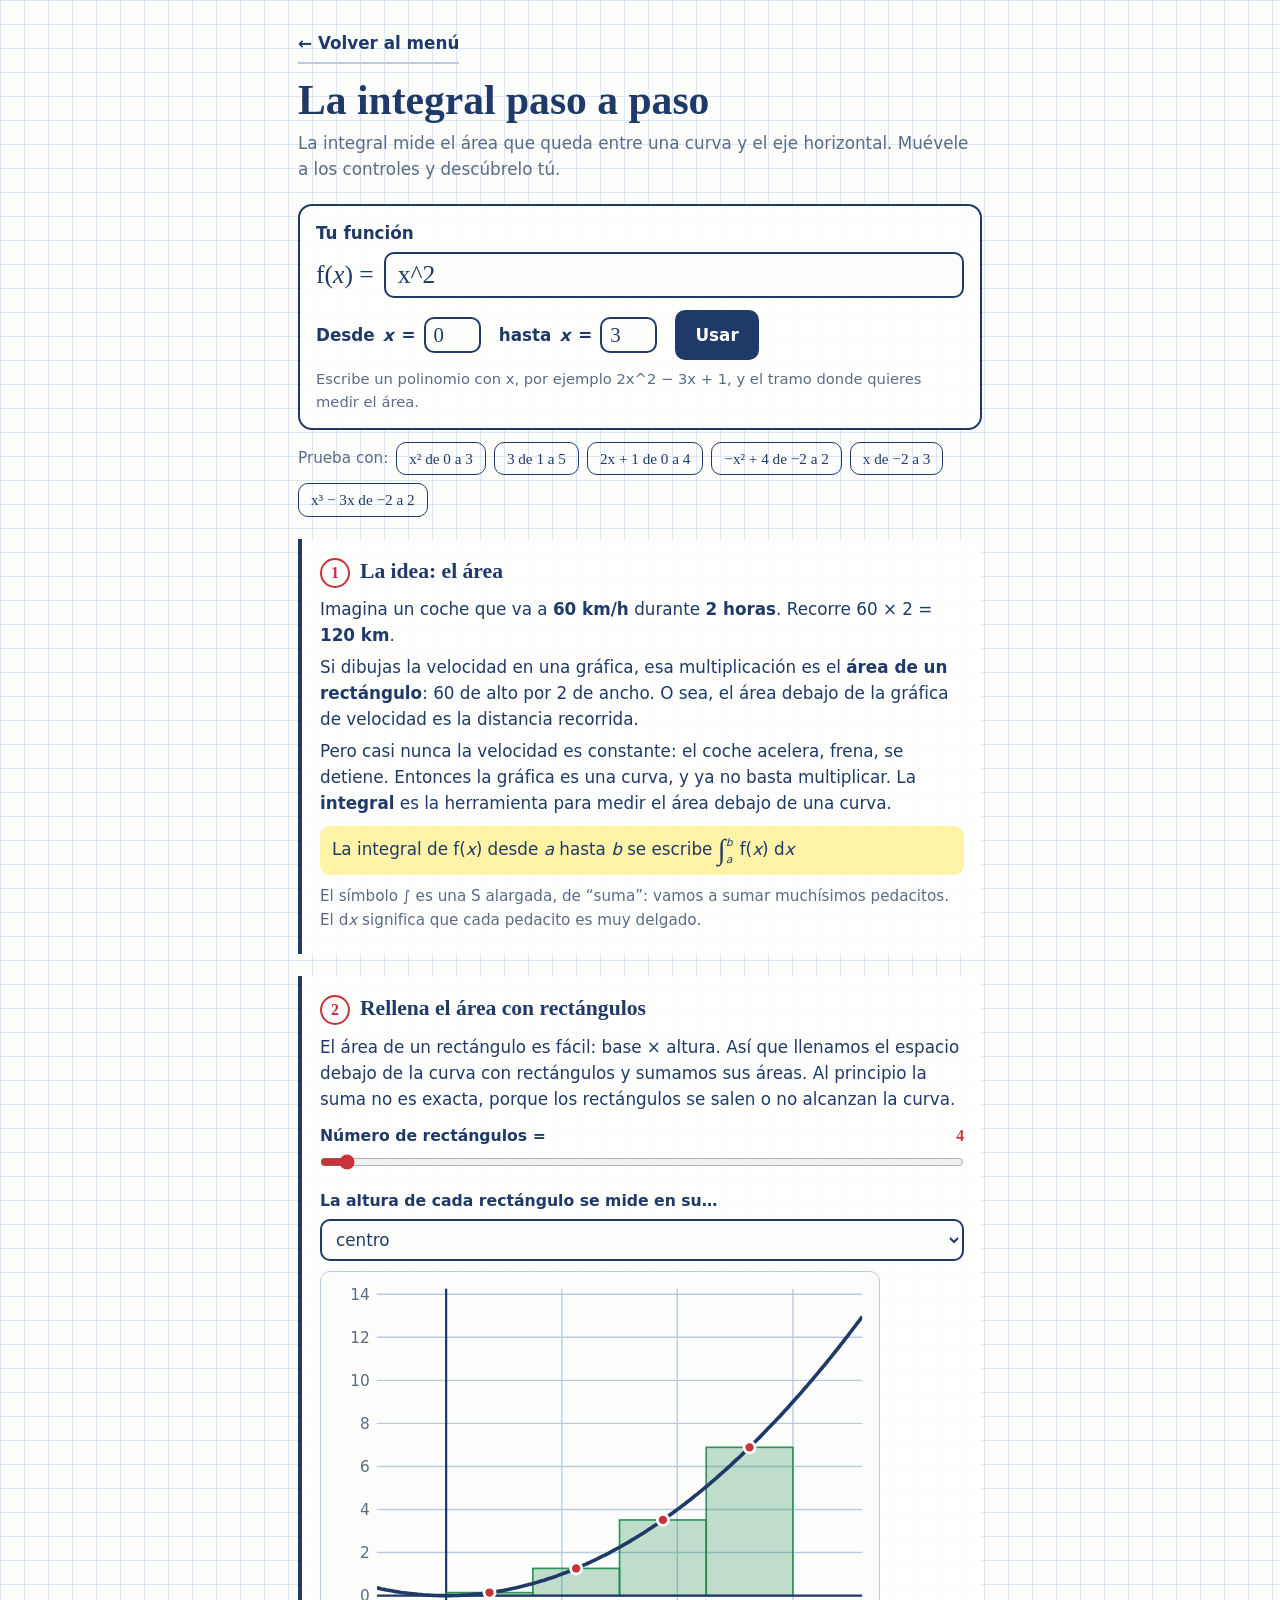
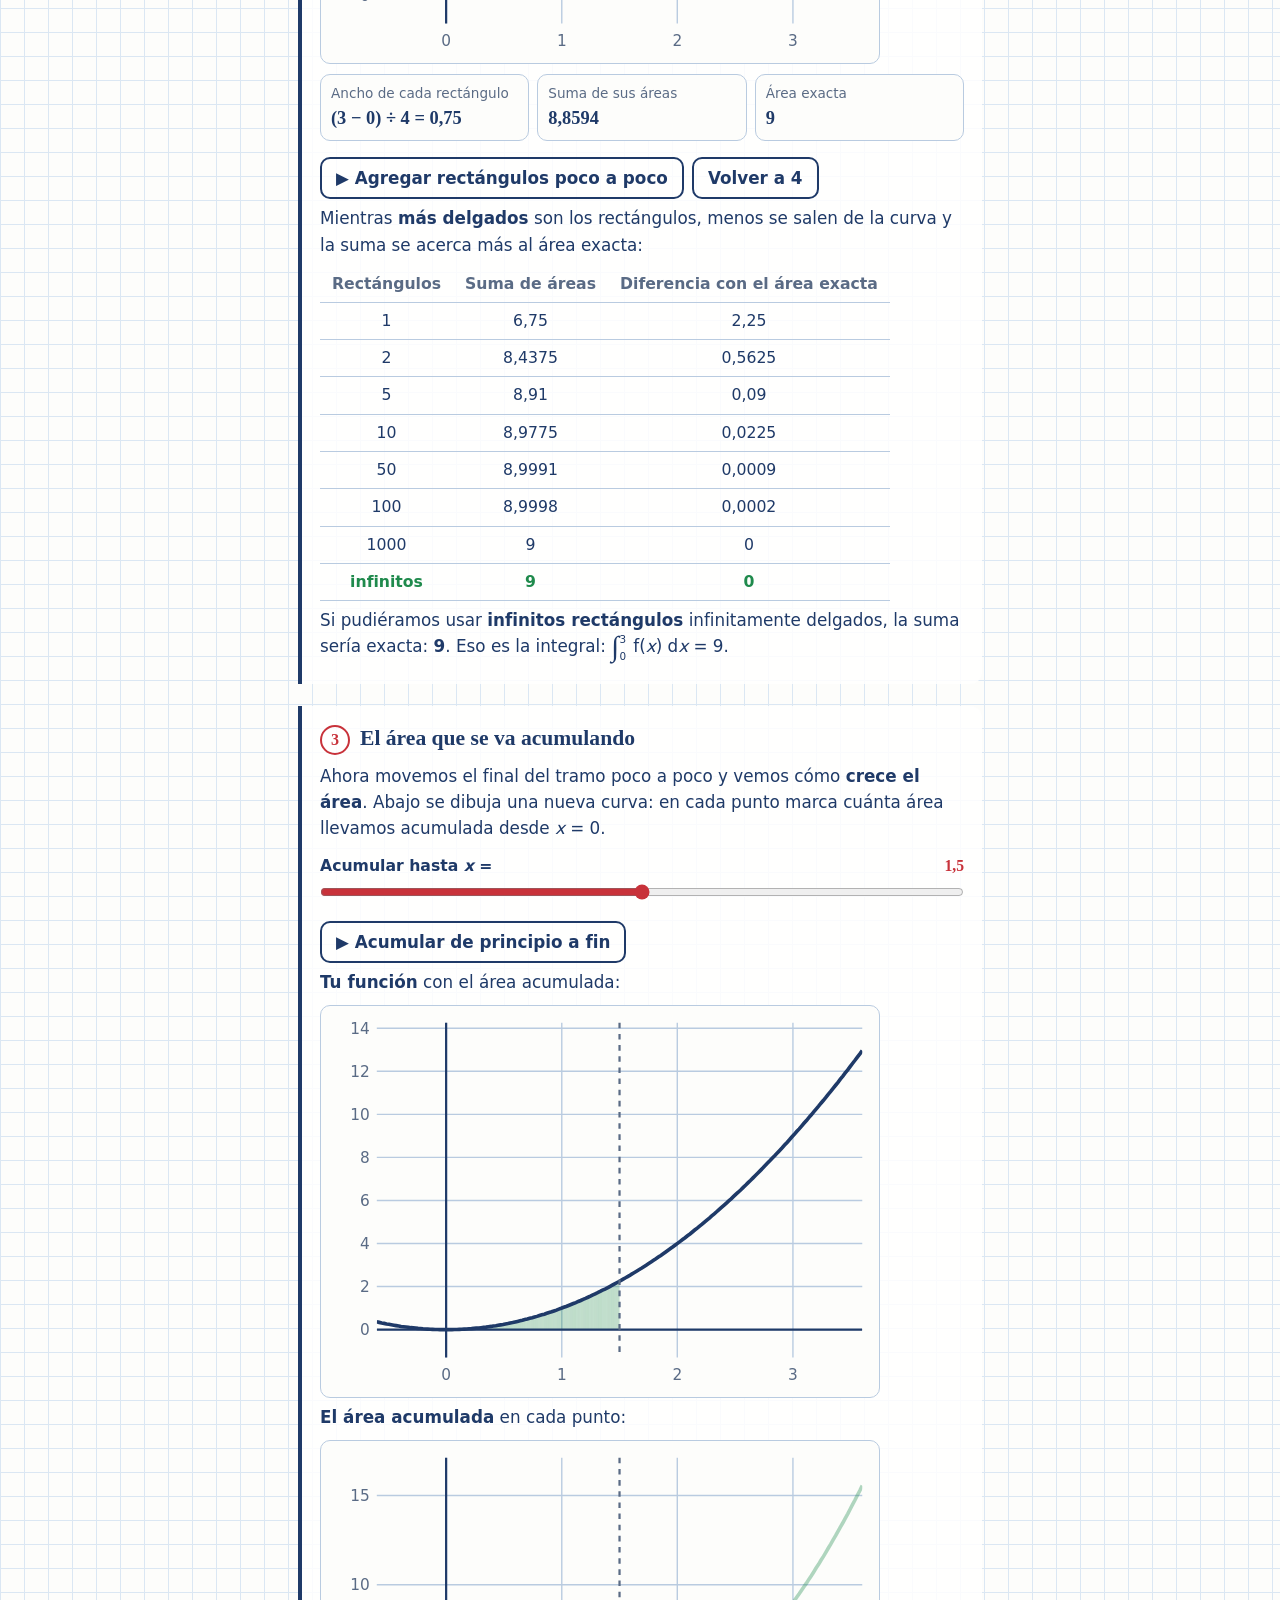
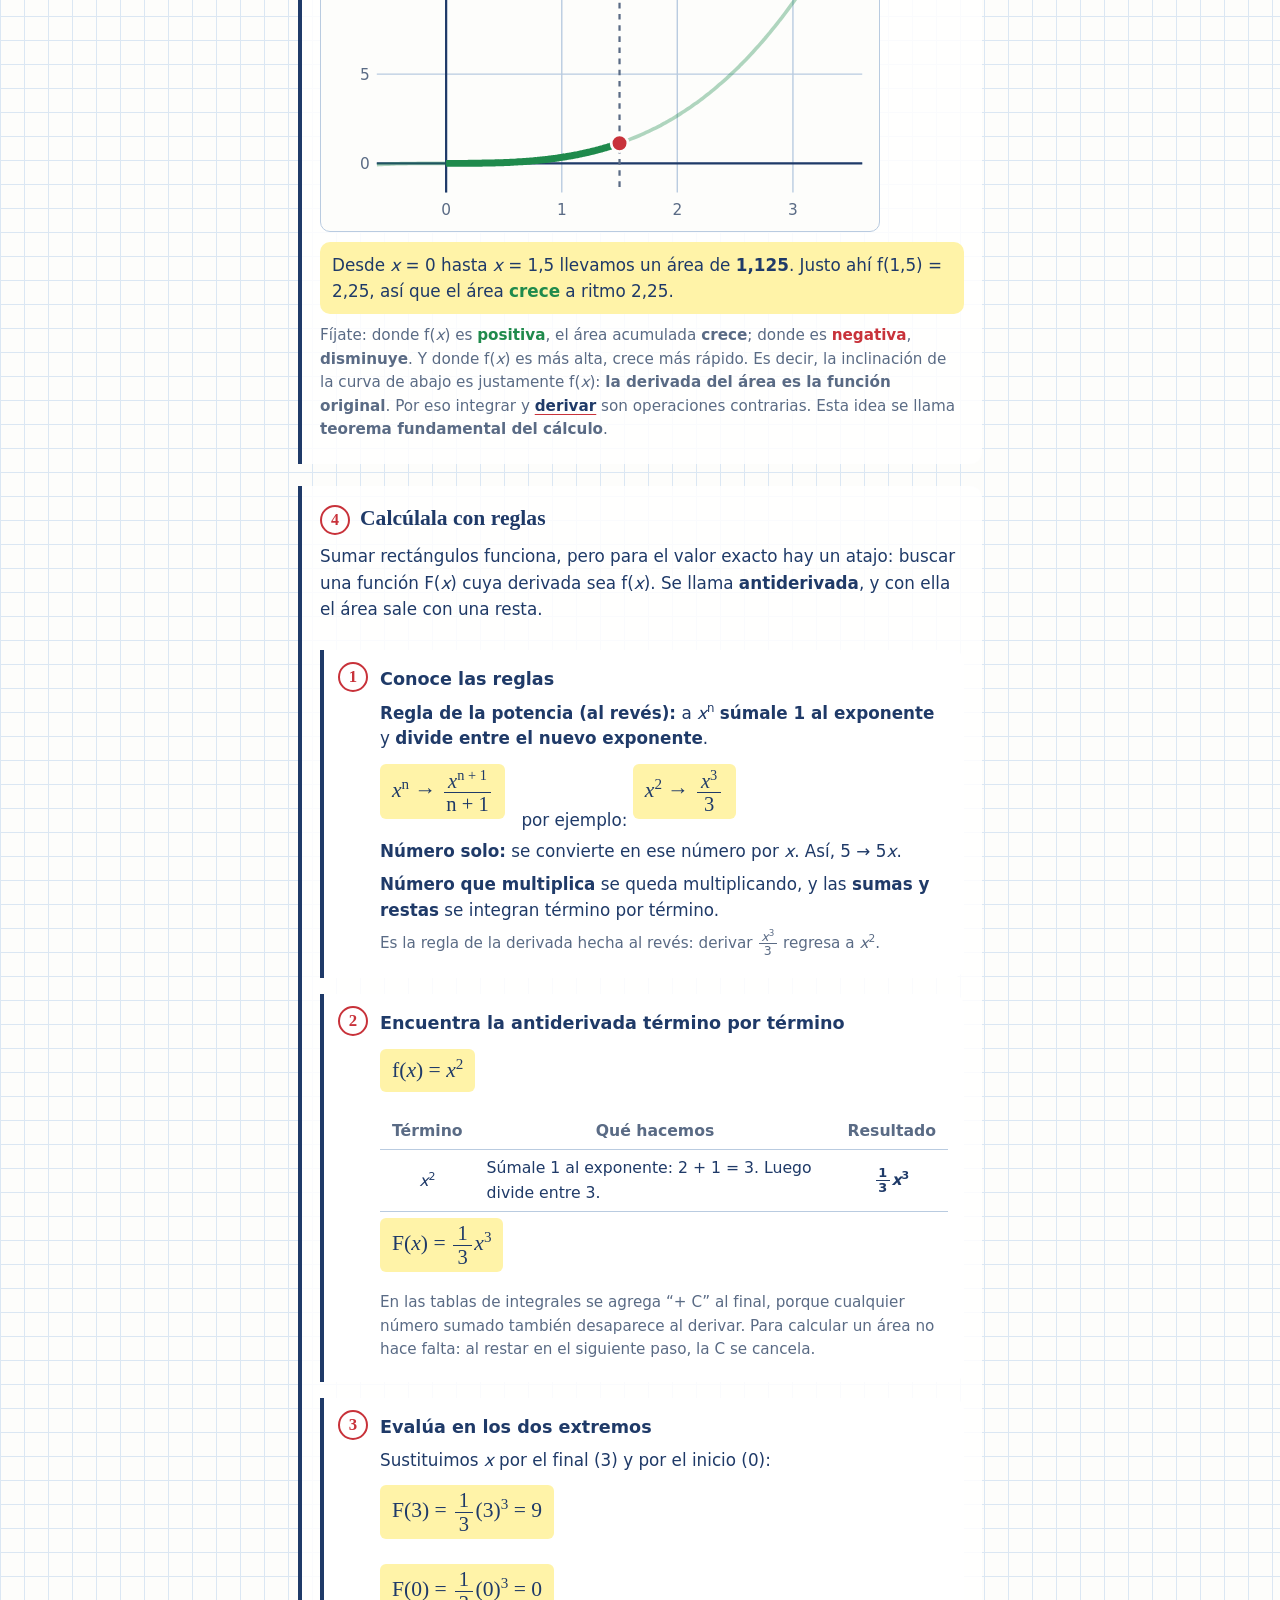
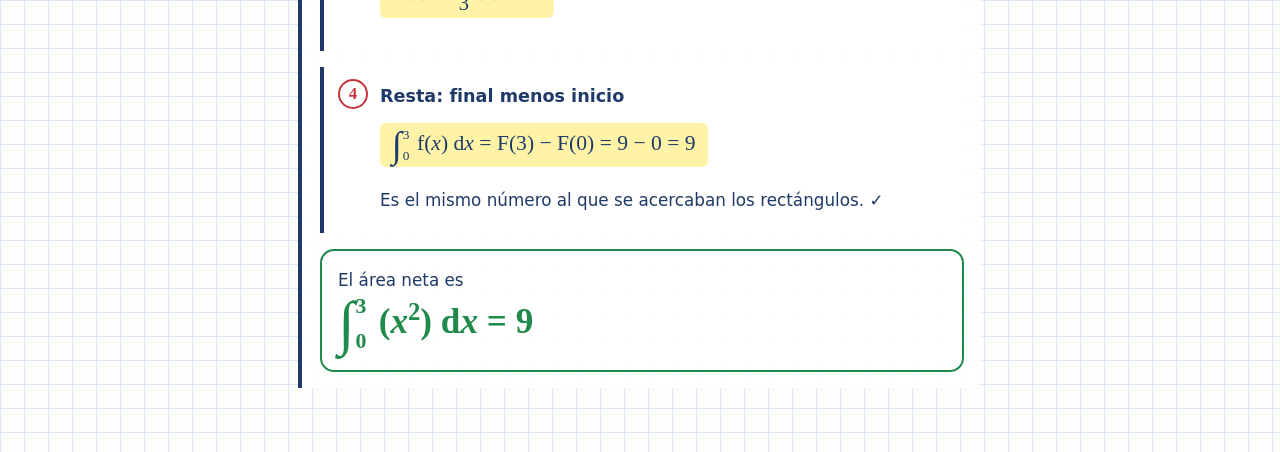
<file: calculo/integrales.html>
<!DOCTYPE html>
<html lang="es">
<head>
<meta charset="utf-8">
<meta name="viewport" content="width=device-width, initial-scale=1, viewport-fit=cover">
<title>La integral paso a paso</title>
<link rel="stylesheet" href="../css/tema.css">
<link rel="stylesheet" href="../css/estilos.css">
</head>
<body class="pagina-integrales">
<main>
  <a class="volver" href="../index.html">← Volver al menú</a>
  <h1>La integral paso a paso</h1>
  <p class="sub">La integral mide el área que queda entre una curva y el eje horizontal. Muévele a los controles y descúbrelo tú.</p>

  <div class="panel">
    <label for="fx">Tu función</label>
    <div class="entrada">
      <span class="etiqueta-f">f(<i>x</i>) =</span>
      <input id="fx" value="x^2" autocomplete="off" autocapitalize="off" spellcheck="false">
    </div>
    <div class="limites">
      <label for="la">Desde <i>x</i> = <input id="la" value="0" inputmode="decimal" autocomplete="off"></label>
      <label for="lb">hasta <i>x</i> = <input id="lb" value="3" inputmode="decimal" autocomplete="off"></label>
      <button id="usar">Usar</button>
    </div>
    <p class="ayuda">Escribe un polinomio con x, por ejemplo 2x^2 − 3x + 1, y el tramo donde quieres medir el área.</p>
    <p class="error" id="error" hidden></p>
  </div>
  <div class="ejemplos">Prueba con:
    <button data-f="x^2" data-a="0" data-b="3">x² de 0 a 3</button>
    <button data-f="3" data-a="1" data-b="5">3 de 1 a 5</button>
    <button data-f="2x + 1" data-a="0" data-b="4">2x + 1 de 0 a 4</button>
    <button data-f="-x^2 + 4" data-a="-2" data-b="2">−x² + 4 de −2 a 2</button>
    <button data-f="x" data-a="-2" data-b="3">x de −2 a 3</button>
    <button data-f="x^3 - 3x" data-a="-2" data-b="2">x³ − 3x de −2 a 2</button>
  </div>

  <section class="seccion">
    <h2><span class="n">1</span>La idea: el área</h2>
    <p>Imagina un coche que va a <strong>60 km/h</strong> durante <strong>2 horas</strong>. Recorre 60 × 2 = <strong>120 km</strong>.</p>
    <p>Si dibujas la velocidad en una gráfica, esa multiplicación es el <strong>área de un rectángulo</strong>: 60 de alto por 2 de ancho. O sea, el área debajo de la gráfica de velocidad es la distancia recorrida.</p>
    <p>Pero casi nunca la velocidad es constante: el coche acelera, frena, se detiene. Entonces la gráfica es una curva, y ya no basta multiplicar. La <strong>integral</strong> es la herramienta para medir el área debajo de una curva.</p>
    <div class="destacado">La integral de f(<i>x</i>) desde <i>a</i> hasta <i>b</i> se escribe <span class="integral"><span class="int-s">∫</span><span class="int-l"><span><i>b</i></span><span><i>a</i></span></span></span> f(<i>x</i>) d<i>x</i></div>
    <p class="pista">El símbolo ∫ es una S alargada, de “suma”: vamos a sumar muchísimos pedacitos. El d<i>x</i> significa que cada pedacito es muy delgado.</p>
  </section>

  <section class="seccion">
    <h2><span class="n">2</span>Rellena el área con rectángulos</h2>
    <p>El área de un rectángulo es fácil: base × altura. Así que llenamos el espacio debajo de la curva con rectángulos y sumamos sus áreas. Al principio la suma no es exacta, porque los rectángulos se salen o no alcanzan la curva.</p>
    <div class="control">
      <label for="n"><span>Número de rectángulos =</span> <output id="nv"></output></label>
      <input type="range" id="n" min="1" max="100" step="1" value="4">
    </div>
    <div class="control">
      <label for="modo"><span>La altura de cada rectángulo se mide en su…</span></label>
      <select id="modo"><option value="0">lado izquierdo</option><option value="0.5" selected>centro</option><option value="1">lado derecho</option></select>
    </div>
    <div id="g1"></div>
    <div class="lecturas">
      <div><small>Ancho de cada rectángulo</small><b id="dx"></b></div>
      <div><small>Suma de sus áreas</small><b id="suma"></b></div>
      <div><small>Área exacta</small><b id="exacta"></b></div>
    </div>
    <div class="botones"><button id="mas">▶ Agregar rectángulos poco a poco</button><button id="menos">Volver a 4</button></div>
    <p>Mientras <strong>más delgados</strong> son los rectángulos, menos se salen de la curva y la suma se acerca más al área exacta:</p>
    <div class="tabla"><table><thead><tr><th>Rectángulos</th><th>Suma de áreas</th><th>Diferencia con el área exacta</th></tr></thead><tbody id="tabla1"></tbody></table></div>
    <p id="concl1"></p>
    <p class="pista" id="negativa"></p>
  </section>

  <section class="seccion">
    <h2><span class="n">3</span>El área que se va acumulando</h2>
    <p>Ahora movemos el final del tramo poco a poco y vemos cómo <strong>crece el área</strong>. Abajo se dibuja una nueva curva: en cada punto marca cuánta área llevamos acumulada desde <i>x</i> = <span class="v-a"></span>.</p>
    <div class="control">
      <label for="t"><span>Acumular hasta <i>x</i> =</span> <output id="tv"></output></label>
      <input type="range" id="t" min="0" max="1" step="0.001" value="0.5">
    </div>
    <div class="botones"><button id="recorrer">▶ Acumular de principio a fin</button></div>
    <p><strong>Tu función</strong> con el área acumulada:</p>
    <div id="g2"></div>
    <p><strong>El área acumulada</strong> en cada punto:</p>
    <div id="g3"></div>
    <div class="destacado" id="lectura3"></div>
    <p class="pista">Fíjate: donde f(<i>x</i>) es <span class="sube">positiva</span>, el área acumulada <strong>crece</strong>; donde es <span class="baja">negativa</span>, <strong>disminuye</strong>. Y donde f(<i>x</i>) es más alta, crece más rápido. Es decir, la inclinación de la curva de abajo es justamente f(<i>x</i>): <strong>la derivada del área es la función original</strong>. Por eso integrar y <a href="derivadas.html">derivar</a> son operaciones contrarias. Esta idea se llama <strong>teorema fundamental del cálculo</strong>.</p>
  </section>

  <section class="seccion">
    <h2><span class="n">4</span>Calcúlala con reglas</h2>
    <p>Sumar rectángulos funciona, pero para el valor exacto hay un atajo: buscar una función F(<i>x</i>) cuya derivada sea f(<i>x</i>). Se llama <strong>antiderivada</strong>, y con ella el área sale con una resta.</p>
    <div id="reglas"></div>
  </section>
</main>

<script>
(function(){
  const $ = s => document.querySelector(s);

  // ---------- fracciones exactas ----------
  const gcd = (a, b) => { a = a < 0n ? -a : a; b = b < 0n ? -b : b; while (b) [a, b] = [b, a % b]; return a; };
  const absB = a => a < 0n ? -a : a;
  class Q {
    constructor(n, d = 1n){ if (d < 0n){ n = -n; d = -d; } const g = gcd(n, d) || 1n; this.n = n / g; this.d = d / g; }
    add(o){ return new Q(this.n*o.d + o.n*this.d, this.d*o.d); }
    sub(o){ return new Q(this.n*o.d - o.n*this.d, this.d*o.d); }
    mul(o){ return new Q(this.n*o.n, this.d*o.d); }
    div(o){ return new Q(this.n*o.d, this.d*o.n); }
    neg(){ return new Q(-this.n, this.d); }
    abs(){ return new Q(absB(this.n), this.d); }
    zero(){ return this.n === 0n; }
    one(){ return this.n === 1n && this.d === 1n; }
    lt(o){ return this.n*o.d < o.n*this.d; }
    num(){ return Number(this.n) / Number(this.d); }
  }
  const Q0 = new Q(0n), Q1 = new Q(1n), q = n => new Q(BigInt(n));
  const numQ = s => { const [i, f = ''] = s.split('.'); return new Q(BigInt((i || '0') + f), 10n ** BigInt(f.length)); };
  class Fallo extends Error {}
  const fallo = m => new Fallo(m);

  // ---------- polinomios (entrada hasta grado 6; la integral llega a 7) ----------
  const G = 7;
  const cero = () => Array(G + 1).fill(Q0);
  const pAdd = (u, v) => u.map((c, i) => c.add(v[i]));
  const pSub = (u, v) => u.map((c, i) => c.sub(v[i]));
  const pNeg = u => u.map(c => c.neg());
  function pMul(u, v){
    const r = cero();
    for (let i = 0; i <= G; i++) for (let j = 0; j <= G; j++){
      if (u[i].zero() || v[j].zero()) continue;
      if (i + j > 6) throw fallo('La potencia es muy grande. Usa polinomios hasta x^6.');
      r[i+j] = r[i+j].add(u[i].mul(v[j]));
    }
    return r;
  }
  function pDiv(u, v){
    if (v.some((c, i) => i > 0 && !c.zero())) throw fallo('Esta herramienta trabaja con polinomios: la x no puede estar dividiendo.');
    if (v[0].zero()) throw fallo('Hay una división entre cero.');
    return u.map(c => c.div(v[0]));
  }
  function tokens(s){
    s = s.replace(/[−–—]/g, '-').replace(/[×·]/g, '*').replace(/÷/g, '/').replace(/\s+/g, '');
    const t = []; let i = 0;
    while (i < s.length){
      const c = s[i];
      if (/[0-9.,]/.test(c)){
        let j = i; while (j < s.length && /[0-9.,]/.test(s[j])) j++;
        const raw = s.slice(i, j), v = raw.replace(',', '.');
        if (/[.,].*[.,]/.test(raw) || v === '.') throw fallo(`Revisa el número “${raw}”.`);
        t.push({t:'num', v:numQ(v)}); i = j; continue;
      }
      if (c === 'x' || c === 'X'){ t.push({t:'var'}); i++; continue; }
      if (/[a-zA-Z]/.test(c)) throw fallo('Usa la letra x como variable.');
      if (c === '²'){ t.push({t:'^'}, {t:'num', v:q(2)}); i++; continue; }
      if (c === '³'){ t.push({t:'^'}, {t:'num', v:q(3)}); i++; continue; }
      if ('+-*/()^'.includes(c)){ t.push({t:c}); i++; continue; }
      if (c === '=') throw fallo('Escribe solo la expresión, sin el signo =. Por ejemplo: x^2 + 1.');
      throw fallo(`No reconozco el símbolo “${c}”.`);
    }
    return t;
  }
  function leer(s){
    const t = tokens(s); let p = 0;
    if (!t.length) throw fallo('Escribe una función, por ejemplo x^2.');
    const ver = () => t[p], tomar = () => t[p++];
    function expr(){ let v = term(); while (ver() && (ver().t === '+' || ver().t === '-')){ const op = tomar().t, r = term(); v = op === '+' ? pAdd(v, r) : pSub(v, r); } return v; }
    function term(){ let v = un(); for (;;){ const k = ver(); if (!k) break;
      if (k.t === '*'){ tomar(); v = pMul(v, un()); } else if (k.t === '/'){ tomar(); v = pDiv(v, un()); }
      else if (k.t === 'num' || k.t === 'var' || k.t === '('){ v = pMul(v, un()); } else break; } return v; }
    function un(){ const k = ver(); if (k && k.t === '-'){ tomar(); return pNeg(un()); } if (k && k.t === '+'){ tomar(); return un(); } return pot(); }
    function pot(){ let v = prim(); while (ver() && ver().t === '^'){ tomar(); const e = tomar();
      if (!e || e.t !== 'num' || e.v.d !== 1n || e.v.n > 6n) throw fallo('Después de ^ escribe un número entero del 0 al 6, por ejemplo x^3.');
      let r = cero(); r[0] = Q1; for (let k = 0n; k < e.v.n; k++) r = pMul(r, v); v = r; } return v; }
    function prim(){ const k = tomar(); if (!k) throw fallo('A la función le falta algo al final.');
      if (k.t === 'num'){ const r = cero(); r[0] = k.v; return r; }
      if (k.t === 'var'){ const r = cero(); r[1] = Q1; return r; }
      if (k.t === '('){ const v = expr(); if (!ver() || ver().t !== ')') throw fallo('Falta cerrar un paréntesis.'); tomar(); return v; }
      throw fallo(`Hay un signo “${k.t}” fuera de lugar.`); }
    const v = expr();
    if (p < t.length) throw fallo('Revisa cómo está escrita la función.');
    return v;
  }
  function leerLimite(txt, nombre){
    const s = txt.trim().replace(/[−–—]/g, '-').replace(',', '.');
    if (!/^-?\d+(\.\d+)?$|^-?\.\d+$/.test(s)) throw fallo(`Escribe un número en “${nombre}”, por ejemplo 0 o 2,5.`);
    const neg = s.startsWith('-'), v = numQ(neg ? s.slice(1) : s);
    if (Math.abs(v.num()) > 100) throw fallo('Usa límites entre −100 y 100.');
    return neg ? v.neg() : v;
  }

  // ---------- formato ----------
  const qHTML = v => v.d === 1n ? absB(v.n).toString() : `<span class="frac"><span>${absB(v.n)}</span><span>${v.d}</span></span>`;
  const qF = v => (v.n < 0n ? '−' : '') + qHTML(v);
  const qP = v => v.n < 0n ? `(${qF(v)})` : qF(v);
  const xp = k => k === 0 ? '' : k === 1 ? '<i>x</i>' : `<i>x</i><sup>${k}</sup>`;
  function termino(c, k, primero){
    const neg = c.n < 0n, ab = c.abs();
    const cuerpo = k === 0 ? qHTML(ab) : (ab.one() ? '' : qHTML(ab)) + xp(k);
    return (primero ? (neg ? '−' : '') : (neg ? ' − ' : ' + ')) + cuerpo;
  }
  function poli(u){
    let s = '', primero = true;
    for (let k = G; k >= 0; k--){ if (u[k].zero()) continue; s += termino(u[k], k, primero); primero = false; }
    return s || '0';
  }
  const integrar = u => u.map((c, i) => i === 0 ? Q0 : u[i-1].div(q(i)));
  const pEval = (u, x) => { let r = Q0; for (let k = G; k >= 0; k--) r = r.mul(x).add(u[k]); return r; };
  const fmt = (v, d = 3) => { const r = Math.round(v * 10**d) / 10**d; return (r || 0).toLocaleString('es-ES', {maximumFractionDigits:d, useGrouping:false}).replace('-', '−'); };
  const evalF = c => x => { let r = 0; for (let k = c.length - 1; k >= 0; k--) r = r * x + c[k]; return r; };
  const simbolo = (a, b) => `<span class="integral"><span class="int-s">∫</span><span class="int-l"><span>${b}</span><span>${a}</span></span></span>`;

  // ---------- gráfica (SVG sin librerías) ----------
  let idGraf = 0;
  const fmtG = v => { const r = Math.round(v * 1e6) / 1e6; return (Object.is(r, -0) ? 0 : r).toLocaleString('es-ES', {maximumFractionDigits:2, useGrouping:false}).replace('-', '−'); };
  function paso10(span){
    const raw = span / 6, p = Math.pow(10, Math.floor(Math.log10(raw))), f = raw / p;
    return (f < 1.5 ? 1 : f < 3 ? 2 : f < 7 ? 5 : 10) * p;
  }
  function grafica({xmin, xmax, ymin, ymax, curvas = [], puntos = [], titulo = 'Gráfica'}){
    const W = 400, H = 300, ml = 40, mr = 12, mt = 12, mb = 28;
    const sx = x => ml + (x - xmin) / (xmax - xmin) * (W - ml - mr);
    const sy = y => mt + (ymax - y) / (ymax - ymin) * (H - mt - mb);
    const id = 'clip' + (++idGraf);
    let g = '';
    const dx = paso10(xmax - xmin), dy = paso10(ymax - ymin);
    for (let x = Math.ceil(xmin / dx) * dx; x <= xmax + 1e-9; x += dx){
      const X = sx(x).toFixed(1);
      g += `<line x1="${X}" y1="${mt}" x2="${X}" y2="${H - mb}" class="g-red"/><text x="${X}" y="${H - mb + 16}" text-anchor="middle" class="g-num">${fmtG(x)}</text>`;
    }
    for (let y = Math.ceil(ymin / dy) * dy; y <= ymax + 1e-9; y += dy){
      const Y = sy(y).toFixed(1);
      g += `<line x1="${ml}" y1="${Y}" x2="${W - mr}" y2="${Y}" class="g-red"/><text x="${ml - 5}" y="${(+Y + 4).toFixed(1)}" text-anchor="end" class="g-num">${fmtG(y)}</text>`;
    }
    if (xmin <= 0 && xmax >= 0) g += `<line x1="${sx(0).toFixed(1)}" y1="${mt}" x2="${sx(0).toFixed(1)}" y2="${H - mb}" class="g-eje"/>`;
    if (ymin <= 0 && ymax >= 0) g += `<line x1="${ml}" y1="${sy(0).toFixed(1)}" x2="${W - mr}" y2="${sy(0).toFixed(1)}" class="g-eje"/>`;
    let c = '';
    curvas.forEach(cv => {
      const pts = [];
      for (let i = 0; i <= 240; i++){
        const x = xmin + (xmax - xmin) * i / 240, y = cv.f(x);
        const Y = Math.max(-2000, Math.min(2000, sy(y)));
        pts.push(`${sx(x).toFixed(1)},${Y.toFixed(1)}`);
      }
      c += `<polyline points="${pts.join(' ')}" class="${cv.clase || 'g-c1'}"/>`;
    });
    let p = '';
    puntos.forEach(pt => {
      const X = sx(pt.x), Y = sy(pt.y);
      p += `<circle cx="${X.toFixed(1)}" cy="${Y.toFixed(1)}" r="6" class="${pt.clase || 'g-pt'}"/>`;
      if (pt.texto){
        const izq = pt.izq ?? (X > W * 0.62), abajo = pt.dy ?? (pt.abajo ? 20 : -10);
        p += `<text x="${(X + (izq ? -9 : 9)).toFixed(1)}" y="${Math.max(mt + 12, Math.min(H - mb - 4, Y + abajo)).toFixed(1)}" text-anchor="${izq ? 'end' : 'start'}" class="${pt.claseTxt || 'g-txt'}">${pt.texto}</text>`;
      }
    });
    return `<div class="grafica"><svg viewBox="0 0 ${W} ${H}" role="img" aria-label="${titulo}">
      <defs><clipPath id="${id}"><rect x="${ml}" y="${mt}" width="${W - ml - mr}" height="${H - mt - mb}"/></clipPath></defs>
      ${g}<g clip-path="url(#${id})">${c}</g>${p}</svg></div>`;
  }
  function rangoY(valores, incluirCero){
    let lo = Math.min(...valores), hi = Math.max(...valores);
    if (incluirCero){ lo = Math.min(lo, 0); hi = Math.max(hi, 0); }
    if (hi - lo < 1e-9){ lo -= 2; hi += 2; }
    const pad = (hi - lo) * 0.1;
    return [lo - pad, hi + pad];
  }


  // ---------- dibujo ----------
  const W = 400, H = 280, ml = 40, mr = 12, mt = 12, mb = 28;
  function marco(v, id){
    const sx = x => ml + (x - v.xmin) / (v.xmax - v.xmin) * (W - ml - mr);
    const sy = y => mt + (v.ymax - y) / (v.ymax - v.ymin) * (H - mt - mb);
    let g = '';
    const dx = paso10(v.xmax - v.xmin), dy = paso10(v.ymax - v.ymin);
    for (let x = Math.ceil(v.xmin / dx) * dx; x <= v.xmax + 1e-9; x += dx){ const X = sx(x).toFixed(1); g += `<line x1="${X}" y1="${mt}" x2="${X}" y2="${H - mb}" class="g-red"/><text x="${X}" y="${H - mb + 16}" text-anchor="middle" class="g-num">${fmtG(x)}</text>`; }
    for (let y = Math.ceil(v.ymin / dy) * dy; y <= v.ymax + 1e-9; y += dy){ const Y = sy(y).toFixed(1); g += `<line x1="${ml}" y1="${Y}" x2="${W - mr}" y2="${Y}" class="g-red"/><text x="${ml - 5}" y="${(+Y + 4).toFixed(1)}" text-anchor="end" class="g-num">${fmtG(y)}</text>`; }
    if (v.xmin <= 0 && v.xmax >= 0) g += `<line x1="${sx(0).toFixed(1)}" y1="${mt}" x2="${sx(0).toFixed(1)}" y2="${H - mb}" class="g-eje"/>`;
    const ejeX = (v.ymin <= 0 && v.ymax >= 0) ? `<line x1="${ml}" y1="${sy(0).toFixed(1)}" x2="${W - mr}" y2="${sy(0).toFixed(1)}" class="g-eje"/>` : '';
    const clip = `<defs><clipPath id="${id}"><rect x="${ml}" y="${mt}" width="${W - ml - mr}" height="${H - mt - mb}"/></clipPath></defs>`;
    return {sx, sy, g, ejeX, clip};
  }
  const lim = y => Math.max(-1e5, Math.min(1e5, y));
  function curva(f, x0, x1, sx, sy, clase){
    const pts = [];
    for (let i = 0; i <= 200; i++){ const x = x0 + (x1 - x0) * i / 200; pts.push(`${sx(x).toFixed(1)},${lim(sy(f(x))).toFixed(1)}`); }
    return `<polyline points="${pts.join(' ')}" class="${clase}"/>`;
  }
  function barra(x0, x1, h, sx, sy, borde){
    const y0 = lim(sy(0)), y1 = lim(sy(h));
    const top = Math.min(y0, y1), alto = Math.abs(y1 - y0);
    return `<rect x="${sx(x0).toFixed(2)}" y="${top.toFixed(2)}" width="${Math.max(0.3, sx(x1) - sx(x0)).toFixed(2)}" height="${alto.toFixed(2)}" class="${h >= 0 ? 'g-area-pos' : 'g-area-neg'}${borde ? ' g-area-borde' : ''}"/>`;
  }
  function relleno(f, x0, x1, sx, sy){
    if (x1 - x0 <= 1e-9) return '';
    let r = '';
    const k = 160;
    for (let i = 0; i < k; i++){ const u0 = x0 + (x1 - x0) * i / k, u1 = x0 + (x1 - x0) * (i + 1) / k; r += barra(u0, u1, f((u0 + u1) / 2), sx, sy, false); }
    return r;
  }
  const svg = (inner, etiqueta) => `<div class="grafica"><svg viewBox="0 0 ${W} ${H}" role="img" aria-label="${etiqueta}">${inner}</svg></div>`;

  // ---------- estado ----------
  let F, Fi, f, Fn, A, B, a, b, exacta, v1, v3, txtF, txtFi;
  const sumaRect = (n, m) => { const dx = (b - a) / n; let s = 0; for (let i = 0; i < n; i++) s += f(a + (i + m) * dx) * dx; return s; };

  function ventana(){
    const pad = (b - a) * 0.2;
    let xmin = a - pad, xmax = b + pad;
    if (xmin > 0 && xmin < (b - a)) xmin = -pad * 0.5;
    if (xmax < 0 && -xmax < (b - a)) xmax = pad * 0.5;
    const ys = []; for (let i = 0; i <= 120; i++) ys.push(f(xmin + (xmax - xmin) * i / 120));
    let [ymin, ymax] = rangoY(ys, true);
    return {xmin, xmax, ymin, ymax};
  }

  function dibujar1(){
    const n = +$('#n').value, m = +$('#modo').value, dx = (b - a) / n;
    $('#nv').textContent = n;
    const {sx, sy, g, ejeX, clip} = marco(v1, 'c1');
    let barras = '';
    for (let i = 0; i < n; i++){ const x0 = a + i * dx; barras += barra(x0, x0 + dx, f(x0 + m * dx), sx, sy, n <= 40); }
    let marcas = '';
    if (n <= 40) for (let i = 0; i < n; i++){ const xm = a + (i + m) * dx; marcas += `<circle cx="${sx(xm).toFixed(1)}" cy="${lim(sy(f(xm))).toFixed(1)}" r="${n <= 12 ? 4 : 2.5}" class="g-pt"/>`; }
    const inner = clip + g + `<g clip-path="url(#c1)">${barras}${ejeX}${curva(f, v1.xmin, v1.xmax, sx, sy, 'g-c1')}${marcas}</g>`;
    const s = sumaRect(n, m);
    $('#g1').innerHTML = svg(inner, `${n} rectángulos bajo la curva; suma ${fmt(s, 4)}`);
    $('#dx').textContent = `(${fmt(b, 3)} − ${a < 0 ? `(${fmt(a, 3)})` : fmt(a, 3)}) ÷ ${n} = ${fmt(dx, 4)}`;
    $('#suma').textContent = fmt(s, 4);
    $('#exacta').textContent = fmt(exacta.num(), 4);
  }
  function tabla1(){
    const m = +$('#modo').value, ex = exacta.num();
    let filas = '';
    [1, 2, 5, 10, 50, 100, 1000].forEach(n => { const s = sumaRect(n, m); filas += `<tr><td>${n}</td><td>${fmt(s, 4)}</td><td>${fmt(Math.abs(s - ex), 4)}</td></tr>`; });
    filas += `<tr class="exacta"><td>infinitos</td><td>${fmt(ex, 4)}</td><td>0</td></tr>`;
    $('#tabla1').innerHTML = filas;
    $('#concl1').innerHTML = `Si pudiéramos usar <strong>infinitos rectángulos</strong> infinitamente delgados, la suma sería exacta: <strong>${fmt(ex, 4)}</strong>. Eso es la integral: ${simbolo(qF(a0), qF(b0))} f(<i>x</i>) d<i>x</i> = ${fmt(ex, 4)}.`;
    let haySigno = false;
    for (let i = 0; i <= 200; i++){ if (f(a + (b - a) * i / 200) < -1e-9){ haySigno = true; break; } }
    $('#negativa').innerHTML = haySigno ? 'Ojo: cuando la curva está <strong>debajo del eje</strong>, la altura es negativa y ese pedazo de área <strong>se resta</strong> (lo pintamos de otro color). Por eso la integral da el área <strong>neta</strong>: lo de arriba menos lo de abajo.' : '';
  }

  function dibujar2(){
    const u = +$('#t').value, t = a + (b - a) * u;
    $('#tv').textContent = fmt(t, 2);
    let r = marco(v1, 'c2');
    let inner = r.clip + r.g + `<g clip-path="url(#c2)">${relleno(f, a, t, r.sx, r.sy)}${r.ejeX}${curva(f, v1.xmin, v1.xmax, r.sx, r.sy, 'g-c1')}</g>`;
    inner += `<line x1="${r.sx(t).toFixed(1)}" y1="${mt}" x2="${r.sx(t).toFixed(1)}" y2="${H - mb}" class="g-tri"/>`;
    $('#g2').innerHTML = svg(inner, `Área acumulada desde ${fmt(a, 2)} hasta ${fmt(t, 2)}`);
    r = marco(v3, 'c3');
    const At = x => Fn(x) - Fn(a);
    inner = r.clip + r.g + r.ejeX + `<g clip-path="url(#c3)">${curva(At, v3.xmin, v3.xmax, r.sx, r.sy, 'g-c3 g-c3-tenue')}${curva(At, a, t, r.sx, r.sy, 'g-c3 g-c3-trazo')}</g>`;
    inner += `<line x1="${r.sx(t).toFixed(1)}" y1="${mt}" x2="${r.sx(t).toFixed(1)}" y2="${H - mb}" class="g-tri"/>`;
    inner += `<circle cx="${r.sx(t).toFixed(1)}" cy="${lim(r.sy(At(t))).toFixed(1)}" r="6" class="g-pt"/>`;
    $('#g3').innerHTML = svg(inner, `Curva del área acumulada; en ${fmt(t, 2)} vale ${fmt(At(t))}`);
    const ft = f(t);
    const ritmo = Math.abs(ft) < 0.05 ? 'casi no cambia (f vale casi 0)' : ft > 0 ? `<span class="sube">crece</span> a ritmo ${fmt(ft, 2)}` : `<span class="baja">disminuye</span> a ritmo ${fmt(Math.abs(ft), 2)}`;
    $('#lectura3').innerHTML = `Desde <i>x</i> = ${fmt(a, 2)} hasta <i>x</i> = ${fmt(t, 2)} llevamos un área de <strong>${fmt(At(t), 3)}</strong>. Justo ahí f(${fmt(t, 2)}) = ${fmt(ft, 3)}, así que el área ${ritmo}.`;
  }

  let a0, b0;
  function reglas(){
    let filas = '';
    for (let k = 6; k >= 0; k--){
      const c = F[k]; if (c.zero()) continue;
      const res = termino(c.div(q(k + 1)), k + 1, true);
      let regla;
      if (k === 0) regla = `Un número solo se convierte en ese número por <i>x</i>. (Comprueba: la derivada de ${res} es ${termino(c, 0, true)}.)`;
      else {
        const nuevo = k + 1;
        regla = `Súmale 1 al exponente: ${k} + 1 = ${nuevo}. Luego divide entre ${nuevo}${c.one() ? '' : `: ${qP(c)} ÷ ${nuevo} = ${qF(c.div(q(nuevo)))}`}.`;
        if (k === 1) regla = `<i>x</i> sola es <i>x</i><sup>1</sup>. ` + regla;
      }
      filas += `<tr><td>${termino(c, k, true)}</td><td class="izq">${regla}</td><td><strong>${res}</strong></td></tr>`;
    }
    if (!filas) filas = `<tr><td>0</td><td class="izq">El área bajo la recta y = 0 es cero.</td><td><strong>0</strong></td></tr>`;
    const sust = v => txtFi === '0' ? '0' : txtFi.replace(/<i>x<\/i>/g, `(${qF(v)})`);
    const Fb = pEval(Fi, b0), Fa = pEval(Fi, a0), res = Fb.sub(Fa);
    const exactoDec = res.d === 1n ? '' : ` ≈ ${fmt(res.num(), 4)}`;
    $('#reglas').innerHTML = `
      <ol class="pasos">
        <li><h2>Conoce las reglas</h2>
          <p><strong>Regla de la potencia (al revés):</strong> a <i>x</i><sup>n</sup> <strong>súmale 1 al exponente</strong> y <strong>divide entre el nuevo exponente</strong>.</p>
          <p><span class="ec"><i>x</i><sup>n</sup> → <span class="frac"><span><i>x</i><sup>n + 1</sup></span><span>n + 1</span></span></span> &nbsp; por ejemplo: <span class="ec"><i>x</i><sup>2</sup> → <span class="frac"><span><i>x</i><sup>3</sup></span><span>3</span></span></span></p>
          <p><strong>Número solo:</strong> se convierte en ese número por <i>x</i>. Así, 5 → 5<i>x</i>.</p>
          <p><strong>Número que multiplica</strong> se queda multiplicando, y las <strong>sumas y restas</strong> se integran término por término.</p>
          <p class="pista">Es la regla de la derivada hecha al revés: derivar <span class="frac"><span><i>x</i><sup>3</sup></span><span>3</span></span> regresa a <i>x</i><sup>2</sup>.</p></li>
        <li><h2>Encuentra la antiderivada término por término</h2>
          <div class="ec">f(<i>x</i>) = ${txtF}</div>
          <div class="tabla"><table><thead><tr><th>Término</th><th>Qué hacemos</th><th>Resultado</th></tr></thead><tbody>${filas}</tbody></table></div>
          <div class="ec">F(<i>x</i>) = ${txtFi}</div>
          <p class="pista">En las tablas de integrales se agrega “+ C” al final, porque cualquier número sumado también desaparece al derivar. Para calcular un área no hace falta: al restar en el siguiente paso, la C se cancela.</p></li>
        <li><h2>Evalúa en los dos extremos</h2>
          <p>Sustituimos <i>x</i> por el final (${qF(b0)}) y por el inicio (${qF(a0)}):</p>
          <p><span class="ec">F(${qF(b0)}) = ${sust(b0)} = ${qF(Fb)}</span></p>
          <p><span class="ec">F(${qF(a0)}) = ${sust(a0)} = ${qF(Fa)}</span></p></li>
        <li><h2>Resta: final menos inicio</h2>
          <div class="ec">${simbolo(qF(a0), qF(b0))} f(<i>x</i>) d<i>x</i> = F(${qF(b0)}) − F(${qF(a0)}) = ${qF(Fb)} − ${qP(Fa)} = ${qF(res)}${exactoDec}</div>
          <p>Es el mismo número al que se acercaban los rectángulos. ✓</p>
          ${res.n < 0n ? '<p class="pista">Salió negativo porque hay más área debajo del eje que arriba.</p>' : ''}</li>
      </ol>
      <div class="resultado"><div>El área neta es</div><div class="grande">${simbolo(qF(a0), qF(b0))} ${txtF === '0' ? '0' : `(${txtF})`} d<i>x</i> = ${qF(res)}</div>${res.d !== 1n ? `<div class="pista">Aproximadamente ${fmt(res.num(), 4)}.</div>` : ''}</div>`;
  }

  function usar(){
    const err = $('#error');
    try {
      F = leer($('#fx').value.trim());
      a0 = leerLimite($('#la').value, 'Desde'); b0 = leerLimite($('#lb').value, 'hasta');
      if (!a0.lt(b0)) throw fallo('El inicio del tramo debe ser menor que el final. Por ejemplo, desde 0 hasta 3.');
    } catch(e){
      if (e instanceof Fallo){ err.innerHTML = e.message; err.hidden = false; return; }
      throw e;
    }
    err.hidden = true;
    Fi = integrar(F);
    f = evalF(F.map(c => c.num())); Fn = evalF(Fi.map(c => c.num()));
    a = a0.num(); b = b0.num();
    exacta = pEval(Fi, b0).sub(pEval(Fi, a0));
    txtF = poli(F); txtFi = poli(Fi);
    v1 = ventana();
    const As = []; for (let i = 0; i <= 120; i++){ const x = v1.xmin + (v1.xmax - v1.xmin) * i / 120; As.push(Fn(x) - Fn(a)); }
    const [ymin, ymax] = rangoY(As, true);
    v3 = {xmin:v1.xmin, xmax:v1.xmax, ymin, ymax};
    document.querySelectorAll('.v-a').forEach(e => e.textContent = fmt(a, 2));
    dibujar1(); tabla1(); dibujar2(); reglas();
  }

  // ---------- animaciones ----------
  const quieto = !!(window.matchMedia && window.matchMedia('(prefers-reduced-motion: reduce)').matches);
  let anim = null;
  function animar(input, desde, hasta, ms, alPaso, entero){
    cancelAnimationFrame(anim);
    if (quieto){ input.value = hasta; alPaso(); return; }
    const t0 = performance.now();
    const paso = t => {
      const u = Math.min(1, (t - t0) / ms), v = desde + (hasta - desde) * u;
      input.value = entero ? Math.round(v) : v;
      alPaso();
      if (u < 1) anim = requestAnimationFrame(paso);
    };
    anim = requestAnimationFrame(paso);
  }

  $('#usar').addEventListener('click', usar);
  ['#fx', '#la', '#lb'].forEach(s => $(s).addEventListener('keydown', e => { if (e.key === 'Enter') usar(); }));
  document.querySelectorAll('.ejemplos button').forEach(btn => btn.addEventListener('click', () => {
    $('#fx').value = btn.dataset.f; $('#la').value = btn.dataset.a.replace('-', '−'); $('#lb').value = btn.dataset.b.replace('-', '−'); usar();
  }));
  $('#n').addEventListener('input', dibujar1);
  $('#modo').addEventListener('change', () => { dibujar1(); tabla1(); });
  $('#t').addEventListener('input', dibujar2);
  $('#mas').addEventListener('click', () => animar($('#n'), 1, 100, 5000, dibujar1, true));
  $('#menos').addEventListener('click', () => { cancelAnimationFrame(anim); $('#n').value = 4; dibujar1(); });
  $('#recorrer').addEventListener('click', () => animar($('#t'), 0, 1, 6000, dibujar2, false));
  usar();
})();
</script>
</body>
</html>
</file>
<file: css/tema.css>
/* =============================================================
   TEMA DEL SITIO
   Aquí se cambian los colores, las letras y las medidas de TODAS
   las páginas. Solo edita los valores después de los dos puntos.
   ============================================================= */

:root{
  /* ---------- Colores del modo claro ---------- */
  --paper: #fdfdfb;    /* fondo de la página (la hoja) */
  --grid:  #dbe7f3;    /* líneas de la cuadrícula del fondo */
  --ink:   #1f3a68;    /* color principal: texto, bordes, botones */
  --soft:  #5a6b85;    /* texto secundario y pistas */
  --pen:   #c8323a;    /* “pluma roja”: acentos, números de paso, puntos */
  --ok:    #1f8a4c;    /* verde: resultados correctos */
  --hl:    #fff3a8;    /* “marcatextos”: fondo de las cuentas */
  --card:  #ffffffd9;  /* fondo de tarjetas y pasos */
  --line:  #b9cbe0;    /* líneas finas, divisiones y tablas */

  /* ---------- Letras ---------- */
  --fuente-texto: "Segoe UI", system-ui, -apple-system, Roboto, "Helvetica Neue", Arial, sans-serif;
  --fuente-titulos: Georgia, "Times New Roman", serif;   /* títulos, cuentas y fórmulas */
  --tamano-texto: 1.05rem;

  /* ---------- Medidas ---------- */
  --ancho-pagina: 720px;   /* ancho máximo del contenido */
  --cuadricula: 24px;      /* tamaño de los cuadritos del fondo */
  --radio-grande: 14px;    /* esquinas de paneles y resultados */
  --radio: 12px;           /* esquinas de pasos y tarjetas */
  --radio-chico: 10px;     /* esquinas de botones y cajas pequeñas */

  color-scheme: light;
}

/* ---------- Colores del modo oscuro ----------
   Se usan cuando el dispositivo está en modo oscuro.
   Si cambias un color arriba, revisa también su versión aquí. */
@media (prefers-color-scheme: dark){
  :root:not([data-theme="light"]){
    --paper: #141a24;
    --grid:  #1f2a3a;
    --ink:   #dbe6f7;
    --soft:  #93a3bb;
    --pen:   #ff7a80;
    --ok:    #5fd394;
    --hl:    #4a4320;
    --card:  #182131e6;
    --line:  #2f3f57;
    color-scheme: dark;
  }
}
:root[data-theme="dark"]{
  --paper: #141a24;
  --grid:  #1f2a3a;
  --ink:   #dbe6f7;
  --soft:  #93a3bb;
  --pen:   #ff7a80;
  --ok:    #5fd394;
  --hl:    #4a4320;
  --card:  #182131e6;
  --line:  #2f3f57;
  color-scheme: dark;
}
</file>
<file: css/estilos.css>
/* =============================================================
   ESTILOS GENERALES
   Componentes que comparten todas las páginas. Los colores, letras
   y medidas vienen de tema.css, así que normalmente no hace falta
   tocar este archivo para cambiar el aspecto del sitio.
   ============================================================= */

/* ---------- Base ---------- */
:root{
  box-sizing:border-box;
  padding-top:env(safe-area-inset-top,0px);
  padding-bottom:env(safe-area-inset-bottom,0px);
}
*,*::before,*::after{box-sizing:inherit}
html{scroll-padding-top:env(safe-area-inset-top,0px)}
body{
  margin:0; color:var(--ink); background-color:var(--paper);
  background-image:linear-gradient(var(--grid) 1px, transparent 1px),linear-gradient(90deg, var(--grid) 1px, transparent 1px);
  background-size:var(--cuadricula) var(--cuadricula);
  font-family:var(--fuente-texto); font-size:var(--tamano-texto); line-height:1.55;
  font-variant-numeric:tabular-nums;
}
main{max-width:var(--ancho-pagina); margin:0 auto; padding:24px 18px 64px}
h1{font-family:var(--fuente-titulos); font-size:clamp(1.9rem,6vw,2.6rem); line-height:1.1; margin:14px 0 6px; font-weight:700}
.sub{color:var(--soft); margin:0 0 22px}
sup{font-size:.7em}

/* ---------- Enlaces dentro del texto ---------- */
p a, .error a{color:var(--ink); font-weight:600; text-decoration-color:var(--pen); text-underline-offset:3px}
p a:hover, .error a:hover{color:var(--pen)}
p a:focus-visible, .error a:focus-visible{outline:3px solid var(--pen); outline-offset:2px}

/* ---------- Enlace para volver al menú ---------- */
.volver{display:inline-block; color:var(--ink); font-weight:600; text-decoration:none; padding:6px 0; border-bottom:2px solid var(--line)}
.volver:hover{border-bottom-color:var(--pen)}
.volver:focus-visible{outline:3px solid var(--pen); outline-offset:3px}

/* ---------- Panel de entrada ---------- */
.panel{background:var(--card); border:2px solid var(--ink); border-radius:var(--radio-grande); padding:14px 16px}
.panel label{display:block; font-weight:600; margin-bottom:6px}
.entrada{display:flex; gap:10px; flex-wrap:wrap; align-items:center}
.entrada input{
  flex:1 1 220px; min-width:0; font-family:var(--fuente-titulos); font-size:1.6rem; color:var(--ink);
  background:var(--paper); border:2px solid var(--ink); border-radius:var(--radio-chico); padding:6px 12px;
}
.entrada input:focus-visible{outline:3px solid var(--pen); outline-offset:2px}
.etiqueta-f{font-family:var(--fuente-titulos); font-size:1.6rem}
.ayuda{color:var(--soft); font-size:.92rem; margin:8px 0 0}

/* Entrada con forma de raíz (página de raíz cuadrada) */
.radical{font-family:var(--fuente-titulos); font-size:2.6rem; line-height:1; display:flex; align-items:stretch}
.radical span.sym{padding-right:2px}
.radical input{
  font:inherit; font-size:2.2rem; width:5.5ch; color:var(--ink); background:transparent;
  border:none; border-top:3px solid var(--ink); border-radius:0; padding:2px 6px 0; outline:none; flex:none;
}
.radical input:focus-visible{background:var(--hl); outline:none}

/* ---------- Botones y menús ---------- */
button{
  font:inherit; font-weight:600; cursor:pointer; border-radius:var(--radio-chico);
  border:2px solid var(--ink); background:var(--ink); color:var(--paper); padding:10px 18px;
}
button:focus-visible, select:focus-visible{outline:3px solid var(--pen); outline-offset:2px}
.metodo{margin-top:14px; padding-top:12px; border-top:1px dashed var(--line)}
.metodo label{display:block; font-weight:600; margin-bottom:6px}
select{font:inherit; width:100%; color:var(--ink); background:var(--paper); border:2px solid var(--ink); border-radius:var(--radio-chico); padding:8px 10px}
.desc{color:var(--soft); font-size:.95rem; margin:8px 0 0}
.ejemplos{margin:12px 0 0; display:flex; gap:8px; flex-wrap:wrap; align-items:center; color:var(--soft); font-size:.95rem}
.ejemplos button{background:transparent; color:var(--ink); padding:4px 12px; font-weight:500; border-width:1.5px; font-family:var(--fuente-titulos)}
.boton-metodo, .botones button{background:transparent; color:var(--ink); padding:6px 14px; margin-top:6px}
.botones{display:flex; gap:8px; flex-wrap:wrap; margin-top:8px}
.error{color:var(--pen); font-weight:600; margin-top:16px}

/* ---------- Pasos numerados ---------- */
ol.pasos{list-style:none; padding:0; margin:28px 0 0; counter-reset:paso}
ol.pasos > li{
  counter-increment:paso; position:relative; background:var(--card); border-left:4px solid var(--ink);
  border-radius:0 var(--radio) var(--radio) 0; padding:14px 16px 14px 56px; margin-bottom:16px;
}
ol.pasos > li::before{
  content:counter(paso); position:absolute; left:14px; top:12px; width:30px; height:30px; border-radius:50%;
  border:2px solid var(--pen); color:var(--pen); display:grid; place-items:center; font-weight:700; font-family:var(--fuente-titulos);
}
ol.pasos > li.aviso{border-left-color:var(--pen)}
ol.pasos h2{font-size:1.1rem; margin:2px 0 6px}
ol.pasos p{margin:6px 0}
@media (prefers-reduced-motion:no-preference){
  ol.pasos > li{animation:aparece .35s ease both}
  @keyframes aparece{from{opacity:0; transform:translateY(6px)} to{opacity:1; transform:none}}
}

/* ---------- Secciones grandes (página de derivadas) ---------- */
.seccion{background:var(--card); border-left:4px solid var(--ink); border-radius:0 var(--radio) var(--radio) 0; padding:16px 18px; margin-top:22px}
.seccion > h2{font-family:var(--fuente-titulos); font-size:1.35rem; margin:0 0 8px; display:flex; gap:10px; align-items:baseline}
.seccion h2 .n{flex:none; width:30px; height:30px; border-radius:50%; border:2px solid var(--pen); color:var(--pen); display:inline-grid; place-items:center; font-size:1rem}
.seccion p{margin:6px 0}

/* ---------- Cuentas y fórmulas ---------- */
.cuenta{font-family:var(--fuente-titulos); font-size:1.15rem; background:var(--hl); display:inline-block; padding:2px 8px; border-radius:6px; margin:4px 0}
.ec{font-family:var(--fuente-titulos); font-size:1.35rem; background:var(--hl); display:inline-block; padding:4px 12px; border-radius:6px; margin:6px 0; max-width:100%; overflow-x:auto; white-space:nowrap}
.ec .igual{margin:0 .35em}
.ec i{font-style:italic}
.frac{display:inline-flex; flex-direction:column; vertical-align:middle; text-align:center; font-size:.82em; line-height:1.1; margin:0 .12em}
.frac > span:first-child{border-bottom:1.5px solid currentColor; padding:0 .2em}
.ec .frac{font-size:.95em}
.rad{border-top:1.5px solid currentColor; padding:0 .12em}
.abc{display:flex; gap:10px; flex-wrap:wrap; margin:6px 0}
.abc span{font-family:var(--fuente-titulos); font-size:1.2rem; background:var(--hl); border-radius:6px; padding:2px 10px}
.destacado{background:var(--hl); border-radius:var(--radio-chico); padding:10px 12px; margin:10px 0}
.pista{color:var(--soft); font-size:.95rem}

/* ---------- Colores de apoyo en el texto ---------- */
.rojo, .texto-rojo{color:var(--pen); font-weight:700}
.texto-verde, .sube{color:var(--ok); font-weight:700}
.baja{color:var(--pen); font-weight:700}
.plana{color:var(--ink); font-weight:700}

/* ---------- Tablas ---------- */
.tabla{overflow-x:auto; margin-top:8px}
table{border-collapse:collapse; font-size:.98rem}
th,td{padding:6px 12px; text-align:center; border-bottom:1px solid var(--line); white-space:nowrap}
th{color:var(--soft); font-weight:600}
td.izq{text-align:left}
.seccion td.izq{white-space:normal; min-width:200px}
tr.si td, tr.exacta td{color:var(--ok); font-weight:700}
tr.salto td{color:var(--soft)}
tr.no td{color:var(--pen)}

/* ---------- Resultado final ---------- */
.resultado{margin-top:8px; border:2px solid var(--ok); border-radius:var(--radio-grande); padding:16px; background:var(--card)}
.resultado .grande{font-family:var(--fuente-titulos); font-size:2.2rem; font-weight:700; color:var(--ok)}
.resultado .linea{font-family:var(--fuente-titulos); font-size:2rem; font-weight:700; color:var(--ok); line-height:1.4}
.resultado.otro{border-color:var(--pen)}
.resultado.otro .grande{color:var(--pen); font-size:1.6rem}

/* ---------- Controles deslizantes (página de derivadas) ---------- */
.control{margin:12px 0 4px}
.control label{display:flex; justify-content:space-between; gap:10px; font-weight:600; font-size:.98rem}
.control label output{font-family:var(--fuente-titulos); font-weight:700; color:var(--pen)}
input[type=range]{width:100%; accent-color:var(--pen); margin:6px 0 0}
.lecturas{display:grid; grid-template-columns:repeat(auto-fit,minmax(150px,1fr)); gap:8px; margin:10px 0}
.lecturas div{background:var(--paper); border:1px solid var(--line); border-radius:var(--radio-chico); padding:8px 10px}
.lecturas small{display:block; color:var(--soft); font-size:.85rem}
.lecturas b{font-family:var(--fuente-titulos); font-size:1.15rem}

/* ---------- Gráficas ---------- */
.grafica{margin:10px 0 4px; overflow-x:auto}
.grafica svg{display:block; width:100%; max-width:560px; min-width:280px; height:auto; background:var(--paper); border:1px solid var(--line); border-radius:var(--radio-chico)}
.g-red{stroke:var(--line); stroke-width:1}
.g-eje{stroke:var(--ink); stroke-width:1.6}
.g-num{fill:var(--soft); font-size:11px; font-family:var(--fuente-texto)}
.g-c1{fill:none; stroke:var(--ink); stroke-width:2.6}
.g-c2{fill:none; stroke:var(--ok); stroke-width:2.6; stroke-dasharray:9 6}
.g-c3{fill:none; stroke:var(--ok); stroke-width:2.6}
.g-c3-tenue{opacity:.35}
.g-c3-trazo{stroke-width:5}
.g-sec{stroke:var(--pen); stroke-width:2.4; fill:none}
.g-tri{stroke:var(--soft); stroke-width:1.6; stroke-dasharray:4 4; fill:none}
.g-pt{fill:var(--pen); stroke:var(--paper); stroke-width:2}
.g-pt2{fill:var(--paper); stroke:var(--ink); stroke-width:2}
.g-q{fill:var(--ok); stroke:var(--paper); stroke-width:2}
.g-txt, .g-txt2, .g-lbl{font-family:var(--fuente-texto); paint-order:stroke; stroke:var(--paper); stroke-width:4px}
.g-txt{fill:var(--pen); font-size:13px; font-weight:700}
.g-txt-q{fill:var(--ok)}
.g-txt2{fill:var(--ink); font-size:12px}
.g-lbl{fill:var(--soft); font-size:12px}
.leyenda{display:flex; flex-direction:column; gap:4px; margin:6px 0; font-size:.95rem}
.leyenda span.l{display:inline-block; width:28px; height:0; vertical-align:middle; margin-right:8px; border-top:3px solid var(--ink)}
.leyenda span.l2{border-top:3px dashed var(--ok)}

/* Áreas bajo la curva (página de integrales) */
.g-area-pos{fill:var(--ok); fill-opacity:.28}
.g-area-neg{fill:var(--pen); fill-opacity:.28}
.g-area-borde{stroke-width:1.2; stroke-opacity:.9}
.g-area-pos.g-area-borde{stroke:var(--ok)}
.g-area-neg.g-area-borde{stroke:var(--pen)}

/* Dibujos de la página de raíz cuadrada */
.dibujo{margin:14px 0 4px; overflow-x:auto}
.dibujo svg{display:block; width:100%; min-width:300px; height:auto}
.dibujo text{font-family:var(--fuente-texto)}
.r-relleno{fill:var(--pen)}
.r-linea{stroke:var(--pen)}

/* =============================================================
   AJUSTES DE PÁGINAS ESPECÍFICAS
   ============================================================= */

/* Sistemas de ecuaciones: varias entradas y matrices */
.ecuaciones{display:grid; grid-template-columns:auto 1fr; gap:8px 12px; align-items:center; margin-top:12px}
.panel .ecuaciones label{margin:0}
.ecuaciones input{min-width:0; font-family:var(--fuente-titulos); font-size:1.4rem; color:var(--ink); background:var(--paper); border:2px solid var(--ink); border-radius:var(--radio-chico); padding:4px 10px}
.ecuaciones input:focus-visible{outline:3px solid var(--pen); outline-offset:2px}
.ecuaciones [hidden]{display:none}
.metodo-fila{display:flex; align-items:center; gap:12px}
.panel .metodo-fila label{margin:0; flex:none}
.botones .principal{background:var(--ink); color:var(--paper); padding:10px 18px}
table.suma td{font-family:var(--fuente-titulos); font-size:1.2rem; border-bottom:none; padding:2px 8px; text-align:right}
table.suma tr.raya td{border-bottom:2px solid var(--ink); padding:0}
.matriz-caja{display:inline-flex; align-items:flex-end; gap:6px; margin:6px 0; max-width:100%; overflow-x:auto}
.renglones{display:flex; flex-direction:column; color:var(--soft); font-size:.85rem; padding-bottom:4px}
.renglones span{line-height:2.05rem}
table.matriz{border-left:2px solid var(--ink); border-right:2px solid var(--ink); border-radius:10px; background:var(--paper)}
table.matriz th{font-size:.8rem; padding:2px 10px; border-bottom:none; color:var(--soft)}
table.matriz td{font-family:var(--fuente-titulos); font-size:1.15rem; padding:2px 12px; border-bottom:none; height:2.05rem}
table.matriz .aum{border-left:1.5px dashed var(--soft)}
table.matriz tr.cambio td{color:var(--pen); font-weight:700}
.op{margin:10px 0 14px}
.op-et{display:inline-block; font-family:var(--fuente-titulos); font-weight:700; color:var(--pen); background:var(--paper); border:1.5px solid var(--pen); border-radius:6px; padding:0 8px; margin-right:6px}

/* Funciones lineales: captura de dos puntos */
.puntos{display:grid; grid-template-columns:auto 1fr; gap:8px 12px; align-items:center; margin:10px 0}
.pt-et{font-weight:600}
.par{font-family:var(--fuente-titulos); font-size:1.4rem; white-space:nowrap}
.par input{width:4.5ch; font-family:var(--fuente-titulos); font-size:1.2rem; color:var(--ink); background:var(--paper); border:2px solid var(--ink); border-radius:var(--radio-chico); padding:2px 6px; text-align:center}
.par input:focus-visible{outline:3px solid var(--pen); outline-offset:2px}

/* Funciones lineales: resolver y calcular valores */
.titulo-aprende{font-family:var(--fuente-titulos); font-size:1.6rem; margin:40px 0 0; padding-top:20px; border-top:1px dashed var(--line)}
.calcula{margin-top:16px}
.calc-fila{display:flex; flex-wrap:wrap; align-items:center; gap:8px 10px; margin:12px 0 4px}
.calc-fila label{font-family:var(--fuente-titulos); font-size:1.2rem}
.calc-fila input{width:5ch; font-family:var(--fuente-titulos); font-size:1.2rem; color:var(--ink); background:var(--paper); border:2px solid var(--ink); border-radius:var(--radio-chico); padding:2px 6px; text-align:center}
.calc-fila input:focus-visible{outline:3px solid var(--pen); outline-offset:2px}
.calc-fila button{background:transparent; color:var(--ink); padding:4px 12px}

/* Ecuaciones de la recta: definición, formulario y datos */
.definicion{background:var(--card); border:1.5px dashed var(--line); border-radius:var(--radio); padding:12px 16px; margin-bottom:18px}
.definicion p{margin:0 0 10px}
.formas{display:grid; grid-template-columns:repeat(auto-fit,minmax(200px,1fr)); gap:8px}
.formas div{background:var(--paper); border:1px solid var(--line); border-radius:var(--radio-chico); padding:6px 10px}
.formas small{display:block; color:var(--soft); font-size:.85rem}
.formas span{font-family:var(--fuente-titulos); font-size:1.1rem}
.formas .frac span{font-size:1em}
.datos{display:grid; grid-template-columns:auto 1fr; gap:8px 12px; align-items:center; margin:12px 0 4px}
.datos[hidden]{display:none}
.nowrap{white-space:nowrap}
.datos .par input{width:5.5ch}
.datos .par input#pm{width:7ch}

/* Gráfica estilo cuaderno (ecuaciones de la recta) */
.cuaderno svg{max-width:520px}
.g-flecha{fill:var(--ink)}
.g-eje-txt{fill:var(--ink); font-family:var(--fuente-titulos); font-style:italic; font-size:14px}
.g-recta{stroke:var(--ink); stroke-width:2.6}
.g-tri-m{stroke:var(--pen); stroke-dasharray:none; stroke-width:2}
.g-lbl-m{fill:var(--pen); font-weight:700}

/* Símbolo de integral con sus límites */
.integral{display:inline-flex; align-items:center; vertical-align:middle; margin-right:.1em}
.int-s{font-family:var(--fuente-titulos); font-size:1.7em; line-height:1}
.int-l{display:inline-flex; flex-direction:column; justify-content:space-between; font-size:.62em; line-height:1.15; margin-left:.05em; align-self:stretch}

/* Integrales: límites del tramo junto a la función */
.limites{display:flex; gap:10px 18px; flex-wrap:wrap; align-items:center; margin-top:12px}
.panel .limites label{display:flex; align-items:center; gap:8px; margin:0}
.limites input{width:5.5ch; font-family:var(--fuente-titulos); font-size:1.3rem; color:var(--ink); background:var(--paper); border:2px solid var(--ink); border-radius:var(--radio-chico); padding:4px 8px}
.limites input:focus-visible{outline:3px solid var(--pen); outline-offset:2px}
.control select{margin-top:6px}

/* Raíz cuadrada: tablas a lo ancho, con los números alineados a la derecha */
.pagina-raiz table{width:100%}
.pagina-raiz table.angosta{width:auto}
.pagina-raiz th, .pagina-raiz td{text-align:right; padding:6px 8px}
.pagina-raiz th:first-child, .pagina-raiz td:first-child{text-align:center}
.pagina-raiz td.izq{text-align:left}
.pagina-raiz tr.salto td{text-align:center}

/* Menú principal */
.pagina-inicio main{padding-top:40px}
.pagina-inicio h1{font-size:clamp(2.2rem,8vw,3.2rem); line-height:1.05; margin:0 0 10px}
.pagina-inicio .sub{margin-bottom:36px; max-width:52ch}
.pagina-inicio section{margin-bottom:36px}
.pagina-inicio h2{font-family:var(--fuente-titulos); font-size:1.6rem; margin:0 0 2px; display:flex; align-items:baseline; gap:12px}
.pagina-inicio h2 .marca{font-size:1.1rem; color:var(--pen); border:2px solid var(--pen); border-radius:50%; width:2em; height:2em; display:inline-grid; place-items:center; flex:none}
.pagina-inicio .tema{color:var(--soft); margin:0 0 12px 3.4rem}
.pagina-inicio ul{list-style:none; margin:0 0 0 3.4rem; padding:0}
.pagina-inicio li + li{margin-top:10px}
a.herramienta{display:block; text-decoration:none; color:var(--ink); background:var(--card); border-left:4px solid var(--ink); border-radius:0 var(--radio) var(--radio) 0; padding:12px 16px}
a.herramienta:hover{border-left-color:var(--pen)}
a.herramienta:focus-visible{outline:3px solid var(--pen); outline-offset:2px}
a.herramienta strong{display:block; font-size:1.15rem}
a.herramienta span{color:var(--soft); font-size:.95rem}
.pagina-inicio footer{border-top:1px dashed var(--line); padding-top:16px; color:var(--soft); font-size:.95rem}
.pagina-inicio footer p{margin:0 0 8px; max-width:60ch}
.pagina-inicio footer code{font-size:.92em; background:var(--card); border:1px solid var(--line); border-radius:6px; padding:0 5px}
@media (max-width:480px){ .pagina-inicio .tema, .pagina-inicio ul{margin-left:0} }
</file>
